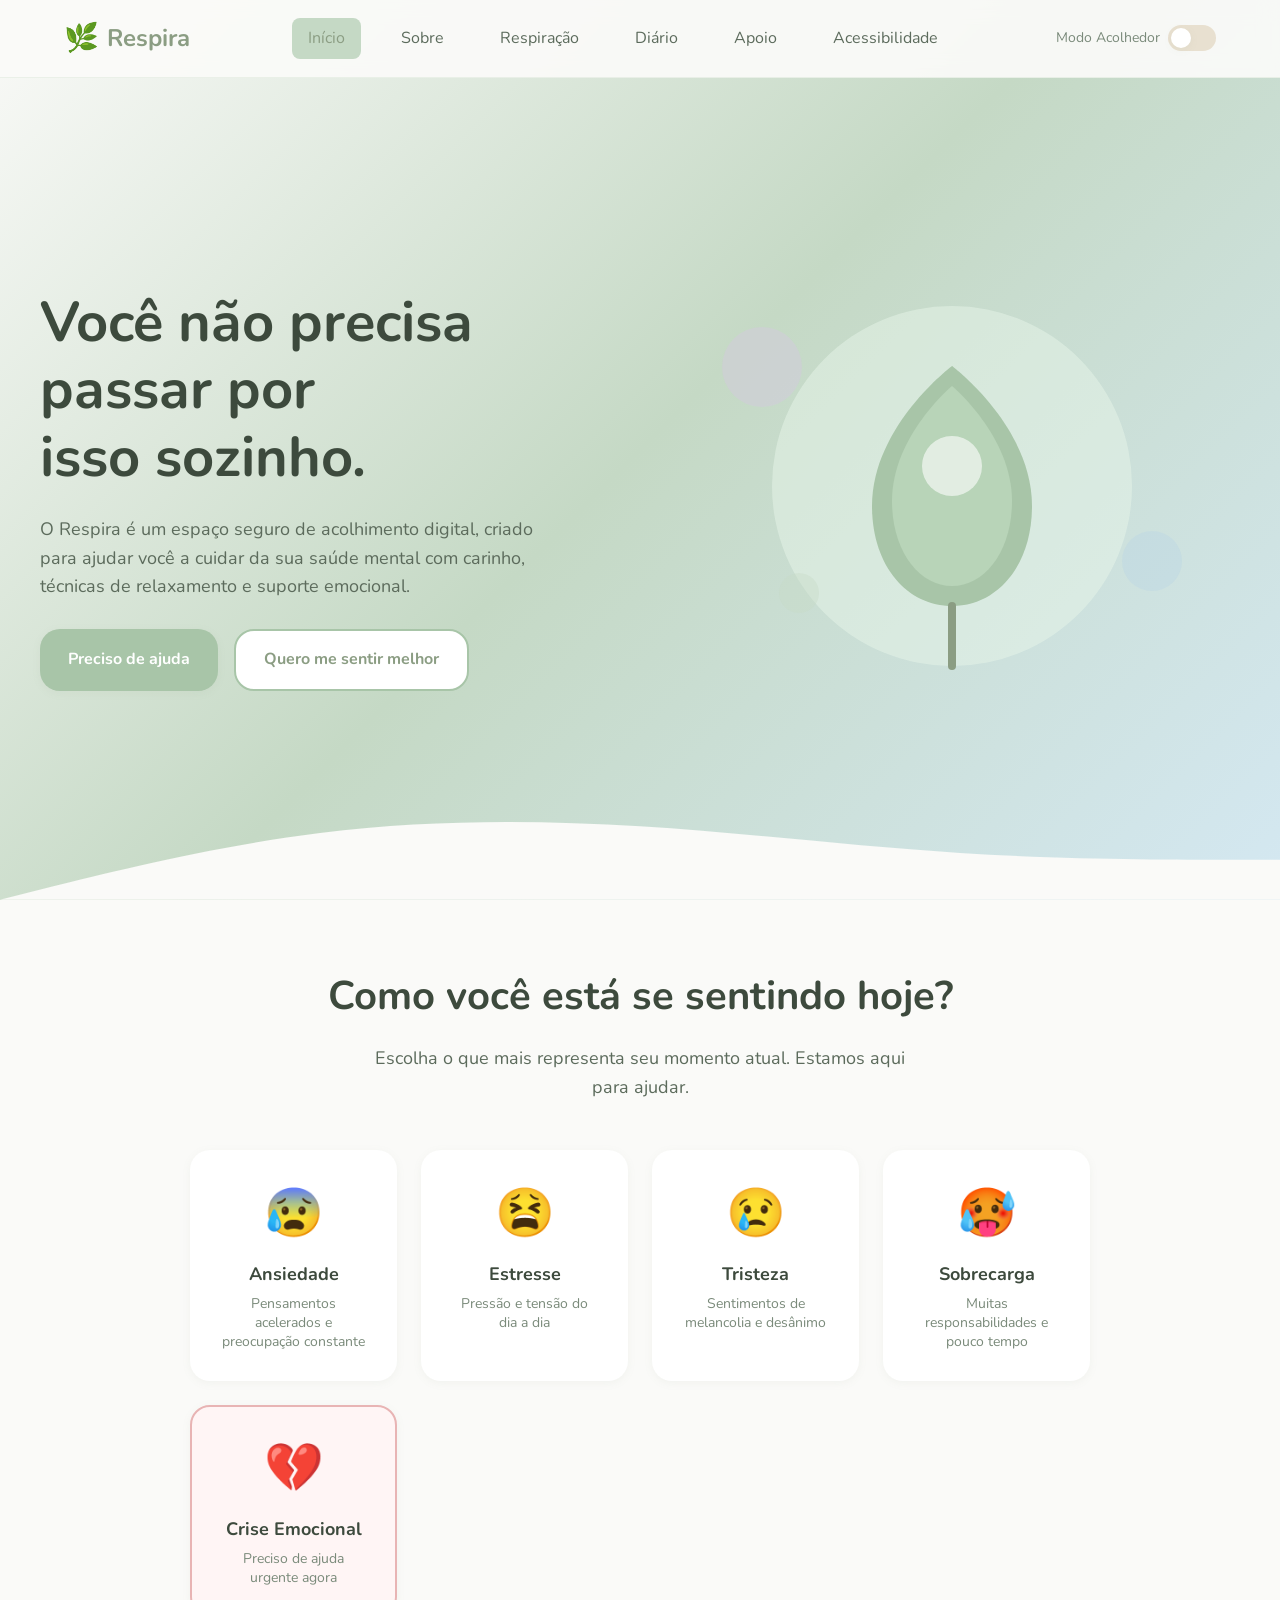
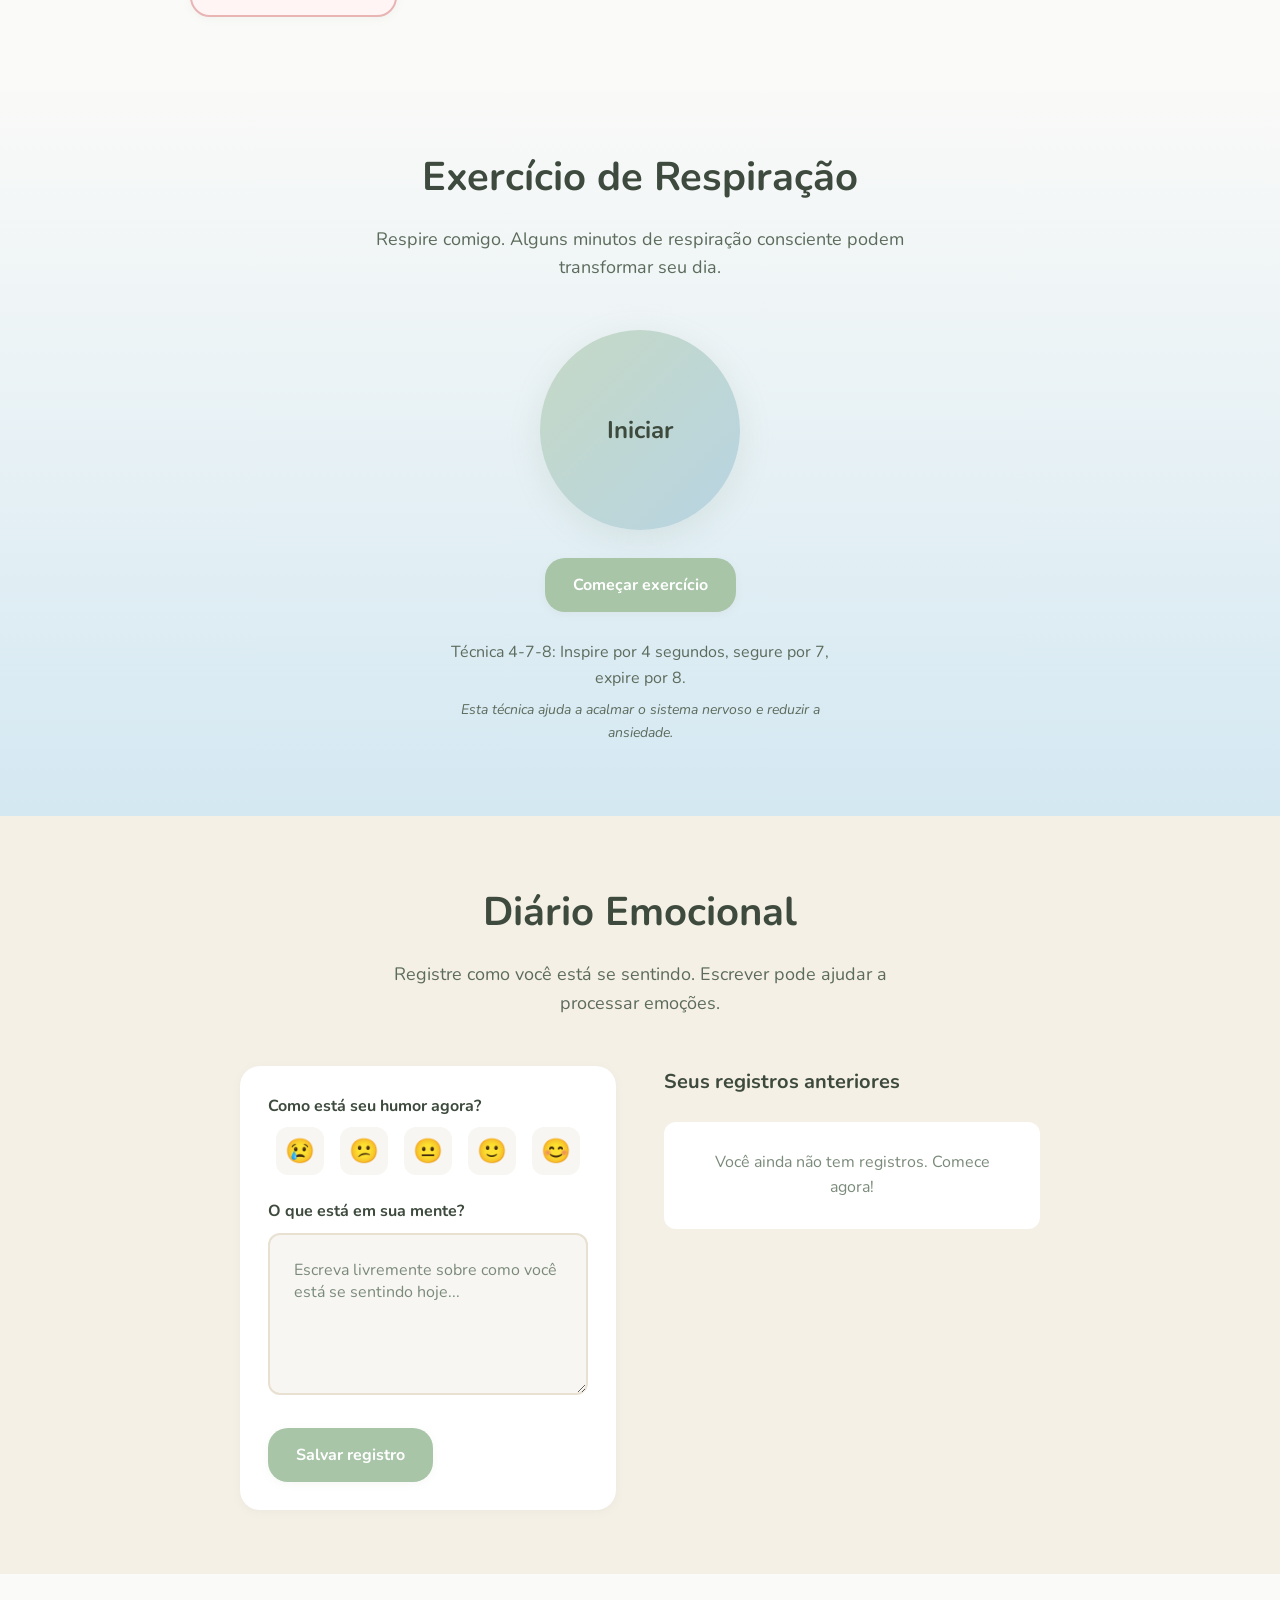
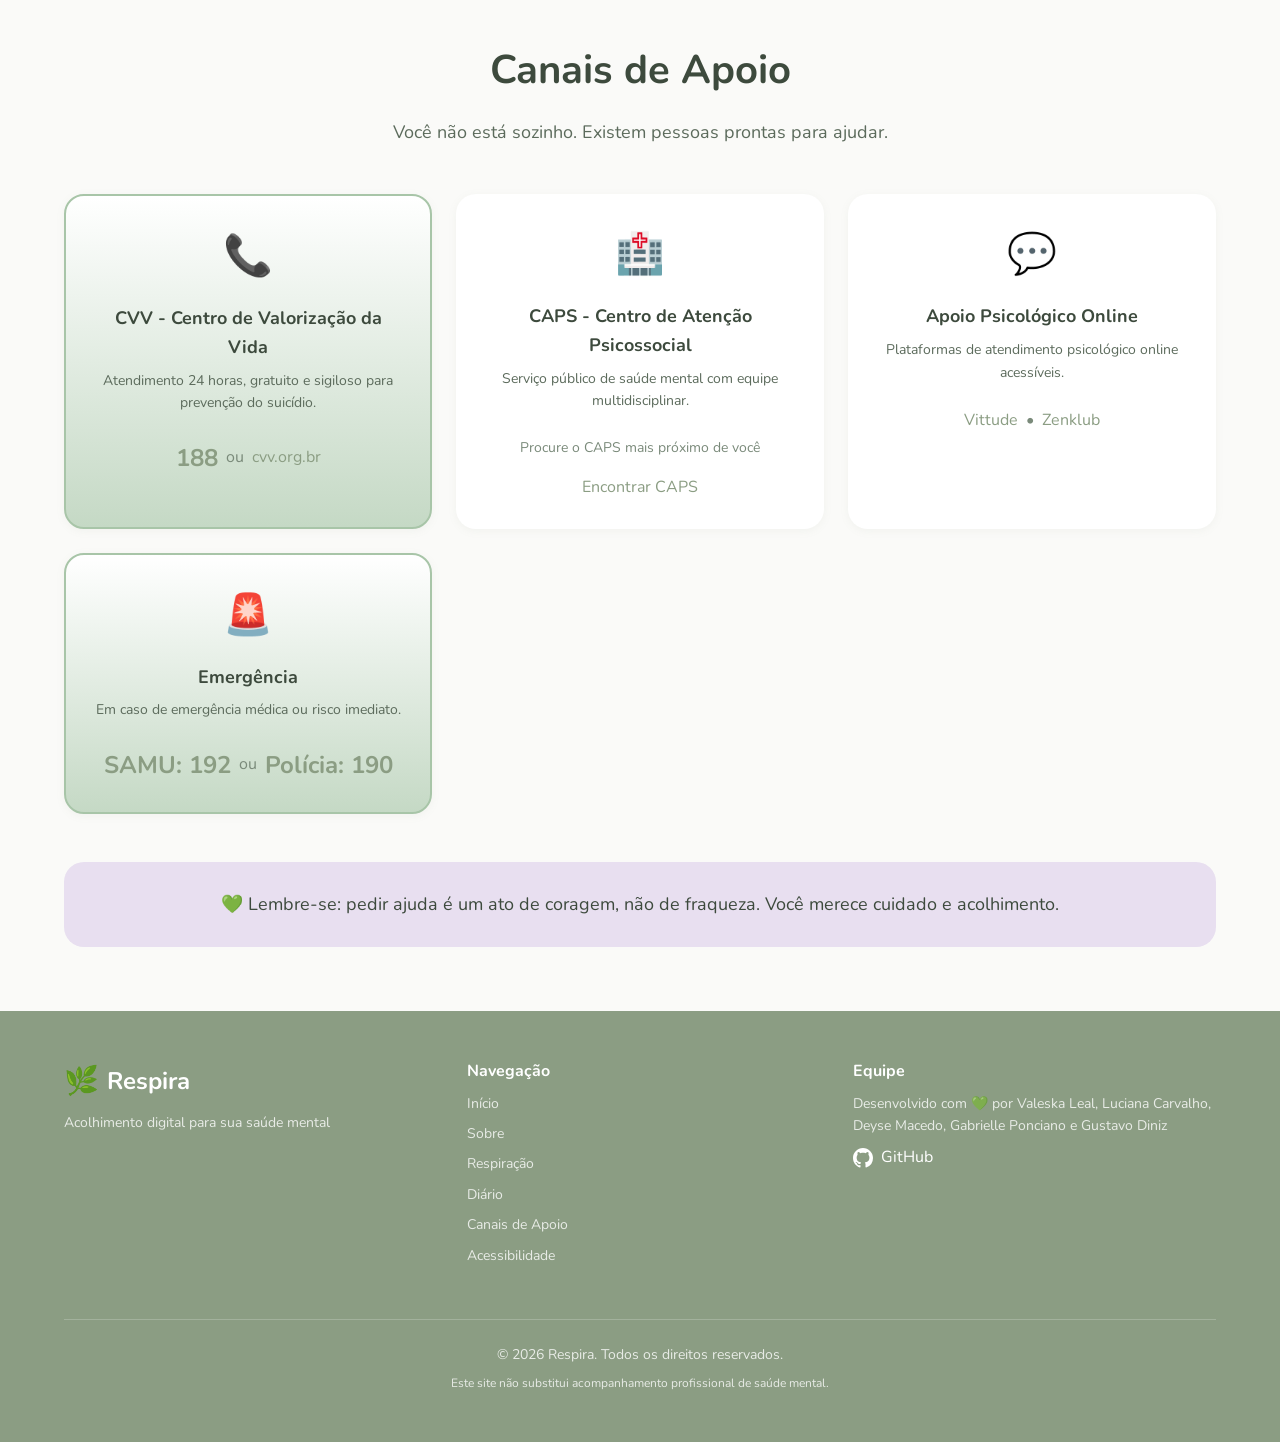
<file: index.html>
<!doctype html>
<html lang="pt-BR">
  <head>
    <meta charset="UTF-8" />
    <meta name="viewport" content="width=device-width, initial-scale=1.0" />
    <title>Respira - Acolhimento Digital e Saúde Mental</title>
    <meta
      name="description"
      content="Você não precisa passar por isso sozinho. O Respira oferece acolhimento emocional, exercícios de respiração e apoio para sua saúde mental."
    />
    <link rel="stylesheet" href="CSS/style.css" />
    <script src="JS/global-accessibility.js"></script>
  </head>
  <body>
    <!-- Skip link para acessibilidade -->
    <a href="#main-content" class="skip-link"
      >Pular para o conteúdo principal</a
    >

    <!-- Header com toggle do Modo Acolhedor -->
    <header class="header">
      <div class="container header-content">
        <a href="#" class="logo">
          <span class="logo-icon">🌿</span>
          Respira
        </a>
        <nav class="nav">
          <a href="index.html" class="nav-link active">Início</a>
          <a href="HTML/sobre.html" class="nav-link">Sobre</a>
          <a href="HTML/respiracao.html" class="nav-link">Respiração</a>
          <a href="HTML/diario.html" class="nav-link">Diário</a>
          <a href="HTML/apoio.html" class="nav-link">Apoio</a>
          <a href="HTML/acessibilidade.html" class="nav-link"
            >Acessibilidade</a
          >
        </nav>
        <!-- RN04: Toggle para Modo Acolhedor -->
        <div class="modo-acolhedor-toggle">
          <label class="toggle-label" for="modoAcolhedor">
            <span class="toggle-text">Modo Acolhedor</span>
            <div class="toggle-switch">
              <input type="checkbox" id="modoAcolhedor" class="toggle-input" />
              <span class="toggle-slider"></span>
            </div>
          </label>
        </div>
        <button class="mobile-menu-btn" aria-label="Menu">
          <span></span>
          <span></span>
          <span></span>
        </button>
      </div>
    </header>

    <!-- Mobile Menu -->
    <div class="mobile-menu">
      <a href="index.html" class="mobile-nav-link">Início</a>
      <a href="HTML/sobre.html" class="mobile-nav-link">Sobre</a>
      <a href="HTML/respiracao.html" class="mobile-nav-link">Respiração</a>
      <a href="HTML/diario.html" class="mobile-nav-link">Diário</a>
      <a href="HTML/apoio.html" class="mobile-nav-link">Apoio</a>
      <a href="HTML/acessibilidade.html" class="mobile-nav-link"
        >Acessibilidade</a
      >
    </div>

    <main id="main-content">
      <!-- 1. HERO SECTION -->
      <section class="hero">
        <div class="container hero-content">
          <div class="hero-text">
            <h1 class="hero-title">
              Você não precisa passar por isso sozinho.
            </h1>
            <p class="hero-subtitle">
              O Respira é um espaço seguro de acolhimento digital, criado para
              ajudar você a cuidar da sua saúde mental com carinho, técnicas de
              relaxamento e suporte emocional.
            </p>
            <div class="hero-buttons">
              <a href="#apoio" class="btn btn-primary">Preciso de ajuda</a>
              <a href="#como-voce-esta" class="btn btn-secondary"
                >Quero me sentir melhor</a
              >
            </div>
          </div>
          <div class="hero-illustration">
            <div class="floating-shapes">
              <div class="shape shape-1"></div>
              <div class="shape shape-2"></div>
              <div class="shape shape-3"></div>
            </div>
            <div class="hero-image">
              <svg
                viewBox="0 0 400 400"
                fill="none"
                xmlns="http://www.w3.org/2000/svg"
              >
                <circle
                  cx="200"
                  cy="200"
                  r="180"
                  fill="#E8F5E9"
                  opacity="0.5"
                />
                <path
                  d="M200 80C200 80 120 140 120 220C120 280 155 320 200 320C245 320 280 280 280 220C280 140 200 80 200 80Z"
                  fill="#A8C5A8"
                />
                <path
                  d="M200 100C200 100 140 150 140 215C140 265 167 300 200 300C233 300 260 265 260 215C260 150 200 100 200 100Z"
                  fill="#B8D4B8"
                />
                <circle cx="200" cy="180" r="30" fill="#fff" opacity="0.6" />
                <path
                  d="M200 320V380"
                  stroke="#8B9D83"
                  stroke-width="8"
                  stroke-linecap="round"
                />
              </svg>
            </div>
          </div>
        </div>
        <div class="hero-wave">
          <svg
            viewBox="0 0 1440 120"
            fill="none"
            xmlns="http://www.w3.org/2000/svg"
            preserveAspectRatio="none"
          >
            <path
              d="M0 120L60 105C120 90 240 60 360 45C480 30 600 30 720 37.5C840 45 960 60 1080 67.5C1200 75 1320 75 1380 75L1440 75V120H1380C1320 120 1200 120 1080 120C960 120 840 120 720 120C600 120 480 120 360 120C240 120 120 120 60 120H0Z"
              fill="#FAFAF8"
            />
          </svg>
        </div>
      </section>

      <!-- 2. SEÇÃO "COMO VOCÊ ESTÁ HOJE?" -->
      <section id="como-voce-esta" class="section emotions-section">
        <div class="container">
          <div class="section-header">
            <h2 class="section-title">Como você está se sentindo hoje?</h2>
            <p class="section-subtitle">
              Escolha o que mais representa seu momento atual. Estamos aqui para
              ajudar.
            </p>
          </div>

          <div class="emotions-grid">
            <!-- Card Ansiedade -->
            <button class="emotion-card" data-emotion="ansiedade">
              <div class="emotion-icon">😰</div>
              <h3 class="emotion-title">Ansiedade</h3>
              <p class="emotion-desc">
                Pensamentos acelerados e preocupação constante
              </p>
            </button>

            <!-- Card Estresse -->
            <button class="emotion-card" data-emotion="estresse">
              <div class="emotion-icon">😫</div>
              <h3 class="emotion-title">Estresse</h3>
              <p class="emotion-desc">Pressão e tensão do dia a dia</p>
            </button>

            <!-- Card Tristeza -->
            <button class="emotion-card" data-emotion="tristeza">
              <div class="emotion-icon">😢</div>
              <h3 class="emotion-title">Tristeza</h3>
              <p class="emotion-desc">Sentimentos de melancolia e desânimo</p>
            </button>

            <!-- Card Sobrecarga -->
            <button class="emotion-card" data-emotion="sobrecarga">
              <div class="emotion-icon">🥵</div>
              <h3 class="emotion-title">Sobrecarga</h3>
              <p class="emotion-desc">Muitas responsabilidades e pouco tempo</p>
            </button>

            <!-- Card Crise Emocional (RN01) -->
            <button
              class="emotion-card emotion-card-crisis"
              data-emotion="crise"
            >
              <div class="emotion-icon">💔</div>
              <h3 class="emotion-title">Crise Emocional</h3>
              <p class="emotion-desc">Preciso de ajuda urgente agora</p>
            </button>
          </div>

          <!-- Conteúdo Dinâmico baseado na emoção selecionada -->
          <div
            id="conteudo-emocional"
            class="emotional-content"
            style="display: none"
          >
            <!-- Conteúdo será inserido dinamicamente via JavaScript -->
          </div>
        </div>
      </section>

      <!-- Alerta de Apoio (RN03) - Exibido após 3 emoções negativas -->
      <div id="alerta-apoio" class="support-alert" style="display: none">
        <div class="support-alert-content">
          <button class="support-alert-close" aria-label="Fechar">
            &times;
          </button>
          <div class="support-alert-icon">💚</div>
          <h3>Estamos aqui por você</h3>
          <p>
            Notamos que você tem passado por momentos difíceis. Que tal
            conversar com um profissional? Buscar apoio é um ato de coragem e
            autocuidado.
          </p>
          <a href="#apoio" class="btn btn-primary">Ver opções de apoio</a>
        </div>
      </div>

      <!-- 4. EXERCÍCIO RESPIRATÓRIO -->
      <section id="respiracao" class="section breathing-section">
        <div class="container">
          <div class="section-header">
            <h2 class="section-title">Exercício de Respiração</h2>
            <p class="section-subtitle">
              Respire comigo. Alguns minutos de respiração consciente podem
              transformar seu dia.
            </p>
          </div>

          <div class="breathing-container">
            <div class="breathing-circle" id="breathingCircle">
              <span class="breathing-text" id="breathingText">Iniciar</span>
            </div>

            <div class="breathing-controls">
              <button class="btn btn-primary" id="startBreathing">
                Começar exercício
              </button>
              <button
                class="btn btn-secondary"
                id="stopBreathing"
                style="display: none"
              >
                Pausar
              </button>
            </div>

            <div class="breathing-info">
              <p>
                Técnica 4-7-8: Inspire por 4 segundos, segure por 7, expire por
                8.
              </p>
              <p class="breathing-tip">
                Esta técnica ajuda a acalmar o sistema nervoso e reduzir a
                ansiedade.
              </p>
            </div>
          </div>
        </div>
      </section>

      <!-- 5. DIÁRIO EMOCIONAL -->
      <section id="diario" class="section diary-section">
        <div class="container">
          <div class="section-header">
            <h2 class="section-title">Diário Emocional</h2>
            <p class="section-subtitle">
              Registre como você está se sentindo. Escrever pode ajudar a
              processar emoções.
            </p>
          </div>

          <div class="diary-container">
            <form class="diary-form" id="diaryForm">
              <div class="diary-mood">
                <label class="diary-label">Como está seu humor agora?</label>
                <div class="mood-options">
                  <button type="button" class="mood-btn" data-mood="muito-mal">
                    😢
                  </button>
                  <button type="button" class="mood-btn" data-mood="mal">
                    😕
                  </button>
                  <button type="button" class="mood-btn" data-mood="neutro">
                    😐
                  </button>
                  <button type="button" class="mood-btn" data-mood="bem">
                    🙂
                  </button>
                  <button type="button" class="mood-btn" data-mood="muito-bem">
                    😊
                  </button>
                </div>
              </div>

              <div class="diary-entry">
                <label class="diary-label" for="diaryText"
                  >O que está em sua mente?</label
                >
                <textarea
                  id="diaryText"
                  class="diary-textarea"
                  placeholder="Escreva livremente sobre como você está se sentindo hoje..."
                  rows="5"
                ></textarea>
              </div>

              <button type="submit" class="btn btn-primary diary-submit">
                Salvar registro
              </button>
            </form>

            <div class="diary-history">
              <h3 class="diary-history-title">Seus registros anteriores</h3>
              <div id="diaryEntries" class="diary-entries">
                <!-- Entradas serão carregadas via JavaScript do LocalStorage -->
                <p class="diary-empty">
                  Você ainda não tem registros. Comece agora!
                </p>
              </div>
            </div>
          </div>
        </div>
      </section>

      <!-- 6. SEÇÃO DE APOIO -->
      <section id="apoio" class="section support-section">
        <div class="container">
          <div class="section-header">
            <h2 class="section-title">Canais de Apoio</h2>
            <p class="section-subtitle">
              Você não está sozinho. Existem pessoas prontas para ajudar.
            </p>
          </div>

          <div class="support-grid">
            <!-- CVV -->
            <div class="support-card support-card-emergency">
              <div class="support-icon">📞</div>
              <h3 class="support-title">CVV - Centro de Valorização da Vida</h3>
              <p class="support-desc">
                Atendimento 24 horas, gratuito e sigiloso para prevenção do
                suicídio.
              </p>
              <div class="support-contact">
                <a href="tel:188" class="support-phone">188</a>
                <span class="support-divider">ou</span>
                <a
                  href="https://www.cvv.org.br"
                  target="_blank"
                  class="support-link"
                  >cvv.org.br</a
                >
              </div>
            </div>

            <!-- CAPS -->
            <div class="support-card">
              <div class="support-icon">🏥</div>
              <h3 class="support-title">
                CAPS - Centro de Atenção Psicossocial
              </h3>
              <p class="support-desc">
                Serviço público de saúde mental com equipe multidisciplinar.
              </p>
              <div class="support-contact">
                <p class="support-info">Procure o CAPS mais próximo de você</p>
                <a
                  href="https://www.gov.br/saude/pt-br/composicao/saps/caps"
                  target="_blank"
                  class="support-link"
                  >Encontrar CAPS</a
                >
              </div>
            </div>

            <!-- Apoio Psicológico Online -->
            <div class="support-card">
              <div class="support-icon">💬</div>
              <h3 class="support-title">Apoio Psicológico Online</h3>
              <p class="support-desc">
                Plataformas de atendimento psicológico online acessíveis.
              </p>
              <div class="support-contact">
                <a
                  href="https://www.vittude.com"
                  target="_blank"
                  class="support-link"
                  >Vittude</a
                >
                <span class="support-divider">•</span>
                <a
                  href="https://www.zenklub.com.br"
                  target="_blank"
                  class="support-link"
                  >Zenklub</a
                >
              </div>
            </div>

            <!-- Emergência -->
            <div class="support-card support-card-emergency">
              <div class="support-icon">🚨</div>
              <h3 class="support-title">Emergência</h3>
              <p class="support-desc">
                Em caso de emergência médica ou risco imediato.
              </p>
              <div class="support-contact">
                <a href="tel:192" class="support-phone">SAMU: 192</a>
                <span class="support-divider">ou</span>
                <a href="tel:190" class="support-phone">Polícia: 190</a>
              </div>
            </div>
          </div>

          <!-- Mensagem de Acolhimento -->
          <div class="support-message">
            <p>
              💚 Lembre-se: pedir ajuda é um ato de coragem, não de fraqueza.
              Você merece cuidado e acolhimento.
            </p>
          </div>
        </div>
      </section>
    </main>

    <!-- 7. RODAPÉ -->
    <footer class="footer">
      <div class="container footer-content">
        <div class="footer-brand">
          <span class="logo">
            <span class="logo-icon">🌿</span>
            Respira
          </span>
          <p class="footer-tagline">
            Acolhimento digital para sua saúde mental
          </p>
        </div>

        <div class="footer-info">
          <div class="footer-section">
            <h4>Navegação</h4>
            <nav class="footer-nav">
              <a href="index.html">Início</a>
              <a href="HTML/sobre.html">Sobre</a>
              <a href="HTML/respiracao.html">Respiração</a>
              <a href="HTML/diario.html">Diário</a>
              <a href="HTML/apoio.html">Canais de Apoio</a>
              <a href="HTML/acessibilidade.html">Acessibilidade</a>
            </nav>
          </div>

          <div class="footer-section">
            <h4>Equipe</h4>
            <p>
              Desenvolvido com 💚 por Valeska Leal, Luciana Carvalho, Deyse
              Macedo, Gabrielle Ponciano e Gustavo Diniz
            </p>
            <a
              href="https://github.com/lealvaleska/RESPIRA_WEB"
              target="_blank"
              class="footer-github"
            >
              <svg
                width="20"
                height="20"
                viewBox="0 0 24 24"
                fill="currentColor"
              >
                <path
                  d="M12 0C5.37 0 0 5.37 0 12c0 5.31 3.435 9.795 8.205 11.385.6.105.825-.255.825-.57 0-.285-.015-1.23-.015-2.235-3.015.555-3.795-.735-4.035-1.41-.135-.345-.72-1.41-1.23-1.695-.42-.225-1.02-.78-.015-.795.945-.015 1.62.87 1.845 1.23 1.08 1.815 2.805 1.305 3.495.99.105-.78.42-1.305.765-1.605-2.67-.3-5.46-1.335-5.46-5.925 0-1.305.465-2.385 1.23-3.225-.12-.3-.54-1.53.12-3.18 0 0 1.005-.315 3.3 1.23.96-.27 1.98-.405 3-.405s2.04.135 3 .405c2.295-1.56 3.3-1.23 3.3-1.23.66 1.65.24 2.88.12 3.18.765.84 1.23 1.905 1.23 3.225 0 4.605-2.805 5.625-5.475 5.925.435.375.81 1.095.81 2.22 0 1.605-.015 2.895-.015 3.3 0 .315.225.69.825.57A12.02 12.02 0 0024 12c0-6.63-5.37-12-12-12z"
                />
              </svg>
              GitHub
            </a>
          </div>
        </div>

        <div class="footer-bottom">
          <p>&copy; 2026 Respira. Todos os direitos reservados.</p>
          <p class="footer-disclaimer">
            Este site não substitui acompanhamento profissional de saúde mental.
          </p>
        </div>
      </div>
    </footer>

    <script src="JS/app.js"></script>
  </body>
</html>
</file>
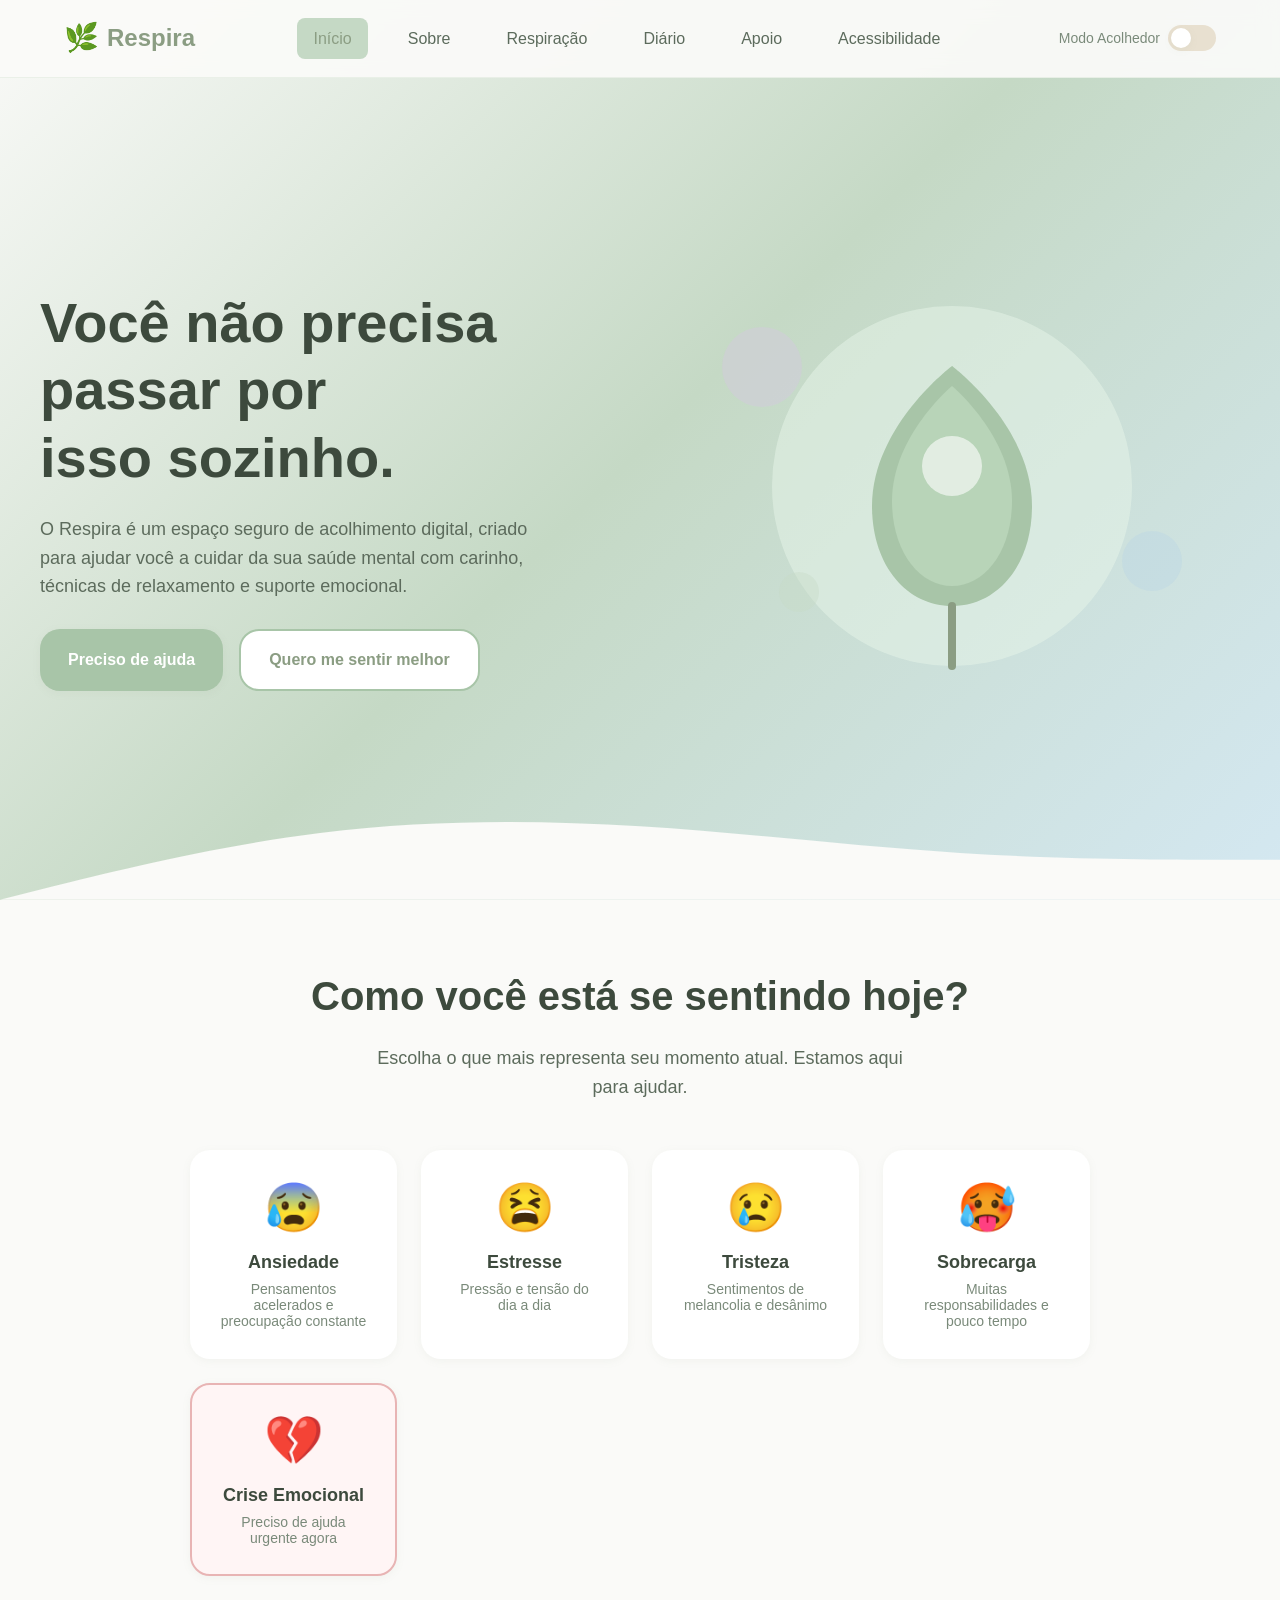
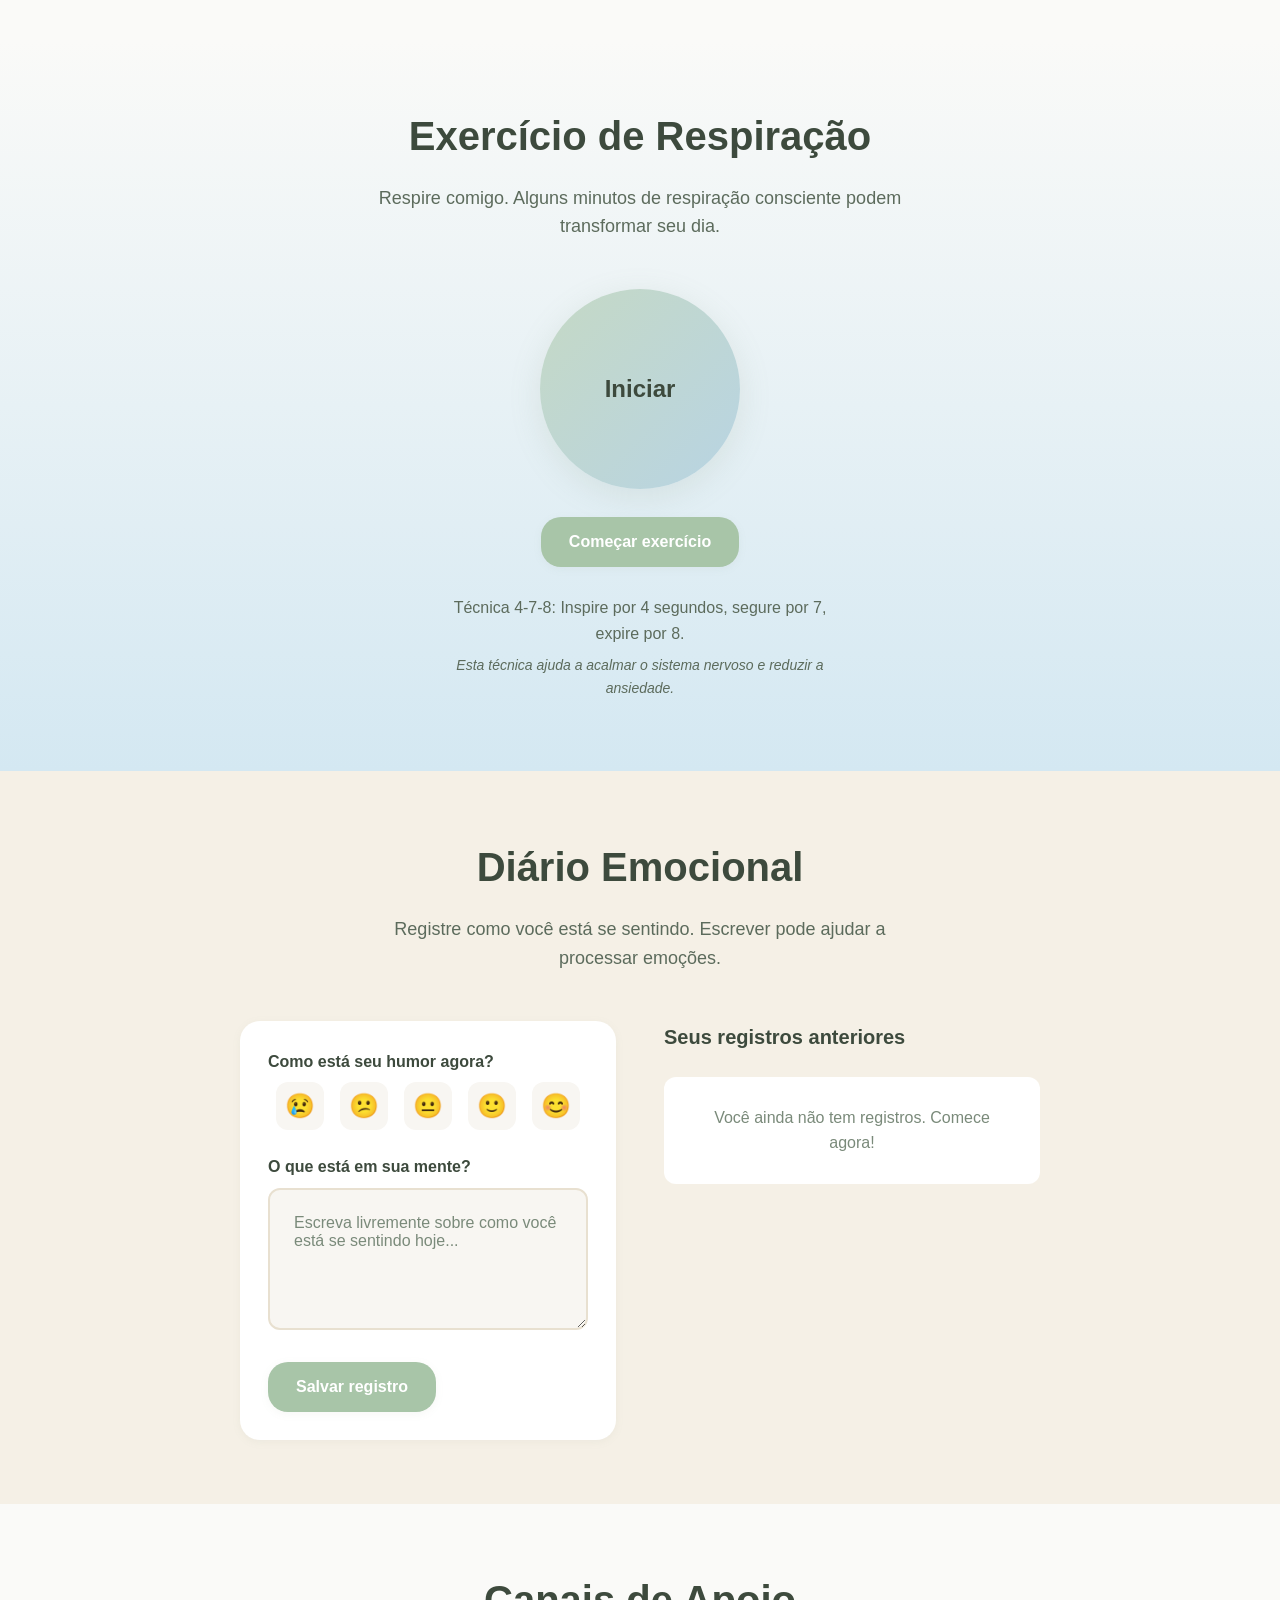
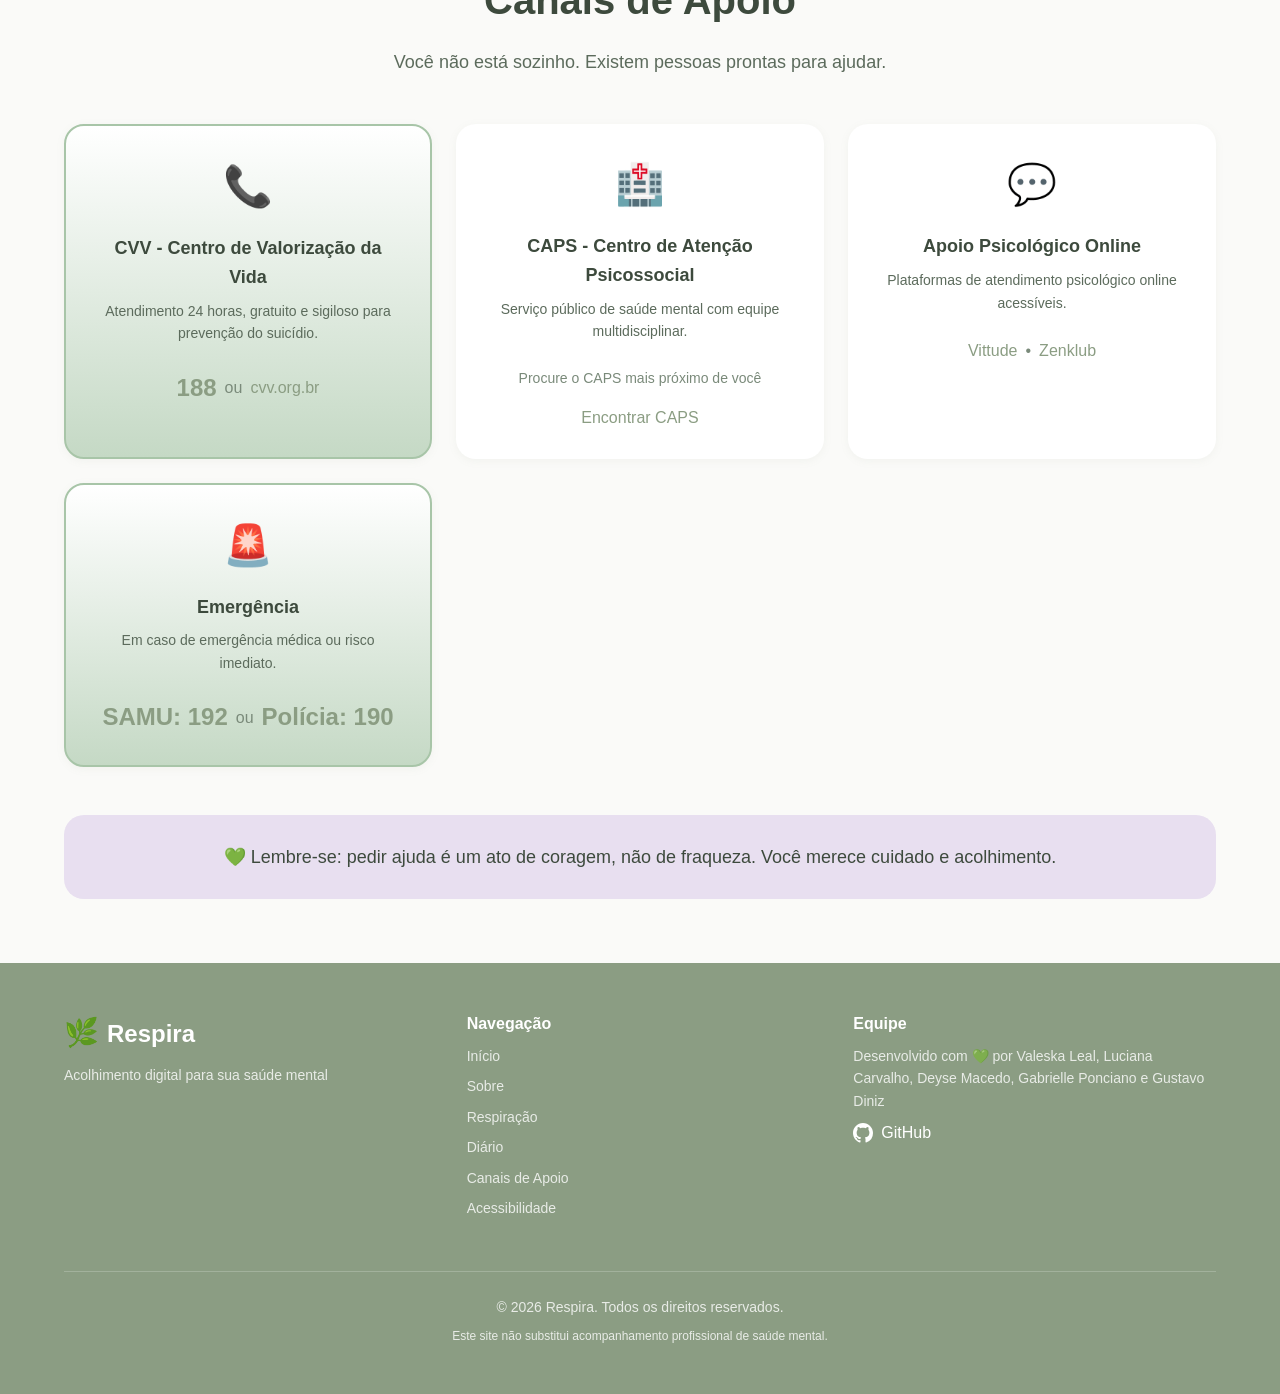
<file: RESPIRA_WEB/HTML/index.html>
<!doctype html>
<html lang="pt-BR">
  <head>
    <meta charset="UTF-8" />
    <meta name="viewport" content="width=device-width, initial-scale=1.0" />
    <title>Respira - Acolhimento Digital e Saúde Mental</title>
    <meta
      name="description"
      content="Você não precisa passar por isso sozinho. O Respira oferece acolhimento emocional, exercícios de respiração e apoio para sua saúde mental."
    />
    <link rel="stylesheet" href="../CSS/style.css" />
    <script src="../JS/global-accessibility.js"></script>
  </head>
  <body>
    <!-- Skip link para acessibilidade -->
    <a href="#main-content" class="skip-link"
      >Pular para o conteúdo principal</a
    >

    <!-- Header com toggle do Modo Acolhedor -->
    <header class="header">
      <div class="container header-content">
        <a href="#" class="logo">
          <span class="logo-icon">🌿</span>
          Respira
        </a>
        <nav class="nav">
          <a href="index.html" class="nav-link active">Início</a>
          <a href="sobre.html" class="nav-link">Sobre</a>
          <a href="respiracao.html" class="nav-link">Respiração</a>
          <a href="diario.html" class="nav-link">Diário</a>
          <a href="apoio.html" class="nav-link">Apoio</a>
          <a href="acessibilidade.html" class="nav-link">Acessibilidade</a>
        </nav>
        <!-- RN04: Toggle para Modo Acolhedor -->
        <div class="modo-acolhedor-toggle">
          <label class="toggle-label" for="modoAcolhedor">
            <span class="toggle-text">Modo Acolhedor</span>
            <div class="toggle-switch">
              <input type="checkbox" id="modoAcolhedor" class="toggle-input" />
              <span class="toggle-slider"></span>
            </div>
          </label>
        </div>
        <button class="mobile-menu-btn" aria-label="Menu">
          <span></span>
          <span></span>
          <span></span>
        </button>
      </div>
    </header>

    <!-- Mobile Menu -->
    <div class="mobile-menu">
      <a href="index.html" class="mobile-nav-link">Início</a>
      <a href="sobre.html" class="mobile-nav-link">Sobre</a>
      <a href="respiracao.html" class="mobile-nav-link">Respiração</a>
      <a href="diario.html" class="mobile-nav-link">Diário</a>
      <a href="apoio.html" class="mobile-nav-link">Apoio</a>
      <a href="acessibilidade.html" class="mobile-nav-link">Acessibilidade</a>
    </div>

    <main id="main-content">
      <!-- 1. HERO SECTION -->
      <section class="hero">
        <div class="container hero-content">
          <div class="hero-text">
            <h1 class="hero-title">
              Você não precisa passar por isso sozinho.
            </h1>
            <p class="hero-subtitle">
              O Respira é um espaço seguro de acolhimento digital, criado para
              ajudar você a cuidar da sua saúde mental com carinho, técnicas de
              relaxamento e suporte emocional.
            </p>
            <div class="hero-buttons">
              <a href="#apoio" class="btn btn-primary">Preciso de ajuda</a>
              <a href="#como-voce-esta" class="btn btn-secondary"
                >Quero me sentir melhor</a
              >
            </div>
          </div>
          <div class="hero-illustration">
            <div class="floating-shapes">
              <div class="shape shape-1"></div>
              <div class="shape shape-2"></div>
              <div class="shape shape-3"></div>
            </div>
            <div class="hero-image">
              <svg
                viewBox="0 0 400 400"
                fill="none"
                xmlns="http://www.w3.org/2000/svg"
              >
                <circle
                  cx="200"
                  cy="200"
                  r="180"
                  fill="#E8F5E9"
                  opacity="0.5"
                />
                <path
                  d="M200 80C200 80 120 140 120 220C120 280 155 320 200 320C245 320 280 280 280 220C280 140 200 80 200 80Z"
                  fill="#A8C5A8"
                />
                <path
                  d="M200 100C200 100 140 150 140 215C140 265 167 300 200 300C233 300 260 265 260 215C260 150 200 100 200 100Z"
                  fill="#B8D4B8"
                />
                <circle cx="200" cy="180" r="30" fill="#fff" opacity="0.6" />
                <path
                  d="M200 320V380"
                  stroke="#8B9D83"
                  stroke-width="8"
                  stroke-linecap="round"
                />
              </svg>
            </div>
          </div>
        </div>
        <div class="hero-wave">
          <svg
            viewBox="0 0 1440 120"
            fill="none"
            xmlns="http://www.w3.org/2000/svg"
            preserveAspectRatio="none"
          >
            <path
              d="M0 120L60 105C120 90 240 60 360 45C480 30 600 30 720 37.5C840 45 960 60 1080 67.5C1200 75 1320 75 1380 75L1440 75V120H1380C1320 120 1200 120 1080 120C960 120 840 120 720 120C600 120 480 120 360 120C240 120 120 120 60 120H0Z"
              fill="#FAFAF8"
            />
          </svg>
        </div>
      </section>

      <!-- 2. SEÇÃO "COMO VOCÊ ESTÁ HOJE?" -->
      <section id="como-voce-esta" class="section emotions-section">
        <div class="container">
          <div class="section-header">
            <h2 class="section-title">Como você está se sentindo hoje?</h2>
            <p class="section-subtitle">
              Escolha o que mais representa seu momento atual. Estamos aqui para
              ajudar.
            </p>
          </div>

          <div class="emotions-grid">
            <!-- Card Ansiedade -->
            <button class="emotion-card" data-emotion="ansiedade">
              <div class="emotion-icon">😰</div>
              <h3 class="emotion-title">Ansiedade</h3>
              <p class="emotion-desc">
                Pensamentos acelerados e preocupação constante
              </p>
            </button>

            <!-- Card Estresse -->
            <button class="emotion-card" data-emotion="estresse">
              <div class="emotion-icon">😫</div>
              <h3 class="emotion-title">Estresse</h3>
              <p class="emotion-desc">Pressão e tensão do dia a dia</p>
            </button>

            <!-- Card Tristeza -->
            <button class="emotion-card" data-emotion="tristeza">
              <div class="emotion-icon">😢</div>
              <h3 class="emotion-title">Tristeza</h3>
              <p class="emotion-desc">Sentimentos de melancolia e desânimo</p>
            </button>

            <!-- Card Sobrecarga -->
            <button class="emotion-card" data-emotion="sobrecarga">
              <div class="emotion-icon">🥵</div>
              <h3 class="emotion-title">Sobrecarga</h3>
              <p class="emotion-desc">Muitas responsabilidades e pouco tempo</p>
            </button>

            <!-- Card Crise Emocional (RN01) -->
            <button
              class="emotion-card emotion-card-crisis"
              data-emotion="crise"
            >
              <div class="emotion-icon">💔</div>
              <h3 class="emotion-title">Crise Emocional</h3>
              <p class="emotion-desc">Preciso de ajuda urgente agora</p>
            </button>
          </div>

          <!-- Conteúdo Dinâmico baseado na emoção selecionada -->
          <div
            id="conteudo-emocional"
            class="emotional-content"
            style="display: none"
          >
            <!-- Conteúdo será inserido dinamicamente via JavaScript -->
          </div>
        </div>
      </section>

      <!-- Alerta de Apoio (RN03) - Exibido após 3 emoções negativas -->
      <div id="alerta-apoio" class="support-alert" style="display: none">
        <div class="support-alert-content">
          <button class="support-alert-close" aria-label="Fechar">
            &times;
          </button>
          <div class="support-alert-icon">💚</div>
          <h3>Estamos aqui por você</h3>
          <p>
            Notamos que você tem passado por momentos difíceis. Que tal
            conversar com um profissional? Buscar apoio é um ato de coragem e
            autocuidado.
          </p>
          <a href="#apoio" class="btn btn-primary">Ver opções de apoio</a>
        </div>
      </div>

      <!-- 4. EXERCÍCIO RESPIRATÓRIO -->
      <section id="respiracao" class="section breathing-section">
        <div class="container">
          <div class="section-header">
            <h2 class="section-title">Exercício de Respiração</h2>
            <p class="section-subtitle">
              Respire comigo. Alguns minutos de respiração consciente podem
              transformar seu dia.
            </p>
          </div>

          <div class="breathing-container">
            <div class="breathing-circle" id="breathingCircle">
              <span class="breathing-text" id="breathingText">Iniciar</span>
            </div>

            <div class="breathing-controls">
              <button class="btn btn-primary" id="startBreathing">
                Começar exercício
              </button>
              <button
                class="btn btn-secondary"
                id="stopBreathing"
                style="display: none"
              >
                Pausar
              </button>
            </div>

            <div class="breathing-info">
              <p>
                Técnica 4-7-8: Inspire por 4 segundos, segure por 7, expire por
                8.
              </p>
              <p class="breathing-tip">
                Esta técnica ajuda a acalmar o sistema nervoso e reduzir a
                ansiedade.
              </p>
            </div>
          </div>
        </div>
      </section>

      <!-- 5. DIÁRIO EMOCIONAL -->
      <section id="diario" class="section diary-section">
        <div class="container">
          <div class="section-header">
            <h2 class="section-title">Diário Emocional</h2>
            <p class="section-subtitle">
              Registre como você está se sentindo. Escrever pode ajudar a
              processar emoções.
            </p>
          </div>

          <div class="diary-container">
            <form class="diary-form" id="diaryForm">
              <div class="diary-mood">
                <label class="diary-label">Como está seu humor agora?</label>
                <div class="mood-options">
                  <button type="button" class="mood-btn" data-mood="muito-mal">
                    😢
                  </button>
                  <button type="button" class="mood-btn" data-mood="mal">
                    😕
                  </button>
                  <button type="button" class="mood-btn" data-mood="neutro">
                    😐
                  </button>
                  <button type="button" class="mood-btn" data-mood="bem">
                    🙂
                  </button>
                  <button type="button" class="mood-btn" data-mood="muito-bem">
                    😊
                  </button>
                </div>
              </div>

              <div class="diary-entry">
                <label class="diary-label" for="diaryText"
                  >O que está em sua mente?</label
                >
                <textarea
                  id="diaryText"
                  class="diary-textarea"
                  placeholder="Escreva livremente sobre como você está se sentindo hoje..."
                  rows="5"
                ></textarea>
              </div>

              <button type="submit" class="btn btn-primary diary-submit">
                Salvar registro
              </button>
            </form>

            <div class="diary-history">
              <h3 class="diary-history-title">Seus registros anteriores</h3>
              <div id="diaryEntries" class="diary-entries">
                <!-- Entradas serão carregadas via JavaScript do LocalStorage -->
                <p class="diary-empty">
                  Você ainda não tem registros. Comece agora!
                </p>
              </div>
            </div>
          </div>
        </div>
      </section>

      <!-- 6. SEÇÃO DE APOIO -->
      <section id="apoio" class="section support-section">
        <div class="container">
          <div class="section-header">
            <h2 class="section-title">Canais de Apoio</h2>
            <p class="section-subtitle">
              Você não está sozinho. Existem pessoas prontas para ajudar.
            </p>
          </div>

          <div class="support-grid">
            <!-- CVV -->
            <div class="support-card support-card-emergency">
              <div class="support-icon">📞</div>
              <h3 class="support-title">CVV - Centro de Valorização da Vida</h3>
              <p class="support-desc">
                Atendimento 24 horas, gratuito e sigiloso para prevenção do
                suicídio.
              </p>
              <div class="support-contact">
                <a href="tel:188" class="support-phone">188</a>
                <span class="support-divider">ou</span>
                <a
                  href="https://www.cvv.org.br"
                  target="_blank"
                  class="support-link"
                  >cvv.org.br</a
                >
              </div>
            </div>

            <!-- CAPS -->
            <div class="support-card">
              <div class="support-icon">🏥</div>
              <h3 class="support-title">
                CAPS - Centro de Atenção Psicossocial
              </h3>
              <p class="support-desc">
                Serviço público de saúde mental com equipe multidisciplinar.
              </p>
              <div class="support-contact">
                <p class="support-info">Procure o CAPS mais próximo de você</p>
                <a
                  href="https://www.gov.br/saude/pt-br/composicao/saps/caps"
                  target="_blank"
                  class="support-link"
                  >Encontrar CAPS</a
                >
              </div>
            </div>

            <!-- Apoio Psicológico Online -->
            <div class="support-card">
              <div class="support-icon">💬</div>
              <h3 class="support-title">Apoio Psicológico Online</h3>
              <p class="support-desc">
                Plataformas de atendimento psicológico online acessíveis.
              </p>
              <div class="support-contact">
                <a
                  href="https://www.vittude.com"
                  target="_blank"
                  class="support-link"
                  >Vittude</a
                >
                <span class="support-divider">•</span>
                <a
                  href="https://www.zenklub.com.br"
                  target="_blank"
                  class="support-link"
                  >Zenklub</a
                >
              </div>
            </div>

            <!-- Emergência -->
            <div class="support-card support-card-emergency">
              <div class="support-icon">🚨</div>
              <h3 class="support-title">Emergência</h3>
              <p class="support-desc">
                Em caso de emergência médica ou risco imediato.
              </p>
              <div class="support-contact">
                <a href="tel:192" class="support-phone">SAMU: 192</a>
                <span class="support-divider">ou</span>
                <a href="tel:190" class="support-phone">Polícia: 190</a>
              </div>
            </div>
          </div>

          <!-- Mensagem de Acolhimento -->
          <div class="support-message">
            <p>
              💚 Lembre-se: pedir ajuda é um ato de coragem, não de fraqueza.
              Você merece cuidado e acolhimento.
            </p>
          </div>
        </div>
      </section>
    </main>

    <!-- 7. RODAPÉ -->
    <footer class="footer">
      <div class="container footer-content">
        <div class="footer-brand">
          <span class="logo">
            <span class="logo-icon">🌿</span>
            Respira
          </span>
          <p class="footer-tagline">
            Acolhimento digital para sua saúde mental
          </p>
        </div>

        <div class="footer-info">
          <div class="footer-section">
            <h4>Navegação</h4>
            <nav class="footer-nav">
              <a href="index.html">Início</a>
              <a href="sobre.html">Sobre</a>
              <a href="respiracao.html">Respiração</a>
              <a href="diario.html">Diário</a>
              <a href="apoio.html">Canais de Apoio</a>
              <a href="acessibilidade.html">Acessibilidade</a>
            </nav>
          </div>

          <div class="footer-section">
            <h4>Equipe</h4>
            <p>
              Desenvolvido com 💚 por Valeska Leal, Luciana Carvalho, Deyse Macedo, Gabrielle Ponciano e
              Gustavo Diniz
            </p>
            <a href="https://github.com/lealvaleska/RESPIRA_WEB" target="_blank" class="footer-github">
              <svg
                width="20"
                height="20"
                viewBox="0 0 24 24"
                fill="currentColor"
              >
                <path
                  d="M12 0C5.37 0 0 5.37 0 12c0 5.31 3.435 9.795 8.205 11.385.6.105.825-.255.825-.57 0-.285-.015-1.23-.015-2.235-3.015.555-3.795-.735-4.035-1.41-.135-.345-.72-1.41-1.23-1.695-.42-.225-1.02-.78-.015-.795.945-.015 1.62.87 1.845 1.23 1.08 1.815 2.805 1.305 3.495.99.105-.78.42-1.305.765-1.605-2.67-.3-5.46-1.335-5.46-5.925 0-1.305.465-2.385 1.23-3.225-.12-.3-.54-1.53.12-3.18 0 0 1.005-.315 3.3 1.23.96-.27 1.98-.405 3-.405s2.04.135 3 .405c2.295-1.56 3.3-1.23 3.3-1.23.66 1.65.24 2.88.12 3.18.765.84 1.23 1.905 1.23 3.225 0 4.605-2.805 5.625-5.475 5.925.435.375.81 1.095.81 2.22 0 1.605-.015 2.895-.015 3.3 0 .315.225.69.825.57A12.02 12.02 0 0024 12c0-6.63-5.37-12-12-12z"
                />
              </svg>
              GitHub
            </a>
          </div>
        </div>

        <div class="footer-bottom">
          <p>&copy; 2026 Respira. Todos os direitos reservados.</p>
          <p class="footer-disclaimer">
            Este site não substitui acompanhamento profissional de saúde mental.
          </p>
        </div>
      </div>
    </footer>

    <script src="../JS/app.js"></script>
  </body>
</html>
</file>
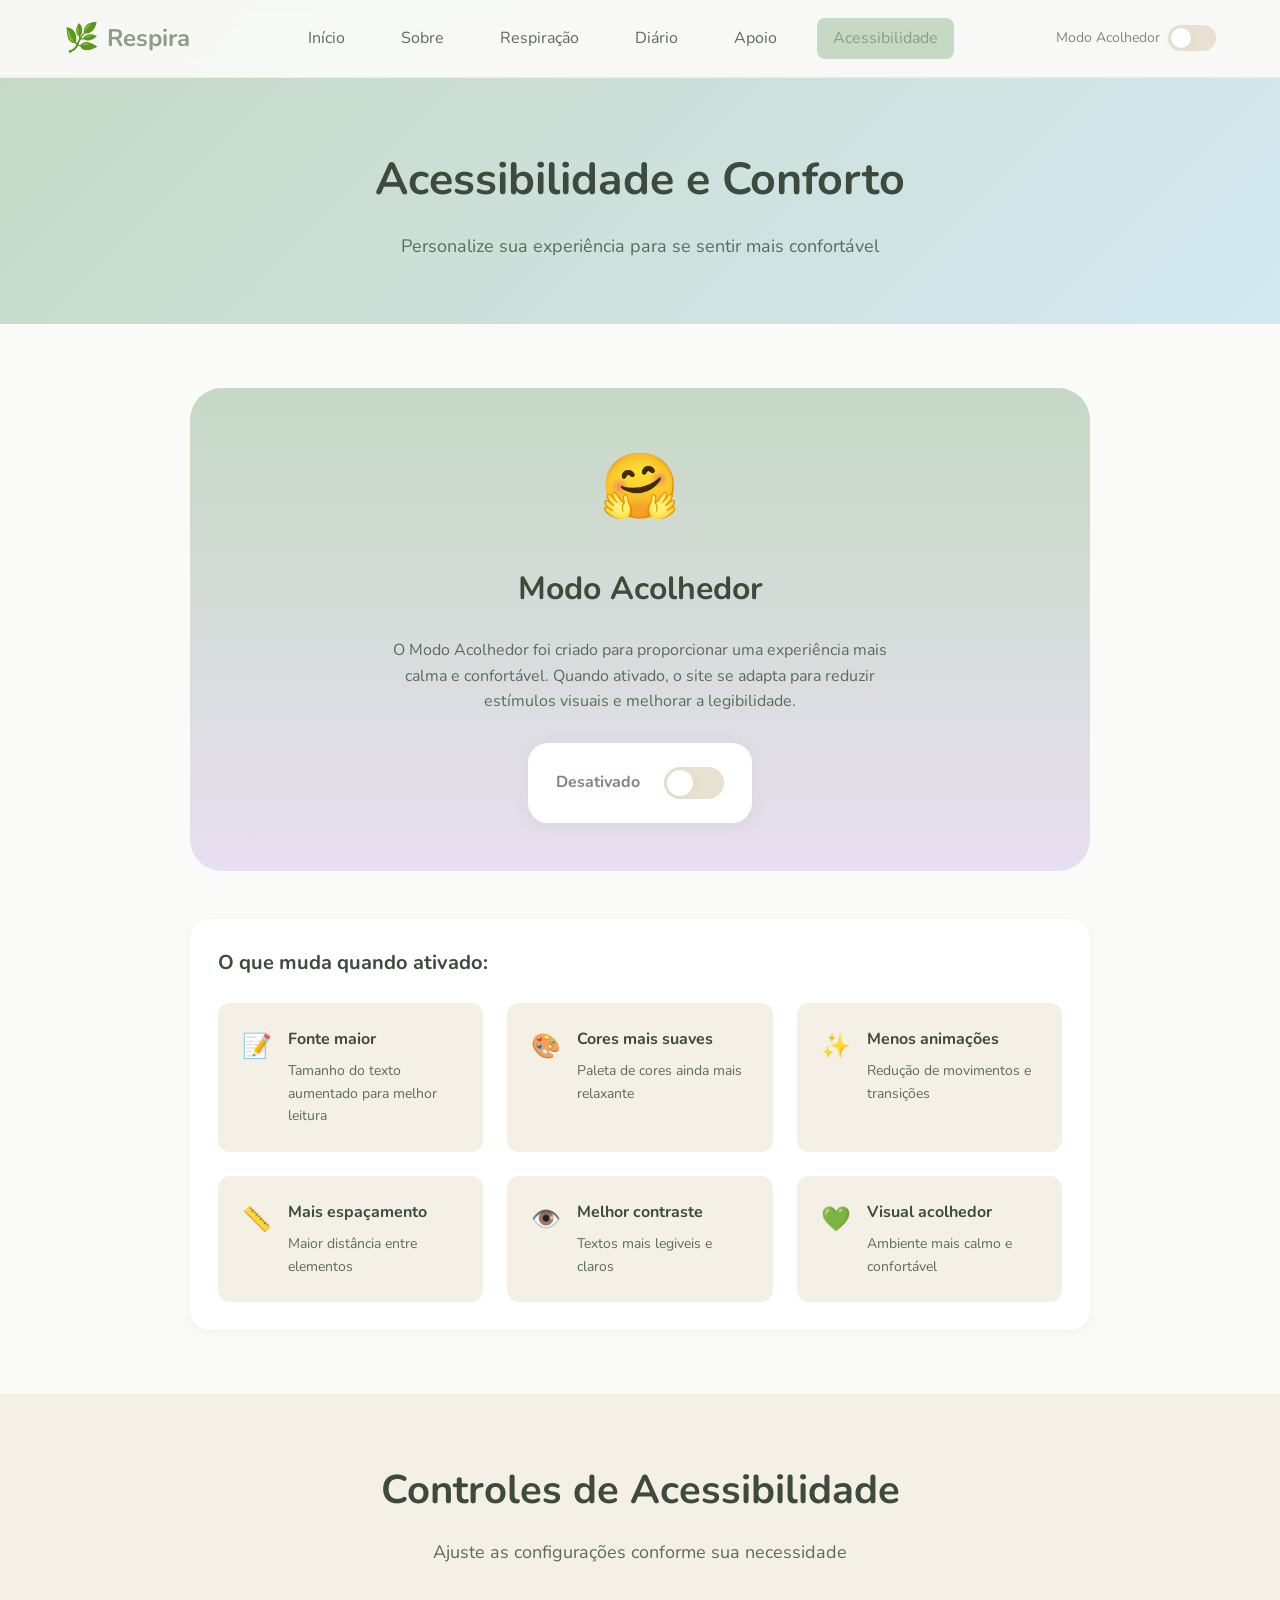
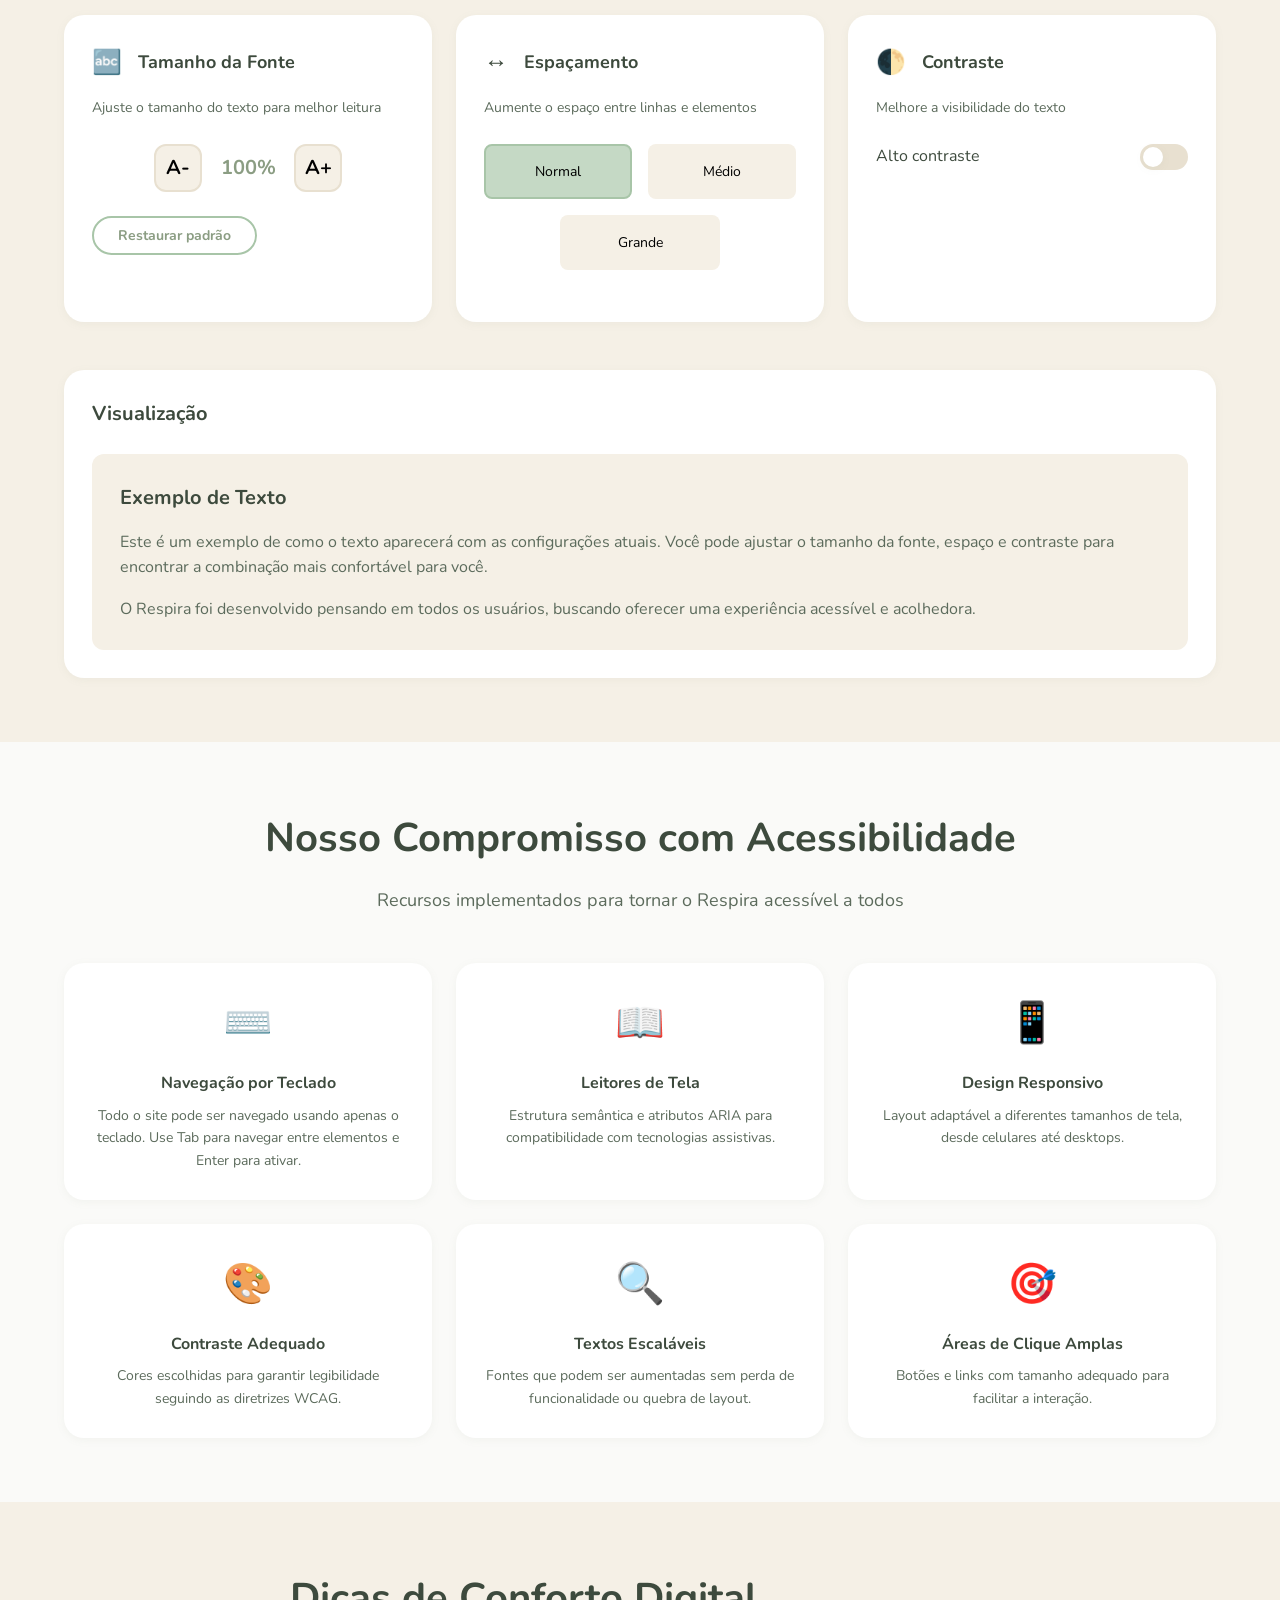
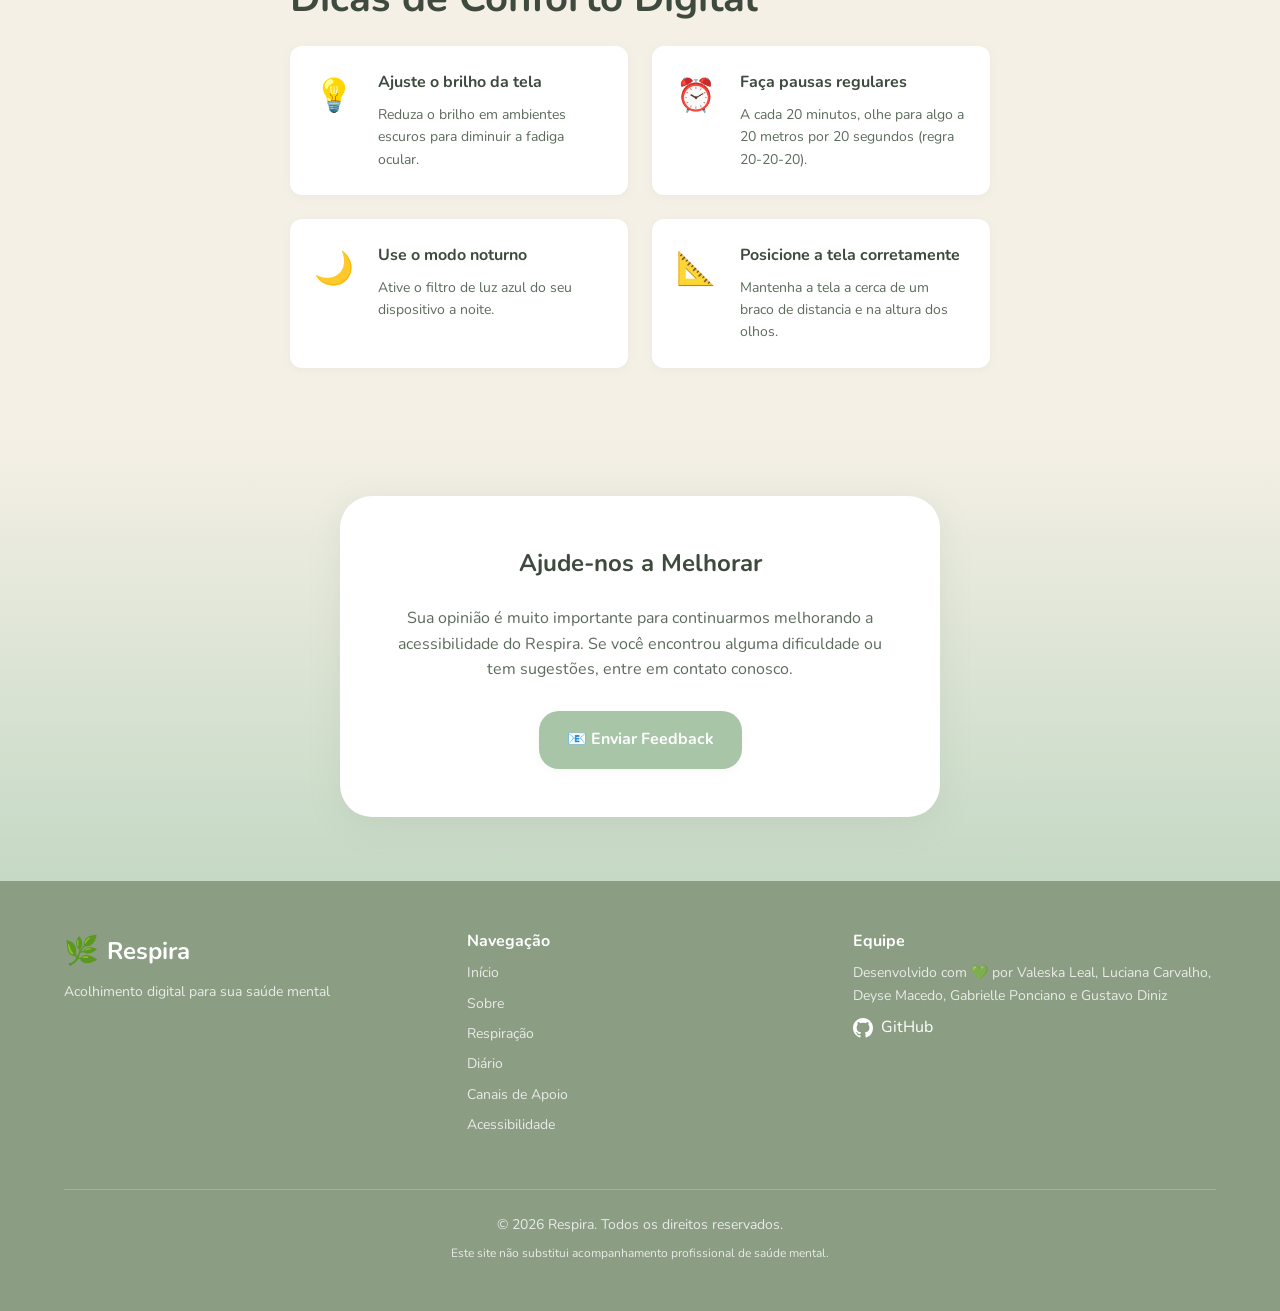
<file: HTML/acessibilidade.html>
<!doctype html>
<html lang="pt-BR">
  <head>
    <meta charset="UTF-8" />
    <meta name="viewport" content="width=device-width, initial-scale=1.0" />
    <title>Acessibilidade e Conforto - Respira</title>
    <meta
      name="description"
      content="Personalize sua experiência no Respira. Modo acolhedor, ajuste de fonte, contraste e redução de animações."
    />
    <link rel="stylesheet" href="../CSS/style.css" />
    <script src="../JS/global-accessibility.js"></script>
  </head>
  <body>
    <!-- Skip link para acessibilidade -->
    <a href="#main-content" class="skip-link"
      >Pular para o conteúdo principal</a
    >

    <!-- Header -->
    <header class="header">
      <div class="container header-content">
        <a href="../index.html" class="logo">
          <span class="logo-icon">🌿</span>
          Respira
        </a>
        <nav class="nav">
          <a href="../index.html" class="nav-link">Início</a>
          <a href="sobre.html" class="nav-link">Sobre</a>
          <a href="respiracao.html" class="nav-link">Respiração</a>
          <a href="diario.html" class="nav-link">Diário</a>
          <a href="apoio.html" class="nav-link">Apoio</a>
          <a href="acessibilidade.html" class="nav-link active"
            >Acessibilidade</a
          >
        </nav>
        <div class="modo-acolhedor-toggle">
          <label class="toggle-label" for="modoAcolhedor">
            <span class="toggle-text">Modo Acolhedor</span>
            <div class="toggle-switch">
              <input type="checkbox" id="modoAcolhedor" class="toggle-input" />
              <span class="toggle-slider"></span>
            </div>
          </label>
        </div>
        <button class="mobile-menu-btn" aria-label="Menu">
          <span></span>
          <span></span>
          <span></span>
        </button>
      </div>
    </header>

    <!-- Mobile Menu -->
    <div class="mobile-menu">
      <a href="../index.html" class="mobile-nav-link">Início</a>
      <a href="sobre.html" class="mobile-nav-link">Sobre</a>
      <a href="respiracao.html" class="mobile-nav-link">Respiração</a>
      <a href="diario.html" class="mobile-nav-link">Diário</a>
      <a href="apoio.html" class="mobile-nav-link">Apoio</a>
      <a href="acessibilidade.html" class="mobile-nav-link">Acessibilidade</a>
    </div>

    <main id="main-content">
      <!-- Hero Section -->
      <section class="page-hero">
        <div class="container">
          <h1 class="page-title">Acessibilidade e Conforto</h1>
          <p class="page-subtitle">
            Personalize sua experiência para se sentir mais confortável
          </p>
        </div>
      </section>

      <!-- Modo Acolhedor Principal -->
      <section class="section comfort-main-section">
        <div class="container">
          <div class="comfort-main">
            <div class="comfort-hero">
              <div class="comfort-icon-large">🤗</div>
              <h2>Modo Acolhedor</h2>
              <p>
                O Modo Acolhedor foi criado para proporcionar uma experiência
                mais calma e confortável. Quando ativado, o site se adapta para
                reduzir estímulos visuais e melhorar a legibilidade.
              </p>

              <div class="comfort-toggle-large">
                <label class="comfort-toggle-label" for="modoAcolhedorMain">
                  <span class="toggle-status" id="toggleStatus"
                    >Desativado</span
                  >
                  <div class="toggle-switch-large">
                    <input
                      type="checkbox"
                      id="modoAcolhedorMain"
                      class="toggle-input"
                    />
                    <span class="toggle-slider-large"></span>
                  </div>
                </label>
              </div>
            </div>

            <div class="comfort-features">
              <h3>O que muda quando ativado:</h3>
              <div class="features-grid">
                <div class="feature-item">
                  <span class="feature-icon">📝</span>
                  <div class="feature-text">
                    <h4>Fonte maior</h4>
                    <p>Tamanho do texto aumentado para melhor leitura</p>
                  </div>
                </div>
                <div class="feature-item">
                  <span class="feature-icon">🎨</span>
                  <div class="feature-text">
                    <h4>Cores mais suaves</h4>
                    <p>Paleta de cores ainda mais relaxante</p>
                  </div>
                </div>
                <div class="feature-item">
                  <span class="feature-icon">✨</span>
                  <div class="feature-text">
                    <h4>Menos animações</h4>
                    <p>Redução de movimentos e transições</p>
                  </div>
                </div>
                <div class="feature-item">
                  <span class="feature-icon">📏</span>
                  <div class="feature-text">
                    <h4>Mais espaçamento</h4>
                    <p>Maior distância entre elementos</p>
                  </div>
                </div>
                <div class="feature-item">
                  <span class="feature-icon">👁️</span>
                  <div class="feature-text">
                    <h4>Melhor contraste</h4>
                    <p>Textos mais legiveis e claros</p>
                  </div>
                </div>
                <div class="feature-item">
                  <span class="feature-icon">💚</span>
                  <div class="feature-text">
                    <h4>Visual acolhedor</h4>
                    <p>Ambiente mais calmo e confortável</p>
                  </div>
                </div>
              </div>
            </div>
          </div>
        </div>
      </section>

      <!-- Controles de Acessibilidade -->
      <section class="section accessibility-controls-section">
        <div class="container">
          <div class="section-header">
            <h2 class="section-title">Controles de Acessibilidade</h2>
            <p class="section-subtitle">
              Ajuste as configurações conforme sua necessidade
            </p>
          </div>

          <div class="controls-grid">
            <!-- Tamanho da Fonte -->
            <div class="control-card">
              <div class="control-header">
                <span class="control-icon">🔤</span>
                <h3>Tamanho da Fonte</h3>
              </div>
              <p>Ajuste o tamanho do texto para melhor leitura</p>
              <div class="font-size-controls">
                <button
                  class="font-btn"
                  id="fontDecrease"
                  aria-label="Diminuir fonte"
                >
                  A-
                </button>
                <span class="font-current" id="fontCurrent">100%</span>
                <button
                  class="font-btn"
                  id="fontIncrease"
                  aria-label="Aumentar fonte"
                >
                  A+
                </button>
              </div>
              <button class="btn btn-secondary btn-small" id="fontReset">
                Restaurar padrão
              </button>
            </div>

            <!-- Espaçamento -->
            <div class="control-card">
              <div class="control-header">
                <span class="control-icon">↔️</span>
                <h3>Espaçamento</h3>
              </div>
              <p>Aumente o espaço entre linhas e elementos</p>
              <div class="spacing-options">
                <button class="spacing-btn active" data-spacing="normal">
                  Normal
                </button>
                <button class="spacing-btn" data-spacing="medium">Médio</button>
                <button class="spacing-btn" data-spacing="large">Grande</button>
              </div>
            </div>

            <!-- Alto Contraste -->
            <div class="control-card">
              <div class="control-header">
                <span class="control-icon">🌓</span>
                <h3>Contraste</h3>
              </div>
              <p>Melhore a visibilidade do texto</p>
              <label class="control-toggle">
                <span>Alto contraste</span>
                <div class="toggle-switch">
                  <input
                    type="checkbox"
                    id="highContrast"
                    class="toggle-input"
                  />
                  <span class="toggle-slider"></span>
                </div>
              </label>
            </div>
          </div>

          <!-- Preview -->
          <div class="preview-section">
            <h3>Visualização</h3>
            <div class="preview-box" id="previewBox">
              <h4>Exemplo de Texto</h4>
              <p>
                Este é um exemplo de como o texto aparecerá com as configurações
                atuais. Você pode ajustar o tamanho da fonte, espaço e contraste
                para encontrar a combinação mais confortável para você.
              </p>
              <p>
                O Respira foi desenvolvido pensando em todos os usuários,
                buscando oferecer uma experiência acessível e acolhedora.
              </p>
            </div>
          </div>
        </div>
      </section>

      <!-- Recursos de Acessibilidade -->
      <section class="section resources-section">
        <div class="container">
          <div class="section-header">
            <h2 class="section-title">Nosso Compromisso com Acessibilidade</h2>
            <p class="section-subtitle">
              Recursos implementados para tornar o Respira acessível a todos
            </p>
          </div>

          <div class="resources-grid">
            <div class="resource-card">
              <span class="resource-icon">⌨️</span>
              <h3>Navegação por Teclado</h3>
              <p>
                Todo o site pode ser navegado usando apenas o teclado. Use Tab
                para navegar entre elementos e Enter para ativar.
              </p>
            </div>
            <div class="resource-card">
              <span class="resource-icon">📖</span>
              <h3>Leitores de Tela</h3>
              <p>
                Estrutura semântica e atributos ARIA para compatibilidade com
                tecnologias assistivas.
              </p>
            </div>
            <div class="resource-card">
              <span class="resource-icon">📱</span>
              <h3>Design Responsivo</h3>
              <p>
                Layout adaptável a diferentes tamanhos de tela, desde celulares
                até desktops.
              </p>
            </div>
            <div class="resource-card">
              <span class="resource-icon">🎨</span>
              <h3>Contraste Adequado</h3>
              <p>
                Cores escolhidas para garantir legibilidade seguindo as
                diretrizes WCAG.
              </p>
            </div>
            <div class="resource-card">
              <span class="resource-icon">🔍</span>
              <h3>Textos Escaláveis</h3>
              <p>
                Fontes que podem ser aumentadas sem perda de funcionalidade ou
                quebra de layout.
              </p>
            </div>
            <div class="resource-card">
              <span class="resource-icon">🎯</span>
              <h3>Áreas de Clique Amplas</h3>
              <p>
                Botões e links com tamanho adequado para facilitar a interação.
              </p>
            </div>
          </div>
        </div>
      </section>

      <!-- Dicas de Conforto -->
      <section class="section comfort-tips-section">
        <div class="container">
          <div class="comfort-tips-content">
            <h2 class="section-title">Dicas de Conforto Digital</h2>
            <div class="comfort-tips-grid">
              <div class="comfort-tip">
                <span class="tip-icon">💡</span>
                <div>
                  <h4>Ajuste o brilho da tela</h4>
                  <p>
                    Reduza o brilho em ambientes escuros para diminuir a fadiga
                    ocular.
                  </p>
                </div>
              </div>
              <div class="comfort-tip">
                <span class="tip-icon">⏰</span>
                <div>
                  <h4>Faça pausas regulares</h4>
                  <p>
                    A cada 20 minutos, olhe para algo a 20 metros por 20
                    segundos (regra 20-20-20).
                  </p>
                </div>
              </div>
              <div class="comfort-tip">
                <span class="tip-icon">🌙</span>
                <div>
                  <h4>Use o modo noturno</h4>
                  <p>Ative o filtro de luz azul do seu dispositivo a noite.</p>
                </div>
              </div>
              <div class="comfort-tip">
                <span class="tip-icon">📐</span>
                <div>
                  <h4>Posicione a tela corretamente</h4>
                  <p>
                    Mantenha a tela a cerca de um braco de distancia e na altura
                    dos olhos.
                  </p>
                </div>
              </div>
            </div>
          </div>
        </div>
      </section>

      <!-- Feedback -->
      <section class="section feedback-section">
        <div class="container">
          <div class="feedback-content">
            <h2>Ajude-nos a Melhorar</h2>
            <p>
              Sua opinião é muito importante para continuarmos melhorando a
              acessibilidade do Respira. Se você encontrou alguma dificuldade ou
              tem sugestões, entre em contato conosco.
            </p>
            <div class="feedback-actions">
              <a
                href="mailto:acessibilidade@respira.com"
                class="btn btn-primary"
              >
                📧 Enviar Feedback
              </a>
            </div>
          </div>
        </div>
      </section>
    </main>

    <!-- Footer -->
    <footer class="footer">
      <div class="container footer-content">
        <div class="footer-brand">
          <span class="logo">
            <span class="logo-icon">🌿</span>
            Respira
          </span>
          <p class="footer-tagline">
            Acolhimento digital para sua saúde mental
          </p>
        </div>

        <div class="footer-info">
          <div class="footer-section">
            <h4>Navegação</h4>
            <nav class="footer-nav">
              <a href="../index.html">Início</a>
              <a href="sobre.html">Sobre</a>
              <a href="respiracao.html">Respiração</a>
              <a href="diario.html">Diário</a>
              <a href="apoio.html">Canais de Apoio</a>
              <a href="acessibilidade.html">Acessibilidade</a>
            </nav>
          </div>

          <div class="footer-section">
            <h4>Equipe</h4>
            <p>
              Desenvolvido com 💚 por Valeska Leal, Luciana Carvalho, Deyse
              Macedo, Gabrielle Ponciano e Gustavo Diniz
            </p>
            <a
              href="https://github.com/lealvaleska/RESPIRA_WEB"
              target="_blank"
              class="footer-github"
            >
              <svg
                width="20"
                height="20"
                viewBox="0 0 24 24"
                fill="currentColor"
              >
                <path
                  d="M12 0C5.37 0 0 5.37 0 12c0 5.31 3.435 9.795 8.205 11.385.6.105.825-.255.825-.57 0-.285-.015-1.23-.015-2.235-3.015.555-3.795-.735-4.035-1.41-.135-.345-.72-1.41-1.23-1.695-.42-.225-1.02-.78-.015-.795.945-.015 1.62.87 1.845 1.23 1.08 1.815 2.805 1.305 3.495.99.105-.78.42-1.305.765-1.605-2.67-.3-5.46-1.335-5.46-5.925 0-1.305.465-2.385 1.23-3.225-.12-.3-.54-1.53.12-3.18 0 0 1.005-.315 3.3 1.23.96-.27 1.98-.405 3-.405s2.04.135 3 .405c2.295-1.56 3.3-1.23 3.3-1.23.66 1.65.24 2.88.12 3.18.765.84 1.23 1.905 1.23 3.225 0 4.605-2.805 5.625-5.475 5.925.435.375.81 1.095.81 2.22 0 1.605-.015 2.895-.015 3.3 0 .315.225.69.825.57A12.02 12.02 0 0024 12c0-6.63-5.37-12-12-12z"
                />
              </svg>
              GitHub
            </a>
          </div>
        </div>

        <div class="footer-bottom">
          <p>&copy; 2026 Respira. Todos os direitos reservados.</p>
          <p class="footer-disclaimer">
            Este site não substitui acompanhamento profissional de saúde mental.
          </p>
        </div>
      </div>
    </footer>

    <script src="../JS/app.js"></script>
    <script src="../JS/accessibility.js"></script>
  </body>
</html>
</file>
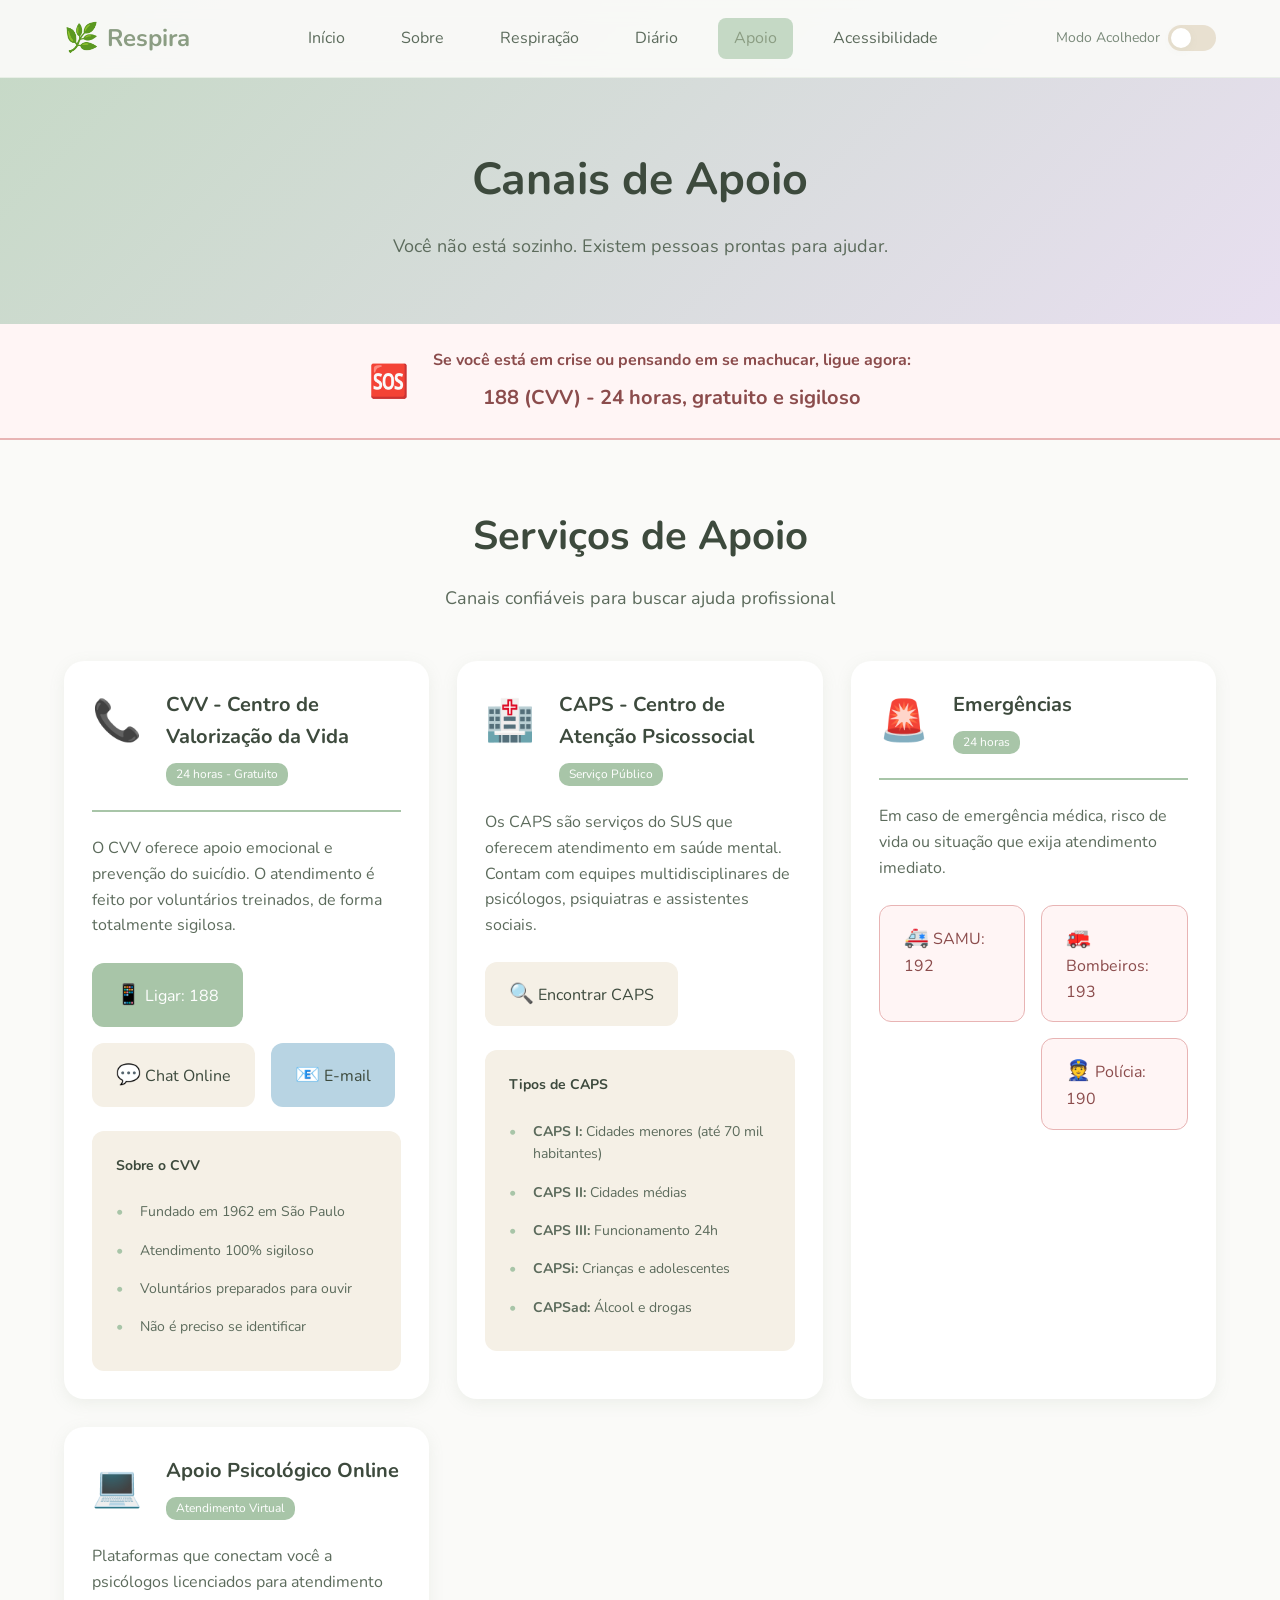
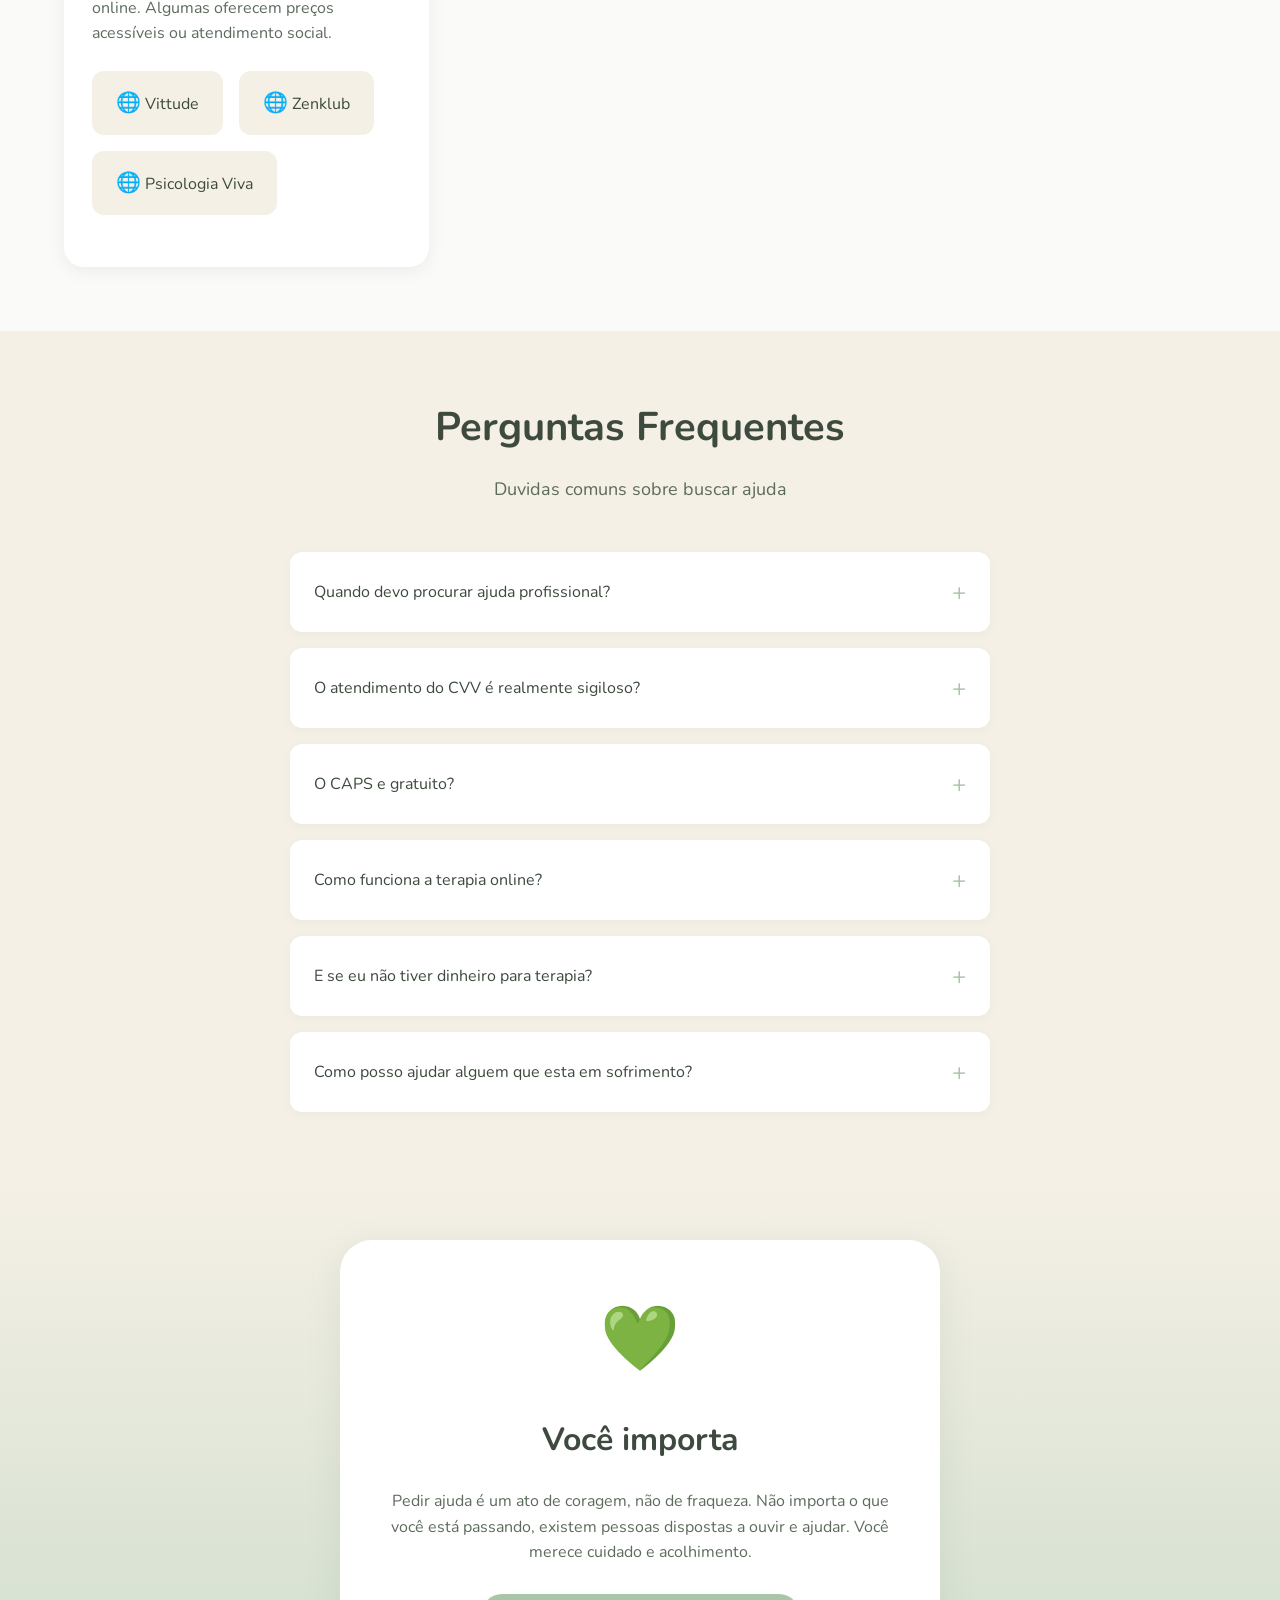
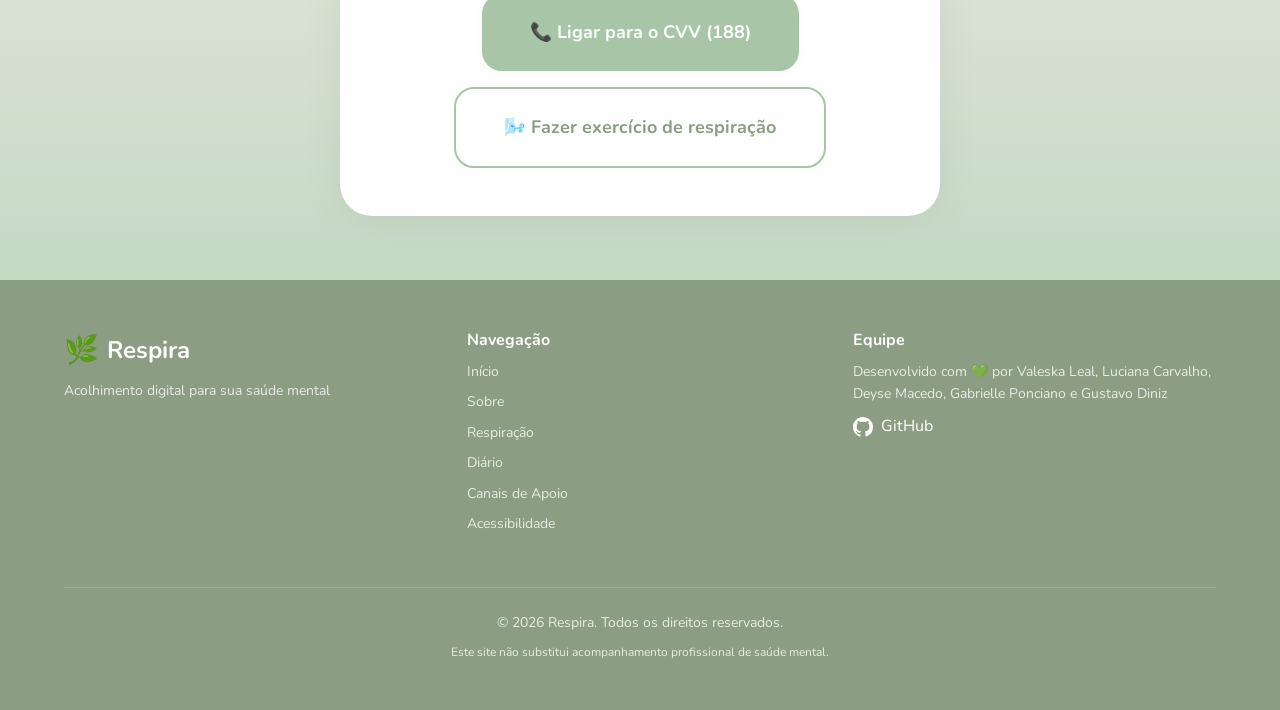
<file: HTML/apoio.html>
<!doctype html>
<html lang="pt-BR">
  <head>
    <meta charset="UTF-8" />
    <meta name="viewport" content="width=device-width, initial-scale=1.0" />
    <title>Canais de Apoio - Respira</title>
    <meta
      name="description"
      content="Encontre canais de apoio emocional e psicológico. CVV, CAPS, emergências e serviços de saúde mental."
    />
    <link rel="stylesheet" href="../CSS/style.css" />
    <script src="../JS/global-accessibility.js"></script>
  </head>
  <body>
    <!-- Skip link para acessibilidade -->
    <a href="#main-content" class="skip-link"
      >Pular para o conteúdo principal</a
    >

    <!-- Header -->
    <header class="header">
      <div class="container header-content">
        <a href="../index.html" class="logo">
          <span class="logo-icon">🌿</span>
          Respira
        </a>
        <nav class="nav">
          <a href="../index.html" class="nav-link">Início</a>
          <a href="sobre.html" class="nav-link">Sobre</a>
          <a href="respiracao.html" class="nav-link">Respiração</a>
          <a href="diario.html" class="nav-link">Diário</a>
          <a href="apoio.html" class="nav-link active">Apoio</a>
          <a href="acessibilidade.html" class="nav-link">Acessibilidade</a>
        </nav>
        <div class="modo-acolhedor-toggle">
          <label class="toggle-label" for="modoAcolhedor">
            <span class="toggle-text">Modo Acolhedor</span>
            <div class="toggle-switch">
              <input type="checkbox" id="modoAcolhedor" class="toggle-input" />
              <span class="toggle-slider"></span>
            </div>
          </label>
        </div>
        <button class="mobile-menu-btn" aria-label="Menu">
          <span></span>
          <span></span>
          <span></span>
        </button>
      </div>
    </header>

    <!-- Mobile Menu -->
    <div class="mobile-menu">
      <a href="../index.html" class="mobile-nav-link">Início</a>
      <a href="sobre.html" class="mobile-nav-link">Sobre</a>
      <a href="respiracao.html" class="mobile-nav-link">Respiração</a>
      <a href="diario.html" class="mobile-nav-link">Diário</a>
      <a href="apoio.html" class="mobile-nav-link">Apoio</a>
      <a href="acessibilidade.html" class="mobile-nav-link">Acessibilidade</a>
    </div>

    <main id="main-content">
      <!-- Hero Section -->
      <section class="page-hero page-hero-support">
        <div class="container">
          <h1 class="page-title">Canais de Apoio</h1>
          <p class="page-subtitle">
            Você não está sozinho. Existem pessoas prontas para ajudar.
          </p>
        </div>
      </section>

      <!-- Mensagem de Emergência -->
      <section class="emergency-banner">
        <div class="container">
          <div class="emergency-content">
            <span class="emergency-icon">🆘</span>
            <div class="emergency-text">
              <strong
                >Se você está em crise ou pensando em se machucar, ligue
                agora:</strong
              >
              <a href="tel:188" class="emergency-phone"
                >188 (CVV) - 24 horas, gratuito e sigiloso</a
              >
            </div>
          </div>
        </div>
      </section>

      <!-- Canais Principais -->
      <section class="section support-main-section">
        <div class="container">
          <div class="section-header">
            <h2 class="section-title">Serviços de Apoio</h2>
            <p class="section-subtitle">
              Canais confiáveis para buscar ajuda profissional
            </p>
          </div>

          <div class="support-main-grid">
            <!-- CVV -->
            <div class="support-card-large">
              <div class="support-card-header emergency-header">
                <span class="support-large-icon">📞</span>
                <div>
                  <h3>CVV - Centro de Valorização da Vida</h3>
                  <span class="support-badge">24 horas - Gratuito</span>
                </div>
              </div>
              <p class="support-description">
                O CVV oferece apoio emocional e prevenção do suicídio. O
                atendimento é feito por voluntários treinados, de forma
                totalmente sigilosa.
              </p>
              <div class="support-contacts">
                <a href="tel:188" class="contact-button contact-phone">
                  <span class="contact-icon">📱</span>
                  <span>Ligar: 188</span>
                </a>
                <a
                  href="https://www.cvv.org.br"
                  target="_blank"
                  class="contact-button contact-web"
                >
                  <span class="contact-icon">💬</span>
                  <span>Chat Online</span>
                </a>
                <a
                  href="mailto:cvv@cvv.org.br"
                  class="contact-button contact-email"
                >
                  <span class="contact-icon">📧</span>
                  <span>E-mail</span>
                </a>
              </div>
              <div class="support-info-box">
                <h4>Sobre o CVV</h4>
                <ul>
                  <li>Fundado em 1962 em São Paulo</li>
                  <li>Atendimento 100% sigiloso</li>
                  <li>Voluntários preparados para ouvir</li>
                  <li>Não é preciso se identificar</li>
                </ul>
              </div>
            </div>

            <!-- CAPS -->
            <div class="support-card-large">
              <div class="support-card-header">
                <span class="support-large-icon">🏥</span>
                <div>
                  <h3>CAPS - Centro de Atenção Psicossocial</h3>
                  <span class="support-badge">Serviço Público</span>
                </div>
              </div>
              <p class="support-description">
                Os CAPS são serviços do SUS que oferecem atendimento em saúde
                mental. Contam com equipes multidisciplinares de psicólogos,
                psiquiatras e assistentes sociais.
              </p>
              <div class="support-contacts">
                <a
                  href="https://www.gov.br/saude/pt-br/composicao/saps/caps"
                  target="_blank"
                  class="contact-button contact-web"
                >
                  <span class="contact-icon">🔍</span>
                  <span>Encontrar CAPS</span>
                </a>
              </div>
              <div class="support-info-box">
                <h4>Tipos de CAPS</h4>
                <ul>
                  <li>
                    <strong>CAPS I:</strong> Cidades menores (até 70 mil
                    habitantes)
                  </li>
                  <li><strong>CAPS II:</strong> Cidades médias</li>
                  <li><strong>CAPS III:</strong> Funcionamento 24h</li>
                  <li><strong>CAPSi:</strong> Crianças e adolescentes</li>
                  <li><strong>CAPSad:</strong> Álcool e drogas</li>
                </ul>
              </div>
            </div>

            <!-- Emergências -->
            <div class="support-card-large">
              <div class="support-card-header emergency-header">
                <span class="support-large-icon">🚨</span>
                <div>
                  <h3>Emergências</h3>
                  <span class="support-badge">24 horas</span>
                </div>
              </div>
              <p class="support-description">
                Em caso de emergência médica, risco de vida ou situação que
                exija atendimento imediato.
              </p>
              <div class="support-contacts emergency-contacts-grid">
                <a href="tel:192" class="contact-button contact-emergency">
                  <span class="contact-icon">🚑</span>
                  <span>SAMU: 192</span>
                </a>
                <a href="tel:193" class="contact-button contact-emergency">
                  <span class="contact-icon">🚒</span>
                  <span>Bombeiros: 193</span>
                </a>
                <a
                  href="tel:190"
                  class="contact-button contact-emergency contact-police"
                >
                  <span class="contact-icon">👮</span>
                  <span>Polícia: 190</span>
                </a>
              </div>
            </div>

            <!-- Apoio Psicológico Online -->
            <div class="support-card-large">
              <div class="support-card-header">
                <span class="support-large-icon">💻</span>
                <div>
                  <h3>Apoio Psicológico Online</h3>
                  <span class="support-badge">Atendimento Virtual</span>
                </div>
              </div>
              <p class="support-description">
                Plataformas que conectam você a psicólogos licenciados para
                atendimento online. Algumas oferecem preços acessíveis ou
                atendimento social.
              </p>
              <div class="support-contacts">
                <a
                  href="https://www.vittude.com"
                  target="_blank"
                  class="contact-button contact-web"
                >
                  <span class="contact-icon">🌐</span>
                  <span>Vittude</span>
                </a>
                <a
                  href="https://www.zenklub.com.br"
                  target="_blank"
                  class="contact-button contact-web"
                >
                  <span class="contact-icon">🌐</span>
                  <span>Zenklub</span>
                </a>
                <a
                  href="https://www.psicologiaviva.com.br"
                  target="_blank"
                  class="contact-button contact-web"
                >
                  <span class="contact-icon">🌐</span>
                  <span>Psicologia Viva</span>
                </a>
              </div>
            </div>
          </div>
        </div>
      </section>

      <!-- FAQ Section -->
      <section class="section faq-section">
        <div class="container">
          <div class="section-header">
            <h2 class="section-title">Perguntas Frequentes</h2>
            <p class="section-subtitle">Duvidas comuns sobre buscar ajuda</p>
          </div>

          <div class="faq-list">
            <div class="faq-item">
              <button class="faq-question" aria-expanded="false">
                <span>Quando devo procurar ajuda profissional?</span>
                <span class="faq-icon">+</span>
              </button>
              <div class="faq-answer">
                <p>Você deve considerar buscar ajuda quando:</p>
                <ul>
                  <li>
                    Sentimentos negativos persistem por mais de duas semanas
                  </li>
                  <li>
                    Está tendo dificuldade para realizar atividades do dia a dia
                  </li>
                  <li>Seus relacionamentos estão sendo afetados</li>
                  <li>Está tendo pensamentos de se machucar</li>
                  <li>Sente que precisa de alguém para conversar</li>
                </ul>
                <p>
                  Lembre-se: buscar ajuda é um ato de coragem e autocuidado.
                </p>
              </div>
            </div>

            <div class="faq-item">
              <button class="faq-question" aria-expanded="false">
                <span>O atendimento do CVV é realmente sigiloso?</span>
                <span class="faq-icon">+</span>
              </button>
              <div class="faq-answer">
                <p>
                  Sim, o sigilo é absoluto. Os voluntários do CVV são treinados
                  para manter total confidencialidade. Você não precisa se
                  identificar, e nenhuma informação é registrada ou
                  compartilhada.
                </p>
              </div>
            </div>

            <div class="faq-item">
              <button class="faq-question" aria-expanded="false">
                <span>O CAPS e gratuito?</span>
                <span class="faq-icon">+</span>
              </button>
              <div class="faq-answer">
                <p>
                  Sim! O CAPS é um serviço do Sistema Único de Saúde (SUS),
                  portanto é 100% gratuito para todos os cidadãos brasileiros. O
                  atendimento inclui consultas, medicamentos e acompanhamento
                  contínuo.
                </p>
              </div>
            </div>

            <div class="faq-item">
              <button class="faq-question" aria-expanded="false">
                <span>Como funciona a terapia online?</span>
                <span class="faq-icon">+</span>
              </button>
              <div class="faq-answer">
                <p>
                  A terapia online funciona como a presencial, mas por
                  videochamada. Você escolhe um psicólogo licenciado na
                  plataforma, agenda um horário e realiza as sessões de onde
                  estiver. É regulamentada pelo Conselho Federal de Psicologia.
                </p>
              </div>
            </div>

            <div class="faq-item">
              <button class="faq-question" aria-expanded="false">
                <span>E se eu não tiver dinheiro para terapia?</span>
                <span class="faq-icon">+</span>
              </button>
              <div class="faq-answer">
                <p>Existem diversas opções gratuitas ou de baixo custo:</p>
                <ul>
                  <li><strong>CAPS:</strong> Totalmente gratuito pelo SUS</li>
                  <li>
                    <strong>Clínicas-escola:</strong> Universidades oferecem
                    atendimento social
                  </li>
                  <li>
                    <strong>ONGs:</strong> Várias organizações oferecem apoio
                    gratuito
                  </li>
                  <li>
                    <strong>Plataformas online:</strong> Algumas têm programas
                    de valor social
                  </li>
                </ul>
              </div>
            </div>

            <div class="faq-item">
              <button class="faq-question" aria-expanded="false">
                <span>Como posso ajudar alguem que esta em sofrimento?</span>
                <span class="faq-icon">+</span>
              </button>
              <div class="faq-answer">
                <p>Algumas dicas para ajudar alguem:</p>
                <ul>
                  <li>Ouça sem julgamento</li>
                  <li>Demonstre que você se importa</li>
                  <li>Evite frases como "vai passar" ou "tem gente pior"</li>
                  <li>Encoraje a buscar ajuda profissional</li>
                  <li>Ofereça acompanhar a pessoa até o atendimento</li>
                  <li>Cuide também de você mesmo</li>
                </ul>
              </div>
            </div>
          </div>
        </div>
      </section>

      <!-- Mensagem Final -->
      <section class="section final-message-section">
        <div class="container">
          <div class="final-message">
            <div class="message-icon">💚</div>
            <h2>Você importa</h2>
            <p>
              Pedir ajuda é um ato de coragem, não de fraqueza. Não importa o
              que você está passando, existem pessoas dispostas a ouvir e
              ajudar. Você merece cuidado e acolhimento.
            </p>
            <div class="message-buttons">
              <a href="tel:188" class="btn btn-primary btn-large">
                📞 Ligar para o CVV (188)
              </a>
              <a href="respiracao.html" class="btn btn-secondary btn-large">
                🌬️ Fazer exercício de respiração
              </a>
            </div>
          </div>
        </div>
      </section>
    </main>

    <!-- Footer -->
    <footer class="footer">
      <div class="container footer-content">
        <div class="footer-brand">
          <span class="logo">
            <span class="logo-icon">🌿</span>
            Respira
          </span>
          <p class="footer-tagline">
            Acolhimento digital para sua saúde mental
          </p>
        </div>
        <div class="footer-info">
          <div class="footer-section">
            <h4>Navegação</h4>
            <nav class="footer-nav">
              <a href="../index.html">Início</a>
              <a href="sobre.html">Sobre</a>
              <a href="respiracao.html">Respiração</a>
              <a href="diario.html">Diário</a>
              <a href="apoio.html">Canais de Apoio</a>
              <a href="acessibilidade.html">Acessibilidade</a>
            </nav>
          </div>

          <div class="footer-section">
            <h4>Equipe</h4>
            <p>
              Desenvolvido com 💚 por Valeska Leal, Luciana Carvalho, Deyse
              Macedo, Gabrielle Ponciano e Gustavo Diniz
            </p>
            <a
              href="https://github.com/lealvaleska/RESPIRA_WEB"
              target="_blank"
              class="footer-github"
            >
              <svg
                width="20"
                height="20"
                viewBox="0 0 24 24"
                fill="currentColor"
              >
                <path
                  d="M12 0C5.37 0 0 5.37 0 12c0 5.31 3.435 9.795 8.205 11.385.6.105.825-.255.825-.57 0-.285-.015-1.23-.015-2.235-3.015.555-3.795-.735-4.035-1.41-.135-.345-.72-1.41-1.23-1.695-.42-.225-1.02-.78-.015-.795.945-.015 1.62.87 1.845 1.23 1.08 1.815 2.805 1.305 3.495.99.105-.78.42-1.305.765-1.605-2.67-.3-5.46-1.335-5.46-5.925 0-1.305.465-2.385 1.23-3.225-.12-.3-.54-1.53.12-3.18 0 0 1.005-.315 3.3 1.23.96-.27 1.98-.405 3-.405s2.04.135 3 .405c2.295-1.56 3.3-1.23 3.3-1.23.66 1.65.24 2.88.12 3.18.765.84 1.23 1.905 1.23 3.225 0 4.605-2.805 5.625-5.475 5.925.435.375.81 1.095.81 2.22 0 1.605-.015 2.895-.015 3.3 0 .315.225.69.825.57A12.02 12.02 0 0024 12c0-6.63-5.37-12-12-12z"
                />
              </svg>
              GitHub
            </a>
          </div>
        </div>

        <div class="footer-bottom">
          <p>&copy; 2026 Respira. Todos os direitos reservados.</p>
          <p class="footer-disclaimer">
            Este site não substitui acompanhamento profissional de saúde mental.
          </p>
        </div>
      </div>
    </footer>

    <script src="../JS/app.js"></script>
    <script src="../JS/faq.js"></script>
  </body>
</html>
</file>
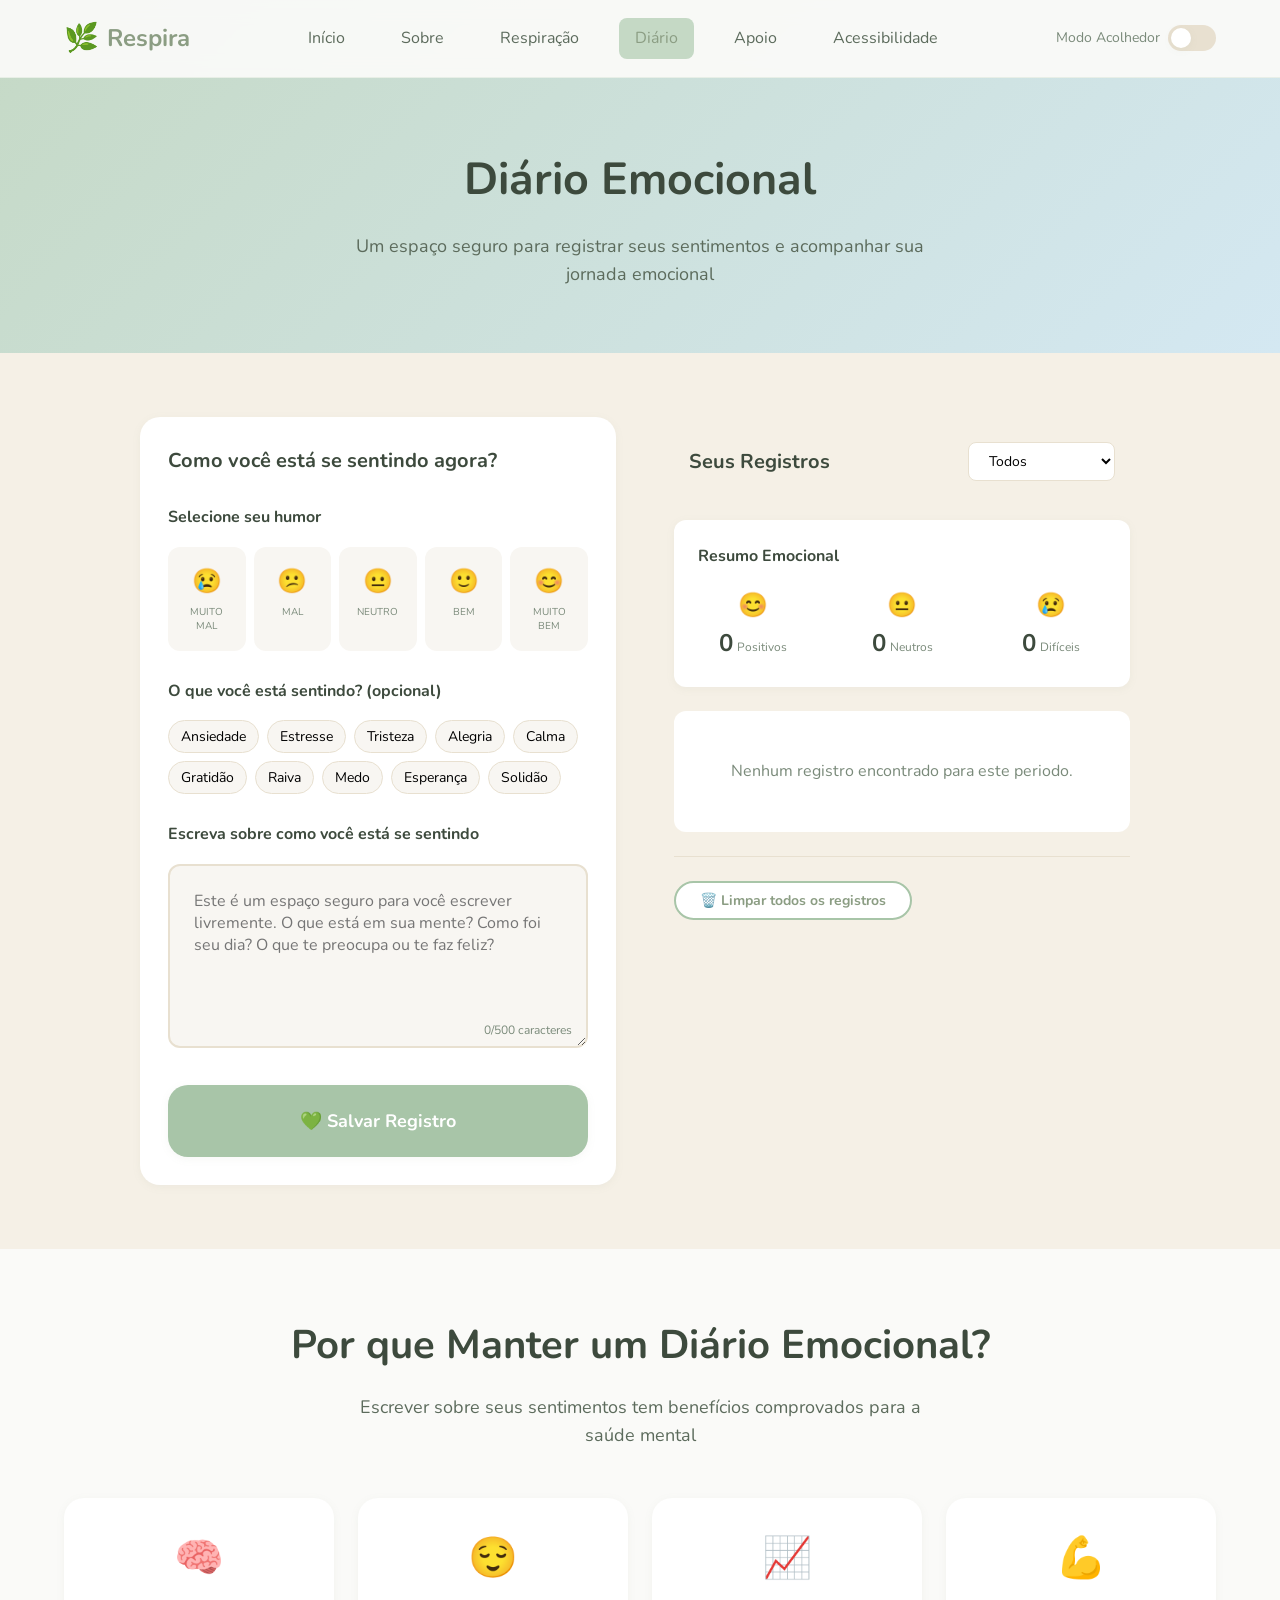
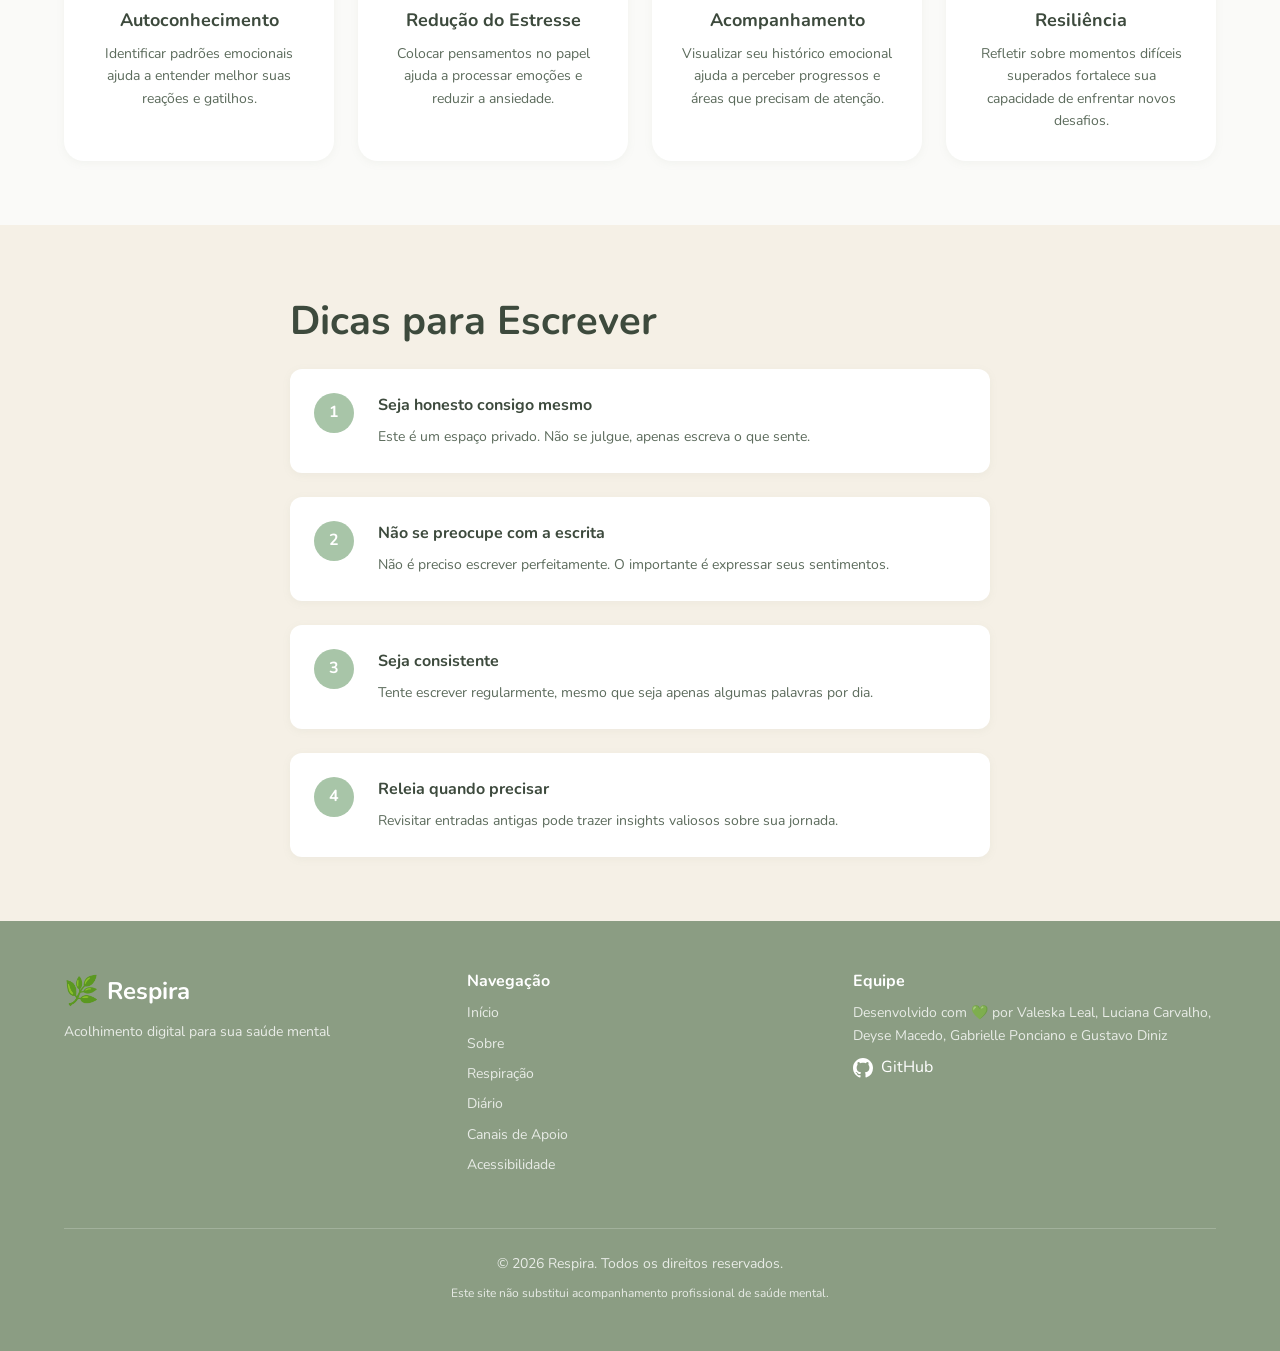
<file: HTML/diario.html>
<!doctype html>
<html lang="pt-BR">
  <head>
    <meta charset="UTF-8" />
    <meta name="viewport" content="width=device-width, initial-scale=1.0" />
    <title>Diário Emocional - Respira</title>
    <meta
      name="description"
      content="Registre suas emoções e pensamentos no diário emocional. Acompanhe seu histórico e cuide da sua saúde mental."
    />
    <link rel="stylesheet" href="../CSS/style.css" />
    <script src="../JS/global-accessibility.js"></script>
  </head>
  <body>
    <!-- Skip link para acessibilidade -->
    <a href="#main-content" class="skip-link"
      >Pular para o conteúdo principal</a
    >

    <!-- Header -->
    <header class="header">
      <div class="container header-content">
        <a href="../index.html" class="logo">
          <span class="logo-icon">🌿</span>
          Respira
        </a>
        <nav class="nav">
          <a href="../index.html" class="nav-link">Início</a>
          <a href="sobre.html" class="nav-link">Sobre</a>
          <a href="respiracao.html" class="nav-link">Respiração</a>
          <a href="diario.html" class="nav-link active">Diário</a>
          <a href="apoio.html" class="nav-link">Apoio</a>
          <a href="acessibilidade.html" class="nav-link">Acessibilidade</a>
        </nav>
        <div class="modo-acolhedor-toggle">
          <label class="toggle-label" for="modoAcolhedor">
            <span class="toggle-text">Modo Acolhedor</span>
            <div class="toggle-switch">
              <input type="checkbox" id="modoAcolhedor" class="toggle-input" />
              <span class="toggle-slider"></span>
            </div>
          </label>
        </div>
        <button class="mobile-menu-btn" aria-label="Menu">
          <span></span>
          <span></span>
          <span></span>
        </button>
      </div>
    </header>

    <!-- Mobile Menu -->
    <div class="mobile-menu">
      <a href="../index.html" class="mobile-nav-link">Início</a>
      <a href="sobre.html" class="mobile-nav-link">Sobre</a>
      <a href="respiracao.html" class="mobile-nav-link">Respiração</a>
      <a href="diario.html" class="mobile-nav-link">Diário</a>
      <a href="apoio.html" class="mobile-nav-link">Apoio</a>
      <a href="acessibilidade.html" class="mobile-nav-link">Acessibilidade</a>
    </div>

    <main id="main-content">
      <!-- Hero Section -->
      <section class="page-hero">
        <div class="container">
          <h1 class="page-title">Diário Emocional</h1>
          <p class="page-subtitle">
            Um espaço seguro para registrar seus sentimentos e acompanhar sua
            jornada emocional
          </p>
        </div>
      </section>

      <!-- Diário Principal -->
      <section class="section diary-main-section">
        <div class="container">
          <div class="diary-main">
            <!-- Formulário de Nova Entrada -->
            <div class="diary-form-container">
              <h2>Como você está se sentindo agora?</h2>
              <form class="diary-form-full" id="diaryFormFull">
                <!-- Seleção de Humor -->
                <div class="mood-selection">
                  <label class="form-label">Selecione seu humor</label>
                  <div class="mood-grid">
                    <button
                      type="button"
                      class="mood-option"
                      data-mood="muito-mal"
                      data-emoji="😢"
                    >
                      <span class="mood-emoji">😢</span>
                      <span class="mood-label">Muito mal</span>
                    </button>
                    <button
                      type="button"
                      class="mood-option"
                      data-mood="mal"
                      data-emoji="😕"
                    >
                      <span class="mood-emoji">😕</span>
                      <span class="mood-label">Mal</span>
                    </button>
                    <button
                      type="button"
                      class="mood-option"
                      data-mood="neutro"
                      data-emoji="😐"
                    >
                      <span class="mood-emoji">😐</span>
                      <span class="mood-label">Neutro</span>
                    </button>
                    <button
                      type="button"
                      class="mood-option"
                      data-mood="bem"
                      data-emoji="🙂"
                    >
                      <span class="mood-emoji">🙂</span>
                      <span class="mood-label">Bem</span>
                    </button>
                    <button
                      type="button"
                      class="mood-option"
                      data-mood="muito-bem"
                      data-emoji="😊"
                    >
                      <span class="mood-emoji">😊</span>
                      <span class="mood-label">Muito bem</span>
                    </button>
                  </div>
                </div>

                <!-- Tags de Emoções -->
                <div class="emotion-tags">
                  <label class="form-label"
                    >O que você está sentindo? (opcional)</label
                  >
                  <div class="tags-container">
                    <button
                      type="button"
                      class="emotion-tag"
                      data-tag="ansiedade"
                    >
                      Ansiedade
                    </button>
                    <button
                      type="button"
                      class="emotion-tag"
                      data-tag="estresse"
                    >
                      Estresse
                    </button>
                    <button
                      type="button"
                      class="emotion-tag"
                      data-tag="tristeza"
                    >
                      Tristeza
                    </button>
                    <button
                      type="button"
                      class="emotion-tag"
                      data-tag="alegria"
                    >
                      Alegria
                    </button>
                    <button type="button" class="emotion-tag" data-tag="calma">
                      Calma
                    </button>
                    <button
                      type="button"
                      class="emotion-tag"
                      data-tag="gratidao"
                    >
                      Gratidão
                    </button>
                    <button type="button" class="emotion-tag" data-tag="raiva">
                      Raiva
                    </button>
                    <button type="button" class="emotion-tag" data-tag="medo">
                      Medo
                    </button>
                    <button
                      type="button"
                      class="emotion-tag"
                      data-tag="esperanca"
                    >
                      Esperança
                    </button>
                    <button
                      type="button"
                      class="emotion-tag"
                      data-tag="solidao"
                    >
                      Solidão
                    </button>
                  </div>
                </div>

                <!-- Campo de Texto -->
                <div class="diary-text-field">
                  <label class="form-label" for="diaryTextFull"
                    >Escreva sobre como você está se sentindo</label
                  >
                  <textarea
                    id="diaryTextFull"
                    class="diary-textarea-full"
                    placeholder="Este é um espaço seguro para você escrever livremente. O que está em sua mente? Como foi seu dia? O que te preocupa ou te faz feliz?"
                    rows="6"
                  ></textarea>
                  <span class="char-count"
                    ><span id="charCount">0</span>/500 caracteres</span
                  >
                </div>

                <!-- Botão de Salvar -->
                <button type="submit" class="btn btn-primary btn-large">
                  💚 Salvar Registro
                </button>
              </form>
            </div>

            <!-- Histórico -->
            <div class="diary-history-container">
              <div class="history-header">
                <h2>Seus Registros</h2>
                <div class="history-filters">
                  <select id="filterPeriod" class="filter-select">
                    <option value="all">Todos</option>
                    <option value="today">Hoje</option>
                    <option value="week">Última semana</option>
                    <option value="month">Último mês</option>
                  </select>
                </div>
              </div>

              <!-- Resumo Emocional -->
              <div class="emotional-summary" id="emotionalSummary">
                <h3>Resumo Emocional</h3>
                <div class="summary-stats">
                  <div class="summary-stat">
                    <span class="summary-emoji">😊</span>
                    <span class="summary-count" id="positiveCount">0</span>
                    <span class="summary-label">Positivos</span>
                  </div>
                  <div class="summary-stat">
                    <span class="summary-emoji">😐</span>
                    <span class="summary-count" id="neutralCount">0</span>
                    <span class="summary-label">Neutros</span>
                  </div>
                  <div class="summary-stat">
                    <span class="summary-emoji">😢</span>
                    <span class="summary-count" id="negativeCount">0</span>
                    <span class="summary-label">Difíceis</span>
                  </div>
                </div>
              </div>

              <!-- Lista de Entradas -->
              <div class="diary-entries-list" id="diaryEntriesList">
                <p class="diary-empty-full">
                  Você ainda não tem registros. Comece agora a registrar como
                  você está se sentindo!
                </p>
              </div>

              <!-- Botão de Limpar -->
              <div class="history-actions">
                <button
                  class="btn btn-secondary btn-small"
                  id="clearAllEntries"
                >
                  🗑️ Limpar todos os registros
                </button>
              </div>
            </div>
          </div>
        </div>
      </section>

      <!-- Benefícios do Diário -->
      <section class="section benefits-section">
        <div class="container">
          <div class="section-header">
            <h2 class="section-title">Por que Manter um Diário Emocional?</h2>
            <p class="section-subtitle">
              Escrever sobre seus sentimentos tem benefícios comprovados para a
              saúde mental
            </p>
          </div>

          <div class="benefits-grid">
            <div class="benefit-card">
              <span class="benefit-icon">🧠</span>
              <h3>Autoconhecimento</h3>
              <p>
                Identificar padrões emocionais ajuda a entender melhor suas
                reações e gatilhos.
              </p>
            </div>
            <div class="benefit-card">
              <span class="benefit-icon">😌</span>
              <h3>Redução do Estresse</h3>
              <p>
                Colocar pensamentos no papel ajuda a processar emoções e reduzir
                a ansiedade.
              </p>
            </div>
            <div class="benefit-card">
              <span class="benefit-icon">📈</span>
              <h3>Acompanhamento</h3>
              <p>
                Visualizar seu histórico emocional ajuda a perceber progressos e
                áreas que precisam de atenção.
              </p>
            </div>
            <div class="benefit-card">
              <span class="benefit-icon">💪</span>
              <h3>Resiliência</h3>
              <p>
                Refletir sobre momentos difíceis superados fortalece sua
                capacidade de enfrentar novos desafios.
              </p>
            </div>
          </div>
        </div>
      </section>

      <!-- Dicas para Escrever -->
      <section class="section writing-tips-section">
        <div class="container">
          <div class="writing-tips-content">
            <h2 class="section-title">Dicas para Escrever</h2>
            <div class="tips-list">
              <div class="tip-item">
                <span class="tip-number">1</span>
                <div class="tip-content">
                  <h4>Seja honesto consigo mesmo</h4>
                  <p>
                    Este é um espaço privado. Não se julgue, apenas escreva o
                    que sente.
                  </p>
                </div>
              </div>
              <div class="tip-item">
                <span class="tip-number">2</span>
                <div class="tip-content">
                  <h4>Não se preocupe com a escrita</h4>
                  <p>
                    Não é preciso escrever perfeitamente. O importante é
                    expressar seus sentimentos.
                  </p>
                </div>
              </div>
              <div class="tip-item">
                <span class="tip-number">3</span>
                <div class="tip-content">
                  <h4>Seja consistente</h4>
                  <p>
                    Tente escrever regularmente, mesmo que seja apenas algumas
                    palavras por dia.
                  </p>
                </div>
              </div>
              <div class="tip-item">
                <span class="tip-number">4</span>
                <div class="tip-content">
                  <h4>Releia quando precisar</h4>
                  <p>
                    Revisitar entradas antigas pode trazer insights valiosos
                    sobre sua jornada.
                  </p>
                </div>
              </div>
            </div>
          </div>
        </div>
      </section>
    </main>

    <!-- Footer -->
    <footer class="footer">
      <div class="container footer-content">
        <div class="footer-brand">
          <span class="logo">
            <span class="logo-icon">🌿</span>
            Respira
          </span>
          <p class="footer-tagline">
            Acolhimento digital para sua saúde mental
          </p>
        </div>

        <div class="footer-info">
          <div class="footer-section">
            <h4>Navegação</h4>
            <nav class="footer-nav">
              <a href="../index.html">Início</a>
              <a href="sobre.html">Sobre</a>
              <a href="respiracao.html">Respiração</a>
              <a href="diario.html">Diário</a>
              <a href="apoio.html">Canais de Apoio</a>
              <a href="acessibilidade.html">Acessibilidade</a>
            </nav>
          </div>

          <div class="footer-section">
            <h4>Equipe</h4>
            <p>
              Desenvolvido com 💚 por Valeska Leal, Luciana Carvalho, Deyse
              Macedo, Gabrielle Ponciano e Gustavo Diniz
            </p>
            <a
              href="https://github.com/lealvaleska/RESPIRA_WEB"
              target="_blank"
              class="footer-github"
            >
              <svg
                width="20"
                height="20"
                viewBox="0 0 24 24"
                fill="currentColor"
              >
                <path
                  d="M12 0C5.37 0 0 5.37 0 12c0 5.31 3.435 9.795 8.205 11.385.6.105.825-.255.825-.57 0-.285-.015-1.23-.015-2.235-3.015.555-3.795-.735-4.035-1.41-.135-.345-.72-1.41-1.23-1.695-.42-.225-1.02-.78-.015-.795.945-.015 1.62.87 1.845 1.23 1.08 1.815 2.805 1.305 3.495.99.105-.78.42-1.305.765-1.605-2.67-.3-5.46-1.335-5.46-5.925 0-1.305.465-2.385 1.23-3.225-.12-.3-.54-1.53.12-3.18 0 0 1.005-.315 3.3 1.23.96-.27 1.98-.405 3-.405s2.04.135 3 .405c2.295-1.56 3.3-1.23 3.3-1.23.66 1.65.24 2.88.12 3.18.765.84 1.23 1.905 1.23 3.225 0 4.605-2.805 5.625-5.475 5.925.435.375.81 1.095.81 2.22 0 1.605-.015 2.895-.015 3.3 0 .315.225.69.825.57A12.02 12.02 0 0024 12c0-6.63-5.37-12-12-12z"
                />
              </svg>
              GitHub
            </a>
          </div>
        </div>

        <div class="footer-bottom">
          <p>&copy; 2026 Respira. Todos os direitos reservados.</p>
          <p class="footer-disclaimer">
            Este site não substitui acompanhamento profissional de saúde mental.
          </p>
        </div>
      </div>
    </footer>

    <script src="../JS/app.js"></script>
    <script src="../JS/diary.js"></script>
  </body>
</html>
</file>
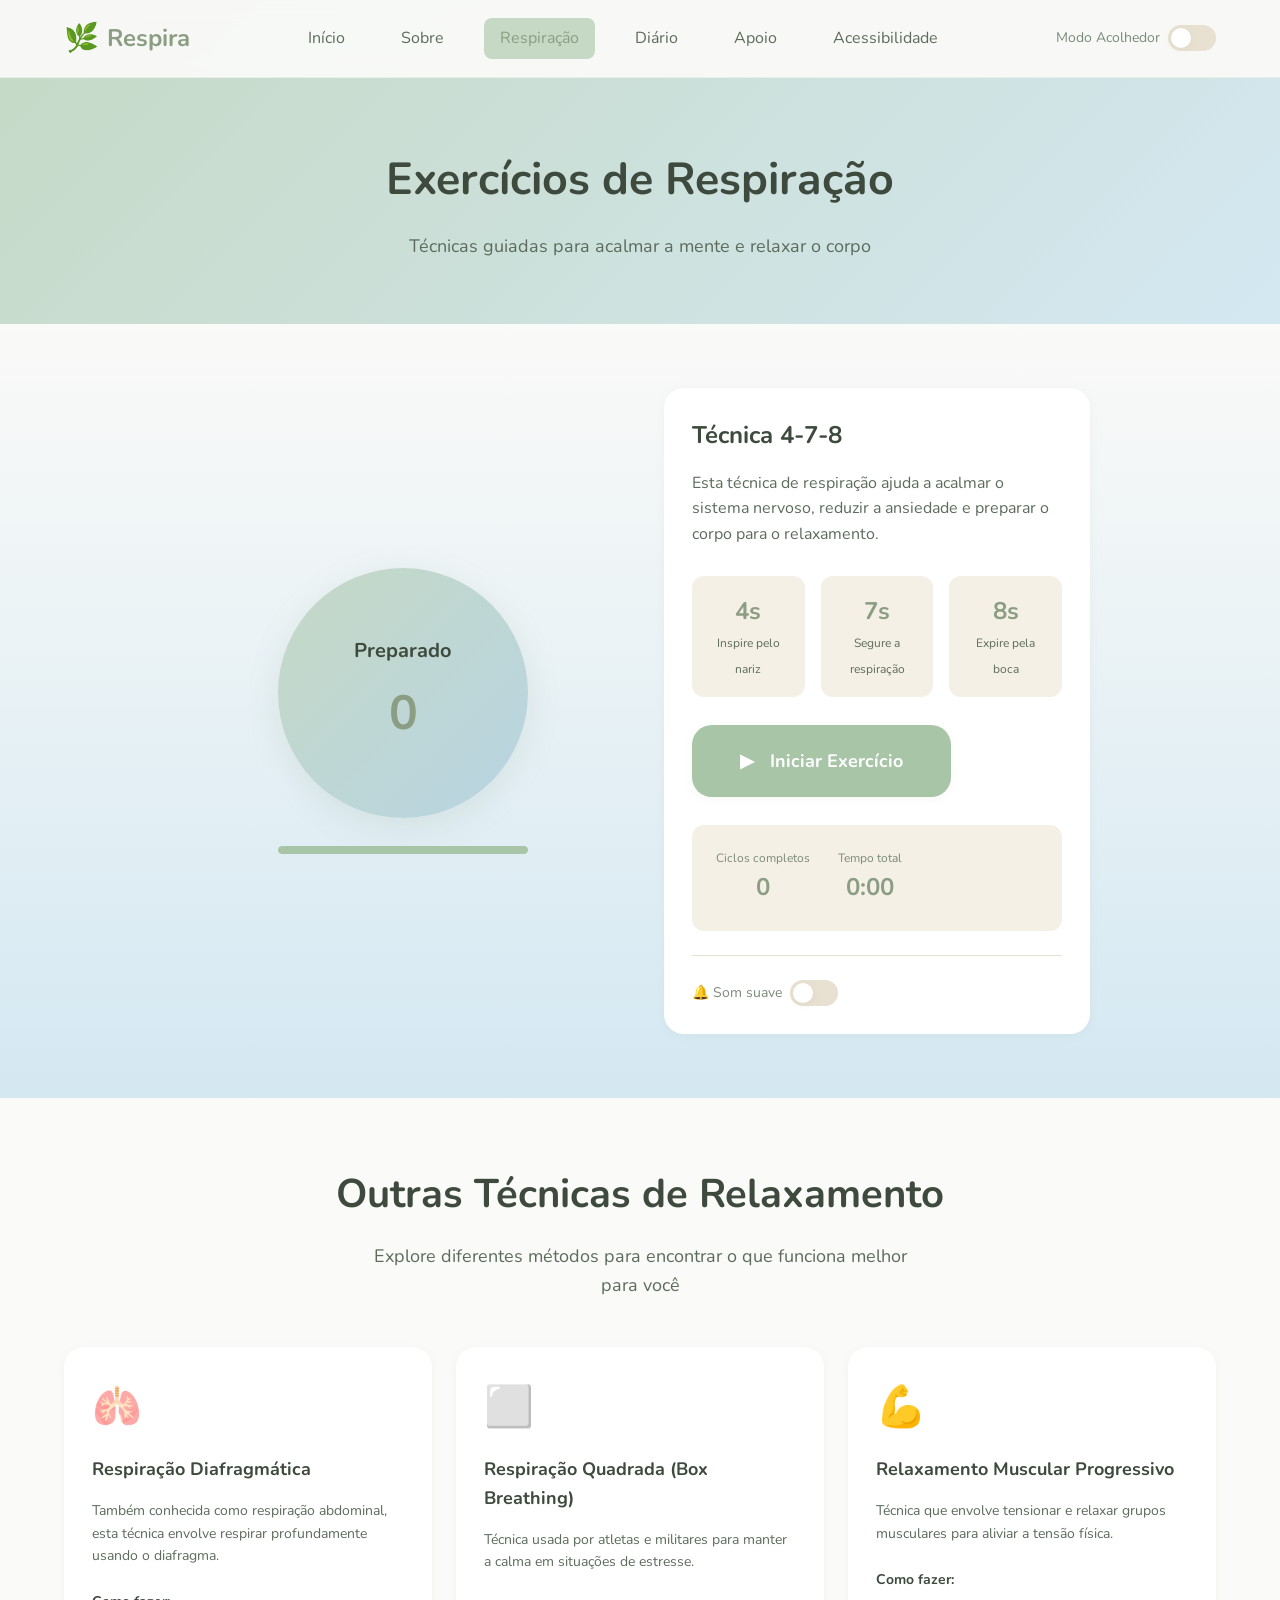
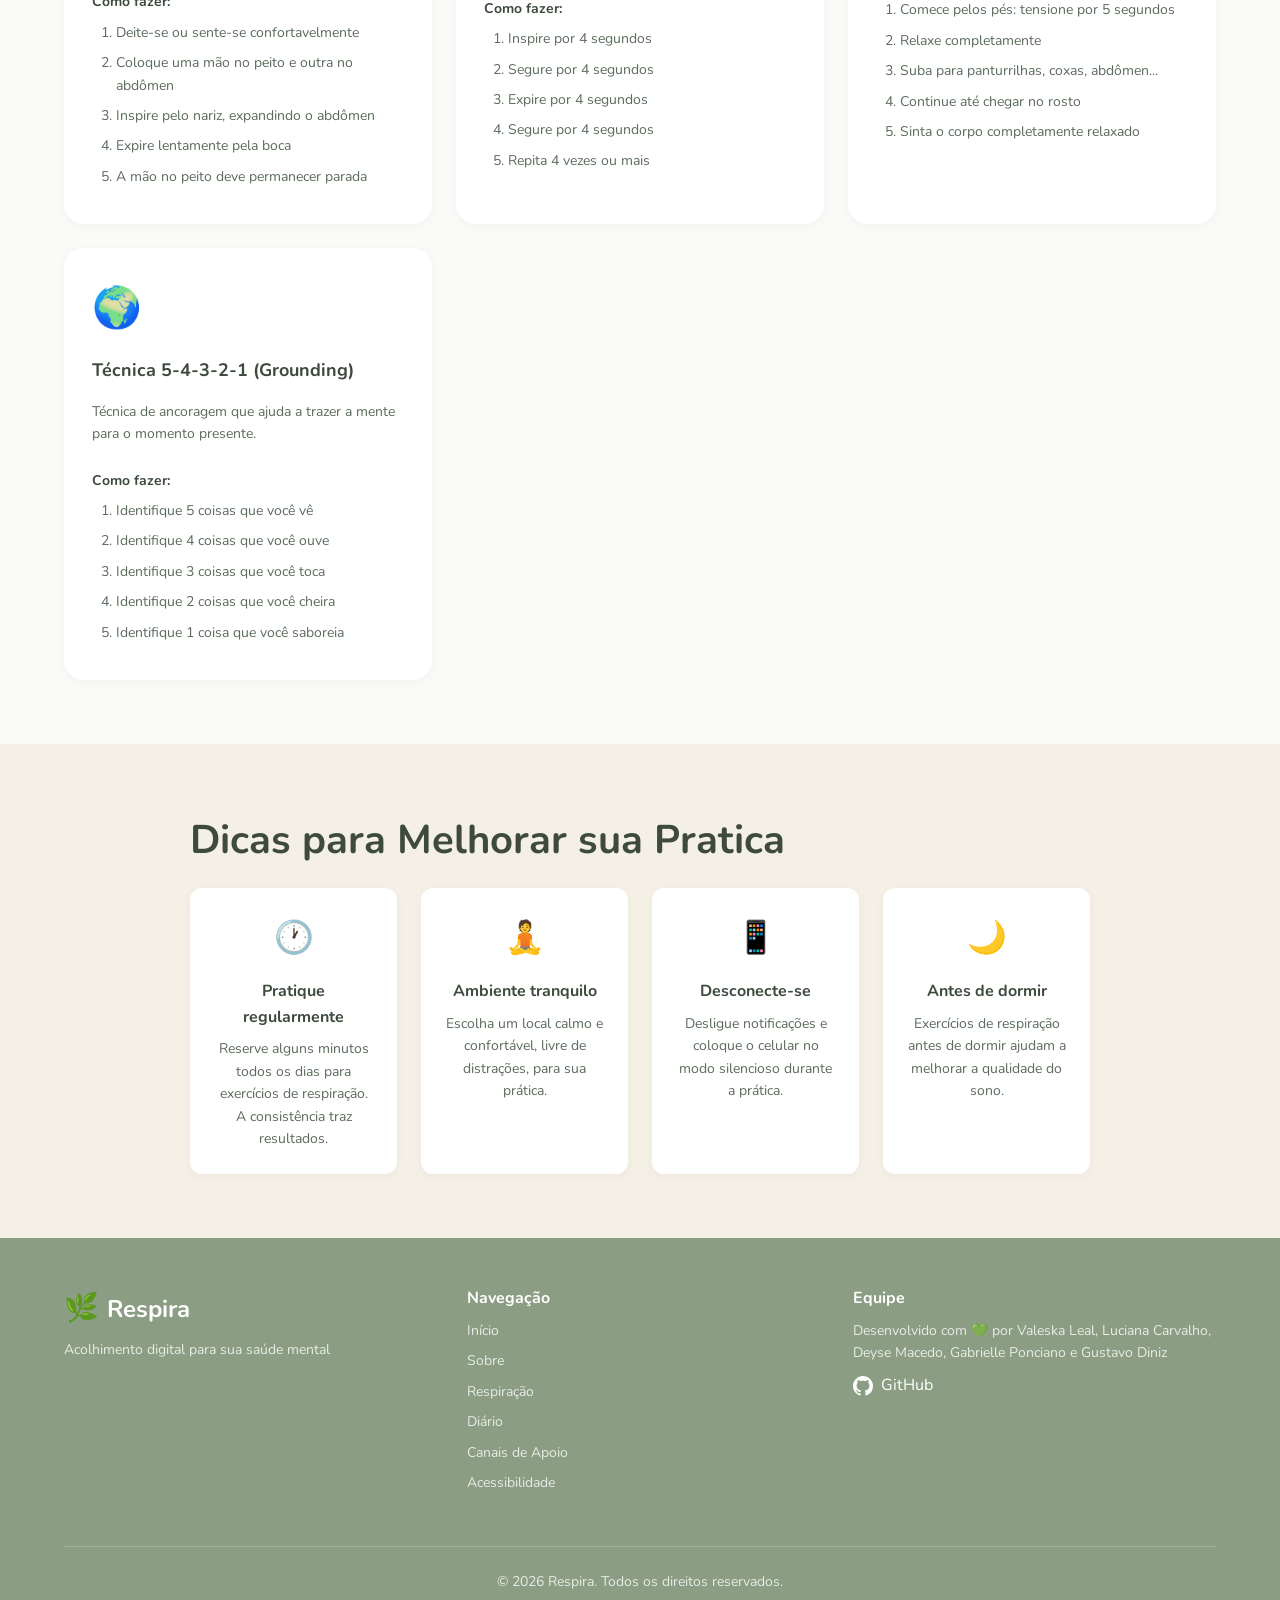
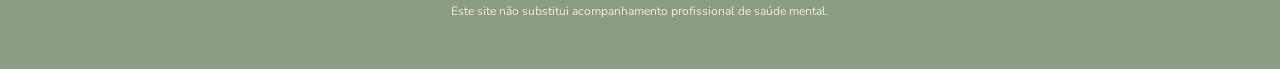
<file: HTML/respiracao.html>
<!doctype html>
<html lang="pt-BR">
  <head>
    <meta charset="UTF-8" />
    <meta name="viewport" content="width=device-width, initial-scale=1.0" />
    <title>Exercícios de Respiração - Respira</title>
    <meta
      name="description"
      content="Exercícios guiados de respiração para reduzir ansiedade e estresse. Técnicas de relaxamento com animações e temporizador."
    />
    <link rel="stylesheet" href="../CSS/style.css" />
    <script src="../JS/global-accessibility.js"></script>
  </head>
  <body>
    <!-- Skip link para acessibilidade -->
    <a href="#main-content" class="skip-link"
      >Pular para o conteúdo principal</a
    >

    <!-- Header -->
    <header class="header">
      <div class="container header-content">
        <a href="../index.html" class="logo">
          <span class="logo-icon">🌿</span>
          Respira
        </a>
        <nav class="nav">
          <a href="../index.html" class="nav-link">Início</a>
          <a href="sobre.html" class="nav-link">Sobre</a>
          <a href="respiracao.html" class="nav-link active">Respiração</a>
          <a href="diario.html" class="nav-link">Diário</a>
          <a href="apoio.html" class="nav-link">Apoio</a>
          <a href="acessibilidade.html" class="nav-link">Acessibilidade</a>
        </nav>
        <div class="modo-acolhedor-toggle">
          <label class="toggle-label" for="modoAcolhedor">
            <span class="toggle-text">Modo Acolhedor</span>
            <div class="toggle-switch">
              <input type="checkbox" id="modoAcolhedor" class="toggle-input" />
              <span class="toggle-slider"></span>
            </div>
          </label>
        </div>
        <button class="mobile-menu-btn" aria-label="Menu">
          <span></span>
          <span></span>
          <span></span>
        </button>
      </div>
    </header>

    <!-- Mobile Menu -->
    <div class="mobile-menu">
      <a href="../index.html" class="mobile-nav-link">Início</a>
      <a href="sobre.html" class="mobile-nav-link">Sobre</a>
      <a href="respiracao.html" class="mobile-nav-link">Respiração</a>
      <a href="diario.html" class="mobile-nav-link">Diário</a>
      <a href="apoio.html" class="mobile-nav-link">Apoio</a>
      <a href="acessibilidade.html" class="mobile-nav-link">Acessibilidade</a>
    </div>

    <main id="main-content">
      <!-- Hero Section -->
      <section class="page-hero">
        <div class="container">
          <h1 class="page-title">Exercícios de Respiração</h1>
          <p class="page-subtitle">
            Técnicas guiadas para acalmar a mente e relaxar o corpo
          </p>
        </div>
      </section>

      <!-- Exercício Principal -->
      <section class="section breathing-main-section">
        <div class="container">
          <div class="breathing-main">
            <div class="breathing-display">
              <div class="breathing-circle-large" id="breathingCircleLarge">
                <div class="breathing-inner">
                  <span class="breathing-phase" id="breathingPhase"
                    >Preparado</span
                  >
                  <span class="breathing-counter" id="breathingCounter">0</span>
                </div>
              </div>
              <div class="breathing-progress">
                <div class="progress-bar" id="progressBar"></div>
              </div>
            </div>

            <div class="breathing-controls-panel">
              <h2>Técnica 4-7-8</h2>
              <p class="breathing-description">
                Esta técnica de respiração ajuda a acalmar o sistema nervoso,
                reduzir a ansiedade e preparar o corpo para o relaxamento.
              </p>

              <div class="technique-steps">
                <div class="technique-step">
                  <span class="step-number">4s</span>
                  <span class="step-label">Inspire pelo nariz</span>
                </div>
                <div class="technique-step">
                  <span class="step-number">7s</span>
                  <span class="step-label">Segure a respiração</span>
                </div>
                <div class="technique-step">
                  <span class="step-number">8s</span>
                  <span class="step-label">Expire pela boca</span>
                </div>
              </div>

              <div class="breathing-buttons">
                <button
                  class="btn btn-primary btn-large"
                  id="startBreathingMain"
                >
                  <span class="btn-icon">▶</span>
                  Iniciar Exercício
                </button>
                <button
                  class="btn btn-secondary btn-large"
                  id="stopBreathingMain"
                  style="display: none"
                >
                  <span class="btn-icon">⏸</span>
                  Pausar
                </button>
                <button
                  class="btn btn-secondary"
                  id="resetBreathingMain"
                  style="display: none"
                >
                  <span class="btn-icon">↺</span>
                  Reiniciar
                </button>
              </div>

              <div class="breathing-stats">
                <div class="stat-item">
                  <span class="stat-label">Ciclos completos</span>
                  <span class="stat-value" id="cycleCount">0</span>
                </div>
                <div class="stat-item">
                  <span class="stat-label">Tempo total</span>
                  <span class="stat-value" id="totalTime">0:00</span>
                </div>
              </div>

              <!-- Som opcional -->
              <div class="sound-toggle">
                <label class="toggle-label" for="soundToggle">
                  <span class="toggle-text">🔔 Som suave</span>
                  <div class="toggle-switch">
                    <input
                      type="checkbox"
                      id="soundToggle"
                      class="toggle-input"
                    />
                    <span class="toggle-slider"></span>
                  </div>
                </label>
              </div>
            </div>
          </div>
        </div>
      </section>

      <!-- Outras Técnicas -->
      <section class="section techniques-section">
        <div class="container">
          <div class="section-header">
            <h2 class="section-title">Outras Técnicas de Relaxamento</h2>
            <p class="section-subtitle">
              Explore diferentes métodos para encontrar o que funciona melhor
              para você
            </p>
          </div>

          <div class="techniques-grid">
            <!-- Respiração Diafragmática -->
            <div class="technique-card">
              <div class="technique-icon">🫁</div>
              <h3>Respiração Diafragmática</h3>
              <p>
                Também conhecida como respiração abdominal, esta técnica envolve
                respirar profundamente usando o diafragma.
              </p>
              <div class="technique-instructions">
                <h4>Como fazer:</h4>
                <ol>
                  <li>Deite-se ou sente-se confortavelmente</li>
                  <li>Coloque uma mão no peito e outra no abdômen</li>
                  <li>Inspire pelo nariz, expandindo o abdômen</li>
                  <li>Expire lentamente pela boca</li>
                  <li>A mão no peito deve permanecer parada</li>
                </ol>
              </div>
            </div>

            <!-- Respiração Quadrada -->
            <div class="technique-card">
              <div class="technique-icon">⬜</div>
              <h3>Respiração Quadrada (Box Breathing)</h3>
              <p>
                Técnica usada por atletas e militares para manter a calma em
                situações de estresse.
              </p>
              <div class="technique-instructions">
                <h4>Como fazer:</h4>
                <ol>
                  <li>Inspire por 4 segundos</li>
                  <li>Segure por 4 segundos</li>
                  <li>Expire por 4 segundos</li>
                  <li>Segure por 4 segundos</li>
                  <li>Repita 4 vezes ou mais</li>
                </ol>
              </div>
            </div>

            <!-- Relaxamento Muscular -->
            <div class="technique-card">
              <div class="technique-icon">💪</div>
              <h3>Relaxamento Muscular Progressivo</h3>
              <p>
                Técnica que envolve tensionar e relaxar grupos musculares para
                aliviar a tensão física.
              </p>
              <div class="technique-instructions">
                <h4>Como fazer:</h4>
                <ol>
                  <li>Comece pelos pés: tensione por 5 segundos</li>
                  <li>Relaxe completamente</li>
                  <li>Suba para panturrilhas, coxas, abdômen...</li>
                  <li>Continue até chegar no rosto</li>
                  <li>Sinta o corpo completamente relaxado</li>
                </ol>
              </div>
            </div>

            <!-- Grounding -->
            <div class="technique-card">
              <div class="technique-icon">🌍</div>
              <h3>Técnica 5-4-3-2-1 (Grounding)</h3>
              <p>
                Técnica de ancoragem que ajuda a trazer a mente para o momento
                presente.
              </p>
              <div class="technique-instructions">
                <h4>Como fazer:</h4>
                <ol>
                  <li>Identifique 5 coisas que você vê</li>
                  <li>Identifique 4 coisas que você ouve</li>
                  <li>Identifique 3 coisas que você toca</li>
                  <li>Identifique 2 coisas que você cheira</li>
                  <li>Identifique 1 coisa que você saboreia</li>
                </ol>
              </div>
            </div>
          </div>
        </div>
      </section>

      <!-- Dicas Section -->
      <section class="section tips-section">
        <div class="container">
          <div class="tips-content">
            <h2 class="section-title">Dicas para Melhorar sua Pratica</h2>
            <div class="tips-grid">
              <div class="tip-card">
                <span class="tip-icon">🕐</span>
                <h4>Pratique regularmente</h4>
                <p>
                  Reserve alguns minutos todos os dias para exercícios de
                  respiração. A consistência traz resultados.
                </p>
              </div>
              <div class="tip-card">
                <span class="tip-icon">🧘</span>
                <h4>Ambiente tranquilo</h4>
                <p>
                  Escolha um local calmo e confortável, livre de distrações,
                  para sua prática.
                </p>
              </div>
              <div class="tip-card">
                <span class="tip-icon">📱</span>
                <h4>Desconecte-se</h4>
                <p>
                  Desligue notificações e coloque o celular no modo silencioso
                  durante a prática.
                </p>
              </div>
              <div class="tip-card">
                <span class="tip-icon">🌙</span>
                <h4>Antes de dormir</h4>
                <p>
                  Exercícios de respiração antes de dormir ajudam a melhorar a
                  qualidade do sono.
                </p>
              </div>
            </div>
          </div>
        </div>
      </section>
    </main>

    <!-- Footer -->
    <footer class="footer">
      <div class="container footer-content">
        <div class="footer-brand">
          <span class="logo">
            <span class="logo-icon">🌿</span>
            Respira
          </span>
          <p class="footer-tagline">
            Acolhimento digital para sua saúde mental
          </p>
        </div>

        <div class="footer-info">
          <div class="footer-section">
            <h4>Navegação</h4>
            <nav class="footer-nav">
              <a href="../index.html">Início</a>
              <a href="sobre.html">Sobre</a>
              <a href="respiracao.html">Respiração</a>
              <a href="diario.html">Diário</a>
              <a href="apoio.html">Canais de Apoio</a>
              <a href="acessibilidade.html">Acessibilidade</a>
            </nav>
          </div>

          <div class="footer-section">
            <h4>Equipe</h4>
            <p>
              Desenvolvido com 💚 por Valeska Leal, Luciana Carvalho, Deyse
              Macedo, Gabrielle Ponciano e Gustavo Diniz
            </p>
            <a
              href="https://github.com/lealvaleska/RESPIRA_WEB"
              target="_blank"
              class="footer-github"
            >
              <svg
                width="20"
                height="20"
                viewBox="0 0 24 24"
                fill="currentColor"
              >
                <path
                  d="M12 0C5.37 0 0 5.37 0 12c0 5.31 3.435 9.795 8.205 11.385.6.105.825-.255.825-.57 0-.285-.015-1.23-.015-2.235-3.015.555-3.795-.735-4.035-1.41-.135-.345-.72-1.41-1.23-1.695-.42-.225-1.02-.78-.015-.795.945-.015 1.62.87 1.845 1.23 1.08 1.815 2.805 1.305 3.495.99.105-.78.42-1.305.765-1.605-2.67-.3-5.46-1.335-5.46-5.925 0-1.305.465-2.385 1.23-3.225-.12-.3-.54-1.53.12-3.18 0 0 1.005-.315 3.3 1.23.96-.27 1.98-.405 3-.405s2.04.135 3 .405c2.295-1.56 3.3-1.23 3.3-1.23.66 1.65.24 2.88.12 3.18.765.84 1.23 1.905 1.23 3.225 0 4.605-2.805 5.625-5.475 5.925.435.375.81 1.095.81 2.22 0 1.605-.015 2.895-.015 3.3 0 .315.225.69.825.57A12.02 12.02 0 0024 12c0-6.63-5.37-12-12-12z"
                />
              </svg>
              GitHub
            </a>
          </div>
        </div>

        <div class="footer-bottom">
          <p>&copy; 2026 Respira. Todos os direitos reservados.</p>
          <p class="footer-disclaimer">
            Este site não substitui acompanhamento profissional de saúde mental.
          </p>
        </div>
      </div>
    </footer>

    <script src="../JS/app.js"></script>
    <script src="../JS/breathing.js"></script>
  </body>
</html>
</file>
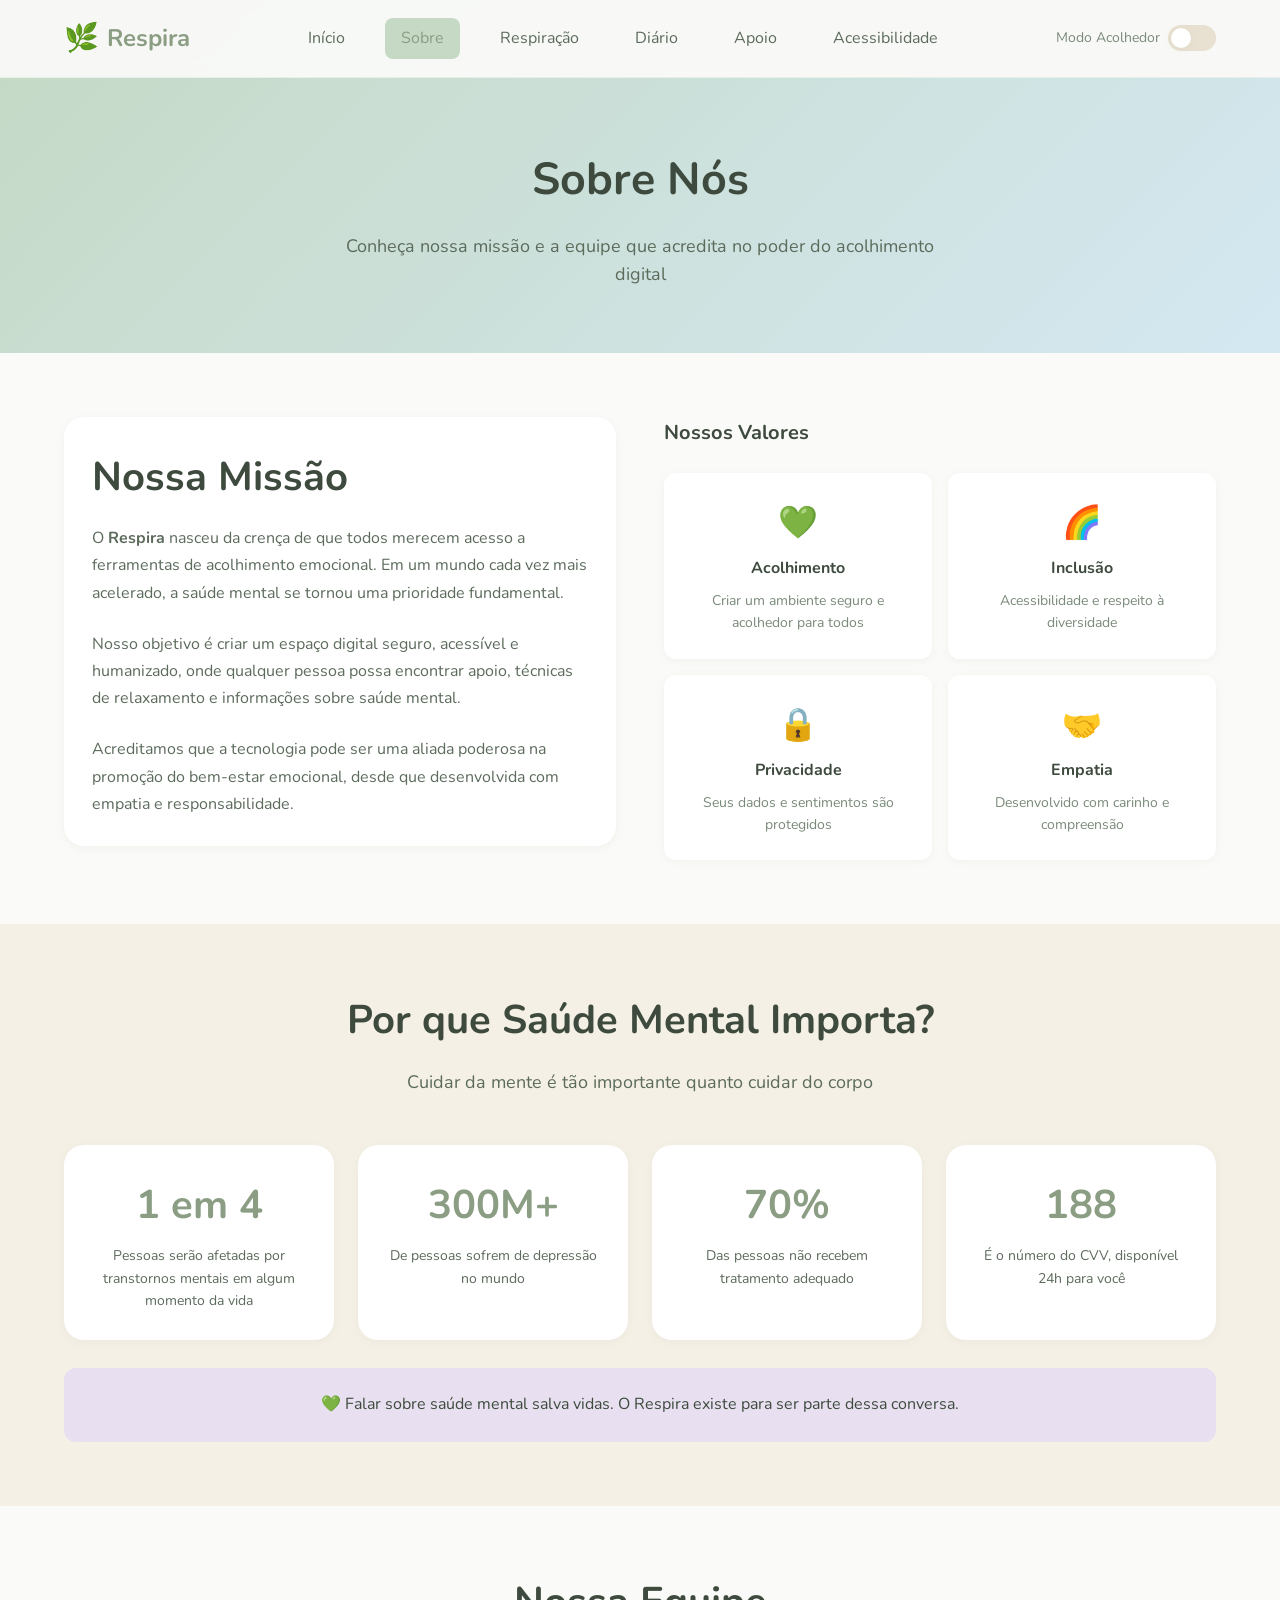
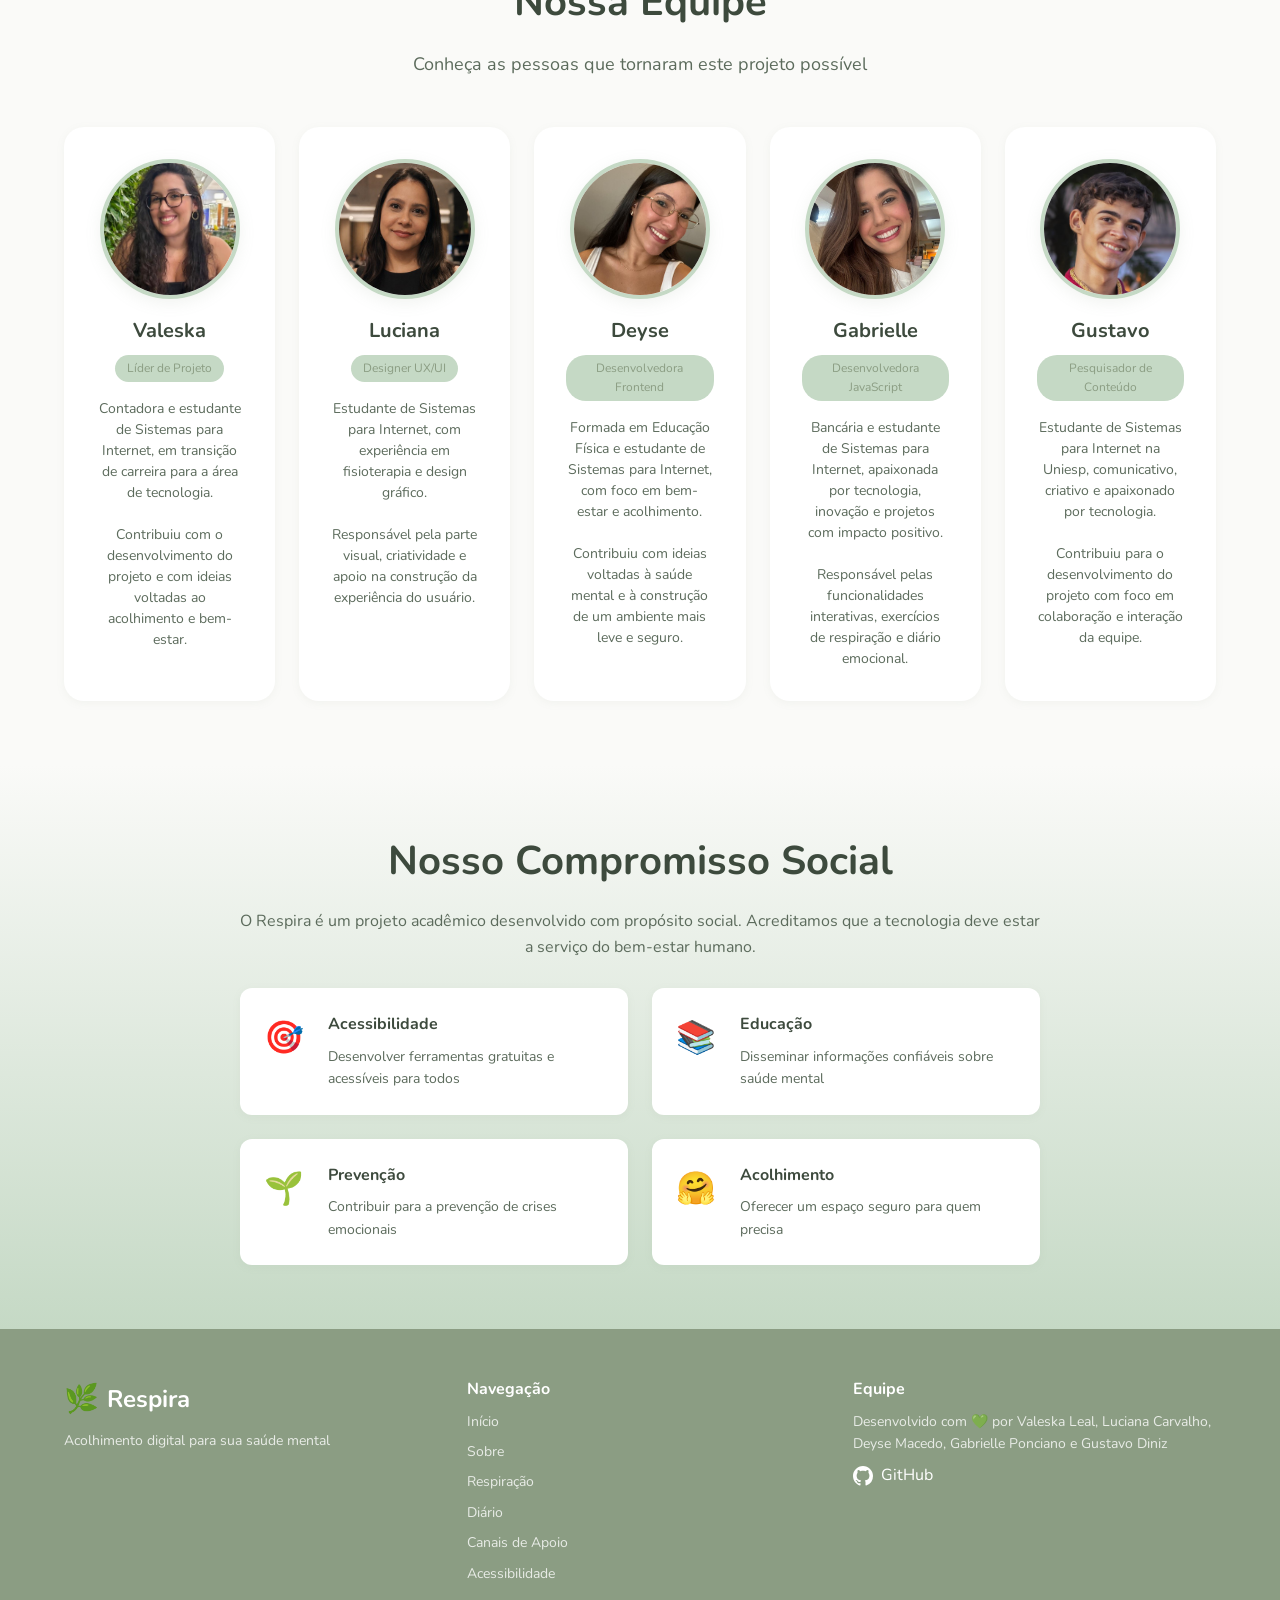
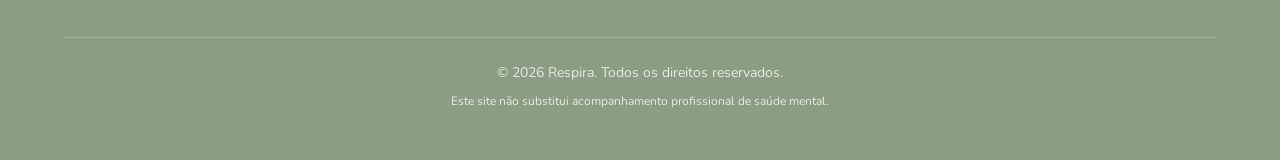
<file: HTML/sobre.html>
<!doctype html>
<html lang="pt-BR">
  <head>
    <meta charset="UTF-8" />
    <meta name="viewport" content="width=device-width, initial-scale=1.0" />
    <title>Sobre - Respira</title>
    <meta
      name="description"
      content="Conheça a equipe por trás do Respira e o propósito do nosso projeto de acolhimento digital e saúde mental."
    />
    <link rel="stylesheet" href="../CSS/style.css" />
    <script src="../JS/global-accessibility.js"></script>
  </head>
  <body>
    <!-- Skip link para acessibilidade -->
    <a href="#main-content" class="skip-link"
      >Pular para o conteúdo principal</a
    >

    <!-- Header -->
    <header class="header">
      <div class="container header-content">
        <a href="../index.html" class="logo">
          <span class="logo-icon">🌿</span>
          Respira
        </a>
        <nav class="nav">
          <a href="../index.html" class="nav-link">Início</a>
          <a href="sobre.html" class="nav-link active">Sobre</a>
          <a href="respiracao.html" class="nav-link">Respiração</a>
          <a href="diario.html" class="nav-link">Diário</a>
          <a href="apoio.html" class="nav-link">Apoio</a>
          <a href="acessibilidade.html" class="nav-link">Acessibilidade</a>
        </nav>
        <div class="modo-acolhedor-toggle">
          <label class="toggle-label" for="modoAcolhedor">
            <span class="toggle-text">Modo Acolhedor</span>
            <div class="toggle-switch">
              <input type="checkbox" id="modoAcolhedor" class="toggle-input" />
              <span class="toggle-slider"></span>
            </div>
          </label>
        </div>
        <button class="mobile-menu-btn" aria-label="Menu">
          <span></span>
          <span></span>
          <span></span>
        </button>
      </div>
    </header>

    <!-- Mobile Menu -->
    <div class="mobile-menu">
      <a href="../index.html" class="mobile-nav-link">Início</a>
      <a href="sobre.html" class="mobile-nav-link">Sobre</a>
      <a href="respiracao.html" class="mobile-nav-link">Respiração</a>
      <a href="diario.html" class="mobile-nav-link">Diário</a>
      <a href="apoio.html" class="mobile-nav-link">Apoio</a>
      <a href="acessibilidade.html" class="mobile-nav-link">Acessibilidade</a>
    </div>

    <main id="main-content">
      <!-- Hero Section -->
      <section class="page-hero">
        <div class="container">
          <h1 class="page-title">Sobre Nós</h1>
          <p class="page-subtitle">
            Conheça nossa missão e a equipe que acredita no poder do acolhimento
            digital
          </p>
        </div>
      </section>

      <!-- Missão Section -->
      <section class="section mission-section">
        <div class="container">
          <div class="mission-content">
            <div class="mission-text">
              <h2 class="section-title">Nossa Missão</h2>
              <p>
                O <strong>Respira</strong> nasceu da crença de que todos merecem
                acesso a ferramentas de acolhimento emocional. Em um mundo cada
                vez mais acelerado, a saúde mental se tornou uma prioridade
                fundamental.
              </p>
              <p>
                Nosso objetivo é criar um espaço digital seguro, acessível e
                humanizado, onde qualquer pessoa possa encontrar apoio, técnicas
                de relaxamento e informações sobre saúde mental.
              </p>
              <p>
                Acreditamos que a tecnologia pode ser uma aliada poderosa na
                promoção do bem-estar emocional, desde que desenvolvida com
                empatia e responsabilidade.
              </p>
            </div>
            <div class="mission-values">
              <h3>Nossos Valores</h3>
              <div class="values-grid">
                <div class="value-card">
                  <span class="value-icon">💚</span>
                  <h4>Acolhimento</h4>
                  <p>Criar um ambiente seguro e acolhedor para todos</p>
                </div>
                <div class="value-card">
                  <span class="value-icon">🌈</span>
                  <h4>Inclusão</h4>
                  <p>Acessibilidade e respeito à diversidade</p>
                </div>
                <div class="value-card">
                  <span class="value-icon">🔒</span>
                  <h4>Privacidade</h4>
                  <p>Seus dados e sentimentos são protegidos</p>
                </div>
                <div class="value-card">
                  <span class="value-icon">🤝</span>
                  <h4>Empatia</h4>
                  <p>Desenvolvido com carinho e compreensão</p>
                </div>
              </div>
            </div>
          </div>
        </div>
      </section>

      <!-- Importância da Saúde Mental -->
      <section class="section importance-section">
        <div class="container">
          <div class="section-header">
            <h2 class="section-title">Por que Saúde Mental Importa?</h2>
            <p class="section-subtitle">
              Cuidar da mente é tão importante quanto cuidar do corpo
            </p>
          </div>
          <div class="importance-grid">
            <div class="importance-card">
              <div class="importance-number">1 em 4</div>
              <p>
                Pessoas serão afetadas por transtornos mentais em algum momento
                da vida
              </p>
            </div>
            <div class="importance-card">
              <div class="importance-number">300M+</div>
              <p>De pessoas sofrem de depressão no mundo</p>
            </div>
            <div class="importance-card">
              <div class="importance-number">70%</div>
              <p>Das pessoas não recebem tratamento adequado</p>
            </div>
            <div class="importance-card">
              <div class="importance-number">188</div>
              <p>É o número do CVV, disponível 24h para você</p>
            </div>
          </div>
          <div class="importance-message">
            <p>
              💚 Falar sobre saúde mental salva vidas. O Respira existe para ser
              parte dessa conversa.
            </p>
          </div>
        </div>
      </section>

      <!-- Equipe Section -->
      <section class="section team-section">
        <div class="container">
          <div class="section-header">
            <h2 class="section-title">Nossa Equipe</h2>
            <p class="section-subtitle">
              Conheça as pessoas que tornaram este projeto possível
            </p>
          </div>

          <div class="team-grid">
            <!-- Valeska -->
            <div class="team-card">
              <img src="../IMG/Valeska.jpeg" alt="Valeska" class="team-photo" />
              <h3 class="team-name">Valeska</h3>
              <span class="team-role">Líder de Projeto</span>
              <p class="team-bio">
                Contadora e estudante de Sistemas para Internet, em transição de
                carreira para a área de tecnologia.

                <br /><br />

                Contribuiu com o desenvolvimento do projeto e com ideias
                voltadas ao acolhimento e bem-estar.
              </p>
            </div>

            <!-- Luciana -->
            <div class="team-card">
              <img src="../IMG/Luciana.jpg" alt="Luciana" class="team-photo" />
              <h3 class="team-name">Luciana</h3>
              <span class="team-role">Designer UX/UI</span>
              <p class="team-bio">
                Estudante de Sistemas para Internet, com experiência em
                fisioterapia e design gráfico.

                <br /><br />

                Responsável pela parte visual, criatividade e apoio na
                construção da experiência do usuário.
              </p>
            </div>

            <!-- Deyse -->
            <div class="team-card">
              <img src="../IMG/Deyse.jpeg" alt="Deyse" class="team-photo" />
              <h3 class="team-name">Deyse</h3>
              <span class="team-role">Desenvolvedora Frontend</span>
              <p class="team-bio">
                Formada em Educação Física e estudante de Sistemas para
                Internet, com foco em bem-estar e acolhimento.

                <br /><br />

                Contribuiu com ideias voltadas à saúde mental e à construção de
                um ambiente mais leve e seguro.
              </p>
            </div>

            <!-- Gabrielle -->
            <div class="team-card">
              <img
                src="../IMG/Gabrielle.jpeg"
                alt="Gabrielle"
                class="team-photo"
              />
              <h3 class="team-name">Gabrielle</h3>
              <span class="team-role">Desenvolvedora JavaScript</span>
              <p class="team-bio">
                Bancária e estudante de Sistemas para Internet, apaixonada por
                tecnologia, inovação e projetos com impacto positivo.

                <br /><br />

                Responsável pelas funcionalidades interativas, exercícios de
                respiração e diário emocional.
              </p>
            </div>

            <!-- Gustavo -->
            <div class="team-card">
              <img src="../IMG/Gustavo.png" alt="Gustavo" class="team-photo" />
              <h3 class="team-name">Gustavo</h3>
              <span class="team-role">Pesquisador de Conteúdo</span>
              <p class="team-bio">
                Estudante de Sistemas para Internet na Uniesp, comunicativo,
                criativo e apaixonado por tecnologia.

                <br /><br />

                Contribuiu para o desenvolvimento do projeto com foco em
                colaboração e interação da equipe.
              </p>
            </div>
          </div>
        </div>
      </section>

      <!-- Objetivo Social -->
      <section class="section social-section">
        <div class="container">
          <div class="social-content">
            <h2 class="section-title">Nosso Compromisso Social</h2>
            <p>
              O Respira é um projeto acadêmico desenvolvido com propósito
              social. Acreditamos que a tecnologia deve estar a serviço do
              bem-estar humano.
            </p>
            <div class="social-goals">
              <div class="social-goal">
                <span class="social-icon">🎯</span>
                <div>
                  <h4>Acessibilidade</h4>
                  <p>
                    Desenvolver ferramentas gratuitas e acessíveis para todos
                  </p>
                </div>
              </div>
              <div class="social-goal">
                <span class="social-icon">📚</span>
                <div>
                  <h4>Educação</h4>
                  <p>Disseminar informações confiáveis sobre saúde mental</p>
                </div>
              </div>
              <div class="social-goal">
                <span class="social-icon">🌱</span>
                <div>
                  <h4>Prevenção</h4>
                  <p>Contribuir para a prevenção de crises emocionais</p>
                </div>
              </div>
              <div class="social-goal">
                <span class="social-icon">🤗</span>
                <div>
                  <h4>Acolhimento</h4>
                  <p>Oferecer um espaço seguro para quem precisa</p>
                </div>
              </div>
            </div>
          </div>
        </div>
      </section>
    </main>

    <!-- Footer -->
    <footer class="footer">
      <div class="container footer-content">
        <div class="footer-brand">
          <span class="logo">
            <span class="logo-icon">🌿</span>
            Respira
          </span>
          <p class="footer-tagline">
            Acolhimento digital para sua saúde mental
          </p>
        </div>

        <div class="footer-info">
          <div class="footer-section">
            <h4>Navegação</h4>
            <nav class="footer-nav">
              <a href="../index.html">Início</a>
              <a href="sobre.html">Sobre</a>
              <a href="respiracao.html">Respiração</a>
              <a href="diario.html">Diário</a>
              <a href="apoio.html">Canais de Apoio</a>
              <a href="acessibilidade.html">Acessibilidade</a>
            </nav>
          </div>

          <div class="footer-section">
            <h4>Equipe</h4>
            <p>
              Desenvolvido com 💚 por Valeska Leal, Luciana Carvalho, Deyse
              Macedo, Gabrielle Ponciano e Gustavo Diniz
            </p>
            <a
              href="https://github.com/lealvaleska/RESPIRA_WEB"
              target="_blank"
              class="footer-github"
            >
              <svg
                width="20"
                height="20"
                viewBox="0 0 24 24"
                fill="currentColor"
              >
                <path
                  d="M12 0C5.37 0 0 5.37 0 12c0 5.31 3.435 9.795 8.205 11.385.6.105.825-.255.825-.57 0-.285-.015-1.23-.015-2.235-3.015.555-3.795-.735-4.035-1.41-.135-.345-.72-1.41-1.23-1.695-.42-.225-1.02-.78-.015-.795.945-.015 1.62.87 1.845 1.23 1.08 1.815 2.805 1.305 3.495.99.105-.78.42-1.305.765-1.605-2.67-.3-5.46-1.335-5.46-5.925 0-1.305.465-2.385 1.23-3.225-.12-.3-.54-1.53.12-3.18 0 0 1.005-.315 3.3 1.23.96-.27 1.98-.405 3-.405s2.04.135 3 .405c2.295-1.56 3.3-1.23 3.3-1.23.66 1.65.24 2.88.12 3.18.765.84 1.23 1.905 1.23 3.225 0 4.605-2.805 5.625-5.475 5.925.435.375.81 1.095.81 2.22 0 1.605-.015 2.895-.015 3.3 0 .315.225.69.825.57A12.02 12.02 0 0024 12c0-6.63-5.37-12-12-12z"
                />
              </svg>
              GitHub
            </a>
          </div>
        </div>

        <div class="footer-bottom">
          <p>&copy; 2026 Respira. Todos os direitos reservados.</p>
          <p class="footer-disclaimer">
            Este site não substitui acompanhamento profissional de saúde mental.
          </p>
        </div>
      </div>
    </footer>

    <script src="../JS/app.js"></script>
  </body>
</html>
</file>
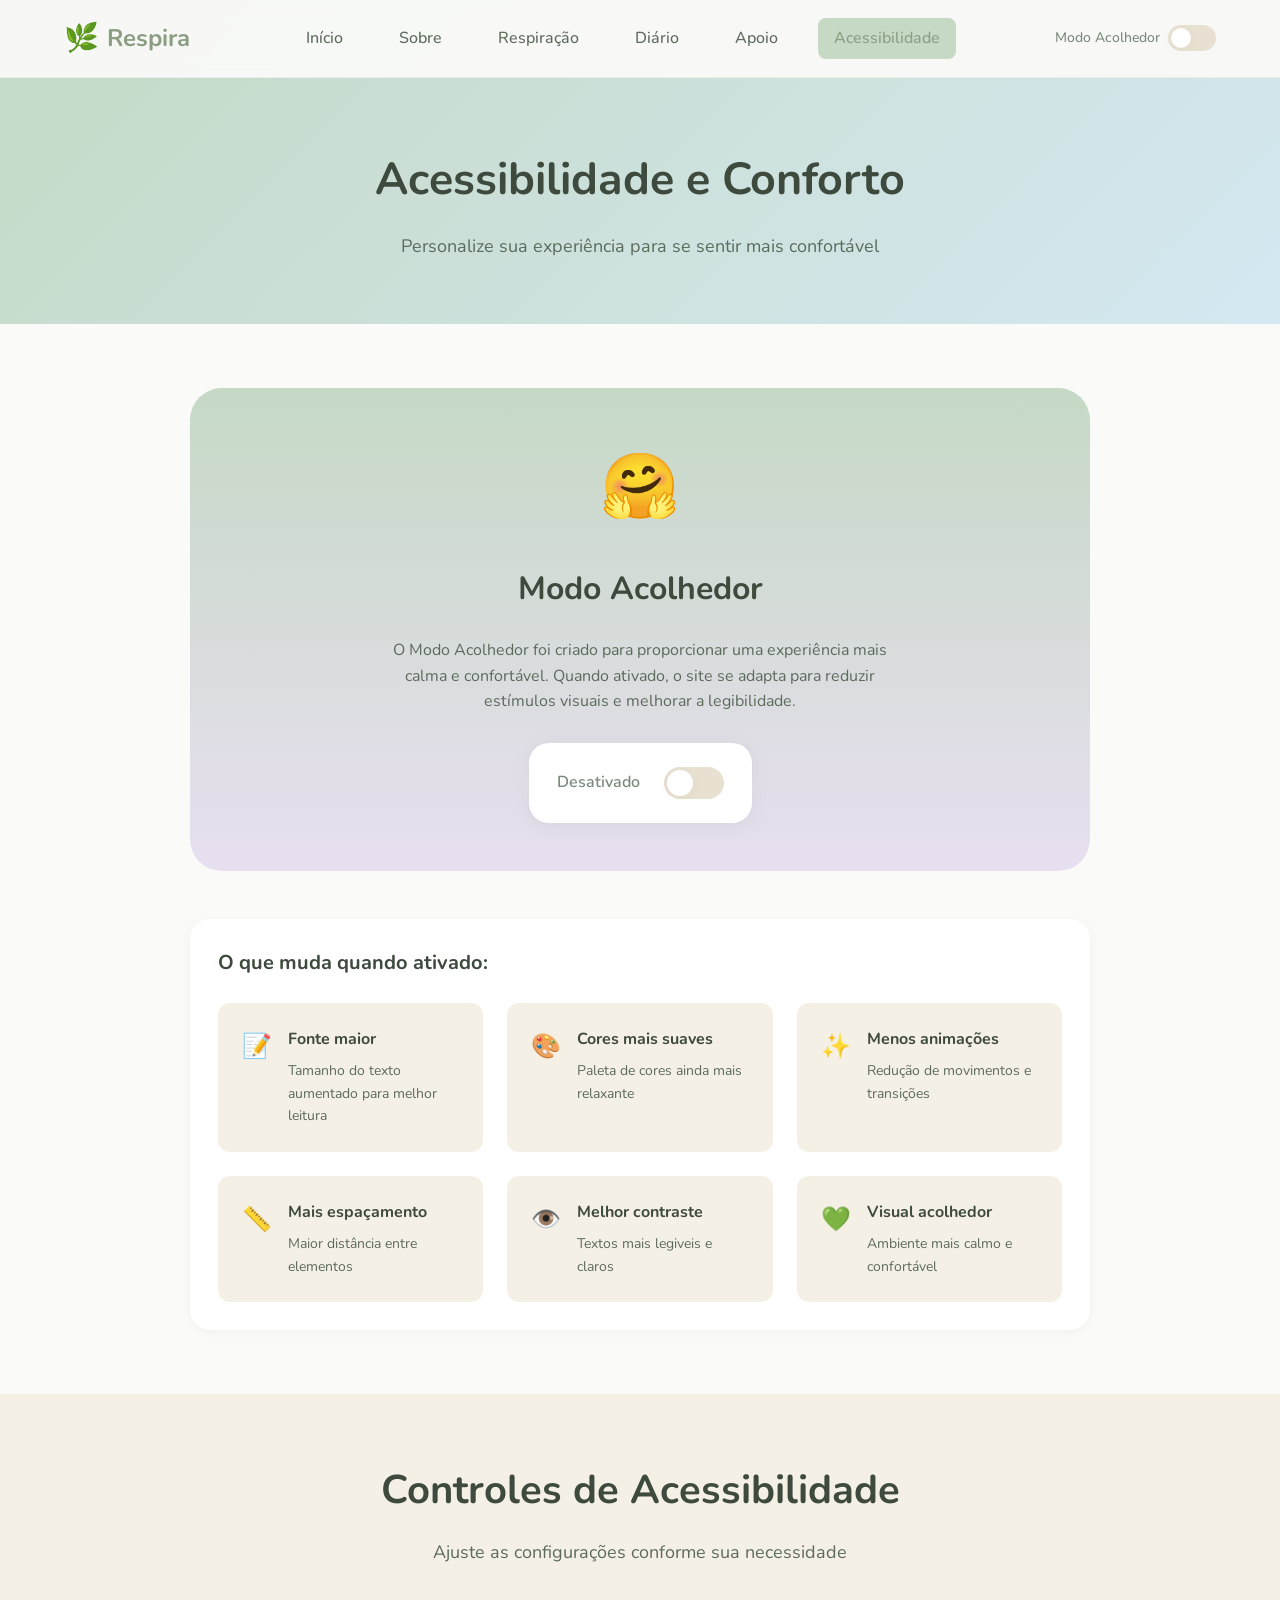
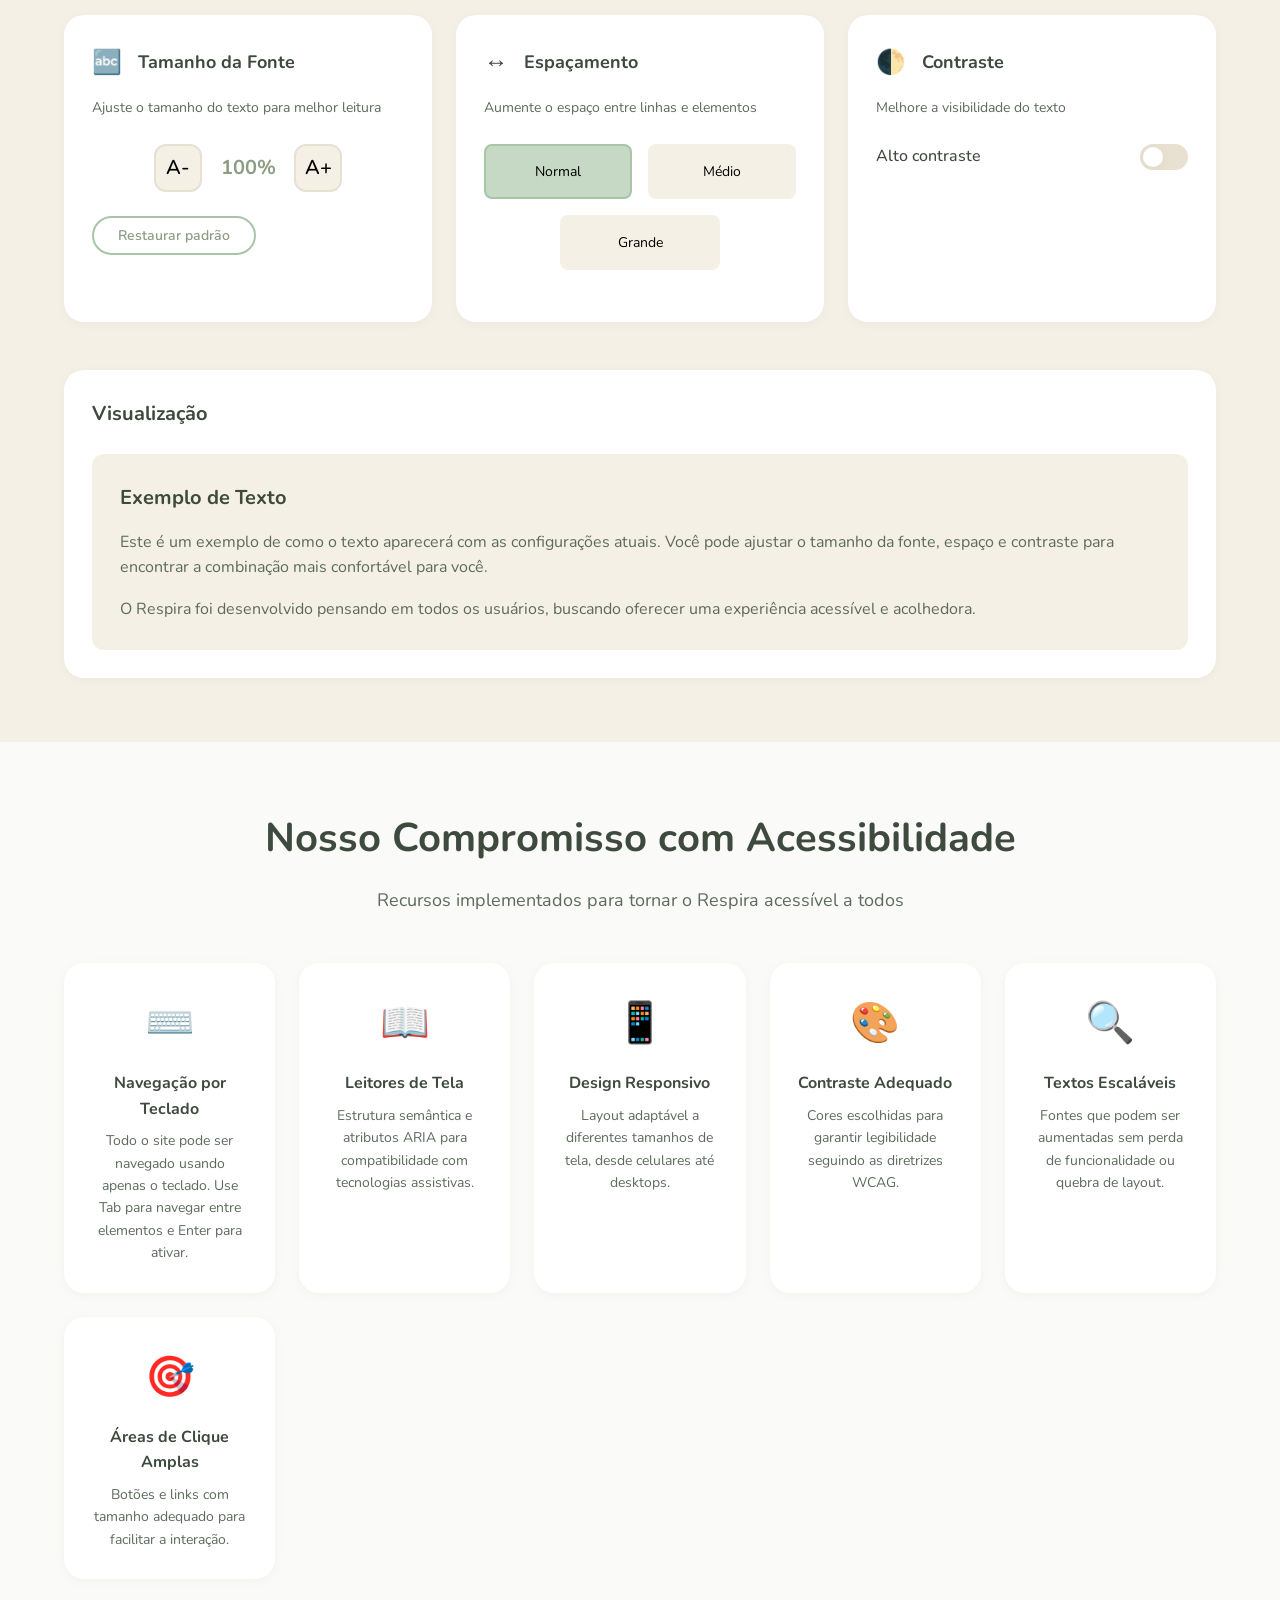
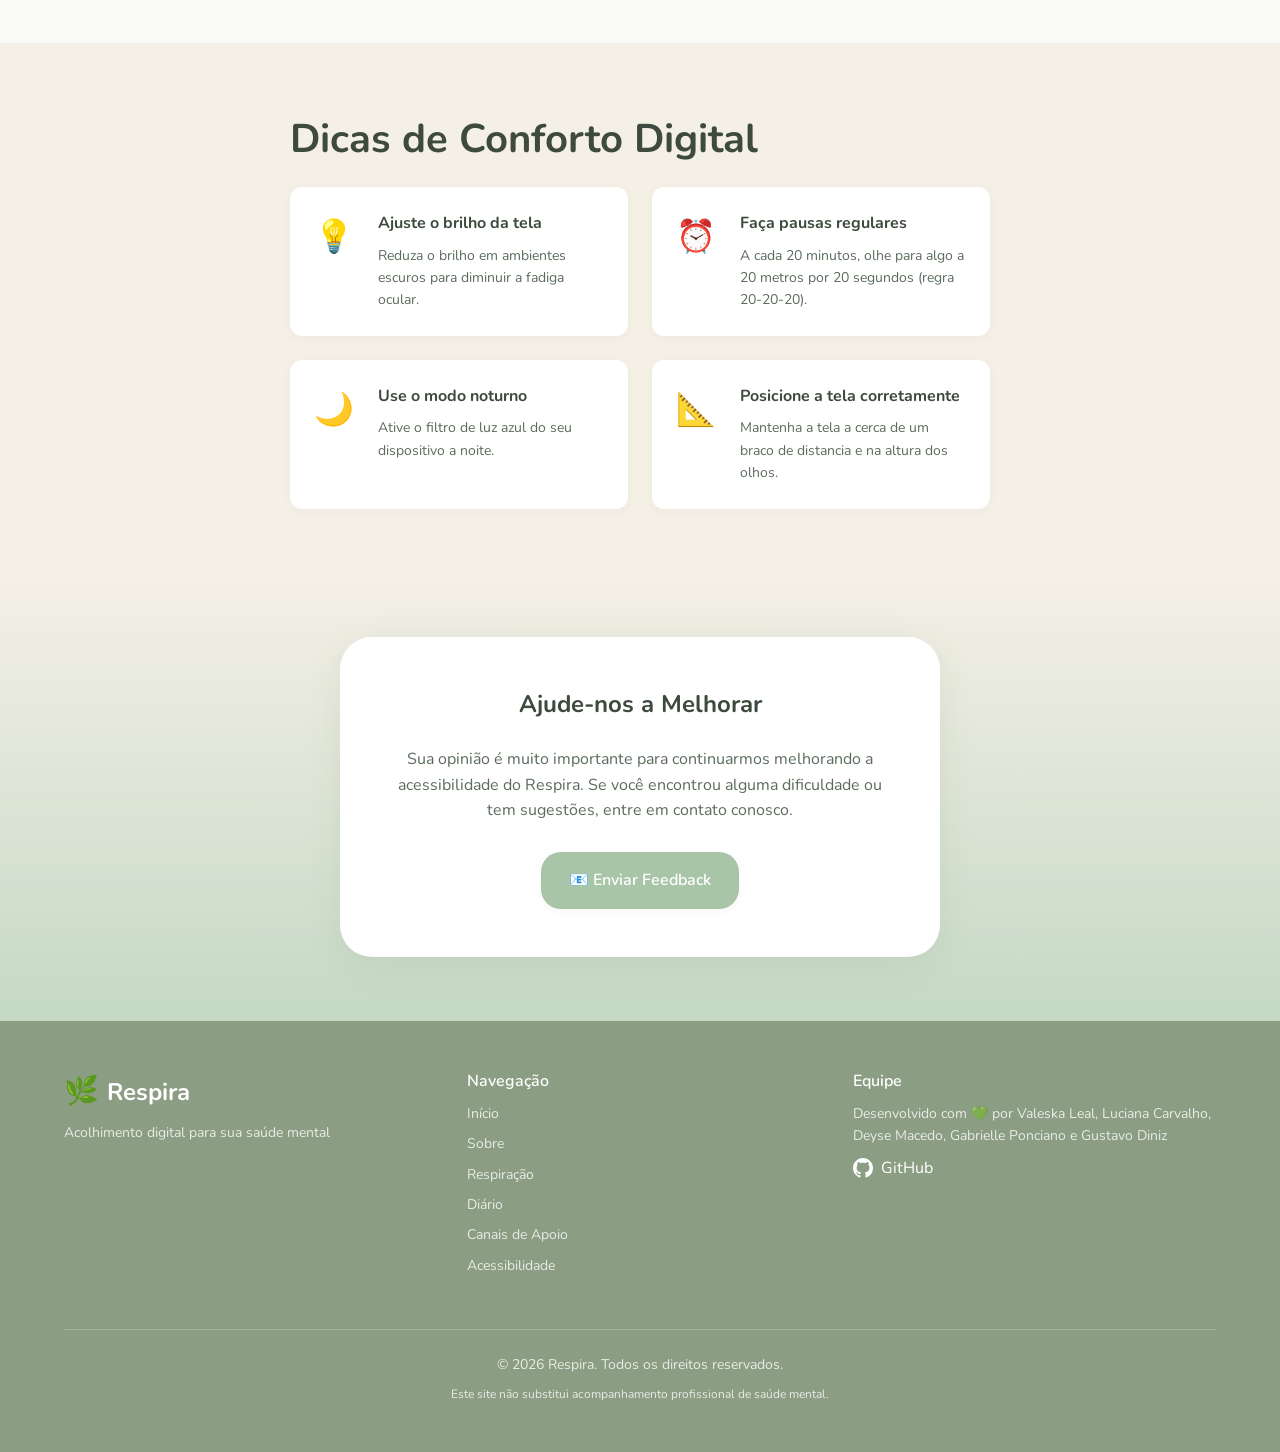
<file: RESPIRA_WEB/HTML/acessibilidade.html>
<!doctype html>
<html lang="pt-BR">
  <head>
    <meta charset="UTF-8" />
    <meta name="viewport" content="width=device-width, initial-scale=1.0" />
    <title>Acessibilidade e Conforto - Respira</title>
    <meta
      name="description"
      content="Personalize sua experiência no Respira. Modo acolhedor, ajuste de fonte, contraste e redução de animações."
    />
    <link rel="preconnect" href="https://fonts.googleapis.com" />
    <link rel="preconnect" href="https://fonts.gstatic.com" crossorigin />
    <link
      href="https://fonts.googleapis.com/css2?family=Nunito:wght@400;500;600;700&display=swap"
      rel="stylesheet"
    />
    <link rel="stylesheet" href="../CSS/style.css" />
    <script src="../JS/global-accessibility.js"></script>
  </head>
  <body>
    <!-- Skip link para acessibilidade -->
    <a href="#main-content" class="skip-link"
      >Pular para o conteúdo principal</a
    >

    <!-- Header -->
    <header class="header">
      <div class="container header-content">
        <a href="index.html" class="logo">
          <span class="logo-icon">🌿</span>
          Respira
        </a>
        <nav class="nav">
          <a href="index.html" class="nav-link">Início</a>
          <a href="sobre.html" class="nav-link">Sobre</a>
          <a href="respiracao.html" class="nav-link">Respiração</a>
          <a href="diario.html" class="nav-link">Diário</a>
          <a href="apoio.html" class="nav-link">Apoio</a>
          <a href="acessibilidade.html" class="nav-link active"
            >Acessibilidade</a
          >
        </nav>
        <div class="modo-acolhedor-toggle">
          <label class="toggle-label" for="modoAcolhedor">
            <span class="toggle-text">Modo Acolhedor</span>
            <div class="toggle-switch">
              <input type="checkbox" id="modoAcolhedor" class="toggle-input" />
              <span class="toggle-slider"></span>
            </div>
          </label>
        </div>
        <button class="mobile-menu-btn" aria-label="Menu">
          <span></span>
          <span></span>
          <span></span>
        </button>
      </div>
    </header>

    <!-- Mobile Menu -->
    <div class="mobile-menu">
      <a href="index.html" class="mobile-nav-link">Início</a>
      <a href="sobre.html" class="mobile-nav-link">Sobre</a>
      <a href="respiracao.html" class="mobile-nav-link">Respiração</a>
      <a href="diario.html" class="mobile-nav-link">Diário</a>
      <a href="apoio.html" class="mobile-nav-link">Apoio</a>
      <a href="acessibilidade.html" class="mobile-nav-link">Acessibilidade</a>
    </div>

    <main id="main-content">
      <!-- Hero Section -->
      <section class="page-hero">
        <div class="container">
          <h1 class="page-title">Acessibilidade e Conforto</h1>
          <p class="page-subtitle">
            Personalize sua experiência para se sentir mais confortável
          </p>
        </div>
      </section>

      <!-- Modo Acolhedor Principal -->
      <section class="section comfort-main-section">
        <div class="container">
          <div class="comfort-main">
            <div class="comfort-hero">
              <div class="comfort-icon-large">🤗</div>
              <h2>Modo Acolhedor</h2>
              <p>
                O Modo Acolhedor foi criado para proporcionar uma experiência
                mais calma e confortável. Quando ativado, o site se adapta para
                reduzir estímulos visuais e melhorar a legibilidade.
              </p>

              <div class="comfort-toggle-large">
                <label class="comfort-toggle-label" for="modoAcolhedorMain">
                  <span class="toggle-status" id="toggleStatus"
                    >Desativado</span
                  >
                  <div class="toggle-switch-large">
                    <input
                      type="checkbox"
                      id="modoAcolhedorMain"
                      class="toggle-input"
                    />
                    <span class="toggle-slider-large"></span>
                  </div>
                </label>
              </div>
            </div>

            <div class="comfort-features">
              <h3>O que muda quando ativado:</h3>
              <div class="features-grid">
                <div class="feature-item">
                  <span class="feature-icon">📝</span>
                  <div class="feature-text">
                    <h4>Fonte maior</h4>
                    <p>Tamanho do texto aumentado para melhor leitura</p>
                  </div>
                </div>
                <div class="feature-item">
                  <span class="feature-icon">🎨</span>
                  <div class="feature-text">
                    <h4>Cores mais suaves</h4>
                    <p>Paleta de cores ainda mais relaxante</p>
                  </div>
                </div>
                <div class="feature-item">
                  <span class="feature-icon">✨</span>
                  <div class="feature-text">
                    <h4>Menos animações</h4>
                    <p>Redução de movimentos e transições</p>
                  </div>
                </div>
                <div class="feature-item">
                  <span class="feature-icon">📏</span>
                  <div class="feature-text">
                    <h4>Mais espaçamento</h4>
                    <p>Maior distância entre elementos</p>
                  </div>
                </div>
                <div class="feature-item">
                  <span class="feature-icon">👁️</span>
                  <div class="feature-text">
                    <h4>Melhor contraste</h4>
                    <p>Textos mais legiveis e claros</p>
                  </div>
                </div>
                <div class="feature-item">
                  <span class="feature-icon">💚</span>
                  <div class="feature-text">
                    <h4>Visual acolhedor</h4>
                    <p>Ambiente mais calmo e confortável</p>
                  </div>
                </div>
              </div>
            </div>
          </div>
        </div>
      </section>

      <!-- Controles de Acessibilidade -->
      <section class="section accessibility-controls-section">
        <div class="container">
          <div class="section-header">
            <h2 class="section-title">Controles de Acessibilidade</h2>
            <p class="section-subtitle">
              Ajuste as configurações conforme sua necessidade
            </p>
          </div>

          <div class="controls-grid">
            <!-- Tamanho da Fonte -->
            <div class="control-card">
              <div class="control-header">
                <span class="control-icon">🔤</span>
                <h3>Tamanho da Fonte</h3>
              </div>
              <p>Ajuste o tamanho do texto para melhor leitura</p>
              <div class="font-size-controls">
                <button
                  class="font-btn"
                  id="fontDecrease"
                  aria-label="Diminuir fonte"
                >
                  A-
                </button>
                <span class="font-current" id="fontCurrent">100%</span>
                <button
                  class="font-btn"
                  id="fontIncrease"
                  aria-label="Aumentar fonte"
                >
                  A+
                </button>
              </div>
              <button class="btn btn-secondary btn-small" id="fontReset">
                Restaurar padrão
              </button>
            </div>

            <!-- Espaçamento -->
            <div class="control-card">
              <div class="control-header">
                <span class="control-icon">↔️</span>
                <h3>Espaçamento</h3>
              </div>
              <p>Aumente o espaço entre linhas e elementos</p>
              <div class="spacing-options">
                <button class="spacing-btn active" data-spacing="normal">
                  Normal
                </button>
                <button class="spacing-btn" data-spacing="medium">Médio</button>
                <button class="spacing-btn" data-spacing="large">Grande</button>
              </div>
            </div>

            <!-- Alto Contraste -->
            <div class="control-card">
              <div class="control-header">
                <span class="control-icon">🌓</span>
                <h3>Contraste</h3>
              </div>
              <p>Melhore a visibilidade do texto</p>
              <label class="control-toggle">
                <span>Alto contraste</span>
                <div class="toggle-switch">
                  <input
                    type="checkbox"
                    id="highContrast"
                    class="toggle-input"
                  />
                  <span class="toggle-slider"></span>
                </div>
              </label>
            </div>
          </div>

          <!-- Preview -->
          <div class="preview-section">
            <h3>Visualização</h3>
            <div class="preview-box" id="previewBox">
              <h4>Exemplo de Texto</h4>
              <p>
                Este é um exemplo de como o texto aparecerá com as configurações
                atuais. Você pode ajustar o tamanho da fonte, espaço e contraste
                para encontrar a combinação mais confortável para você.
              </p>
              <p>
                O Respira foi desenvolvido pensando em todos os usuários,
                buscando oferecer uma experiência acessível e acolhedora.
              </p>
            </div>
          </div>
        </div>
      </section>

      <!-- Recursos de Acessibilidade -->
      <section class="section resources-section">
        <div class="container">
          <div class="section-header">
            <h2 class="section-title">Nosso Compromisso com Acessibilidade</h2>
            <p class="section-subtitle">
              Recursos implementados para tornar o Respira acessível a todos
            </p>
          </div>

          <div class="resources-grid">
            <div class="resource-card">
              <span class="resource-icon">⌨️</span>
              <h3>Navegação por Teclado</h3>
              <p>
                Todo o site pode ser navegado usando apenas o teclado. Use Tab
                para navegar entre elementos e Enter para ativar.
              </p>
            </div>
            <div class="resource-card">
              <span class="resource-icon">📖</span>
              <h3>Leitores de Tela</h3>
              <p>
                Estrutura semântica e atributos ARIA para compatibilidade com
                tecnologias assistivas.
              </p>
            </div>
            <div class="resource-card">
              <span class="resource-icon">📱</span>
              <h3>Design Responsivo</h3>
              <p>
                Layout adaptável a diferentes tamanhos de tela, desde celulares
                até desktops.
              </p>
            </div>
            <div class="resource-card">
              <span class="resource-icon">🎨</span>
              <h3>Contraste Adequado</h3>
              <p>
                Cores escolhidas para garantir legibilidade seguindo as
                diretrizes WCAG.
              </p>
            </div>
            <div class="resource-card">
              <span class="resource-icon">🔍</span>
              <h3>Textos Escaláveis</h3>
              <p>
                Fontes que podem ser aumentadas sem perda de funcionalidade ou
                quebra de layout.
              </p>
            </div>
            <div class="resource-card">
              <span class="resource-icon">🎯</span>
              <h3>Áreas de Clique Amplas</h3>
              <p>
                Botões e links com tamanho adequado para facilitar a interação.
              </p>
            </div>
          </div>
        </div>
      </section>

      <!-- Dicas de Conforto -->
      <section class="section comfort-tips-section">
        <div class="container">
          <div class="comfort-tips-content">
            <h2 class="section-title">Dicas de Conforto Digital</h2>
            <div class="comfort-tips-grid">
              <div class="comfort-tip">
                <span class="tip-icon">💡</span>
                <div>
                  <h4>Ajuste o brilho da tela</h4>
                  <p>
                    Reduza o brilho em ambientes escuros para diminuir a fadiga
                    ocular.
                  </p>
                </div>
              </div>
              <div class="comfort-tip">
                <span class="tip-icon">⏰</span>
                <div>
                  <h4>Faça pausas regulares</h4>
                  <p>
                    A cada 20 minutos, olhe para algo a 20 metros por 20
                    segundos (regra 20-20-20).
                  </p>
                </div>
              </div>
              <div class="comfort-tip">
                <span class="tip-icon">🌙</span>
                <div>
                  <h4>Use o modo noturno</h4>
                  <p>Ative o filtro de luz azul do seu dispositivo a noite.</p>
                </div>
              </div>
              <div class="comfort-tip">
                <span class="tip-icon">📐</span>
                <div>
                  <h4>Posicione a tela corretamente</h4>
                  <p>
                    Mantenha a tela a cerca de um braco de distancia e na altura
                    dos olhos.
                  </p>
                </div>
              </div>
            </div>
          </div>
        </div>
      </section>

      <!-- Feedback -->
      <section class="section feedback-section">
        <div class="container">
          <div class="feedback-content">
            <h2>Ajude-nos a Melhorar</h2>
            <p>
              Sua opinião é muito importante para continuarmos melhorando a
              acessibilidade do Respira. Se você encontrou alguma dificuldade ou
              tem sugestões, entre em contato conosco.
            </p>
            <div class="feedback-actions">
              <a
                href="mailto:acessibilidade@respira.com"
                class="btn btn-primary"
              >
                📧 Enviar Feedback
              </a>
            </div>
          </div>
        </div>
      </section>
    </main>

    <!-- Footer -->
    <footer class="footer">
      <div class="container footer-content">
        <div class="footer-brand">
          <span class="logo">
            <span class="logo-icon">🌿</span>
            Respira
          </span>
          <p class="footer-tagline">
            Acolhimento digital para sua saúde mental
          </p>
        </div>

        <div class="footer-info">
          <div class="footer-section">
            <h4>Navegação</h4>
            <nav class="footer-nav">
              <a href="index.html">Início</a>
              <a href="sobre.html">Sobre</a>
              <a href="respiracao.html">Respiração</a>
              <a href="diario.html">Diário</a>
              <a href="apoio.html">Canais de Apoio</a>
              <a href="acessibilidade.html">Acessibilidade</a>
            </nav>
          </div>

          <div class="footer-section">
            <h4>Equipe</h4>
            <p>
              Desenvolvido com 💚 por Valeska Leal, Luciana Carvalho, Deyse Macedo, Gabrielle Ponciano e
              Gustavo Diniz
            </p>
            <a href="https://github.com/lealvaleska/RESPIRA_WEB" target="_blank" class="footer-github">
              <svg
                width="20"
                height="20"
                viewBox="0 0 24 24"
                fill="currentColor"
              >
                <path
                  d="M12 0C5.37 0 0 5.37 0 12c0 5.31 3.435 9.795 8.205 11.385.6.105.825-.255.825-.57 0-.285-.015-1.23-.015-2.235-3.015.555-3.795-.735-4.035-1.41-.135-.345-.72-1.41-1.23-1.695-.42-.225-1.02-.78-.015-.795.945-.015 1.62.87 1.845 1.23 1.08 1.815 2.805 1.305 3.495.99.105-.78.42-1.305.765-1.605-2.67-.3-5.46-1.335-5.46-5.925 0-1.305.465-2.385 1.23-3.225-.12-.3-.54-1.53.12-3.18 0 0 1.005-.315 3.3 1.23.96-.27 1.98-.405 3-.405s2.04.135 3 .405c2.295-1.56 3.3-1.23 3.3-1.23.66 1.65.24 2.88.12 3.18.765.84 1.23 1.905 1.23 3.225 0 4.605-2.805 5.625-5.475 5.925.435.375.81 1.095.81 2.22 0 1.605-.015 2.895-.015 3.3 0 .315.225.69.825.57A12.02 12.02 0 0024 12c0-6.63-5.37-12-12-12z"
                />
              </svg>
              GitHub
            </a>
          </div>
        </div>

        <div class="footer-bottom">
          <p>&copy; 2026 Respira. Todos os direitos reservados.</p>
          <p class="footer-disclaimer">
            Este site não substitui acompanhamento profissional de saúde mental.
          </p>
        </div>
      </div>
    </footer>

    <script src="../JS/app.js"></script>
    <script src="../JS/accessibility.js"></script>
  </body>
</html>
</file>
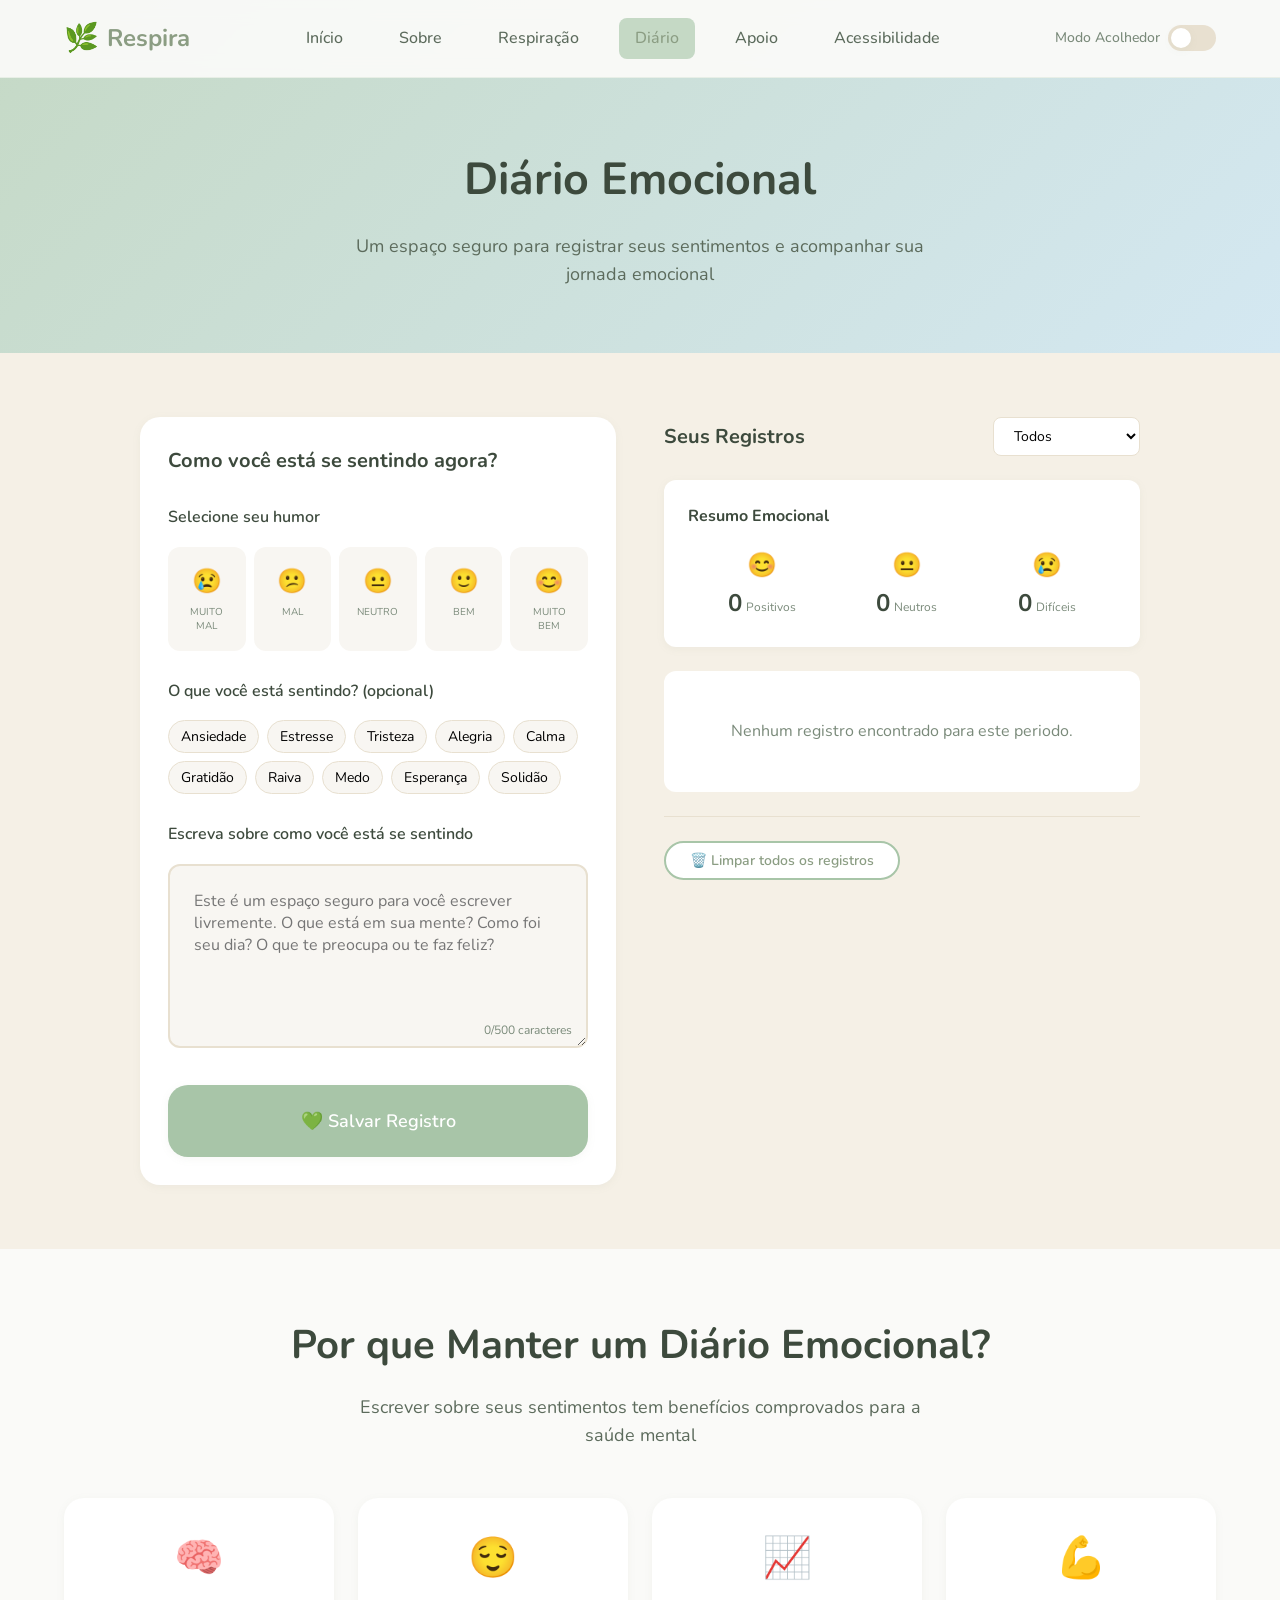
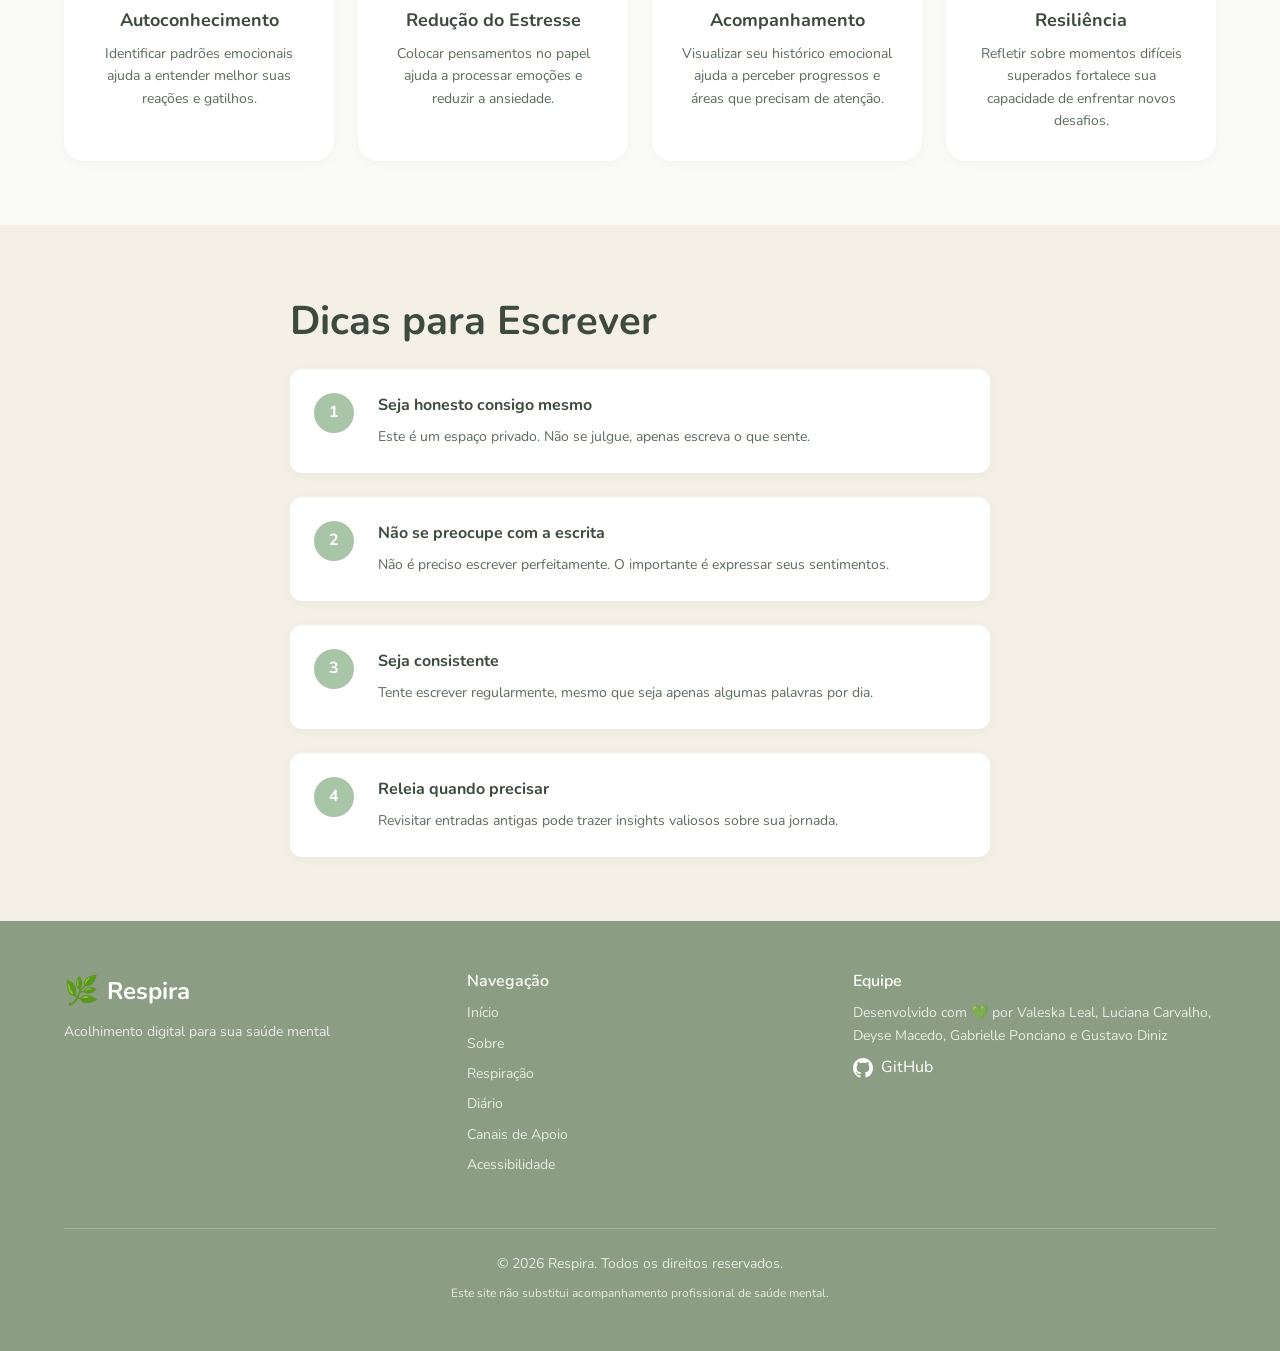
<file: RESPIRA_WEB/HTML/diario.html>
<!doctype html>
<html lang="pt-BR">
  <head>
    <meta charset="UTF-8" />
    <meta name="viewport" content="width=device-width, initial-scale=1.0" />
    <title>Diário Emocional - Respira</title>
    <meta
      name="description"
      content="Registre suas emoções e pensamentos no diário emocional. Acompanhe seu histórico e cuide da sua saúde mental."
    />
    <link rel="preconnect" href="https://fonts.googleapis.com" />
    <link rel="preconnect" href="https://fonts.gstatic.com" crossorigin />
    <link
      href="https://fonts.googleapis.com/css2?family=Nunito:wght@400;500;600;700&display=swap"
      rel="stylesheet"
    />
    <link rel="stylesheet" href="../CSS/style.css" />
    <script src="../JS/global-accessibility.js"></script>
  </head>
  <body>
    <!-- Skip link para acessibilidade -->
    <a href="#main-content" class="skip-link"
      >Pular para o conteúdo principal</a
    >

    <!-- Header -->
    <header class="header">
      <div class="container header-content">
        <a href="index.html" class="logo">
          <span class="logo-icon">🌿</span>
          Respira
        </a>
        <nav class="nav">
          <a href="index.html" class="nav-link">Início</a>
          <a href="sobre.html" class="nav-link">Sobre</a>
          <a href="respiracao.html" class="nav-link">Respiração</a>
          <a href="diario.html" class="nav-link active">Diário</a>
          <a href="apoio.html" class="nav-link">Apoio</a>
          <a href="acessibilidade.html" class="nav-link">Acessibilidade</a>
        </nav>
        <div class="modo-acolhedor-toggle">
          <label class="toggle-label" for="modoAcolhedor">
            <span class="toggle-text">Modo Acolhedor</span>
            <div class="toggle-switch">
              <input type="checkbox" id="modoAcolhedor" class="toggle-input" />
              <span class="toggle-slider"></span>
            </div>
          </label>
        </div>
        <button class="mobile-menu-btn" aria-label="Menu">
          <span></span>
          <span></span>
          <span></span>
        </button>
      </div>
    </header>

    <!-- Mobile Menu -->
    <div class="mobile-menu">
      <a href="index.html" class="mobile-nav-link">Início</a>
      <a href="sobre.html" class="mobile-nav-link">Sobre</a>
      <a href="respiracao.html" class="mobile-nav-link">Respiração</a>
      <a href="diario.html" class="mobile-nav-link">Diário</a>
      <a href="apoio.html" class="mobile-nav-link">Apoio</a>
      <a href="acessibilidade.html" class="mobile-nav-link">Acessibilidade</a>
    </div>

    <main id="main-content">
      <!-- Hero Section -->
      <section class="page-hero">
        <div class="container">
          <h1 class="page-title">Diário Emocional</h1>
          <p class="page-subtitle">
            Um espaço seguro para registrar seus sentimentos e acompanhar sua
            jornada emocional
          </p>
        </div>
      </section>

      <!-- Diário Principal -->
      <section class="section diary-main-section">
        <div class="container">
          <div class="diary-main">
            <!-- Formulário de Nova Entrada -->
            <div class="diary-form-container">
              <h2>Como você está se sentindo agora?</h2>
              <form class="diary-form-full" id="diaryFormFull">
                <!-- Seleção de Humor -->
                <div class="mood-selection">
                  <label class="form-label">Selecione seu humor</label>
                  <div class="mood-grid">
                    <button
                      type="button"
                      class="mood-option"
                      data-mood="muito-mal"
                      data-emoji="😢"
                    >
                      <span class="mood-emoji">😢</span>
                      <span class="mood-label">Muito mal</span>
                    </button>
                    <button
                      type="button"
                      class="mood-option"
                      data-mood="mal"
                      data-emoji="😕"
                    >
                      <span class="mood-emoji">😕</span>
                      <span class="mood-label">Mal</span>
                    </button>
                    <button
                      type="button"
                      class="mood-option"
                      data-mood="neutro"
                      data-emoji="😐"
                    >
                      <span class="mood-emoji">😐</span>
                      <span class="mood-label">Neutro</span>
                    </button>
                    <button
                      type="button"
                      class="mood-option"
                      data-mood="bem"
                      data-emoji="🙂"
                    >
                      <span class="mood-emoji">🙂</span>
                      <span class="mood-label">Bem</span>
                    </button>
                    <button
                      type="button"
                      class="mood-option"
                      data-mood="muito-bem"
                      data-emoji="😊"
                    >
                      <span class="mood-emoji">😊</span>
                      <span class="mood-label">Muito bem</span>
                    </button>
                  </div>
                </div>

                <!-- Tags de Emoções -->
                <div class="emotion-tags">
                  <label class="form-label"
                    >O que você está sentindo? (opcional)</label
                  >
                  <div class="tags-container">
                    <button
                      type="button"
                      class="emotion-tag"
                      data-tag="ansiedade"
                    >
                      Ansiedade
                    </button>
                    <button
                      type="button"
                      class="emotion-tag"
                      data-tag="estresse"
                    >
                      Estresse
                    </button>
                    <button
                      type="button"
                      class="emotion-tag"
                      data-tag="tristeza"
                    >
                      Tristeza
                    </button>
                    <button
                      type="button"
                      class="emotion-tag"
                      data-tag="alegria"
                    >
                      Alegria
                    </button>
                    <button type="button" class="emotion-tag" data-tag="calma">
                      Calma
                    </button>
                    <button
                      type="button"
                      class="emotion-tag"
                      data-tag="gratidao"
                    >
                      Gratidão
                    </button>
                    <button type="button" class="emotion-tag" data-tag="raiva">
                      Raiva
                    </button>
                    <button type="button" class="emotion-tag" data-tag="medo">
                      Medo
                    </button>
                    <button
                      type="button"
                      class="emotion-tag"
                      data-tag="esperanca"
                    >
                      Esperança
                    </button>
                    <button
                      type="button"
                      class="emotion-tag"
                      data-tag="solidao"
                    >
                      Solidão
                    </button>
                  </div>
                </div>

                <!-- Campo de Texto -->
                <div class="diary-text-field">
                  <label class="form-label" for="diaryTextFull"
                    >Escreva sobre como você está se sentindo</label
                  >
                  <textarea
                    id="diaryTextFull"
                    class="diary-textarea-full"
                    placeholder="Este é um espaço seguro para você escrever livremente. O que está em sua mente? Como foi seu dia? O que te preocupa ou te faz feliz?"
                    rows="6"
                  ></textarea>
                  <span class="char-count"
                    ><span id="charCount">0</span>/500 caracteres</span
                  >
                </div>

                <!-- Botão de Salvar -->
                <button type="submit" class="btn btn-primary btn-large">
                  💚 Salvar Registro
                </button>
              </form>
            </div>

            <!-- Histórico -->
            <div class="diary-history-container">
              <div class="history-header">
                <h2>Seus Registros</h2>
                <div class="history-filters">
                  <select id="filterPeriod" class="filter-select">
                    <option value="all">Todos</option>
                    <option value="today">Hoje</option>
                    <option value="week">Última semana</option>
                    <option value="month">Último mês</option>
                  </select>
                </div>
              </div>

              <!-- Resumo Emocional -->
              <div class="emotional-summary" id="emotionalSummary">
                <h3>Resumo Emocional</h3>
                <div class="summary-stats">
                  <div class="summary-stat">
                    <span class="summary-emoji">😊</span>
                    <span class="summary-count" id="positiveCount">0</span>
                    <span class="summary-label">Positivos</span>
                  </div>
                  <div class="summary-stat">
                    <span class="summary-emoji">😐</span>
                    <span class="summary-count" id="neutralCount">0</span>
                    <span class="summary-label">Neutros</span>
                  </div>
                  <div class="summary-stat">
                    <span class="summary-emoji">😢</span>
                    <span class="summary-count" id="negativeCount">0</span>
                    <span class="summary-label">Difíceis</span>
                  </div>
                </div>
              </div>

              <!-- Lista de Entradas -->
              <div class="diary-entries-list" id="diaryEntriesList">
                <p class="diary-empty-full">
                  Você ainda não tem registros. Comece agora a registrar como
                  você está se sentindo!
                </p>
              </div>

              <!-- Botão de Limpar -->
              <div class="history-actions">
                <button
                  class="btn btn-secondary btn-small"
                  id="clearAllEntries"
                >
                  🗑️ Limpar todos os registros
                </button>
              </div>
            </div>
          </div>
        </div>
      </section>

      <!-- Benefícios do Diário -->
      <section class="section benefits-section">
        <div class="container">
          <div class="section-header">
            <h2 class="section-title">Por que Manter um Diário Emocional?</h2>
            <p class="section-subtitle">
              Escrever sobre seus sentimentos tem benefícios comprovados para a
              saúde mental
            </p>
          </div>

          <div class="benefits-grid">
            <div class="benefit-card">
              <span class="benefit-icon">🧠</span>
              <h3>Autoconhecimento</h3>
              <p>
                Identificar padrões emocionais ajuda a entender melhor suas
                reações e gatilhos.
              </p>
            </div>
            <div class="benefit-card">
              <span class="benefit-icon">😌</span>
              <h3>Redução do Estresse</h3>
              <p>
                Colocar pensamentos no papel ajuda a processar emoções e reduzir
                a ansiedade.
              </p>
            </div>
            <div class="benefit-card">
              <span class="benefit-icon">📈</span>
              <h3>Acompanhamento</h3>
              <p>
                Visualizar seu histórico emocional ajuda a perceber progressos e
                áreas que precisam de atenção.
              </p>
            </div>
            <div class="benefit-card">
              <span class="benefit-icon">💪</span>
              <h3>Resiliência</h3>
              <p>
                Refletir sobre momentos difíceis superados fortalece sua
                capacidade de enfrentar novos desafios.
              </p>
            </div>
          </div>
        </div>
      </section>

      <!-- Dicas para Escrever -->
      <section class="section writing-tips-section">
        <div class="container">
          <div class="writing-tips-content">
            <h2 class="section-title">Dicas para Escrever</h2>
            <div class="tips-list">
              <div class="tip-item">
                <span class="tip-number">1</span>
                <div class="tip-content">
                  <h4>Seja honesto consigo mesmo</h4>
                  <p>
                    Este é um espaço privado. Não se julgue, apenas escreva o
                    que sente.
                  </p>
                </div>
              </div>
              <div class="tip-item">
                <span class="tip-number">2</span>
                <div class="tip-content">
                  <h4>Não se preocupe com a escrita</h4>
                  <p>
                    Não é preciso escrever perfeitamente. O importante é
                    expressar seus sentimentos.
                  </p>
                </div>
              </div>
              <div class="tip-item">
                <span class="tip-number">3</span>
                <div class="tip-content">
                  <h4>Seja consistente</h4>
                  <p>
                    Tente escrever regularmente, mesmo que seja apenas algumas
                    palavras por dia.
                  </p>
                </div>
              </div>
              <div class="tip-item">
                <span class="tip-number">4</span>
                <div class="tip-content">
                  <h4>Releia quando precisar</h4>
                  <p>
                    Revisitar entradas antigas pode trazer insights valiosos
                    sobre sua jornada.
                  </p>
                </div>
              </div>
            </div>
          </div>
        </div>
      </section>
    </main>

    <!-- Footer -->
    <footer class="footer">
      <div class="container footer-content">
        <div class="footer-brand">
          <span class="logo">
            <span class="logo-icon">🌿</span>
            Respira
          </span>
          <p class="footer-tagline">
            Acolhimento digital para sua saúde mental
          </p>
        </div>

        <div class="footer-info">
          <div class="footer-section">
            <h4>Navegação</h4>
            <nav class="footer-nav">
              <a href="index.html">Início</a>
              <a href="sobre.html">Sobre</a>
              <a href="respiracao.html">Respiração</a>
              <a href="diario.html">Diário</a>
              <a href="apoio.html">Canais de Apoio</a>
              <a href="acessibilidade.html">Acessibilidade</a>
            </nav>
          </div>

          <div class="footer-section">
            <h4>Equipe</h4>
            <p>
              Desenvolvido com 💚 por Valeska Leal, Luciana Carvalho, Deyse
              Macedo, Gabrielle Ponciano e Gustavo Diniz
            </p>
            <a href="https://github.com/lealvaleska/RESPIRA_WEB" target="_blank" class="footer-github">
              <svg
                width="20"
                height="20"
                viewBox="0 0 24 24"
                fill="currentColor"
              >
                <path
                  d="M12 0C5.37 0 0 5.37 0 12c0 5.31 3.435 9.795 8.205 11.385.6.105.825-.255.825-.57 0-.285-.015-1.23-.015-2.235-3.015.555-3.795-.735-4.035-1.41-.135-.345-.72-1.41-1.23-1.695-.42-.225-1.02-.78-.015-.795.945-.015 1.62.87 1.845 1.23 1.08 1.815 2.805 1.305 3.495.99.105-.78.42-1.305.765-1.605-2.67-.3-5.46-1.335-5.46-5.925 0-1.305.465-2.385 1.23-3.225-.12-.3-.54-1.53.12-3.18 0 0 1.005-.315 3.3 1.23.96-.27 1.98-.405 3-.405s2.04.135 3 .405c2.295-1.56 3.3-1.23 3.3-1.23.66 1.65.24 2.88.12 3.18.765.84 1.23 1.905 1.23 3.225 0 4.605-2.805 5.625-5.475 5.925.435.375.81 1.095.81 2.22 0 1.605-.015 2.895-.015 3.3 0 .315.225.69.825.57A12.02 12.02 0 0024 12c0-6.63-5.37-12-12-12z"
                />
              </svg>
              GitHub
            </a>
          </div>
        </div>

        <div class="footer-bottom">
          <p>&copy; 2026 Respira. Todos os direitos reservados.</p>
          <p class="footer-disclaimer">
            Este site não substitui acompanhamento profissional de saúde mental.
          </p>
        </div>
      </div>
    </footer>

    <script src="../JS/app.js"></script>
    <script src="../JS/diary.js"></script>
  </body>
</html>
</file>
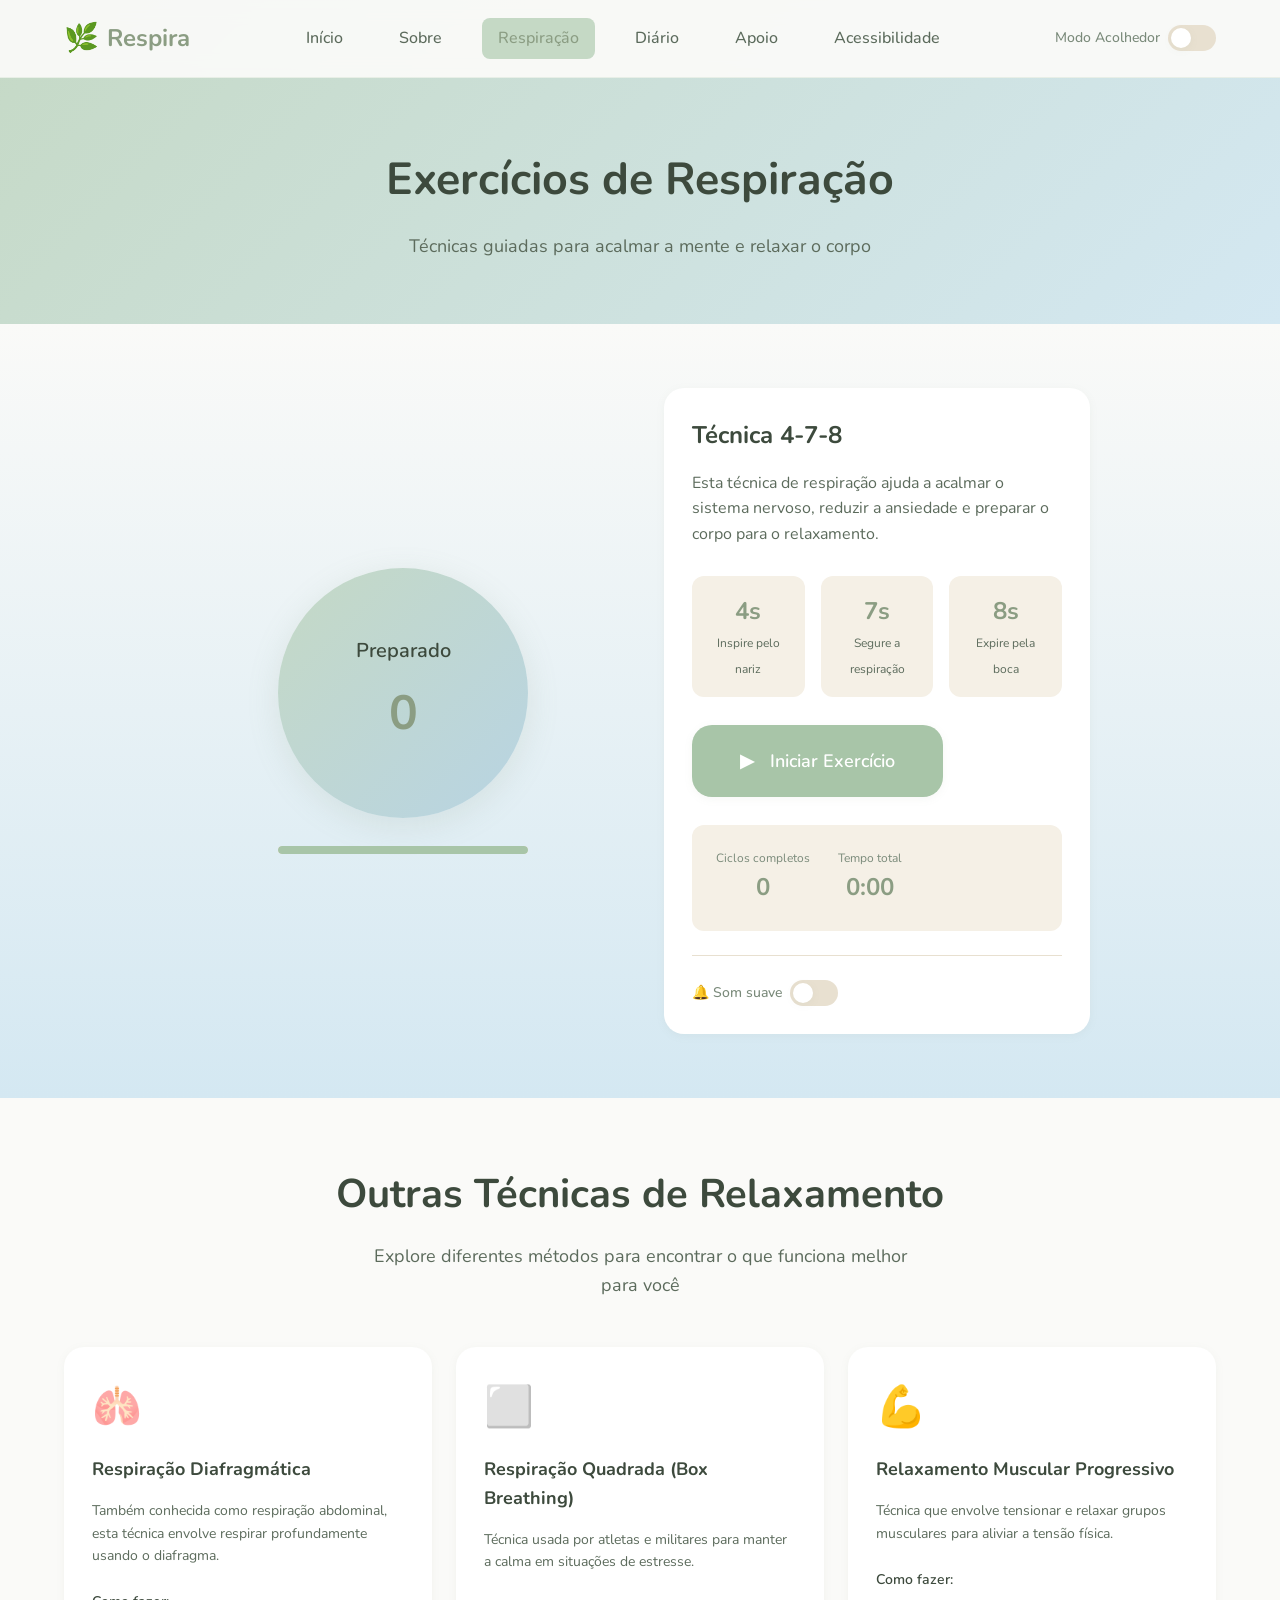
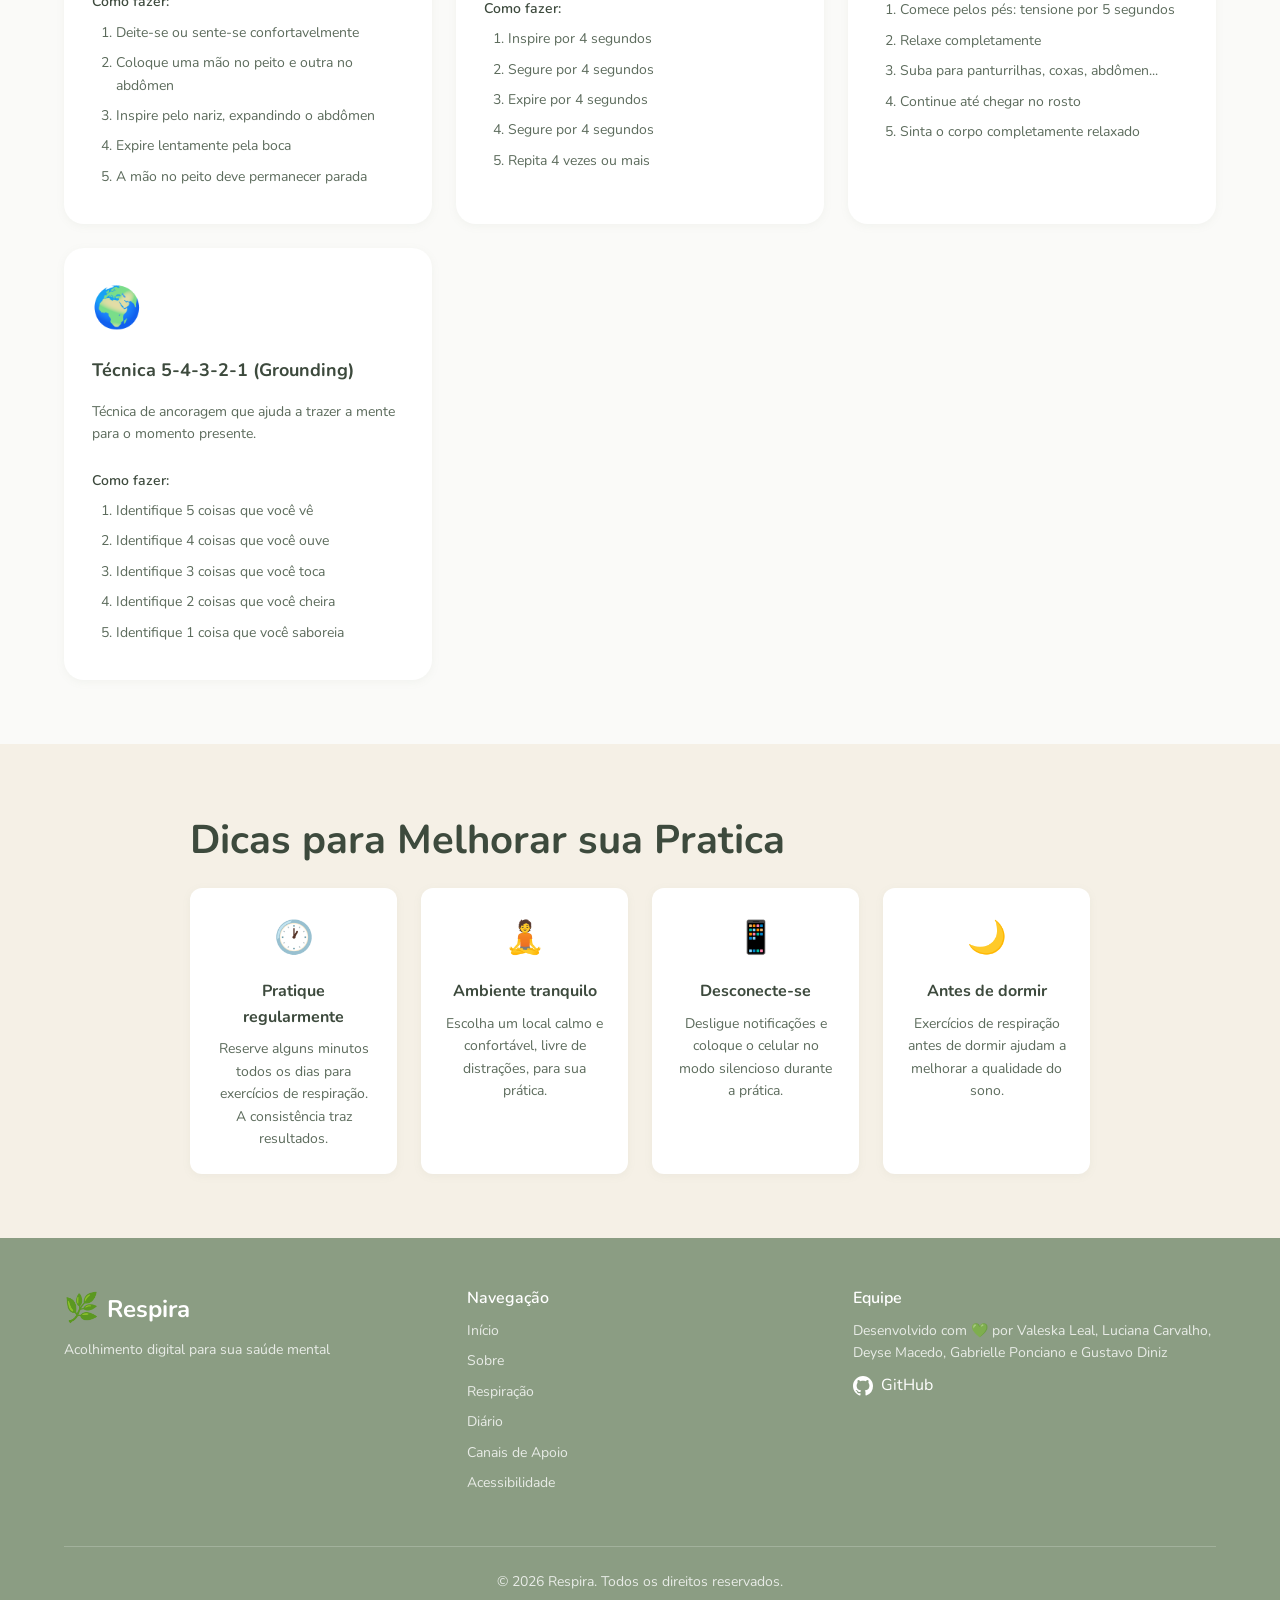
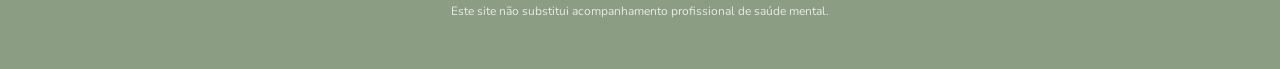
<file: RESPIRA_WEB/HTML/respiracao.html>
<!doctype html>
<html lang="pt-BR">
  <head>
    <meta charset="UTF-8" />
    <meta name="viewport" content="width=device-width, initial-scale=1.0" />
    <title>Exercícios de Respiração - Respira</title>
    <meta
      name="description"
      content="Exercícios guiados de respiração para reduzir ansiedade e estresse. Técnicas de relaxamento com animações e temporizador."
    />
    <link rel="preconnect" href="https://fonts.googleapis.com" />
    <link rel="preconnect" href="https://fonts.gstatic.com" crossorigin />
    <link
      href="https://fonts.googleapis.com/css2?family=Nunito:wght@400;500;600;700&display=swap"
      rel="stylesheet"
    />
    <link rel="stylesheet" href="../CSS/style.css" />
    <script src="../JS/global-accessibility.js"></script>
  </head>
  <body>
    <!-- Skip link para acessibilidade -->
    <a href="#main-content" class="skip-link"
      >Pular para o conteúdo principal</a
    >

    <!-- Header -->
    <header class="header">
      <div class="container header-content">
        <a href="index.html" class="logo">
          <span class="logo-icon">🌿</span>
          Respira
        </a>
        <nav class="nav">
          <a href="index.html" class="nav-link">Início</a>
          <a href="sobre.html" class="nav-link">Sobre</a>
          <a href="respiracao.html" class="nav-link active">Respiração</a>
          <a href="diario.html" class="nav-link">Diário</a>
          <a href="apoio.html" class="nav-link">Apoio</a>
          <a href="acessibilidade.html" class="nav-link">Acessibilidade</a>
        </nav>
        <div class="modo-acolhedor-toggle">
          <label class="toggle-label" for="modoAcolhedor">
            <span class="toggle-text">Modo Acolhedor</span>
            <div class="toggle-switch">
              <input type="checkbox" id="modoAcolhedor" class="toggle-input" />
              <span class="toggle-slider"></span>
            </div>
          </label>
        </div>
        <button class="mobile-menu-btn" aria-label="Menu">
          <span></span>
          <span></span>
          <span></span>
        </button>
      </div>
    </header>

    <!-- Mobile Menu -->
    <div class="mobile-menu">
      <a href="index.html" class="mobile-nav-link">Início</a>
      <a href="sobre.html" class="mobile-nav-link">Sobre</a>
      <a href="respiracao.html" class="mobile-nav-link">Respiração</a>
      <a href="diario.html" class="mobile-nav-link">Diário</a>
      <a href="apoio.html" class="mobile-nav-link">Apoio</a>
      <a href="acessibilidade.html" class="mobile-nav-link">Acessibilidade</a>
    </div>

    <main id="main-content">
      <!-- Hero Section -->
      <section class="page-hero">
        <div class="container">
          <h1 class="page-title">Exercícios de Respiração</h1>
          <p class="page-subtitle">
            Técnicas guiadas para acalmar a mente e relaxar o corpo
          </p>
        </div>
      </section>

      <!-- Exercício Principal -->
      <section class="section breathing-main-section">
        <div class="container">
          <div class="breathing-main">
            <div class="breathing-display">
              <div class="breathing-circle-large" id="breathingCircleLarge">
                <div class="breathing-inner">
                  <span class="breathing-phase" id="breathingPhase"
                    >Preparado</span
                  >
                  <span class="breathing-counter" id="breathingCounter">0</span>
                </div>
              </div>
              <div class="breathing-progress">
                <div class="progress-bar" id="progressBar"></div>
              </div>
            </div>

            <div class="breathing-controls-panel">
              <h2>Técnica 4-7-8</h2>
              <p class="breathing-description">
                Esta técnica de respiração ajuda a acalmar o sistema nervoso,
                reduzir a ansiedade e preparar o corpo para o relaxamento.
              </p>

              <div class="technique-steps">
                <div class="technique-step">
                  <span class="step-number">4s</span>
                  <span class="step-label">Inspire pelo nariz</span>
                </div>
                <div class="technique-step">
                  <span class="step-number">7s</span>
                  <span class="step-label">Segure a respiração</span>
                </div>
                <div class="technique-step">
                  <span class="step-number">8s</span>
                  <span class="step-label">Expire pela boca</span>
                </div>
              </div>

              <div class="breathing-buttons">
                <button
                  class="btn btn-primary btn-large"
                  id="startBreathingMain"
                >
                  <span class="btn-icon">▶</span>
                  Iniciar Exercício
                </button>
                <button
                  class="btn btn-secondary btn-large"
                  id="stopBreathingMain"
                  style="display: none"
                >
                  <span class="btn-icon">⏸</span>
                  Pausar
                </button>
                <button
                  class="btn btn-secondary"
                  id="resetBreathingMain"
                  style="display: none"
                >
                  <span class="btn-icon">↺</span>
                  Reiniciar
                </button>
              </div>

              <div class="breathing-stats">
                <div class="stat-item">
                  <span class="stat-label">Ciclos completos</span>
                  <span class="stat-value" id="cycleCount">0</span>
                </div>
                <div class="stat-item">
                  <span class="stat-label">Tempo total</span>
                  <span class="stat-value" id="totalTime">0:00</span>
                </div>
              </div>

              <!-- Som opcional -->
              <div class="sound-toggle">
                <label class="toggle-label" for="soundToggle">
                  <span class="toggle-text">🔔 Som suave</span>
                  <div class="toggle-switch">
                    <input
                      type="checkbox"
                      id="soundToggle"
                      class="toggle-input"
                    />
                    <span class="toggle-slider"></span>
                  </div>
                </label>
              </div>
            </div>
          </div>
        </div>
      </section>

      <!-- Outras Técnicas -->
      <section class="section techniques-section">
        <div class="container">
          <div class="section-header">
            <h2 class="section-title">Outras Técnicas de Relaxamento</h2>
            <p class="section-subtitle">
              Explore diferentes métodos para encontrar o que funciona melhor
              para você
            </p>
          </div>

          <div class="techniques-grid">
            <!-- Respiração Diafragmática -->
            <div class="technique-card">
              <div class="technique-icon">🫁</div>
              <h3>Respiração Diafragmática</h3>
              <p>
                Também conhecida como respiração abdominal, esta técnica envolve
                respirar profundamente usando o diafragma.
              </p>
              <div class="technique-instructions">
                <h4>Como fazer:</h4>
                <ol>
                  <li>Deite-se ou sente-se confortavelmente</li>
                  <li>Coloque uma mão no peito e outra no abdômen</li>
                  <li>Inspire pelo nariz, expandindo o abdômen</li>
                  <li>Expire lentamente pela boca</li>
                  <li>A mão no peito deve permanecer parada</li>
                </ol>
              </div>
            </div>

            <!-- Respiração Quadrada -->
            <div class="technique-card">
              <div class="technique-icon">⬜</div>
              <h3>Respiração Quadrada (Box Breathing)</h3>
              <p>
                Técnica usada por atletas e militares para manter a calma em
                situações de estresse.
              </p>
              <div class="technique-instructions">
                <h4>Como fazer:</h4>
                <ol>
                  <li>Inspire por 4 segundos</li>
                  <li>Segure por 4 segundos</li>
                  <li>Expire por 4 segundos</li>
                  <li>Segure por 4 segundos</li>
                  <li>Repita 4 vezes ou mais</li>
                </ol>
              </div>
            </div>

            <!-- Relaxamento Muscular -->
            <div class="technique-card">
              <div class="technique-icon">💪</div>
              <h3>Relaxamento Muscular Progressivo</h3>
              <p>
                Técnica que envolve tensionar e relaxar grupos musculares para
                aliviar a tensão física.
              </p>
              <div class="technique-instructions">
                <h4>Como fazer:</h4>
                <ol>
                  <li>Comece pelos pés: tensione por 5 segundos</li>
                  <li>Relaxe completamente</li>
                  <li>Suba para panturrilhas, coxas, abdômen...</li>
                  <li>Continue até chegar no rosto</li>
                  <li>Sinta o corpo completamente relaxado</li>
                </ol>
              </div>
            </div>

            <!-- Grounding -->
            <div class="technique-card">
              <div class="technique-icon">🌍</div>
              <h3>Técnica 5-4-3-2-1 (Grounding)</h3>
              <p>
                Técnica de ancoragem que ajuda a trazer a mente para o momento
                presente.
              </p>
              <div class="technique-instructions">
                <h4>Como fazer:</h4>
                <ol>
                  <li>Identifique 5 coisas que você vê</li>
                  <li>Identifique 4 coisas que você ouve</li>
                  <li>Identifique 3 coisas que você toca</li>
                  <li>Identifique 2 coisas que você cheira</li>
                  <li>Identifique 1 coisa que você saboreia</li>
                </ol>
              </div>
            </div>
          </div>
        </div>
      </section>

      <!-- Dicas Section -->
      <section class="section tips-section">
        <div class="container">
          <div class="tips-content">
            <h2 class="section-title">Dicas para Melhorar sua Pratica</h2>
            <div class="tips-grid">
              <div class="tip-card">
                <span class="tip-icon">🕐</span>
                <h4>Pratique regularmente</h4>
                <p>
                  Reserve alguns minutos todos os dias para exercícios de
                  respiração. A consistência traz resultados.
                </p>
              </div>
              <div class="tip-card">
                <span class="tip-icon">🧘</span>
                <h4>Ambiente tranquilo</h4>
                <p>
                  Escolha um local calmo e confortável, livre de distrações,
                  para sua prática.
                </p>
              </div>
              <div class="tip-card">
                <span class="tip-icon">📱</span>
                <h4>Desconecte-se</h4>
                <p>
                  Desligue notificações e coloque o celular no modo silencioso
                  durante a prática.
                </p>
              </div>
              <div class="tip-card">
                <span class="tip-icon">🌙</span>
                <h4>Antes de dormir</h4>
                <p>
                  Exercícios de respiração antes de dormir ajudam a melhorar a
                  qualidade do sono.
                </p>
              </div>
            </div>
          </div>
        </div>
      </section>
    </main>

    <!-- Footer -->
    <footer class="footer">
      <div class="container footer-content">
        <div class="footer-brand">
          <span class="logo">
            <span class="logo-icon">🌿</span>
            Respira
          </span>
          <p class="footer-tagline">
            Acolhimento digital para sua saúde mental
          </p>
        </div>

        <div class="footer-info">
          <div class="footer-section">
            <h4>Navegação</h4>
            <nav class="footer-nav">
              <a href="index.html">Início</a>
              <a href="sobre.html">Sobre</a>
              <a href="respiracao.html">Respiração</a>
              <a href="diario.html">Diário</a>
              <a href="apoio.html">Canais de Apoio</a>
              <a href="acessibilidade.html">Acessibilidade</a>
            </nav>
          </div>

          <div class="footer-section">
            <h4>Equipe</h4>
            <p>
              Desenvolvido com 💚 por Valeska Leal, Luciana Carvalho, Deyse Macedo, Gabrielle Ponciano e
              Gustavo Diniz
            </p>
            <a href="https://github.com/lealvaleska/RESPIRA_WEB" target="_blank" class="footer-github">
              <svg
                width="20"
                height="20"
                viewBox="0 0 24 24"
                fill="currentColor"
              >
                <path
                  d="M12 0C5.37 0 0 5.37 0 12c0 5.31 3.435 9.795 8.205 11.385.6.105.825-.255.825-.57 0-.285-.015-1.23-.015-2.235-3.015.555-3.795-.735-4.035-1.41-.135-.345-.72-1.41-1.23-1.695-.42-.225-1.02-.78-.015-.795.945-.015 1.62.87 1.845 1.23 1.08 1.815 2.805 1.305 3.495.99.105-.78.42-1.305.765-1.605-2.67-.3-5.46-1.335-5.46-5.925 0-1.305.465-2.385 1.23-3.225-.12-.3-.54-1.53.12-3.18 0 0 1.005-.315 3.3 1.23.96-.27 1.98-.405 3-.405s2.04.135 3 .405c2.295-1.56 3.3-1.23 3.3-1.23.66 1.65.24 2.88.12 3.18.765.84 1.23 1.905 1.23 3.225 0 4.605-2.805 5.625-5.475 5.925.435.375.81 1.095.81 2.22 0 1.605-.015 2.895-.015 3.3 0 .315.225.69.825.57A12.02 12.02 0 0024 12c0-6.63-5.37-12-12-12z"
                />
              </svg>
              GitHub
            </a>
          </div>
        </div>

        <div class="footer-bottom">
          <p>&copy; 2026 Respira. Todos os direitos reservados.</p>
          <p class="footer-disclaimer">
            Este site não substitui acompanhamento profissional de saúde mental.
          </p>
        </div>
      </div>
    </footer>

<script src="../JS/app.js"></script>
      <script src="../JS/breathing.js"></script>
    </body>
</html>
</file>
<file: CSS/style.css>
@import "./globals.css";

/* =====================================================
   RESPIRA - Estilos CSS
   Site de Acolhimento Digital e Saúde Mental
   
   Paleta de Cores:
   - Verde Sage: #A8C5A8, #8B9D83
   - Azul Claro: #B8D4E3, #A5C9E0
   - Bege: #F5F0E6, #E8E0D0
   - Branco Quente: #FAFAF8, #F8F6F2
   - Lilás Suave: #D4C5E0, #C9B8D9
   ===================================================== */

/* Reset e Base */
*,
*::before,
*::after {
  box-sizing: border-box;
  margin: 0;
  padding: 0;
}

:root {
  /* Cores Principais */
  --sage-green: #a8c5a8;
  --sage-green-dark: #8b9d83;
  --sage-green-light: #c5d9c5;

  --blue-light: #b8d4e3;
  --blue-lighter: #d4e8f2;

  --beige: #f5f0e6;
  --beige-dark: #e8e0d0;

  --white-warm: #fafaf8;
  --white-warmer: #f8f6f2;

  --lilac: #d4c5e0;
  --lilac-light: #e8dff0;

  /* Cores de Texto */
  --text-primary: #3d4a3d;
  --text-secondary: #5c6b5c;
  --text-muted: #7a8a7a;

  /* Cores de Estado */
  --crisis-bg: #fff5f5;
  --crisis-border: #e8b4b4;
  --crisis-text: #8b4c4c;

  --success: #7cb77c;
  --warning: #e0c87a;

  /* Sombras */
  --shadow-sm: 0 2px 8px rgba(139, 157, 131, 0.08);
  --shadow-md: 0 4px 16px rgba(139, 157, 131, 0.12);
  --shadow-lg: 0 8px 32px rgba(139, 157, 131, 0.16);

  /* Bordas */
  --radius-sm: 8px;
  --radius-md: 12px;
  --radius-lg: 20px;
  --radius-xl: 32px;

  /* Transições */
  --transition-fast: 0.2s ease;
  --transition-normal: 0.3s ease;
  --transition-slow: 0.5s ease;

  /* Espaçamentos */
  --space-xs: 0.5rem;
  --space-sm: 1rem;
  --space-md: 1.5rem;
  --space-lg: 1.75rem;
  --space-xl: 3rem;
  --space-2xl: 4rem;

  /* Fontes */
  --font-family: "Nunito", sans-serif;
  --font-size-base: 16px;
  --line-height-base: 1.6;
}

html {
  font-size: var(--font-size-base);
  scroll-behavior: smooth;
}

body {
  font-family: var(--font-family);
  font-size: 1rem;
  line-height: var(--line-height-base);
  color: var(--text-primary);
  background-color: var(--white-warm);
  overflow-x: hidden;
}

/* Container */
.container {
  width: 100%;
  max-width: 1200px;
  margin: 0 auto;
  padding: 0 var(--space-md);
}

/* =====================================================
   HEADER
   ===================================================== */
.header {
  position: fixed;
  top: 0;
  left: 0;
  right: 0;
  z-index: 100;
  background: rgba(250, 250, 248, 0.95);
  backdrop-filter: blur(10px);
  border-bottom: 1px solid rgba(168, 197, 168, 0.2);
  padding: var(--space-sm) 0;
}

.header-content {
  display: flex;
  align-items: center;
  justify-content: space-between;
  gap: var(--space-md);
}

.logo {
  display: flex;
  align-items: center;
  gap: var(--space-xs);
  font-size: 1.5rem;
  font-weight: 700;
  color: var(--sage-green-dark);
  text-decoration: none;
  transition: color var(--transition-fast);
}

.logo:hover {
  color: var(--sage-green);
}

.logo-icon {
  font-size: 1.75rem;
}

.nav {
  display: none;
  gap: var(--space-md);
}

@media (min-width: 768px) {
  .nav {
    display: flex;
  }
}

.nav-link {
  color: var(--text-secondary);
  text-decoration: none;
  font-weight: 500;
  padding: var(--space-xs) var(--space-sm);
  border-radius: var(--radius-sm);
  transition: all var(--transition-fast);
}

.nav-link:hover {
  color: var(--sage-green-dark);
  background: var(--sage-green-light);
}

/* Toggle Modo Acolhedor */
.modo-acolhedor-toggle {
  display: none;
}

@media (min-width: 768px) {
  .modo-acolhedor-toggle {
    display: block;
  }
}

.toggle-label {
  display: flex;
  align-items: center;
  gap: var(--space-xs);
  cursor: pointer;
}

.toggle-text {
  font-size: 0.875rem;
  color: var(--text-muted);
  font-weight: 500;
}

.toggle-switch {
  position: relative;
  width: 48px;
  height: 26px;
}

.toggle-input {
  opacity: 0;
  width: 0;
  height: 0;
}

.toggle-slider {
  position: absolute;
  cursor: pointer;
  top: 0;
  left: 0;
  right: 0;
  bottom: 0;
  background-color: var(--beige-dark);
  border-radius: 26px;
  transition: var(--transition-fast);
}

.toggle-slider::before {
  position: absolute;
  content: "";
  height: 20px;
  width: 20px;
  left: 3px;
  bottom: 3px;
  background-color: white;
  border-radius: 50%;
  transition: var(--transition-fast);
  box-shadow: var(--shadow-sm);
}

.toggle-input:checked + .toggle-slider {
  background-color: var(--sage-green);
}

.toggle-input:checked + .toggle-slider::before {
  transform: translateX(22px);
}

/* Mobile Menu Button */
.mobile-menu-btn {
  display: flex;
  flex-direction: column;
  gap: 4px;
  padding: var(--space-xs);
  background: none;
  border: none;
  cursor: pointer;
}

@media (min-width: 768px) {
  .mobile-menu-btn {
    display: none;
  }
}

.mobile-menu-btn span {
  display: block;
  width: 24px;
  height: 2px;
  background: var(--text-secondary);
  border-radius: 2px;
  transition: var(--transition-fast);
}

.mobile-menu-btn.active span:nth-child(1) {
  transform: rotate(45deg) translate(4px, 4px);
}

.mobile-menu-btn.active span:nth-child(2) {
  opacity: 0;
}

.mobile-menu-btn.active span:nth-child(3) {
  transform: rotate(-45deg) translate(4px, -4px);
}

/* Mobile Menu */
.mobile-menu {
  display: none;
  position: fixed;
  top: 60px;
  left: 0;
  right: 0;
  background: var(--white-warm);
  padding: var(--space-md);
  box-shadow: var(--shadow-md);
  z-index: 99;
}

.mobile-menu.active {
  display: flex;
  flex-direction: column;
  gap: var(--space-sm);
}

.mobile-nav-link {
  color: var(--text-secondary);
  text-decoration: none;
  font-weight: 500;
  padding: var(--space-sm);
  border-radius: var(--radius-sm);
  transition: all var(--transition-fast);
}

.mobile-nav-link:hover {
  color: var(--sage-green-dark);
  background: var(--sage-green-light);
}

/* =====================================================
   BUTTONS
   ===================================================== */
.btn {
  display: inline-flex;
  align-items: center;
  justify-content: center;
  gap: var(--space-xs);
  padding: var(--space-sm) var(--space-lg);
  font-family: inherit;
  font-size: 1rem;
  font-weight: 600;
  text-decoration: none;
  border: none;
  border-radius: var(--radius-lg);
  cursor: pointer;
  transition: all var(--transition-fast);
}

.btn-primary {
  background: var(--sage-green);
  color: white;
  box-shadow: var(--shadow-sm);
}

.btn-primary:hover {
  background: var(--sage-green-dark);
  transform: translateY(-2px);
  box-shadow: var(--shadow-md);
}

.btn-secondary {
  background: white;
  color: var(--sage-green-dark);
  border: 2px solid var(--sage-green);
}

.btn-secondary:hover {
  background: var(--sage-green-light);
}

/* =====================================================
   HERO SECTION
   ===================================================== */
.hero {
  position: relative;
  min-height: 100vh;
  display: flex;
  align-items: center;
  background: linear-gradient(
    135deg,
    var(--white-warm) 0%,
    var(--sage-green-light) 50%,
    var(--blue-lighter) 100%
  );
  padding-top: 80px;
  overflow: hidden;
}

.hero-content {
  display: grid;
  grid-template-columns: 1fr;
  gap: var(--space-xl);
  padding: var(--space-xl) 0;
}

@media (min-width: 768px) {
  .hero-content {
    grid-template-columns: 1fr 1fr;
    align-items: center;
  }
}

.hero-text {
  text-align: center;
}

@media (min-width: 768px) {
  .hero-text {
    text-align: left;
  }
}

.hero-title {
  font-size: clamp(2rem, 5vw, 3.5rem);
  font-weight: 700;
  color: var(--text-primary);
  line-height: 1.2;
  margin-bottom: var(--space-md);
  text-wrap: balance;
}

.hero-subtitle {
  font-size: 1.125rem;
  color: var(--text-secondary);
  margin-bottom: var(--space-lg);
  max-width: 500px;
  text-wrap: pretty;
}

@media (min-width: 768px) {
  .hero-subtitle {
    margin-left: 0;
    margin-right: auto;
  }
}

.hero-buttons {
  display: flex;
  flex-wrap: wrap;
  gap: var(--space-sm);
  justify-content: center;
}

@media (min-width: 768px) {
  .hero-buttons {
    justify-content: flex-start;
  }
}

.hero-illustration {
  position: relative;
  display: flex;
  justify-content: center;
  align-items: center;
}

.hero-image {
  width: 100%;
  max-width: 400px;
}

.hero-image svg {
  width: 100%;
  height: auto;
}

/* Floating Shapes */
.floating-shapes {
  position: absolute;
  width: 100%;
  height: 100%;
  pointer-events: none;
}

.shape {
  position: absolute;
  border-radius: 50%;
  opacity: 0.4;
  animation: float 6s ease-in-out infinite;
}

.shape-1 {
  width: 80px;
  height: 80px;
  background: var(--lilac);
  top: 10%;
  left: 10%;
  animation-delay: 0s;
}

.shape-2 {
  width: 60px;
  height: 60px;
  background: var(--blue-light);
  top: 60%;
  right: 10%;
  animation-delay: 2s;
}

.shape-3 {
  width: 40px;
  height: 40px;
  background: var(--sage-green-light);
  bottom: 20%;
  left: 20%;
  animation-delay: 4s;
}

@keyframes float {
  0%,
  100% {
    transform: translateY(0) rotate(0deg);
  }
  50% {
    transform: translateY(-20px) rotate(10deg);
  }
}

.hero-wave {
  position: absolute;
  bottom: 0;
  left: 0;
  right: 0;
  line-height: 0;
}

.hero-wave svg {
  width: 100%;
  height: auto;
}

/* =====================================================
   SECTIONS
   ===================================================== */
.section {
  padding: var(--space-2xl) 0;
}

.section-header {
  text-align: center;
  margin-bottom: var(--space-xl);
}

.section-title {
  font-size: clamp(1.75rem, 4vw, 2.5rem);
  font-weight: 700;
  color: var(--text-primary);
  margin-bottom: var(--space-sm);
  text-wrap: balance;
}

.section-subtitle {
  font-size: 1.125rem;
  color: var(--text-secondary);
  max-width: 600px;
  margin: 0 auto;
  text-wrap: pretty;
}

/* =====================================================
   EMOTIONS SECTION
   ===================================================== */
.emotions-section {
  background: var(--white-warm);
}

.emotions-grid {
  display: grid;
  grid-template-columns: repeat(auto-fit, minmax(200px, 1fr));
  gap: var(--space-md);
  max-width: 900px;
  margin: 0 auto;
}

.emotion-card {
  display: flex;
  flex-direction: column;
  align-items: center;
  text-align: center;
  padding: var(--space-lg);
  background: white;
  border: 2px solid transparent;
  border-radius: var(--radius-lg);
  box-shadow: var(--shadow-sm);
  cursor: pointer;
  transition: all var(--transition-normal);
  font-family: inherit;
}

.emotion-card:hover {
  transform: translateY(-4px);
  box-shadow: var(--shadow-md);
  border-color: var(--sage-green-light);
}

.emotion-card.active {
  border-color: var(--sage-green);
  background: var(--sage-green-light);
}

.emotion-card-crisis {
  border-color: var(--crisis-border);
  background: var(--crisis-bg);
}

.emotion-card-crisis:hover {
  border-color: var(--crisis-text);
}

.emotion-icon {
  font-size: 3rem;
  margin-bottom: var(--space-sm);
}

.emotion-title {
  font-size: 1.125rem;
  font-weight: 600;
  color: var(--text-primary);
  margin-bottom: var(--space-xs);
}

.emotion-desc {
  font-size: 0.875rem;
  color: var(--text-muted);
}

/* Conteúdo Emocional Dinâmico */
.emotional-content {
  margin-top: var(--space-xl);
  padding: var(--space-lg);
  background: white;
  border-radius: var(--radius-lg);
  box-shadow: var(--shadow-md);
  animation: fadeIn 0.5s ease;
}

@keyframes fadeIn {
  from {
    opacity: 0;
    transform: translateY(20px);
  }
  to {
    opacity: 1;
    transform: translateY(0);
  }
}

.emotional-content h3 {
  font-size: 1.5rem;
  color: var(--text-primary);
  margin-bottom: var(--space-md);
}

.emotional-content p {
  color: var(--text-secondary);
  margin-bottom: var(--space-sm);
}

.emotional-content ul {
  list-style: none;
  margin: var(--space-md) 0;
}

.emotional-content li {
  padding: var(--space-xs) 0;
  padding-left: var(--space-md);
  position: relative;
  color: var(--text-secondary);
}

.emotional-content li::before {
  content: "🌿";
  position: absolute;
  left: 0;
}

/* RN01: Estilo para conteúdo de crise */
.emotional-content.crisis-mode {
  background: var(--crisis-bg);
  border: 2px solid var(--crisis-border);
}

.emotional-content.crisis-mode h3 {
  color: var(--crisis-text);
}

.emergency-contacts {
  display: grid;
  gap: var(--space-md);
  margin-top: var(--space-md);
}

.emergency-contact {
  display: flex;
  align-items: center;
  gap: var(--space-md);
  padding: var(--space-md);
  background: white;
  border-radius: var(--radius-md);
  border: 1px solid var(--crisis-border);
}

.emergency-contact-icon {
  font-size: 2rem;
}

.emergency-contact-info h4 {
  font-size: 1.125rem;
  color: var(--text-primary);
  margin-bottom: var(--space-xs);
}

.emergency-contact-phone {
  font-size: 1.5rem;
  font-weight: 700;
  color: var(--crisis-text);
  text-decoration: none;
}

.emergency-contact-phone:hover {
  text-decoration: underline;
}

/* Alerta de Apoio (RN03) */
.support-alert {
  position: fixed;
  top: 0;
  left: 0;
  right: 0;
  bottom: 0;
  background: rgba(0, 0, 0, 0.5);
  display: flex;
  align-items: center;
  justify-content: center;
  z-index: 200;
  padding: var(--space-md);
}

.support-alert-content {
  position: relative;
  background: white;
  padding: var(--space-xl);
  border-radius: var(--radius-lg);
  max-width: 500px;
  text-align: center;
  animation: scaleIn 0.3s ease;
}

@keyframes scaleIn {
  from {
    opacity: 0;
    transform: scale(0.9);
  }
  to {
    opacity: 1;
    transform: scale(1);
  }
}

.support-alert-close {
  position: absolute;
  top: var(--space-sm);
  right: var(--space-sm);
  background: none;
  border: none;
  font-size: 1.5rem;
  color: var(--text-muted);
  cursor: pointer;
  transition: color var(--transition-fast);
}

.support-alert-close:hover {
  color: var(--text-primary);
}

.support-alert-icon {
  font-size: 3rem;
  margin-bottom: var(--space-md);
}

.support-alert-content h3 {
  font-size: 1.5rem;
  color: var(--text-primary);
  margin-bottom: var(--space-sm);
}

.support-alert-content p {
  color: var(--text-secondary);
  margin-bottom: var(--space-lg);
}

/* =====================================================
   BREATHING SECTION
   ===================================================== */
.breathing-section {
  background: linear-gradient(
    180deg,
    var(--white-warm) 0%,
    var(--blue-lighter) 100%
  );
}

.breathing-container {
  display: flex;
  flex-direction: column;
  align-items: center;
  gap: var(--space-lg);
}

.breathing-circle {
  width: 200px;
  height: 200px;
  border-radius: 50%;
  background: linear-gradient(
    135deg,
    var(--sage-green-light) 0%,
    var(--blue-light) 100%
  );
  display: flex;
  align-items: center;
  justify-content: center;
  box-shadow: var(--shadow-lg);
  transition: transform 4s ease-in-out;
}

.breathing-circle.inhale {
  animation: breatheIn 4s ease-in-out forwards;
}

.breathing-circle.hold {
  transform: scale(1.3);
}

.breathing-circle.exhale {
  animation: breatheOut 8s ease-in-out forwards;
}

@keyframes breatheIn {
  from {
    transform: scale(1);
  }
  to {
    transform: scale(1.3);
  }
}

@keyframes breatheOut {
  from {
    transform: scale(1.3);
  }
  to {
    transform: scale(1);
  }
}

.breathing-text {
  font-size: 1.5rem;
  font-weight: 600;
  color: var(--text-primary);
  text-align: center;
}

.breathing-controls {
  display: flex;
  gap: var(--space-sm);
}

.breathing-info {
  text-align: center;
  max-width: 400px;
}

.breathing-info p {
  color: var(--text-secondary);
  margin-bottom: var(--space-xs);
}

.breathing-tip {
  font-size: 0.875rem;
  color: var(--text-muted);
  font-style: italic;
}

/* =====================================================
   DIARY SECTION
   ===================================================== */
.diary-section {
  background: var(--beige);
}

.diary-container {
  display: grid;
  gap: var(--space-xl);
  max-width: 800px;
  margin: 0 auto;
}

@media (min-width: 768px) {
  .diary-container {
    grid-template-columns: 1fr 1fr;
  }
}

.diary-form {
  display: flex;
  flex-direction: column;
  gap: var(--space-md);
  padding: var(--space-lg);
  background: white;
  border-radius: var(--radius-lg);
  box-shadow: var(--shadow-sm);
}

.diary-label {
  display: block;
  font-weight: 600;
  color: var(--text-primary);
  margin-bottom: var(--space-xs);
}

.mood-options {
  display: flex;
  gap: var(--space-sm);
  justify-content: center;
}

.mood-btn {
  width: 48px;
  height: 48px;
  font-size: 1.5rem;
  background: var(--white-warmer);
  border: 2px solid transparent;
  border-radius: var(--radius-md);
  cursor: pointer;
  transition: all var(--transition-fast);
}

.mood-btn:hover {
  transform: scale(1.1);
  border-color: var(--sage-green-light);
}

.mood-btn.selected {
  border-color: var(--sage-green);
  background: var(--sage-green-light);
  transform: scale(1.1);
}

.diary-textarea {
  width: 100%;
  padding: var(--space-md);
  font-family: inherit;
  font-size: 1rem;
  color: var(--text-primary);
  background: var(--white-warmer);
  border: 2px solid var(--beige-dark);
  border-radius: var(--radius-md);
  resize: vertical;
  transition: border-color var(--transition-fast);
}

.diary-textarea:focus {
  outline: none;
  border-color: var(--sage-green);
}

.diary-textarea::placeholder {
  color: var(--text-muted);
}

.diary-submit {
  align-self: flex-start;
}

.diary-history {
  display: flex;
  flex-direction: column;
  gap: var(--space-md);
}

.diary-history-title {
  font-size: 1.25rem;
  font-weight: 600;
  color: var(--text-primary);
}

.diary-entries {
  display: flex;
  flex-direction: column;
  gap: var(--space-sm);
  max-height: 400px;
  overflow-y: auto;
}

.diary-entry-card {
  padding: var(--space-md);
  background: white;
  border-radius: var(--radius-md);
  box-shadow: var(--shadow-sm);
}

.diary-entry-header {
  display: flex;
  justify-content: space-between;
  align-items: center;
  margin-bottom: var(--space-xs);
}

.diary-entry-mood {
  font-size: 1.25rem;
}

.diary-entry-date {
  font-size: 0.75rem;
  color: var(--text-muted);
}

.diary-entry-text {
  font-size: 0.875rem;
  color: var(--text-secondary);
  line-height: 1.5;
}

.diary-empty {
  color: var(--text-muted);
  text-align: center;
  padding: var(--space-lg);
  background: white;
  border-radius: var(--radius-md);
}

/* =====================================================
   SUPPORT SECTION
   ===================================================== */
.support-section {
  background: var(--white-warm);
}

.support-grid {
  display: grid;
  grid-template-columns: repeat(auto-fit, minmax(280px, 1fr));
  gap: var(--space-md);
  margin-bottom: var(--space-xl);
}

.support-card {
  padding: var(--space-lg);
  background: white;
  border-radius: var(--radius-lg);
  box-shadow: var(--shadow-sm);
  text-align: center;
  transition: all var(--transition-normal);
}

.support-card:hover {
  transform: translateY(-4px);
  box-shadow: var(--shadow-md);
}

.support-card-emergency {
  border: 2px solid var(--sage-green);
  background: linear-gradient(180deg, white 0%, var(--sage-green-light) 100%);
}

.support-icon {
  font-size: 2.5rem;
  margin-bottom: var(--space-sm);
}

.support-title {
  font-size: 1.125rem;
  font-weight: 600;
  color: var(--text-primary);
  margin-bottom: var(--space-xs);
}

.support-desc {
  font-size: 0.875rem;
  color: var(--text-secondary);
  margin-bottom: var(--space-md);
}

.support-contact {
  display: flex;
  flex-wrap: wrap;
  align-items: center;
  justify-content: center;
  gap: var(--space-xs);
}

.support-phone {
  font-size: 1.5rem;
  font-weight: 700;
  color: var(--sage-green-dark);
  text-decoration: none;
}

.support-phone:hover {
  color: var(--sage-green);
  text-decoration: underline;
}

.support-divider {
  color: var(--text-muted);
}

.support-link {
  color: var(--sage-green-dark);
  text-decoration: none;
  font-weight: 500;
}

.support-link:hover {
  text-decoration: underline;
}

.support-info {
  font-size: 0.875rem;
  color: var(--text-muted);
  margin-bottom: var(--space-xs);
}

.support-message {
  text-align: center;
  padding: var(--space-lg);
  background: var(--lilac-light);
  border-radius: var(--radius-lg);
}

.support-message p {
  font-size: 1.125rem;
  color: var(--text-primary);
  font-weight: 500;
}

/* =====================================================
   FOOTER
   ===================================================== */
.footer {
  background: var(--sage-green-dark);
  color: white;
  padding: var(--space-xl) 0;
}

.footer-content {
  display: grid;
  gap: var(--space-lg);
}

@media (min-width: 768px) {
  .footer-content {
    grid-template-columns: 1fr 2fr;
  }
}

.footer-brand .logo {
  color: white;
  margin-bottom: var(--space-xs);
}

.footer-tagline {
  color: rgba(255, 255, 255, 0.8);
  font-size: 0.875rem;
}

.footer-info {
  display: grid;
  gap: var(--space-md);
}

@media (min-width: 768px) {
  .footer-info {
    grid-template-columns: 1fr 1fr;
  }
}

.footer-section h4 {
  font-size: 1rem;
  font-weight: 600;
  margin-bottom: var(--space-xs);
}

.footer-section p {
  font-size: 0.875rem;
  color: rgba(255, 255, 255, 0.8);
  line-height: 1.6;
}

.footer-github {
  display: inline-flex;
  align-items: center;
  gap: var(--space-xs);
  color: white;
  text-decoration: none;
  margin-top: var(--space-xs);
  transition: opacity var(--transition-fast);
}

.footer-github:hover {
  opacity: 0.8;
}

.footer-bottom {
  grid-column: 1 / -1;
  border-top: 1px solid rgba(255, 255, 255, 0.2);
  padding-top: var(--space-md);
  margin-top: var(--space-md);
  text-align: center;
}

.footer-bottom p {
  font-size: 0.875rem;
  color: rgba(255, 255, 255, 0.8);
}

.footer-disclaimer {
  font-size: 0.75rem !important;
  margin-top: var(--space-xs);
}

/* =====================================================
   UTILITIES & ANIMATIONS
   ===================================================== */
.sr-only {
  position: absolute;
  width: 1px;
  height: 1px;
  padding: 0;
  margin: -1px;
  overflow: hidden;
  clip: rect(0, 0, 0, 0);
  white-space: nowrap;
  border: 0;
}

/* Smooth scroll behavior */
@media (prefers-reduced-motion: reduce) {
  html {
    scroll-behavior: auto;
  }

  *,
  *::before,
  *::after {
    animation-duration: 0.01ms !important;
    animation-iteration-count: 1 !important;
    transition-duration: 0.01ms !important;
  }
}

/* =====================================================
   NOVAS PÁGINAS - ESTILOS ADICIONAIS
   ===================================================== */

/* Nav Link Active */
.nav-link.active {
  color: var(--sage-green-dark);
  background: var(--sage-green-light);
}

/* Footer Navigation */
.footer-nav {
  display: flex;
  flex-direction: column;
  gap: var(--space-xs);
}

.footer-nav a {
  color: rgba(255, 255, 255, 0.8);
  text-decoration: none;
  font-size: 0.875rem;
  transition: color var(--transition-fast);
}

.footer-nav a:hover {
  color: white;
}

/* Page Hero */
.page-hero {
  background: linear-gradient(
    135deg,
    var(--sage-green-light) 0%,
    var(--blue-lighter) 100%
  );
  padding: calc(80px + var(--space-2xl)) 0 var(--space-2xl);
  text-align: center;
}

.page-hero-support {
  background: linear-gradient(
    135deg,
    var(--sage-green-light) 0%,
    var(--lilac-light) 100%
  );
}

.page-title {
  font-size: clamp(2rem, 3.5vw, 2.8rem);
  font-weight: 700;
  color: var(--text-primary);
  margin-bottom: var(--space-sm);
}

.page-subtitle {
  font-size: 1.125rem;
  color: var(--text-secondary);
  max-width: 600px;
  margin: 0 auto;
}

/* =====================================================
   Sobre PAGE
   ===================================================== */

/* Mission Section */
.mission-section {
  background: var(--white-warm);
}

.mission-content {
  display: grid;
  gap: var(--space-xl);
}

@media (min-width: 768px) {
  .mission-content {
    grid-template-columns: 1fr 1fr;
    align-items: start;
  }
}

.mission-text {
  padding: var(--space-lg);
  background: white;
  border-radius: var(--radius-lg);
  box-shadow: var(--shadow-sm);
}

.mission-text p {
  color: var(--text-secondary);
  margin-bottom: var(--space-md);
  line-height: 1.7;
}

.mission-text p:last-child {
  margin-bottom: 0;
}

.mission-values h3 {
  font-size: 1.25rem;
  color: var(--text-primary);
  margin-bottom: var(--space-md);
}

.values-grid {
  display: grid;
  grid-template-columns: repeat(2, 1fr);
  gap: var(--space-sm);
}

.value-card {
  padding: var(--space-md);
  background: white;
  border-radius: var(--radius-md);
  text-align: center;
  box-shadow: var(--shadow-sm);
}

.value-icon {
  font-size: 2rem;
  display: block;
  margin-bottom: var(--space-xs);
}

.value-card h4 {
  font-size: 1rem;
  color: var(--text-primary);
  margin-bottom: var(--space-xs);
}

.value-card p {
  font-size: 0.875rem;
  color: var(--text-muted);
}

/* Importance Section */
.importance-section {
  background: var(--beige);
}

.importance-grid {
  display: grid;
  grid-template-columns: repeat(auto-fit, minmax(200px, 1fr));
  gap: var(--space-md);
  margin-bottom: var(--space-lg);
}

.importance-card {
  padding: var(--space-lg);
  background: white;
  border-radius: var(--radius-lg);
  text-align: center;
  box-shadow: var(--shadow-sm);
}

.importance-number {
  font-size: 2.5rem;
  font-weight: 700;
  color: var(--sage-green-dark);
  margin-bottom: var(--space-xs);
}

.importance-card p {
  font-size: 0.875rem;
  color: var(--text-secondary);
}

.importance-message {
  text-align: center;
  padding: var(--space-md);
  background: var(--lilac-light);
  border-radius: var(--radius-md);
}

.importance-message p {
  font-weight: 500;
  color: var(--text-primary);
}

/* Team Section */
.team-section {
  background: var(--white-warm);
}

.team-grid {
  display: grid;
  grid-template-columns: repeat(5, 1fr);
  gap: 1.5rem;
  align-items: stretch;
}

.team-card {
  padding: 2rem;
  min-height: 420px;
  background: white;
  border-radius: var(--radius-lg);
  text-align: center;
  box-shadow: var(--shadow-sm);
  transition: all var(--transition-normal);
}

.team-card:hover {
  transform: translateY(-4px);
  box-shadow: var(--shadow-md);
}

.team-avatar {
  margin-bottom: var(--space-md);
}

.avatar-placeholder {
  width: 80px;
  height: 80px;
  border-radius: 50%;
  display: flex;
  align-items: center;
  justify-content: center;
  margin: 0 auto;
  font-size: 2rem;
  font-weight: 700;
  color: white;
}
.team-photo {
  width: 140px;
  height: 140px;
  border-radius: 50%;
  object-fit: cover;
  margin: 0 auto 1rem;
  display: block;
  border: 4px solid var(--sage-green-light);
  box-shadow: var(--shadow-md);
}

.team-name {
  font-size: 1.25rem;
  font-weight: 600;
  color: var(--text-primary);
  margin-bottom: var(--space-xs);
}

.team-role {
  display: inline-block;
  font-size: 0.75rem;
  font-weight: 500;
  color: var(--sage-green-dark);
  background: var(--sage-green-light);
  padding: 4px 12px;
  border-radius: 20px;
  margin-bottom: var(--space-sm);
}

.team-bio {
  font-size: 0.875rem;
  color: var(--text-secondary);
  line-height: 1.5;
}

/* outras classes */

/* RESPONSIVIDADE */
@media (max-width: 1200px) {
  .team-grid {
    grid-template-columns: repeat(3, 1fr);
  }
}

@media (max-width: 768px) {
  .team-grid {
    grid-template-columns: repeat(1, 1fr);
  }
}

/* Social Section */
.social-section {
  background: linear-gradient(
    180deg,
    var(--white-warm) 0%,
    var(--sage-green-light) 100%
  );
}

.social-content {
  max-width: 800px;
  margin: 0 auto;
  text-align: center;
}

.social-content > p {
  color: var(--text-secondary);
  margin-bottom: var(--space-lg);
}

.social-goals {
  display: grid;
  gap: var(--space-md);
}

@media (min-width: 768px) {
  .social-goals {
    grid-template-columns: repeat(2, 1fr);
  }
}

.social-goal {
  display: flex;
  align-items: flex-start;
  gap: var(--space-md);
  padding: var(--space-md);
  background: white;
  border-radius: var(--radius-md);
  text-align: left;
  box-shadow: var(--shadow-sm);
}

.social-icon {
  font-size: 2rem;
  flex-shrink: 0;
}

.social-goal h4 {
  font-size: 1rem;
  color: var(--text-primary);
  margin-bottom: var(--space-xs);
}

.social-goal p {
  font-size: 0.875rem;
  color: var(--text-secondary);
}

/* =====================================================
   RESPIRAÇÃO PAGE
   ===================================================== */

.breathing-main-section {
  background: linear-gradient(
    180deg,
    var(--white-warm) 0%,
    var(--blue-lighter) 100%
  );
}

.breathing-main {
  display: grid;
  gap: var(--space-xl);
  max-width: 900px;
  margin: 0 auto;
}

@media (min-width: 768px) {
  .breathing-main {
    grid-template-columns: 1fr 1fr;
    align-items: center;
  }
}

.breathing-display {
  display: flex;
  flex-direction: column;
  align-items: center;
  gap: var(--space-lg);
}

.breathing-circle-large {
  width: 250px;
  height: 250px;
  border-radius: 50%;
  background: linear-gradient(
    135deg,
    var(--sage-green-light) 0%,
    var(--blue-light) 100%
  );
  display: flex;
  align-items: center;
  justify-content: center;
  box-shadow: var(--shadow-lg);
  transition: transform 4s ease-in-out;
}

.breathing-circle-large.inhale {
  animation: breatheInLarge 4s ease-in-out forwards;
}

.breathing-circle-large.hold {
  transform: scale(1.2);
}

.breathing-circle-large.exhale {
  animation: breatheOutLarge 8s ease-in-out forwards;
}

@keyframes breatheInLarge {
  from {
    transform: scale(1);
  }
  to {
    transform: scale(1.2);
  }
}

@keyframes breatheOutLarge {
  from {
    transform: scale(1.2);
  }
  to {
    transform: scale(1);
  }
}

.breathing-inner {
  text-align: center;
}

.breathing-phase {
  display: block;
  font-size: 1.25rem;
  font-weight: 600;
  color: var(--text-primary);
  margin-bottom: var(--space-xs);
}

.breathing-counter {
  display: block;
  font-size: 3rem;
  font-weight: 700;
  color: var(--sage-green-dark);
}

.breathing-progress {
  width: 100%;
  max-width: 250px;
  height: 8px;
  background: var(--beige-dark);
  border-radius: 4px;
  overflow: hidden;
}

.progress-bar {
  height: 100%;
  background: var(--sage-green);
  border-radius: 4px;
  transition: width 1s linear;
}

.breathing-controls-panel {
  padding: var(--space-lg);
  background: white;
  border-radius: var(--radius-lg);
  box-shadow: var(--shadow-sm);
}

.breathing-controls-panel h2 {
  font-size: 1.5rem;
  color: var(--text-primary);
  margin-bottom: var(--space-sm);
}

.breathing-description {
  color: var(--text-secondary);
  margin-bottom: var(--space-lg);
}

.technique-steps {
  display: flex;
  justify-content: space-between;
  gap: var(--space-sm);
  margin-bottom: var(--space-lg);
}

.technique-step {
  text-align: center;
  flex: 1;
  padding: var(--space-sm);
  background: var(--beige);
  border-radius: var(--radius-md);
}

.step-number {
  display: block;
  font-size: 1.5rem;
  font-weight: 700;
  color: var(--sage-green-dark);
}

.step-label {
  font-size: 0.75rem;
  color: var(--text-secondary);
}

.breathing-buttons {
  display: flex;
  flex-wrap: wrap;
  gap: var(--space-sm);
  margin-bottom: var(--space-lg);
}

.btn-large {
  padding: var(--space-md) var(--space-xl);
  font-size: 1.125rem;
}

.btn-icon {
  margin-right: var(--space-xs);
}

.breathing-stats {
  display: flex;
  gap: var(--space-lg);
  padding: var(--space-md);
  background: var(--beige);
  border-radius: var(--radius-md);
  margin-bottom: var(--space-md);
}

.stat-item {
  display: flex;
  flex-direction: column;
  align-items: center;
}

.stat-label {
  font-size: 0.75rem;
  color: var(--text-muted);
}

.stat-value {
  font-size: 1.5rem;
  font-weight: 700;
  color: var(--sage-green-dark);
}

.sound-toggle {
  padding-top: var(--space-md);
  border-top: 1px solid var(--beige-dark);
}

/* Techniques Section */
.techniques-section {
  background: var(--white-warm);
}

.techniques-grid {
  display: grid;
  grid-template-columns: repeat(auto-fit, minmax(280px, 1fr));
  gap: var(--space-md);
}

.technique-card {
  padding: var(--space-lg);
  background: white;
  border-radius: var(--radius-lg);
  box-shadow: var(--shadow-sm);
}

.technique-card .technique-icon {
  font-size: 2.5rem;
  margin-bottom: var(--space-sm);
}

.technique-card h3 {
  font-size: 1.125rem;
  color: var(--text-primary);
  margin-bottom: var(--space-sm);
}

.technique-card > p {
  color: var(--text-secondary);
  font-size: 0.875rem;
  margin-bottom: var(--space-md);
}

.technique-instructions h4 {
  font-size: 0.875rem;
  font-weight: 600;
  color: var(--text-primary);
  margin-bottom: var(--space-xs);
}

.technique-instructions ol {
  padding-left: var(--space-md);
  color: var(--text-secondary);
  font-size: 0.875rem;
}

.technique-instructions li {
  margin-bottom: var(--space-xs);
}

/* Tips Section */
.tips-section {
  background: var(--beige);
}

.tips-content {
  max-width: 900px;
  margin: 0 auto;
}

.tips-grid {
  display: grid;
  grid-template-columns: repeat(auto-fit, minmax(200px, 1fr));
  gap: var(--space-md);
}

.tip-card {
  padding: var(--space-md);
  background: white;
  border-radius: var(--radius-md);
  text-align: center;
  box-shadow: var(--shadow-sm);
}

.tip-icon {
  font-size: 2rem;
  display: block;
  margin-bottom: var(--space-sm);
}

.tip-card h4 {
  font-size: 1rem;
  color: var(--text-primary);
  margin-bottom: var(--space-xs);
}

.tip-card p {
  font-size: 0.875rem;
  color: var(--text-secondary);
}

/* =====================================================
   DIÁRIO PAGE
   ===================================================== */

.diary-main-section {
  background: var(--beige);
}

.diary-main {
  display: grid;
  gap: var(--space-xl);
  max-width: 1000px;
  margin: 0 auto;
}

@media (min-width: 768px) {
  .diary-main {
    grid-template-columns: 1fr 1fr;
  }
}

.diary-form-container {
  padding: var(--space-lg);
  background: white;
  border-radius: var(--radius-lg);
  box-shadow: var(--shadow-sm);
}

.diary-form-container h2 {
  font-size: 1.25rem;
  color: var(--text-primary);
  margin-bottom: var(--space-lg);
}

.diary-form-full {
  display: flex;
  flex-direction: column;
  gap: var(--space-lg);
}

.form-label {
  display: block;
  font-weight: 600;
  color: var(--text-primary);
  margin-bottom: var(--space-sm);
}

.mood-grid {
  display: grid;
  grid-template-columns: repeat(5, 1fr);
  gap: var(--space-xs);
}

.mood-option {
  display: flex;
  flex-direction: column;
  align-items: center;
  padding: var(--space-sm);
  background: var(--white-warmer);
  border: 2px solid transparent;
  border-radius: var(--radius-md);
  cursor: pointer;
  transition: all var(--transition-fast);
  font-family: inherit;
}

.mood-option:hover {
  border-color: var(--sage-green-light);
}

.mood-option.selected {
  border-color: var(--sage-green);
  background: var(--sage-green-light);
}

.mood-emoji {
  font-size: 1.5rem;
  margin-bottom: var(--space-xs);
}

.mood-label {
  font-size: 0.625rem;
  color: var(--text-muted);
  text-transform: uppercase;
}

.tags-container {
  display: flex;
  flex-wrap: wrap;
  gap: var(--space-xs);
}

.emotion-tag {
  padding: 6px 12px;
  font-size: 0.875rem;
  font-family: inherit;
  background: var(--white-warmer);
  border: 1px solid var(--beige-dark);
  border-radius: 20px;
  cursor: pointer;
  transition: all var(--transition-fast);
}

.emotion-tag:hover {
  border-color: var(--sage-green);
}

.emotion-tag.selected {
  background: var(--sage-green-light);
  border-color: var(--sage-green);
  color: var(--sage-green-dark);
}

.diary-text-field {
  position: relative;
}

.diary-textarea-full {
  width: 100%;
  padding: var(--space-md);
  font-family: inherit;
  font-size: 1rem;
  color: var(--text-primary);
  background: var(--white-warmer);
  border: 2px solid var(--beige-dark);
  border-radius: var(--radius-md);
  resize: vertical;
  min-height: 150px;
  transition: border-color var(--transition-fast);
}

.diary-textarea-full:focus {
  outline: none;
  border-color: var(--sage-green);
}

.char-count {
  position: absolute;
  bottom: var(--space-sm);
  right: var(--space-sm);
  font-size: 0.75rem;
  color: var(--text-muted);
}

/* Diary History */
.diary-history-container {
  display: flex;
  padding: 10px;
  border-radius: 15px;
  flex-direction: column;
  gap: var(--space-md);
}

.history-header {
  display: flex;
  padding: 15px;
  justify-content: space-between;
  align-items: center;
  flex-wrap: wrap;
  gap: var(--space-sm);
}

.history-header h2 {
  font-size: 1.25rem;
  color: var(--text-primary);
}

.filter-select {
  padding: var(--space-xs) var(--space-sm);
  font-family: inherit;
  font-size: 0.875rem;
  border: 1px solid var(--beige-dark);
  border-radius: var(--radius-sm);
  background: white;
  cursor: pointer;
}

.emotional-summary {
  padding: var(--space-md);
  background: white;
  border-radius: var(--radius-md);
  box-shadow: var(--shadow-sm);
}

.emotional-summary h3 {
  font-size: 1rem;
  color: var(--text-primary);
  margin-bottom: var(--space-sm);
}

.summary-stats {
  display: flex;
  justify-content: space-between;
  gap: var(--space-md);
  flex-wrap: wrap;
}

.summary-stat {
  text-align: center;
  min-width: 110px;
}

.summary-emoji {
  font-size: 1.5rem;
  display: block;
}

.summary-count {
  font-size: 1.5rem;
  font-weight: 700;
  color: var(--text-primary);
}

.summary-label {
  font-size: 0.75rem;
  color: var(--text-muted);
}

.diary-entries-list {
  display: flex;
  flex-direction: column;
  gap: var(--space-sm);
  max-height: 500px;
  overflow-y: auto;
}

.diary-entry-full {
  position: relative;
  padding: var(--space-md);
  background: white;
  border-radius: var(--radius-md);
  box-shadow: var(--shadow-sm);
}

.entry-header {
  display: flex;
  justify-content: space-between;
  align-items: center;
  margin-bottom: var(--space-sm);
}

.entry-mood {
  display: flex;
  align-items: center;
  gap: var(--space-xs);
}

.entry-emoji {
  font-size: 1.5rem;
}

.entry-mood-label {
  font-weight: 500;
  color: var(--text-primary);
}

.entry-date {
  font-size: 0.75rem;
  color: var(--text-muted);
}

.entry-tags {
  display: flex;
  flex-wrap: wrap;
  gap: 4px;
  margin-bottom: var(--space-sm);
}

.entry-tag {
  font-size: 0.625rem;
  padding: 2px 8px;
  background: var(--beige);
  border-radius: 10px;
  color: var(--text-secondary);
}

.entry-text {
  font-size: 0.875rem;
  color: var(--text-secondary);
  line-height: 1.5;
}

.entry-delete {
  position: absolute;
  top: var(--space-sm);
  right: var(--space-sm);
  background: none;
  border: none;
  cursor: pointer;
  opacity: 0.5;
  transition: opacity var(--transition-fast);
}

.entry-delete:hover {
  opacity: 1;
}

.diary-empty-full {
  padding: var(--space-xl);
  text-align: center;
  color: var(--text-muted);
  background: white;
  border-radius: var(--radius-md);
}

.history-actions {
  padding-top: var(--space-md);
  border-top: 1px solid var(--beige-dark);
}

.btn-small {
  padding: var(--space-xs) var(--space-md);
  font-size: 0.875rem;
}

/* Benefits Section */
.benefits-section {
  background: var(--white-warm);
}

.benefits-grid {
  display: grid;
  grid-template-columns: repeat(auto-fit, minmax(220px, 1fr));
  gap: var(--space-md);
}

.benefit-card {
  padding: var(--space-lg);
  background: white;
  border-radius: var(--radius-lg);
  text-align: center;
  box-shadow: var(--shadow-sm);
}

.benefit-icon {
  font-size: 2.5rem;
  display: block;
  margin-bottom: var(--space-sm);
}

.benefit-card h3 {
  font-size: 1.125rem;
  color: var(--text-primary);
  margin-bottom: var(--space-xs);
}

.benefit-card p {
  font-size: 0.875rem;
  color: var(--text-secondary);
}

/* Writing Tips Section */
.writing-tips-section {
  background: var(--beige);
}

.writing-tips-content {
  max-width: 700px;
  margin: 0 auto;
}

.tips-list {
  display: flex;
  flex-direction: column;
  gap: var(--space-md);
}

.tip-item {
  display: flex;
  gap: var(--space-md);
  padding: var(--space-md);
  background: white;
  border-radius: var(--radius-md);
  box-shadow: var(--shadow-sm);
}

.tip-number {
  width: 40px;
  height: 40px;
  display: flex;
  align-items: center;
  justify-content: center;
  background: var(--sage-green);
  color: white;
  font-weight: 700;
  border-radius: 50%;
  flex-shrink: 0;
}

.tip-content h4 {
  font-size: 1rem;
  color: var(--text-primary);
  margin-bottom: var(--space-xs);
}

.tip-content p {
  font-size: 0.875rem;
  color: var(--text-secondary);
}

/* Feedback Toast */
.feedback-toast {
  position: fixed;
  bottom: var(--space-lg);
  left: 50%;
  transform: translateX(-50%) translateY(100px);
  padding: var(--space-md) var(--space-lg);
  background: var(--sage-green-dark);
  color: white;
  border-radius: var(--radius-lg);
  box-shadow: var(--shadow-lg);
  z-index: 1000;
  opacity: 0;
  transition: all var(--transition-normal);
}

.feedback-toast.show {
  transform: translateX(-50%) translateY(0);
  opacity: 1;
}

/* =====================================================
   APOIO PAGE
   ===================================================== */

/* Emergency Banner */
.emergency-banner {
  background: var(--crisis-bg);
  border-bottom: 2px solid var(--crisis-border);
  padding: var(--space-md) 0;
}

.emergency-content {
  display: flex;
  align-items: center;
  gap: var(--space-md);
  flex-wrap: wrap;
  justify-content: center;
  text-align: center;
}

.emergency-icon {
  font-size: 2rem;
}

.emergency-text {
  display: flex;
  flex-direction: column;
  gap: var(--space-xs);
}

.emergency-text strong {
  color: var(--crisis-text);
}

.emergency-phone {
  font-size: 1.25rem;
  font-weight: 700;
  color: var(--crisis-text);
  text-decoration: none;
}

.emergency-phone:hover {
  text-decoration: underline;
}

/* Support Main Section */
.support-main-section {
  background: var(--white-warm);
}

.support-main-grid {
  display: grid;
  grid-template-columns: repeat(auto-fit, minmax(300px, 1fr));
  gap: var(--space-lg);
}

.support-card-large {
  padding: var(--space-lg);
  background: white;
  border-radius: var(--radius-lg);
  box-shadow: var(--shadow-md);
}

.support-card-header {
  display: flex;
  align-items: flex-start;
  gap: var(--space-md);
  margin-bottom: var(--space-md);
}

.support-card-header.emergency-header {
  padding-bottom: var(--space-md);
  border-bottom: 2px solid var(--sage-green);
}

.support-large-icon {
  font-size: 2.5rem;
  flex-shrink: 0;
}

.support-card-header h3 {
  font-size: 1.25rem;
  color: var(--text-primary);
  margin-bottom: var(--space-xs);
}

.support-badge {
  display: inline-block;
  font-size: 0.75rem;
  font-weight: 500;
  color: white;
  background: var(--sage-green);
  padding: 2px 10px;
  border-radius: 10px;
}

.support-description {
  color: var(--text-secondary);
  margin-bottom: var(--space-md);
}

.support-contacts {
  display: flex;
  flex-wrap: wrap;
  gap: var(--space-sm);
  margin-bottom: var(--space-md);
}

.emergency-contacts-grid {
  display: grid;
  grid-template-columns: repeat(auto-fit, minmax(220px, 1fr));
  gap: var(--space-sm);
  width: 100%;
}

.emergency-contacts-grid .contact-button {
  min-width: 0;
  width: 100%;
  max-width: 100%;
}

@media (min-width: 720px) {
  .emergency-contacts-grid {
    grid-template-columns: 1fr 1fr;
  }
  .emergency-contacts-grid .contact-emergency.contact-police {
    grid-column: 2;
  }
}

.contact-button {
  align-items: center;
  gap: var(--space-xs);
  padding: var(--space-sm) var(--space-md);
  border-radius: var(--radius-md);
  text-decoration: none;
  font-weight: 500;
  transition: all var(--transition-fast);
}

.contact-phone {
  background: var(--sage-green);
  color: white;
}

.contact-phone:hover {
  background: var(--sage-green-dark);
}

.contact-web {
  background: var(--beige);
  color: var(--text-primary);
}

.contact-web:hover {
  background: var(--beige-dark);
}

.contact-email {
  background: var(--blue-light);
  color: var(--text-primary);
}

.contact-email:hover {
  background: var(--blue-lighter);
}

.contact-emergency {
  background: var(--crisis-bg);
  color: var(--crisis-text);
  border: 1px solid var(--crisis-border);
  justify-content: center;
}

.contact-emergency:hover {
  background: var(--crisis-border);
  color: white;
}

.contact-icon {
  font-size: 1.25rem;
}

.support-info-box {
  padding: var(--space-md);
  background: var(--beige);
  border-radius: var(--radius-md);
}

.support-info-box h4 {
  font-size: 0.875rem;
  font-weight: 600;
  color: var(--text-primary);
  margin-bottom: var(--space-sm);
}

.support-info-box ul {
  list-style: none;
}

.support-info-box li {
  font-size: 0.875rem;
  color: var(--text-secondary);
  padding: var(--space-xs) 0;
  padding-left: var(--space-md);
  position: relative;
}

.support-info-box li::before {
  content: "•";
  position: absolute;
  left: 0;
  color: var(--sage-green);
}

/* FAQ Section */
.faq-section {
  background: var(--beige);
}

.faq-list {
  max-width: 700px;
  margin: 0 auto;
  display: flex;
  flex-direction: column;
  gap: var(--space-sm);
}

.faq-item {
  background: white;
  border-radius: var(--radius-md);
  overflow: hidden;
  box-shadow: var(--shadow-sm);
}

.faq-question {
  width: 100%;
  display: flex;
  justify-content: space-between;
  align-items: center;
  padding: var(--space-md);
  font-family: inherit;
  font-size: 1rem;
  font-weight: 500;
  color: var(--text-primary);
  background: none;
  border: none;
  cursor: pointer;
  text-align: left;
  transition: background var(--transition-fast);
}

.faq-question:hover {
  background: var(--beige);
}

.faq-icon {
  font-size: 1.5rem;
  color: var(--sage-green);
  transition: transform var(--transition-fast);
}

.faq-item.open .faq-icon {
  transform: rotate(45deg);
}

.faq-answer {
  max-height: 0;
  overflow: hidden;
  transition: max-height var(--transition-normal);
}

.faq-item.open .faq-answer {
  max-height: 500px;
}

.faq-answer p,
.faq-answer ul {
  padding: 0 var(--space-md) var(--space-md);
  color: var(--text-secondary);
  font-size: 0.875rem;
  line-height: 1.6;
}

.faq-answer ul {
  padding-left: var(--space-xl);
}

.faq-answer li {
  margin-bottom: var(--space-xs);
}

/* Final Message Section */
.final-message-section {
  background: linear-gradient(
    180deg,
    var(--beige) 0%,
    var(--sage-green-light) 100%
  );
}

.final-message {
  max-width: 600px;
  margin: 0 auto;
  text-align: center;
  padding: var(--space-xl);
  background: white;
  border-radius: var(--radius-xl);
  box-shadow: var(--shadow-lg);
}

.message-icon {
  font-size: 4rem;
  display: block;
  margin-bottom: var(--space-md);
}

.final-message h2 {
  font-size: 2rem;
  color: var(--text-primary);
  margin-bottom: var(--space-md);
}

.final-message p {
  color: var(--text-secondary);
  margin-bottom: var(--space-lg);
}

.message-buttons {
  display: flex;
  flex-wrap: wrap;
  justify-content: center;
  gap: var(--space-sm);
}

/* =====================================================
   ACESSIBILIDADE PAGE
   ===================================================== */

.comfort-main-section {
  background: var(--white-warm);
}

.comfort-main {
  max-width: 900px;
  margin: 0 auto;
}

.comfort-hero {
  text-align: center;
  padding: var(--space-xl);
  background: linear-gradient(
    180deg,
    var(--sage-green-light) 0%,
    var(--lilac-light) 100%
  );
  border-radius: var(--radius-xl);
  margin-bottom: var(--space-xl);
}

.comfort-icon-large {
  font-size: 4rem;
  display: block;
  margin-bottom: var(--space-md);
}

.comfort-hero h2 {
  font-size: 2rem;
  color: var(--text-primary);
  margin-bottom: var(--space-md);
}

.comfort-hero p {
  color: var(--text-secondary);
  max-width: 500px;
  margin: 0 auto var(--space-lg);
}

.comfort-toggle-large {
  display: inline-block;
}

.comfort-toggle-label {
  display: flex;
  align-items: center;
  gap: var(--space-md);
  padding: var(--space-md) var(--space-lg);
  background: white;
  border-radius: var(--radius-lg);
  box-shadow: var(--shadow-md);
  cursor: pointer;
}

.toggle-status {
  font-weight: 600;
  color: var(--text-muted);
}

.toggle-switch-large {
  position: relative;
  width: 60px;
  height: 32px;
}

.toggle-slider-large {
  position: absolute;
  cursor: pointer;
  top: 0;
  left: 0;
  right: 0;
  bottom: 0;
  background-color: var(--beige-dark);
  border-radius: 32px;
  transition: var(--transition-fast);
}

.toggle-slider-large::before {
  position: absolute;
  content: "";
  height: 26px;
  width: 26px;
  left: 3px;
  bottom: 3px;
  background-color: white;
  border-radius: 50%;
  transition: var(--transition-fast);
  box-shadow: var(--shadow-sm);
}

.toggle-input:checked + .toggle-slider-large {
  background-color: var(--sage-green);
}

.toggle-input:checked + .toggle-slider-large::before {
  transform: translateX(28px);
}

.comfort-features {
  padding: var(--space-lg);
  background: white;
  border-radius: var(--radius-lg);
  box-shadow: var(--shadow-sm);
}

.comfort-features h3 {
  font-size: 1.25rem;
  color: var(--text-primary);
  margin-bottom: var(--space-md);
}

.features-grid {
  display: grid;
  grid-template-columns: repeat(auto-fit, minmax(200px, 1fr));
  gap: var(--space-md);
}

.feature-item {
  display: flex;
  gap: var(--space-sm);
  padding: var(--space-md);
  background: var(--beige);
  border-radius: var(--radius-md);
}

.feature-icon {
  font-size: 1.5rem;
  flex-shrink: 0;
}

.feature-text h4 {
  font-size: 1rem;
  color: var(--text-primary);
  margin-bottom: var(--space-xs);
}

.feature-text p {
  font-size: 0.875rem;
  color: var(--text-secondary);
}

/* Accessibility Controls Section */
.accessibility-controls-section {
  background: var(--beige);
}

.controls-grid {
  display: grid;
  grid-template-columns: repeat(auto-fit, minmax(250px, 1fr));
  gap: var(--space-md);
  margin-bottom: var(--space-xl);
}

.control-card {
  padding: var(--space-lg);
  background: white;
  border-radius: var(--radius-lg);
  box-shadow: var(--shadow-sm);
}

.control-header {
  display: flex;
  align-items: center;
  gap: var(--space-sm);
  margin-bottom: var(--space-sm);
}

.control-icon {
  font-size: 1.5rem;
}

.control-card h3 {
  font-size: 1.125rem;
  color: var(--text-primary);
}

.control-card > p {
  color: var(--text-secondary);
  font-size: 0.875rem;
  margin-bottom: var(--space-md);
}

.font-size-controls {
  display: flex;
  align-items: center;
  justify-content: center;
  gap: var(--space-sm);
  margin-bottom: var(--space-md);
}

.font-btn {
  width: 48px;
  height: 48px;
  display: flex;
  align-items: center;
  justify-content: center;
  font-size: 1.25rem;
  font-weight: 600;
  font-family: inherit;
  background: var(--beige);
  border: 2px solid var(--beige-dark);
  border-radius: var(--radius-md);
  cursor: pointer;
  transition: all var(--transition-fast);
}

.font-btn:hover {
  border-color: var(--sage-green);
  background: var(--sage-green-light);
}

.font-current {
  font-size: 1.25rem;
  font-weight: 700;
  color: var(--sage-green-dark);
  min-width: 60px;
  text-align: center;
}

.spacing-options {
  display: flex;
  gap: var(--space-xs);
  margin-bottom: var(--space-md);
}

.spacing-btn {
  flex: 1;
  padding: var(--space-sm);
  font-family: inherit;
  font-size: 0.875rem;
  background: var(--beige);
  border: 2px solid transparent;
  border-radius: var(--radius-sm);
  cursor: pointer;
  transition: all var(--transition-fast);
}

.spacing-btn:hover {
  border-color: var(--sage-green-light);
}

.spacing-btn.active {
  background: var(--sage-green-light);
  border-color: var(--sage-green);
}

.control-toggle {
  display: flex;
  justify-content: space-between;
  align-items: center;
  cursor: pointer;
}

.control-toggle span {
  font-weight: 500;
  color: var(--text-primary);
}

/* Preview Section */
.preview-section {
  padding: var(--space-lg);
  background: white;
  border-radius: var(--radius-lg);
  box-shadow: var(--shadow-sm);
}

.preview-section h3 {
  font-size: 1.25rem;
  color: var(--text-primary);
  margin-bottom: var(--space-md);
}

.preview-box {
  padding: var(--space-lg);
  background: var(--beige);
  border-radius: var(--radius-md);
  transition: all var(--transition-normal);
}

.preview-box h4 {
  font-size: 1.25rem;
  color: var(--text-primary);
  margin-bottom: var(--space-sm);
}

.preview-box p {
  color: var(--text-secondary);
  margin-bottom: var(--space-sm);
  line-height: 1.6;
}

.preview-box p:last-child {
  margin-bottom: 0;
}

/* Spacing classes */
.spacing-medium {
  line-height: 1.8;
}

.spacing-medium p,
.spacing-medium li {
  margin-bottom: 1em;
}

.spacing-large {
  line-height: 2;
}

.spacing-large p,
.spacing-large li {
  margin-bottom: 1.5em;
}

/* High contrast mode */
.high-contrast {
  --text-primary: #000;
  --text-secondary: #333;
  --text-muted: #555;
}

.high-contrast .preview-box {
  background: #f0f0f0;
  border: 2px solid #000;
}

/* Reduce motion */
.reduce-motion * {
  animation-duration: 0.01ms !important;
  transition-duration: 0.01ms !important;
}

/* Resources Section */
.resources-section {
  background: var(--white-warm);
}

.resources-grid {
  display: grid;
  grid-template-columns: repeat(auto-fit, minmax(260px, 1fr));
  gap: var(--space-md);
}

@media (min-width: 1200px) {
  .resources-grid {
    grid-template-columns: repeat(3, minmax(280px, 1fr));
  }
}

@media (max-width: 900px) {
  .resources-grid {
    grid-template-columns: repeat(auto-fit, minmax(220px, 1fr));
  }
}

@media (max-width: 720px) {
  .resources-grid {
    grid-template-columns: 1fr;
  }
}

.resource-card {
  padding: var(--space-lg);
  background: white;
  border-radius: var(--radius-lg);
  text-align: center;
  box-shadow: var(--shadow-sm);
}

.resource-icon {
  font-size: 2.5rem;
  display: block;
  margin-bottom: var(--space-sm);
}

.resource-card h3 {
  font-size: 1rem;
  color: var(--text-primary);
  margin-bottom: var(--space-xs);
}

.resource-card p {
  font-size: 0.875rem;
  color: var(--text-secondary);
}

/* Comfort Tips Section */
.comfort-tips-section {
  background: var(--beige);
}

.comfort-tips-content {
  max-width: 700px;
  margin: 0 auto;
}

.comfort-tips-grid {
  display: grid;
  grid-template-columns: 1fr;
  gap: var(--space-md);
}

@media (min-width: 900px) {
  .comfort-tips-grid {
    grid-template-columns: repeat(2, minmax(260px, 1fr));
  }
}

.comfort-tip {
  display: flex;
  gap: var(--space-md);
  padding: var(--space-md);
  background: white;
  border-radius: var(--radius-md);
  box-shadow: var(--shadow-sm);
  min-height: 140px;
  align-items: flex-start;
}

.comfort-tip .tip-icon {
  font-size: 2rem;
  flex-shrink: 0;
}

.comfort-tip h4 {
  font-size: 1rem;
  color: var(--text-primary);
  margin-bottom: var(--space-xs);
}

.comfort-tip p {
  font-size: 0.875rem;
  color: var(--text-secondary);
}

/* Feedback Section */
.feedback-section {
  background: linear-gradient(
    180deg,
    var(--beige) 0%,
    var(--sage-green-light) 100%
  );
}

.feedback-content {
  max-width: 600px;
  margin: 0 auto;
  text-align: center;
  padding: var(--space-xl);
  background: white;
  border-radius: var(--radius-xl);
  box-shadow: var(--shadow-lg);
}

.feedback-content h2 {
  font-size: 1.5rem;
  color: var(--text-primary);
  margin-bottom: var(--space-md);
}

.feedback-content p {
  color: var(--text-secondary);
  margin-bottom: var(--space-lg);
}

.feedback-actions {
  display: flex;
  justify-content: center;
}

/* =====================================================
   RESPONSIVE IMPROVEMENTS
   ===================================================== */
@media (max-width: 1200px) {
  .container {
    padding-left: var(--space-sm);
    padding-right: var(--space-sm);
  }

  .section {
    padding: var(--space-lg) 0;
  }

  .hero {
    padding-top: 100px;
  }

  .hero-buttons,
  .message-buttons,
  .feedback-actions,
  .support-contacts,
  .history-actions {
    flex-wrap: wrap;
    justify-content: center;
  }

  .support-contacts,
  .message-buttons,
  .feedback-actions {
    gap: var(--space-sm);
  }

  .summary-stats {
    flex-wrap: wrap;
    justify-content: center;
  }

  .hero-image {
    max-width: 100%;
  }
}

@media (max-width: 900px) {
  .hero {
    min-height: auto;
    padding-top: 120px;
    padding-bottom: var(--space-2xl);
  }

  .hero-content {
    gap: var(--space-lg);
  }

  .section-header,
  .history-header,
  .footer-content,
  .footer-info {
    display: flex;
    flex-direction: column;
    gap: var(--space-sm);
    align-items: flex-start;
  }

  .mood-grid {
    grid-template-columns: repeat(auto-fit, minmax(100px, 1fr));
  }

  .team-grid,
  .support-main-grid,
  .benefits-grid,
  .resources-grid,
  .comfort-tips-grid,
  .preview-grid,
  .summary-stats {
    grid-template-columns: repeat(auto-fit, minmax(240px, 1fr));
  }

  .filter-select,
  .history-actions button,
  .btn {
    width: 100%;
  }

  .diary-entries-list {
    padding: var(--space-md);
  }

  .diary-history-container,
  .diary-form-container,
  .feedback-content,
  .resource-card,
  .support-card-large,
  .comfort-tip,
  .team-card {
    width: 100%;
  }
}
  @media (max-width: 1024px) {
  .header-content {
    flex-wrap: wrap;
    gap: var(--space-sm);
  }
.nav {
    display: none;
  }

  .mobile-menu-btn {
    display: flex;
  }

  .modo-acolhedor-toggle {
    margin-left: auto;
  }


  .logo {
    margin-bottom: var(--space-sm);
  }

  .nav-link,
  .mobile-nav-link {
    width: 100%;
    padding-left: 0;
    padding-right: 0;
  }

  .section-title {
    font-size: 1.75rem;
  }

  .section-subtitle {
    font-size: 1rem;
  }

  .hero-title {
    font-size: clamp(2rem, 8vw, 2.75rem);
  }

  .hero-subtitle {
    font-size: 1rem;
    max-width: 100%;
  }

  .btn {
    width: 100%;
  }

  .footer-bottom {
    text-align: left;
  }
}

/* =====================================================
   MODO ACOLHEDOR - MODO NOTURNO TERAPÊUTICO
   Paleta: azul escuro, lilás profundo, estrelas sutis
   Experiência: calma, conforto, segurança, acolhimento
   ===================================================== */

/* Variáveis do Modo Acolhedor - Paleta Noturna */
html.modo-acolhedor,
body.modo-acolhedor {
  /* Cores principais - Paleta Noturna Suave */
  --acolhedor-bg-primary: #1a1a2e;
  --acolhedor-bg-secondary: #16213e;
  --acolhedor-bg-card: #1f2a48;
  --acolhedor-bg-card-hover: #283655;
  --acolhedor-bg-surface: #243352;

  /* Cores de destaque */
  --acolhedor-accent: #7c8db5;
  --acolhedor-accent-light: #a8b5d4;
  --acolhedor-accent-soft: rgba(124, 141, 181, 0.2);
  --acolhedor-lilac: #9d8cbe;
  --acolhedor-lilac-soft: rgba(157, 140, 190, 0.15);

  /* Texto */
  --acolhedor-text-primary: #e8e8f0;
  --acolhedor-text-secondary: #b8b8cc;
  --acolhedor-text-muted: #8888a8;

  /* Bordas e sombras */
  --acolhedor-border: rgba(124, 141, 181, 0.2);
  --acolhedor-shadow: 0 4px 20px rgba(0, 0, 0, 0.3);
  --acolhedor-glow: 0 0 20px rgba(124, 141, 181, 0.15);

  /* Estrelas */
  --star-color: rgba(255, 255, 255, 0.8);

  /* Override das variáveis principais */
  --white-warm: var(--acolhedor-bg-primary);
  --white-warmer: var(--acolhedor-bg-secondary);
  --beige: var(--acolhedor-bg-surface);
  --beige-dark: var(--acolhedor-border);
  --sage-green: var(--acolhedor-accent);
  --sage-green-light: var(--acolhedor-accent-soft);
  --sage-green-dark: var(--acolhedor-accent-light);
  --blue-light: var(--acolhedor-lilac-soft);
  --blue-lighter: var(--acolhedor-bg-surface);
  --lilac-light: var(--acolhedor-lilac-soft);
  --text-primary: var(--acolhedor-text-primary);
  --text-secondary: var(--acolhedor-text-secondary);
  --text-muted: var(--acolhedor-text-muted);

  /* Tipografia melhorada */
  --font-size-base: 18px;
  --line-height-base: 1.85;
  --space-xs: 0.75rem;
  --space-sm: 1.25rem;
  --space-md: 1.75rem;
  --space-lg: 2.5rem;

  /* Sombras suaves */
  --shadow-sm: var(--acolhedor-glow);
  --shadow-md: var(--acolhedor-shadow);
  --shadow-lg: 0 8px 32px rgba(0, 0, 0, 0.4);
}

/* Background principal do modo acolhedor */
body.modo-acolhedor {
  background: linear-gradient(
    180deg,
    var(--acolhedor-bg-primary) 0%,
    var(--acolhedor-bg-secondary) 50%,
    #0f0f23 100%
  ) !important;
  background-attachment: fixed !important;
  color: var(--acolhedor-text-primary);
  min-height: 100vh;
}

/* Container de estrelas */
.stars-background {
  position: fixed;
  top: 0;
  left: 0;
  width: 100%;
  height: 100%;
  pointer-events: none;
  z-index: 0;
  overflow: hidden;
}

.star {
  position: absolute;
  background: var(--star-color);
  border-radius: 50%;
  animation: twinkle 3s ease-in-out infinite;
}

@keyframes twinkle {
  0%,
  100% {
    opacity: 0.3;
    transform: scale(1);
  }
  50% {
    opacity: 1;
    transform: scale(1.2);
  }
}

/* Reduzir animações das estrelas se preferir movimento reduzido */
body.modo-acolhedor.reduce-motion .star {
  animation: none;
  opacity: 0.5;
}

/* Header no modo acolhedor */
body.modo-acolhedor .header {
  background: rgba(26, 26, 46, 0.95);
  backdrop-filter: blur(10px);
  border-bottom: 1px solid var(--acolhedor-border);
  box-shadow: var(--acolhedor-glow);
}

body.modo-acolhedor .logo {
  color: var(--acolhedor-text-primary);
}

body.modo-acolhedor .nav-link {
  color: var(--acolhedor-text-secondary);
}

body.modo-acolhedor .nav-link:hover,
body.modo-acolhedor .nav-link.active {
  color: var(--acolhedor-accent-light);
  background: var(--acolhedor-accent-soft);
}

/* Hero no modo acolhedor */
body.modo-acolhedor .hero {
  background: linear-gradient(
    180deg,
    rgba(26, 26, 46, 0.9) 0%,
    rgba(22, 33, 62, 0.95) 100%
  );
  position: relative;
}

body.modo-acolhedor .hero::before {
  content: "";
  position: absolute;
  top: 0;
  left: 0;
  right: 0;
  bottom: 0;
  background: radial-gradient(
    ellipse at center top,
    rgba(157, 140, 190, 0.1) 0%,
    transparent 60%
  );
  pointer-events: none;
}

body.modo-acolhedor .hero-title {
  color: var(--acolhedor-text-primary);
  text-shadow: 0 2px 10px rgba(0, 0, 0, 0.3);
}

body.modo-acolhedor .hero-subtitle {
  color: var(--acolhedor-text-secondary);
}

/* Seções no modo acolhedor */
body.modo-acolhedor section {
  background: transparent !important;
  position: relative;
  z-index: 1;
}

body.modo-acolhedor .section-title {
  color: var(--acolhedor-text-primary);
}

body.modo-acolhedor .section-description {
  color: var(--acolhedor-text-secondary);
}

body.modo-acolhedor .mission-section .mission-text {
  background: var(--acolhedor-bg-card);
  border: 1px solid var(--acolhedor-border);
  box-shadow: var(--acolhedor-glow);
}

body.modo-acolhedor .mission-section .mission-text p,
body.modo-acolhedor .mission-section .mission-text strong {
  color: var(--acolhedor-text-primary);
}

/* Cards no modo acolhedor */
body.modo-acolhedor .emotion-card,
body.modo-acolhedor .support-card,
body.modo-acolhedor .team-card,
body.modo-acolhedor .technique-card,
body.modo-acolhedor .tip-card,
body.modo-acolhedor .benefit-card,
body.modo-acolhedor .resource-card,
body.modo-acolhedor .control-card,
body.modo-acolhedor .value-card,
body.modo-acolhedor .importance-card,
body.modo-acolhedor .social-goal,
body.modo-acolhedor .feature-item,
body.modo-acolhedor .comfort-tip,
body.modo-acolhedor .tip-item,
body.modo-acolhedor .faq-item {
  background: var(--acolhedor-bg-card);
  border: 1px solid var(--acolhedor-border);
  box-shadow: var(--acolhedor-glow);
  transition: all 0.3s ease;
}

body.modo-acolhedor .emotion-card:hover,
body.modo-acolhedor .support-card:hover,
body.modo-acolhedor .team-card:hover,
body.modo-acolhedor .technique-card:hover,
body.modo-acolhedor .benefit-card:hover,
body.modo-acolhedor .resource-card:hover {
  background: var(--acolhedor-bg-card-hover);
  transform: translateY(-2px);
  box-shadow: var(--acolhedor-shadow);
}

body.modo-acolhedor .emotion-card h3,
body.modo-acolhedor .support-card h3,
body.modo-acolhedor .team-card h3,
body.modo-acolhedor .card-title {
  color: var(--acolhedor-text-primary);
}

body.modo-acolhedor .emotion-card p,
body.modo-acolhedor .emotion-card .emotion-title,
body.modo-acolhedor .emotion-card .emotion-desc,
body.modo-acolhedor .support-card p,
body.modo-acolhedor .team-card p,
body.modo-acolhedor .card-description {
  color: var(--acolhedor-text-primary);
}

/* Botões no modo acolhedor */
body.modo-acolhedor .btn-primary {
  background: linear-gradient(
    135deg,
    var(--acolhedor-accent) 0%,
    var(--acolhedor-lilac) 100%
  );
  color: white;
  border: none;
  box-shadow: 0 4px 15px rgba(124, 141, 181, 0.3);
  padding: 14px 28px;
  font-size: 1.05rem;
}

body.modo-acolhedor .btn-primary:hover {
  background: linear-gradient(
    135deg,
    var(--acolhedor-accent-light) 0%,
    var(--acolhedor-lilac) 100%
  );
  box-shadow: 0 6px 20px rgba(124, 141, 181, 0.4);
  transform: translateY(-1px);
}

body.modo-acolhedor .btn-secondary {
  background: var(--acolhedor-bg-card);
  color: var(--acolhedor-text-primary);
  border: 1px solid var(--acolhedor-border);
  padding: 14px 28px;
  font-size: 1.05rem;
}

body.modo-acolhedor .btn-secondary:hover {
  background: var(--acolhedor-bg-card-hover);
  border-color: var(--acolhedor-accent);
}

/* Formulários no modo acolhedor */
body.modo-acolhedor input,
body.modo-acolhedor textarea,
body.modo-acolhedor select {
  background: var(--acolhedor-bg-surface);
  border: 1px solid var(--acolhedor-border);
  color: var(--acolhedor-text-primary);
}

body.modo-acolhedor input:focus,
body.modo-acolhedor textarea:focus,
body.modo-acolhedor select:focus {
  border-color: var(--acolhedor-accent);
  box-shadow: 0 0 0 3px var(--acolhedor-accent-soft);
  outline: none;
}

body.modo-acolhedor input::placeholder,
body.modo-acolhedor textarea::placeholder {
  color: var(--acolhedor-text-muted);
}

/* Diário no modo acolhedor */
body.modo-acolhedor .diary-form-container,
body.modo-acolhedor .diary-history-container,
body.modo-acolhedor .diary-form {
  background: var(--acolhedor-bg-card);
  border: 1px solid var(--acolhedor-border);
}

body.modo-acolhedor .diary-history-container {
  box-shadow: var(--acolhedor-glow);
  padding: var(--space-lg);
}

body.modo-acolhedor .history-header {
  background: var(--acolhedor-bg-surface);
  border: 1px solid var(--acolhedor-border);
  border-radius: var(--radius-md);
  padding: var(--space-md);
}

body.modo-acolhedor .history-header h2 {
  color: var(--acolhedor-text-primary);
}

body.modo-acolhedor .history-filters {
  display: flex;
  align-items: center;
  gap: var(--space-sm);
}

body.modo-acolhedor .filter-select {
  background: var(--acolhedor-bg-card);
  color: var(--acolhedor-text-primary);
  border-color: var(--acolhedor-border);
}

body.modo-acolhedor .emotional-summary {
  background: var(--acolhedor-bg-card);
  border: 1px solid var(--acolhedor-border);
}

body.modo-acolhedor .emotional-summary h3,
body.modo-acolhedor .emotional-summary .summary-stat,
body.modo-acolhedor .emotional-summary p,
body.modo-acolhedor .emotional-summary .summary-count,
body.modo-acolhedor .emotional-summary .summary-label {
  color: var(--acolhedor-text-primary);
}

body.modo-acolhedor .diary-entries-list {
  padding: var(--space-md);
  background: var(--acolhedor-bg-surface);
  border: 1px solid var(--acolhedor-border);
  border-radius: var(--radius-md);
}

body.modo-acolhedor .diary-empty-full {
  background: var(--acolhedor-bg-card);
  color: var(--acolhedor-text-secondary);
}

body.modo-acolhedor .diary-entry-full,
body.modo-acolhedor .diary-entry-card {
  background: var(--acolhedor-bg-card);
  border: 1px solid var(--acolhedor-border);
}

body.modo-acolhedor .entry-delete {
  color: var(--acolhedor-text-secondary);
}

body.modo-acolhedor .history-actions {
  border-top: 1px solid var(--acolhedor-border);
  padding-top: var(--space-md);
}

body.modo-acolhedor .mood-option,
body.modo-acolhedor .mood-btn {
  background: var(--acolhedor-bg-surface);
  border: 2px solid var(--acolhedor-border);
  color: var(--acolhedor-text-primary);
}

body.modo-acolhedor .mood-option:hover,
body.modo-acolhedor .mood-btn:hover {
  border-color: var(--acolhedor-accent);
}

body.modo-acolhedor .mood-option.selected,
body.modo-acolhedor .mood-btn.selected {
  background: var(--acolhedor-accent-soft);
  border-color: var(--acolhedor-accent);
}

body.modo-acolhedor .emotion-tag {
  background: var(--acolhedor-bg-surface);
  border-color: var(--acolhedor-border);
  color: var(--acolhedor-text-secondary);
}

body.modo-acolhedor .emotion-tag.selected {
  background: var(--acolhedor-accent-soft);
  border-color: var(--acolhedor-accent);
  color: var(--acolhedor-accent-light);
}

/* Exercício de respiração no modo acolhedor */
body.modo-acolhedor .breathing-circle,
body.modo-acolhedor .breathing-circle-large {
  background: linear-gradient(
    135deg,
    var(--acolhedor-accent-soft) 0%,
    var(--acolhedor-lilac-soft) 100%
  );
  border: 2px solid var(--acolhedor-accent);
  box-shadow: var(--acolhedor-glow);
}

body.modo-acolhedor .breathing-controls-panel {
  background: var(--acolhedor-bg-card);
  border: 1px solid var(--acolhedor-border);
}

body.modo-acolhedor .technique-step {
  background: var(--acolhedor-bg-surface);
}

/* Apoio no modo acolhedor */
body.modo-acolhedor .support-card-large {
  background: var(--acolhedor-bg-card);
  border: 1px solid var(--acolhedor-border);
}

body.modo-acolhedor .contact-phone {
  background: var(--acolhedor-accent);
}

body.modo-acolhedor .contact-phone:hover {
  background: var(--acolhedor-accent-light);
}

body.modo-acolhedor .contact-web,
body.modo-acolhedor .contact-email {
  background: var(--acolhedor-bg-surface);
  color: var(--acolhedor-text-primary);
}

body.modo-acolhedor .support-info-box {
  background: var(--acolhedor-bg-surface);
}

/* FAQ no modo acolhedor */
body.modo-acolhedor .faq-question {
  color: var(--acolhedor-text-primary);
}

body.modo-acolhedor .faq-question:hover {
  background: var(--acolhedor-bg-card-hover);
}

body.modo-acolhedor .faq-answer p,
body.modo-acolhedor .faq-answer ul {
  color: var(--acolhedor-text-secondary);
}

body.modo-acolhedor .final-message-section {
  background: linear-gradient(
    180deg,
    rgba(26, 26, 46, 0.95) 0%,
    rgba(22, 33, 62, 0.95) 100%
  );
}

body.modo-acolhedor .final-message {
  background: var(--acolhedor-bg-card);
  border: 1px solid var(--acolhedor-border);
  box-shadow: var(--acolhedor-glow);
}

body.modo-acolhedor .final-message h2,
body.modo-acolhedor .final-message p,
body.modo-acolhedor .message-icon {
  color: var(--acolhedor-text-primary);
}

body.modo-acolhedor .final-message p {
  color: var(--acolhedor-text-secondary);
}

body.modo-acolhedor .message-buttons .btn-secondary {
  background: var(--acolhedor-bg-surface);
  color: var(--acolhedor-text-primary);
  border: 1px solid var(--acolhedor-border);
}

/* Conteúdo emocional no modo acolhedor */
body.modo-acolhedor #conteudo-emocional {
  background: var(--acolhedor-bg-card);
  border: 1px solid var(--acolhedor-border);
}

body.modo-acolhedor #conteudo-emocional h3,
body.modo-acolhedor #conteudo-emocional h4 {
  color: var(--acolhedor-text-primary);
}

body.modo-acolhedor #conteudo-emocional p,
body.modo-acolhedor #conteudo-emocional li {
  color: var(--acolhedor-text-secondary);
}

body.modo-acolhedor .emergency-contact {
  background: var(--acolhedor-bg-surface);
  border: 1px solid var(--acolhedor-border);
}

/* Page hero no modo acolhedor */
body.modo-acolhedor .page-hero {
  background: linear-gradient(
    135deg,
    rgba(31, 42, 72, 0.9) 0%,
    rgba(36, 51, 82, 0.9) 100%
  );
}

body.modo-acolhedor .page-title {
  color: var(--acolhedor-text-primary);
}

body.modo-acolhedor .page-subtitle {
  color: var(--acolhedor-text-secondary);
}

/* Comfort hero no modo acolhedor */
body.modo-acolhedor .comfort-hero {
  background: linear-gradient(
    180deg,
    var(--acolhedor-bg-card) 0%,
    var(--acolhedor-lilac-soft) 100%
  );
  border: 1px solid var(--acolhedor-border);
}

body.modo-acolhedor .comfort-features {
  background: var(--acolhedor-bg-card);
  border: 1px solid var(--acolhedor-border);
}

/* Feedback card de acessibilidade no modo acolhedor */
body.modo-acolhedor .feedback-section {
  background: linear-gradient(
    180deg,
    rgba(26, 26, 46, 0.95) 0%,
    rgba(22, 33, 62, 0.95) 100%
  );
}

body.modo-acolhedor .feedback-content {
  background: var(--acolhedor-bg-card);
  border: 1px solid var(--acolhedor-border);
  box-shadow: var(--acolhedor-glow);
}

body.modo-acolhedor .feedback-content h2 {
  color: var(--acolhedor-text-primary);
}

body.modo-acolhedor .feedback-actions .btn-primary {
  border: 1px solid var(--acolhedor-border);
}

/* Preview box no modo acolhedor */
body.modo-acolhedor .preview-section {
  background: var(--acolhedor-bg-card);
  border: 1px solid var(--acolhedor-border);
}

body.modo-acolhedor .preview-box {
  background: var(--acolhedor-bg-surface);
}

body.modo-acolhedor .comfort-hero p,
body.modo-acolhedor .comfort-features h3,
body.modo-acolhedor .comfort-features p,
body.modo-acolhedor .control-card > p,
body.modo-acolhedor .resource-card p,
body.modo-acolhedor .comfort-tip h4,
body.modo-acolhedor .comfort-tip p,
body.modo-acolhedor .feedback-content p,
body.modo-acolhedor .preview-box p {
  color: var(--acolhedor-text-secondary);
}

/* Mobile menu no modo acolhedor */
body.modo-acolhedor .mobile-menu {
  background: rgba(26, 26, 46, 0.98);
}

body.modo-acolhedor .mobile-nav-link {
  color: var(--acolhedor-text-secondary);
}

body.modo-acolhedor .mobile-nav-link:hover {
  color: var(--acolhedor-accent-light);
  background: var(--acolhedor-accent-soft);
}

/* Footer no modo acolhedor */
body.modo-acolhedor .footer {
  background: var(--acolhedor-bg-primary);
  border-top: 1px solid var(--acolhedor-border);
}

body.modo-acolhedor .footer h4 {
  color: var(--acolhedor-accent-light);
}

body.modo-acolhedor .footer p,
body.modo-acolhedor .footer a {
  color: var(--acolhedor-text-secondary);
}

body.modo-acolhedor .footer-nav a:hover {
  color: var(--acolhedor-text-primary);
}

/* Floating shapes desabilitadas */
body.modo-acolhedor .floating-shapes {
  display: none;
}

/* Alerta de apoio no modo acolhedor */
body.modo-acolhedor #alerta-apoio {
  background: rgba(26, 26, 46, 0.95);
}

body.modo-acolhedor .support-alert-content {
  background: var(--acolhedor-bg-card);
  border: 1px solid var(--acolhedor-border);
}

/* Toggle do modo acolhedor */
body.modo-acolhedor .comfort-toggle-label {
  background: var(--acolhedor-bg-card);
  border: 1px solid var(--acolhedor-border);
}

body.modo-acolhedor .toggle-slider-large {
  background-color: var(--acolhedor-accent);
}

/* Animações suaves no modo acolhedor */
body.modo-acolhedor * {
  transition-duration: 0.3s !important;
}

body.modo-acolhedor.reduce-motion * {
  animation-duration: 0.01ms !important;
  transition-duration: 0.01ms !important;
}

/* =====================================================
   ACESSIBILIDADE GLOBAL - FONT SCALING
   ===================================================== */

html {
  font-size: calc(var(--user-font-scale, 1) * 16px);
}

/* =====================================================
   ESPAÇAMENTO GLOBAL
   ===================================================== */

body.spacing-medium {
  --space-xs: 0.75rem;
  --space-sm: 1.25rem;
  --space-md: 1.75rem;
  --space-lg: 2.5rem;
  line-height: 1.8;
}

body.spacing-medium p,
body.spacing-medium li {
  margin-bottom: 1em;
}

body.spacing-large {
  --space-xs: 1rem;
  --space-sm: 1.5rem;
  --space-md: 2rem;
  --space-lg: 3rem;
  line-height: 2;
}

.spacing-options {
  display: flex;
  justify-content: center;
  align-items: center;
  flex-wrap: wrap;
  gap: var(--space-sm);
  margin-bottom: var(--space-md);
}

.spacing-btn {
  flex: 1 1 110px;
  min-width: 100px;
  max-width: 160px;
  text-align: center;
}

body.spacing-large p,
body.spacing-large li {
  margin-bottom: 1.5em;
}

/* =====================================================
   ALTO CONTRASTE
   ===================================================== */

body.high-contrast {
  --text-primary: #000000;
  --text-secondary: #1a1a1a;
  --text-muted: #333333;
  --white-warm: #ffffff;
  --beige: #f5f5f5;
}

body.high-contrast .btn-primary {
  background: #000000;
  color: #ffffff;
  border: 2px solid #000000;
}

body.high-contrast .btn-secondary {
  background: #ffffff;
  color: #000000;
  border: 2px solid #000000;
}

body.high-contrast a {
  text-decoration: underline;
}

body.high-contrast .emotion-card,
body.high-contrast .support-card,
body.high-contrast .team-card {
  border: 2px solid #000000;
}

body.high-contrast input,
body.high-contrast textarea,
body.high-contrast select {
  border: 2px solid #000000;
}

/* Alto contraste no modo acolhedor */
body.modo-acolhedor.high-contrast {
  --acolhedor-text-primary: #ffffff;
  --acolhedor-text-secondary: #e0e0e0;
  --acolhedor-border: rgba(255, 255, 255, 0.5);
}

body.modo-acolhedor.high-contrast .btn-primary {
  background: #ffffff;
  color: #1a1a2e;
}

body.modo-acolhedor.high-contrast a {
  text-decoration: underline;
}

/* =====================================================
   REDUÇÃO DE MOVIMENTO
   ===================================================== */

body.reduce-motion *,
body.reduce-motion *::before,
body.reduce-motion *::after {
  animation-duration: 0.01ms !important;
  animation-iteration-count: 1 !important;
  transition-duration: 0.01ms !important;
  scroll-behavior: auto !important;
}

body.reduce-motion .breathing-circle,
body.reduce-motion .breathing-circle-large {
  animation: none !important;
}

body.reduce-motion .floating-shapes {
  display: none;
}

/* =====================================================
   NAVEGAÇÃO POR TECLADO
   ===================================================== */

body.using-keyboard *:focus {
  outline: 3px solid var(--sage-green, #7c8db5) !important;
  outline-offset: 3px !important;
}

body.modo-acolhedor.using-keyboard *:focus {
  outline-color: var(--acolhedor-accent-light) !important;
}

/* Skip link */
.skip-link {
  position: absolute;
  top: -100%;
  left: 50%;
  transform: translateX(-50%);
  background: var(--sage-green-dark);
  color: white;
  padding: 12px 24px;
  border-radius: 0 0 8px 8px;
  z-index: 10000;
  transition: top 0.3s;
}

.skip-link:focus {
  top: 0;
}

/* Focus visible para todos os elementos interativos */
a:focus-visible,
button:focus-visible,
input:focus-visible,
select:focus-visible,
textarea:focus-visible,
[tabindex]:focus-visible {
  outline: 3px solid var(--sage-green);
  outline-offset: 2px;
}

body.modo-acolhedor a:focus-visible,
body.modo-acolhedor button:focus-visible,
body.modo-acolhedor input:focus-visible,
body.modo-acolhedor select:focus-visible,
body.modo-acolhedor textarea:focus-visible,
body.modo-acolhedor [tabindex]:focus-visible {
  outline-color: var(--acolhedor-accent-light);
}
</file>
<file: RESPIRA_WEB/CSS/style.css>
/* =====================================================
   RESPIRA - Estilos CSS
   Site de Acolhimento Digital e Saúde Mental
   
   Paleta de Cores:
   - Verde Sage: #A8C5A8, #8B9D83
   - Azul Claro: #B8D4E3, #A5C9E0
   - Bege: #F5F0E6, #E8E0D0
   - Branco Quente: #FAFAF8, #F8F6F2
   - Lilás Suave: #D4C5E0, #C9B8D9
   ===================================================== */

/* Reset e Base */
*,
*::before,
*::after {
  box-sizing: border-box;
  margin: 0;
  padding: 0;
}

:root {
  /* Cores Principais */
  --sage-green: #a8c5a8;
  --sage-green-dark: #8b9d83;
  --sage-green-light: #c5d9c5;

  --blue-light: #b8d4e3;
  --blue-lighter: #d4e8f2;

  --beige: #f5f0e6;
  --beige-dark: #e8e0d0;

  --white-warm: #fafaf8;
  --white-warmer: #f8f6f2;

  --lilac: #d4c5e0;
  --lilac-light: #e8dff0;

  /* Cores de Texto */
  --text-primary: #3d4a3d;
  --text-secondary: #5c6b5c;
  --text-muted: #7a8a7a;

  /* Cores de Estado */
  --crisis-bg: #fff5f5;
  --crisis-border: #e8b4b4;
  --crisis-text: #8b4c4c;

  --success: #7cb77c;
  --warning: #e0c87a;

  /* Sombras */
  --shadow-sm: 0 2px 8px rgba(139, 157, 131, 0.08);
  --shadow-md: 0 4px 16px rgba(139, 157, 131, 0.12);
  --shadow-lg: 0 8px 32px rgba(139, 157, 131, 0.16);

  /* Bordas */
  --radius-sm: 8px;
  --radius-md: 12px;
  --radius-lg: 20px;
  --radius-xl: 32px;

  /* Transições */
  --transition-fast: 0.2s ease;
  --transition-normal: 0.3s ease;
  --transition-slow: 0.5s ease;

  /* Espaçamentos */
  --space-xs: 0.5rem;
  --space-sm: 1rem;
  --space-md: 1.5rem;
  --space-lg: 1.75rem;
  --space-xl: 3rem;
  --space-2xl: 4rem;

  /* Fontes */
  --font-family: 'Nunito', sans-serif;
  --font-size-base: 16px;
  --line-height-base: 1.6;
}

html {
  font-size: var(--font-size-base);
  scroll-behavior: smooth;
}

body {
  font-family: var(--font-family);
  font-size: 1rem;
  line-height: var(--line-height-base);
  color: var(--text-primary);
  background-color: var(--white-warm);
  overflow-x: hidden;
}

/* Container */
.container {
  width: 100%;
  max-width: 1200px;
  margin: 0 auto;
  padding: 0 var(--space-md);
}

/* =====================================================
   HEADER
   ===================================================== */
.header {
  position: fixed;
  top: 0;
  left: 0;
  right: 0;
  z-index: 100;
  background: rgba(250, 250, 248, 0.95);
  backdrop-filter: blur(10px);
  border-bottom: 1px solid rgba(168, 197, 168, 0.2);
  padding: var(--space-sm) 0;
}

.header-content {
  display: flex;
  align-items: center;
  justify-content: space-between;
  gap: var(--space-md);
}

.logo {
  display: flex;
  align-items: center;
  gap: var(--space-xs);
  font-size: 1.5rem;
  font-weight: 700;
  color: var(--sage-green-dark);
  text-decoration: none;
  transition: color var(--transition-fast);
}

.logo:hover {
  color: var(--sage-green);
}

.logo-icon {
  font-size: 1.75rem;
}

.nav {
  display: none;
  gap: var(--space-md);
}

@media (min-width: 768px) {
  .nav {
    display: flex;
  }
}

.nav-link {
  color: var(--text-secondary);
  text-decoration: none;
  font-weight: 500;
  padding: var(--space-xs) var(--space-sm);
  border-radius: var(--radius-sm);
  transition: all var(--transition-fast);
}

.nav-link:hover {
  color: var(--sage-green-dark);
  background: var(--sage-green-light);
}

/* Toggle Modo Acolhedor */
.modo-acolhedor-toggle {
  display: none;
}

@media (min-width: 768px) {
  .modo-acolhedor-toggle {
    display: block;
  }
}

.toggle-label {
  display: flex;
  align-items: center;
  gap: var(--space-xs);
  cursor: pointer;
}

.toggle-text {
  font-size: 0.875rem;
  color: var(--text-muted);
  font-weight: 500;
}

.toggle-switch {
  position: relative;
  width: 48px;
  height: 26px;
}

.toggle-input {
  opacity: 0;
  width: 0;
  height: 0;
}

.toggle-slider {
  position: absolute;
  cursor: pointer;
  top: 0;
  left: 0;
  right: 0;
  bottom: 0;
  background-color: var(--beige-dark);
  border-radius: 26px;
  transition: var(--transition-fast);
}

.toggle-slider::before {
  position: absolute;
  content: "";
  height: 20px;
  width: 20px;
  left: 3px;
  bottom: 3px;
  background-color: white;
  border-radius: 50%;
  transition: var(--transition-fast);
  box-shadow: var(--shadow-sm);
}

.toggle-input:checked + .toggle-slider {
  background-color: var(--sage-green);
}

.toggle-input:checked + .toggle-slider::before {
  transform: translateX(22px);
}

/* Mobile Menu Button */
.mobile-menu-btn {
  display: flex;
  flex-direction: column;
  gap: 4px;
  padding: var(--space-xs);
  background: none;
  border: none;
  cursor: pointer;
}

@media (min-width: 768px) {
  .mobile-menu-btn {
    display: none;
  }
}

.mobile-menu-btn span {
  display: block;
  width: 24px;
  height: 2px;
  background: var(--text-secondary);
  border-radius: 2px;
  transition: var(--transition-fast);
}

.mobile-menu-btn.active span:nth-child(1) {
  transform: rotate(45deg) translate(4px, 4px);
}

.mobile-menu-btn.active span:nth-child(2) {
  opacity: 0;
}

.mobile-menu-btn.active span:nth-child(3) {
  transform: rotate(-45deg) translate(4px, -4px);
}

/* Mobile Menu */
.mobile-menu {
  display: none;
  position: fixed;
  top: 60px;
  left: 0;
  right: 0;
  background: var(--white-warm);
  padding: var(--space-md);
  box-shadow: var(--shadow-md);
  z-index: 99;
}

.mobile-menu.active {
  display: flex;
  flex-direction: column;
  gap: var(--space-sm);
}

.mobile-nav-link {
  color: var(--text-secondary);
  text-decoration: none;
  font-weight: 500;
  padding: var(--space-sm);
  border-radius: var(--radius-sm);
  transition: all var(--transition-fast);
}

.mobile-nav-link:hover {
  color: var(--sage-green-dark);
  background: var(--sage-green-light);
}

/* =====================================================
   BUTTONS
   ===================================================== */
.btn {
  display: inline-flex;
  align-items: center;
  justify-content: center;
  gap: var(--space-xs);
  padding: var(--space-sm) var(--space-lg);
  font-family: inherit;
  font-size: 1rem;
  font-weight: 600;
  text-decoration: none;
  border: none;
  border-radius: var(--radius-lg);
  cursor: pointer;
  transition: all var(--transition-fast);
}

.btn-primary {
  background: var(--sage-green);
  color: white;
  box-shadow: var(--shadow-sm);
}

.btn-primary:hover {
  background: var(--sage-green-dark);
  transform: translateY(-2px);
  box-shadow: var(--shadow-md);
}

.btn-secondary {
  background: white;
  color: var(--sage-green-dark);
  border: 2px solid var(--sage-green);
}

.btn-secondary:hover {
  background: var(--sage-green-light);
}

/* =====================================================
   HERO SECTION
   ===================================================== */
.hero {
  position: relative;
  min-height: 100vh;
  display: flex;
  align-items: center;
  background: linear-gradient(
    135deg,
    var(--white-warm) 0%,
    var(--sage-green-light) 50%,
    var(--blue-lighter) 100%
  );
  padding-top: 80px;
  overflow: hidden;
}

.hero-content {
  display: grid;
  grid-template-columns: 1fr;
  gap: var(--space-xl);
  padding: var(--space-xl) 0;
}

@media (min-width: 768px) {
  .hero-content {
    grid-template-columns: 1fr 1fr;
    align-items: center;
  }
}

.hero-text {
  text-align: center;
}

@media (min-width: 768px) {
  .hero-text {
    text-align: left;
  }
}

.hero-title {
  font-size: clamp(2rem, 5vw, 3.5rem);
  font-weight: 700;
  color: var(--text-primary);
  line-height: 1.2;
  margin-bottom: var(--space-md);
  text-wrap: balance;
}

.hero-subtitle {
  font-size: 1.125rem;
  color: var(--text-secondary);
  margin-bottom: var(--space-lg);
  max-width: 500px;
  text-wrap: pretty;
}

@media (min-width: 768px) {
  .hero-subtitle {
    margin-left: 0;
    margin-right: auto;
  }
}

.hero-buttons {
  display: flex;
  flex-wrap: wrap;
  gap: var(--space-sm);
  justify-content: center;
}

@media (min-width: 768px) {
  .hero-buttons {
    justify-content: flex-start;
  }
}

.hero-illustration {
  position: relative;
  display: flex;
  justify-content: center;
  align-items: center;
}

.hero-image {
  width: 100%;
  max-width: 400px;
}

.hero-image svg {
  width: 100%;
  height: auto;
}

/* Floating Shapes */
.floating-shapes {
  position: absolute;
  width: 100%;
  height: 100%;
  pointer-events: none;
}

.shape {
  position: absolute;
  border-radius: 50%;
  opacity: 0.4;
  animation: float 6s ease-in-out infinite;
}

.shape-1 {
  width: 80px;
  height: 80px;
  background: var(--lilac);
  top: 10%;
  left: 10%;
  animation-delay: 0s;
}

.shape-2 {
  width: 60px;
  height: 60px;
  background: var(--blue-light);
  top: 60%;
  right: 10%;
  animation-delay: 2s;
}

.shape-3 {
  width: 40px;
  height: 40px;
  background: var(--sage-green-light);
  bottom: 20%;
  left: 20%;
  animation-delay: 4s;
}

@keyframes float {
  0%,
  100% {
    transform: translateY(0) rotate(0deg);
  }
  50% {
    transform: translateY(-20px) rotate(10deg);
  }
}

.hero-wave {
  position: absolute;
  bottom: 0;
  left: 0;
  right: 0;
  line-height: 0;
}

.hero-wave svg {
  width: 100%;
  height: auto;
}

/* =====================================================
   SECTIONS
   ===================================================== */
.section {
  padding: var(--space-2xl) 0;
}

.section-header {
  text-align: center;
  margin-bottom: var(--space-xl);
}

.section-title {
  font-size: clamp(1.75rem, 4vw, 2.5rem);
  font-weight: 700;
  color: var(--text-primary);
  margin-bottom: var(--space-sm);
  text-wrap: balance;
}

.section-subtitle {
  font-size: 1.125rem;
  color: var(--text-secondary);
  max-width: 600px;
  margin: 0 auto;
  text-wrap: pretty;
}

/* =====================================================
   EMOTIONS SECTION
   ===================================================== */
.emotions-section {
  background: var(--white-warm);
}

.emotions-grid {
  display: grid;
  grid-template-columns: repeat(auto-fit, minmax(200px, 1fr));
  gap: var(--space-md);
  max-width: 900px;
  margin: 0 auto;
}

.emotion-card {
  display: flex;
  flex-direction: column;
  align-items: center;
  text-align: center;
  padding: var(--space-lg);
  background: white;
  border: 2px solid transparent;
  border-radius: var(--radius-lg);
  box-shadow: var(--shadow-sm);
  cursor: pointer;
  transition: all var(--transition-normal);
  font-family: inherit;
}

.emotion-card:hover {
  transform: translateY(-4px);
  box-shadow: var(--shadow-md);
  border-color: var(--sage-green-light);
}

.emotion-card.active {
  border-color: var(--sage-green);
  background: var(--sage-green-light);
}

.emotion-card-crisis {
  border-color: var(--crisis-border);
  background: var(--crisis-bg);
}

.emotion-card-crisis:hover {
  border-color: var(--crisis-text);
}

.emotion-icon {
  font-size: 3rem;
  margin-bottom: var(--space-sm);
}

.emotion-title {
  font-size: 1.125rem;
  font-weight: 600;
  color: var(--text-primary);
  margin-bottom: var(--space-xs);
}

.emotion-desc {
  font-size: 0.875rem;
  color: var(--text-muted);
}

/* Conteúdo Emocional Dinâmico */
.emotional-content {
  margin-top: var(--space-xl);
  padding: var(--space-lg);
  background: white;
  border-radius: var(--radius-lg);
  box-shadow: var(--shadow-md);
  animation: fadeIn 0.5s ease;
}

@keyframes fadeIn {
  from {
    opacity: 0;
    transform: translateY(20px);
  }
  to {
    opacity: 1;
    transform: translateY(0);
  }
}

.emotional-content h3 {
  font-size: 1.5rem;
  color: var(--text-primary);
  margin-bottom: var(--space-md);
}

.emotional-content p {
  color: var(--text-secondary);
  margin-bottom: var(--space-sm);
}

.emotional-content ul {
  list-style: none;
  margin: var(--space-md) 0;
}

.emotional-content li {
  padding: var(--space-xs) 0;
  padding-left: var(--space-md);
  position: relative;
  color: var(--text-secondary);
}

.emotional-content li::before {
  content: "🌿";
  position: absolute;
  left: 0;
}

/* RN01: Estilo para conteúdo de crise */
.emotional-content.crisis-mode {
  background: var(--crisis-bg);
  border: 2px solid var(--crisis-border);
}

.emotional-content.crisis-mode h3 {
  color: var(--crisis-text);
}

.emergency-contacts {
  display: grid;
  gap: var(--space-md);
  margin-top: var(--space-md);
}

.emergency-contact {
  display: flex;
  align-items: center;
  gap: var(--space-md);
  padding: var(--space-md);
  background: white;
  border-radius: var(--radius-md);
  border: 1px solid var(--crisis-border);
}

.emergency-contact-icon {
  font-size: 2rem;
}

.emergency-contact-info h4 {
  font-size: 1.125rem;
  color: var(--text-primary);
  margin-bottom: var(--space-xs);
}

.emergency-contact-phone {
  font-size: 1.5rem;
  font-weight: 700;
  color: var(--crisis-text);
  text-decoration: none;
}

.emergency-contact-phone:hover {
  text-decoration: underline;
}

/* Alerta de Apoio (RN03) */
.support-alert {
  position: fixed;
  top: 0;
  left: 0;
  right: 0;
  bottom: 0;
  background: rgba(0, 0, 0, 0.5);
  display: flex;
  align-items: center;
  justify-content: center;
  z-index: 200;
  padding: var(--space-md);
}

.support-alert-content {
  position: relative;
  background: white;
  padding: var(--space-xl);
  border-radius: var(--radius-lg);
  max-width: 500px;
  text-align: center;
  animation: scaleIn 0.3s ease;
}

@keyframes scaleIn {
  from {
    opacity: 0;
    transform: scale(0.9);
  }
  to {
    opacity: 1;
    transform: scale(1);
  }
}

.support-alert-close {
  position: absolute;
  top: var(--space-sm);
  right: var(--space-sm);
  background: none;
  border: none;
  font-size: 1.5rem;
  color: var(--text-muted);
  cursor: pointer;
  transition: color var(--transition-fast);
}

.support-alert-close:hover {
  color: var(--text-primary);
}

.support-alert-icon {
  font-size: 3rem;
  margin-bottom: var(--space-md);
}

.support-alert-content h3 {
  font-size: 1.5rem;
  color: var(--text-primary);
  margin-bottom: var(--space-sm);
}

.support-alert-content p {
  color: var(--text-secondary);
  margin-bottom: var(--space-lg);
}

/* =====================================================
   BREATHING SECTION
   ===================================================== */
.breathing-section {
  background: linear-gradient(
    180deg,
    var(--white-warm) 0%,
    var(--blue-lighter) 100%
  );
}

.breathing-container {
  display: flex;
  flex-direction: column;
  align-items: center;
  gap: var(--space-lg);
}

.breathing-circle {
  width: 200px;
  height: 200px;
  border-radius: 50%;
  background: linear-gradient(
    135deg,
    var(--sage-green-light) 0%,
    var(--blue-light) 100%
  );
  display: flex;
  align-items: center;
  justify-content: center;
  box-shadow: var(--shadow-lg);
  transition: transform 4s ease-in-out;
}

.breathing-circle.inhale {
  animation: breatheIn 4s ease-in-out forwards;
}

.breathing-circle.hold {
  transform: scale(1.3);
}

.breathing-circle.exhale {
  animation: breatheOut 8s ease-in-out forwards;
}

@keyframes breatheIn {
  from {
    transform: scale(1);
  }
  to {
    transform: scale(1.3);
  }
}

@keyframes breatheOut {
  from {
    transform: scale(1.3);
  }
  to {
    transform: scale(1);
  }
}

.breathing-text {
  font-size: 1.5rem;
  font-weight: 600;
  color: var(--text-primary);
  text-align: center;
}

.breathing-controls {
  display: flex;
  gap: var(--space-sm);
}

.breathing-info {
  text-align: center;
  max-width: 400px;
}

.breathing-info p {
  color: var(--text-secondary);
  margin-bottom: var(--space-xs);
}

.breathing-tip {
  font-size: 0.875rem;
  color: var(--text-muted);
  font-style: italic;
}

/* =====================================================
   DIARY SECTION
   ===================================================== */
.diary-section {
  background: var(--beige);
}

.diary-container {
  display: grid;
  gap: var(--space-xl);
  max-width: 800px;
  margin: 0 auto;
}

@media (min-width: 768px) {
  .diary-container {
    grid-template-columns: 1fr 1fr;
  }
}

.diary-form {
  display: flex;
  flex-direction: column;
  gap: var(--space-md);
  padding: var(--space-lg);
  background: white;
  border-radius: var(--radius-lg);
  box-shadow: var(--shadow-sm);
}

.diary-label {
  display: block;
  font-weight: 600;
  color: var(--text-primary);
  margin-bottom: var(--space-xs);
}

.mood-options {
  display: flex;
  gap: var(--space-sm);
  justify-content: center;
}

.mood-btn {
  width: 48px;
  height: 48px;
  font-size: 1.5rem;
  background: var(--white-warmer);
  border: 2px solid transparent;
  border-radius: var(--radius-md);
  cursor: pointer;
  transition: all var(--transition-fast);
}

.mood-btn:hover {
  transform: scale(1.1);
  border-color: var(--sage-green-light);
}

.mood-btn.selected {
  border-color: var(--sage-green);
  background: var(--sage-green-light);
  transform: scale(1.1);
}

.diary-textarea {
  width: 100%;
  padding: var(--space-md);
  font-family: inherit;
  font-size: 1rem;
  color: var(--text-primary);
  background: var(--white-warmer);
  border: 2px solid var(--beige-dark);
  border-radius: var(--radius-md);
  resize: vertical;
  transition: border-color var(--transition-fast);
}

.diary-textarea:focus {
  outline: none;
  border-color: var(--sage-green);
}

.diary-textarea::placeholder {
  color: var(--text-muted);
}

.diary-submit {
  align-self: flex-start;
}

.diary-history {
  display: flex;
  flex-direction: column;
  gap: var(--space-md);
}

.diary-history-title {
  font-size: 1.25rem;
  font-weight: 600;
  color: var(--text-primary);
}

.diary-entries {
  display: flex;
  flex-direction: column;
  gap: var(--space-sm);
  max-height: 400px;
  overflow-y: auto;
}

.diary-entry-card {
  padding: var(--space-md);
  background: white;
  border-radius: var(--radius-md);
  box-shadow: var(--shadow-sm);
}

.diary-entry-header {
  display: flex;
  justify-content: space-between;
  align-items: center;
  margin-bottom: var(--space-xs);
}

.diary-entry-mood {
  font-size: 1.25rem;
}

.diary-entry-date {
  font-size: 0.75rem;
  color: var(--text-muted);
}

.diary-entry-text {
  font-size: 0.875rem;
  color: var(--text-secondary);
  line-height: 1.5;
}

.diary-empty {
  color: var(--text-muted);
  text-align: center;
  padding: var(--space-lg);
  background: white;
  border-radius: var(--radius-md);
}

/* =====================================================
   SUPPORT SECTION
   ===================================================== */
.support-section {
  background: var(--white-warm);
}

.support-grid {
  display: grid;
  grid-template-columns: repeat(auto-fit, minmax(280px, 1fr));
  gap: var(--space-md);
  margin-bottom: var(--space-xl);
}

.support-card {
  padding: var(--space-lg);
  background: white;
  border-radius: var(--radius-lg);
  box-shadow: var(--shadow-sm);
  text-align: center;
  transition: all var(--transition-normal);
}

.support-card:hover {
  transform: translateY(-4px);
  box-shadow: var(--shadow-md);
}

.support-card-emergency {
  border: 2px solid var(--sage-green);
  background: linear-gradient(180deg, white 0%, var(--sage-green-light) 100%);
}

.support-icon {
  font-size: 2.5rem;
  margin-bottom: var(--space-sm);
}

.support-title {
  font-size: 1.125rem;
  font-weight: 600;
  color: var(--text-primary);
  margin-bottom: var(--space-xs);
}

.support-desc {
  font-size: 0.875rem;
  color: var(--text-secondary);
  margin-bottom: var(--space-md);
}

.support-contact {
  display: flex;
  flex-wrap: wrap;
  align-items: center;
  justify-content: center;
  gap: var(--space-xs);
}

.support-phone {
  font-size: 1.5rem;
  font-weight: 700;
  color: var(--sage-green-dark);
  text-decoration: none;
}

.support-phone:hover {
  color: var(--sage-green);
  text-decoration: underline;
}

.support-divider {
  color: var(--text-muted);
}

.support-link {
  color: var(--sage-green-dark);
  text-decoration: none;
  font-weight: 500;
}

.support-link:hover {
  text-decoration: underline;
}

.support-info {
  font-size: 0.875rem;
  color: var(--text-muted);
  margin-bottom: var(--space-xs);
}

.support-message {
  text-align: center;
  padding: var(--space-lg);
  background: var(--lilac-light);
  border-radius: var(--radius-lg);
}

.support-message p {
  font-size: 1.125rem;
  color: var(--text-primary);
  font-weight: 500;
}

/* =====================================================
   FOOTER
   ===================================================== */
.footer {
  background: var(--sage-green-dark);
  color: white;
  padding: var(--space-xl) 0;
}

.footer-content {
  display: grid;
  gap: var(--space-lg);
}

@media (min-width: 768px) {
  .footer-content {
    grid-template-columns: 1fr 2fr;
  }
}

.footer-brand .logo {
  color: white;
  margin-bottom: var(--space-xs);
}

.footer-tagline {
  color: rgba(255, 255, 255, 0.8);
  font-size: 0.875rem;
}

.footer-info {
  display: grid;
  gap: var(--space-md);
}

@media (min-width: 768px) {
  .footer-info {
    grid-template-columns: 1fr 1fr;
  }
}

.footer-section h4 {
  font-size: 1rem;
  font-weight: 600;
  margin-bottom: var(--space-xs);
}

.footer-section p {
  font-size: 0.875rem;
  color: rgba(255, 255, 255, 0.8);
  line-height: 1.6;
}

.footer-github {
  display: inline-flex;
  align-items: center;
  gap: var(--space-xs);
  color: white;
  text-decoration: none;
  margin-top: var(--space-xs);
  transition: opacity var(--transition-fast);
}

.footer-github:hover {
  opacity: 0.8;
}

.footer-bottom {
  grid-column: 1 / -1;
  border-top: 1px solid rgba(255, 255, 255, 0.2);
  padding-top: var(--space-md);
  margin-top: var(--space-md);
  text-align: center;
}

.footer-bottom p {
  font-size: 0.875rem;
  color: rgba(255, 255, 255, 0.8);
}

.footer-disclaimer {
  font-size: 0.75rem !important;
  margin-top: var(--space-xs);
}

/* =====================================================
   UTILITIES & ANIMATIONS
   ===================================================== */
.sr-only {
  position: absolute;
  width: 1px;
  height: 1px;
  padding: 0;
  margin: -1px;
  overflow: hidden;
  clip: rect(0, 0, 0, 0);
  white-space: nowrap;
  border: 0;
}

/* Smooth scroll behavior */
@media (prefers-reduced-motion: reduce) {
  html {
    scroll-behavior: auto;
  }

  *,
  *::before,
  *::after {
    animation-duration: 0.01ms !important;
    animation-iteration-count: 1 !important;
    transition-duration: 0.01ms !important;
  }
}

/* =====================================================
   NOVAS PÁGINAS - ESTILOS ADICIONAIS
   ===================================================== */

/* Nav Link Active */
.nav-link.active {
  color: var(--sage-green-dark);
  background: var(--sage-green-light);
}

/* Footer Navigation */
.footer-nav {
  display: flex;
  flex-direction: column;
  gap: var(--space-xs);
}

.footer-nav a {
  color: rgba(255, 255, 255, 0.8);
  text-decoration: none;
  font-size: 0.875rem;
  transition: color var(--transition-fast);
}

.footer-nav a:hover {
  color: white;
}

/* Page Hero */
.page-hero {
  background: linear-gradient(
    135deg,
    var(--sage-green-light) 0%,
    var(--blue-lighter) 100%
  );
  padding: calc(80px + var(--space-2xl)) 0 var(--space-2xl);
  text-align: center;
}

.page-hero-support {
  background: linear-gradient(
    135deg,
    var(--sage-green-light) 0%,
    var(--lilac-light) 100%
  );
}

.page-title {
  font-size: clamp(2rem, 3.5vw, 2.8rem);
  font-weight: 700;
  color: var(--text-primary);
  margin-bottom: var(--space-sm);
}

.page-subtitle {
  font-size: 1.125rem;
  color: var(--text-secondary);
  max-width: 600px;
  margin: 0 auto;
}

/* =====================================================
   Sobre PAGE
   ===================================================== */

/* Mission Section */
.mission-section {
  background: var(--white-warm);
}

.mission-content {
  display: grid;
  gap: var(--space-xl);
}

@media (min-width: 768px) {
  .mission-content {
    grid-template-columns: 1fr 1fr;
    align-items: start;
  }
}

.mission-text {
  padding: var(--space-lg);
  background: white;
  border-radius: var(--radius-lg);
  box-shadow: var(--shadow-sm);
}

.mission-text p {
  color: var(--text-secondary);
  margin-bottom: var(--space-md);
  line-height: 1.7;
}

.mission-text p:last-child {
  margin-bottom: 0;
}

.mission-values h3 {
  font-size: 1.25rem;
  color: var(--text-primary);
  margin-bottom: var(--space-md);
}

.values-grid {
  display: grid;
  grid-template-columns: repeat(2, 1fr);
  gap: var(--space-sm);
}

.value-card {
  padding: var(--space-md);
  background: white;
  border-radius: var(--radius-md);
  text-align: center;
  box-shadow: var(--shadow-sm);
}

.value-icon {
  font-size: 2rem;
  display: block;
  margin-bottom: var(--space-xs);
}

.value-card h4 {
  font-size: 1rem;
  color: var(--text-primary);
  margin-bottom: var(--space-xs);
}

.value-card p {
  font-size: 0.875rem;
  color: var(--text-muted);
}

/* Importance Section */
.importance-section {
  background: var(--beige);
}

.importance-grid {
  display: grid;
  grid-template-columns: repeat(auto-fit, minmax(200px, 1fr));
  gap: var(--space-md);
  margin-bottom: var(--space-lg);
}

.importance-card {
  padding: var(--space-lg);
  background: white;
  border-radius: var(--radius-lg);
  text-align: center;
  box-shadow: var(--shadow-sm);
}

.importance-number {
  font-size: 2.5rem;
  font-weight: 700;
  color: var(--sage-green-dark);
  margin-bottom: var(--space-xs);
}

.importance-card p {
  font-size: 0.875rem;
  color: var(--text-secondary);
}

.importance-message {
  text-align: center;
  padding: var(--space-md);
  background: var(--lilac-light);
  border-radius: var(--radius-md);
}

.importance-message p {
  font-weight: 500;
  color: var(--text-primary);
}

/* Team Section */
.team-section {
  background: var(--white-warm);
}

.team-grid {
  display: grid;
  grid-template-columns: repeat(5, 1fr);
  gap: 1.5rem;
  align-items: stretch;
}

.team-card {
  padding: 2rem;
  min-height: 420px;
  background: white;
  border-radius: var(--radius-lg);
  text-align: center;
  box-shadow: var(--shadow-sm);
  transition: all var(--transition-normal);
}

.team-card:hover {
  transform: translateY(-4px);
  box-shadow: var(--shadow-md);
}

.team-avatar {
  margin-bottom: var(--space-md);
}

.avatar-placeholder {
  width: 80px;
  height: 80px;
  border-radius: 50%;
  display: flex;
  align-items: center;
  justify-content: center;
  margin: 0 auto;
  font-size: 2rem;
  font-weight: 700;
  color: white;
}
.team-photo {
  width: 140px;
  height: 140px;
  border-radius: 50%;
  object-fit: cover;
  margin: 0 auto 1rem;
  display: block;
  border: 4px solid var(--sage-green-light);
  box-shadow: var(--shadow-md);
}

.team-name {
  font-size: 1.25rem;
  font-weight: 600;
  color: var(--text-primary);
  margin-bottom: var(--space-xs);
}

.team-role {
  display: inline-block;
  font-size: 0.75rem;
  font-weight: 500;
  color: var(--sage-green-dark);
  background: var(--sage-green-light);
  padding: 4px 12px;
  border-radius: 20px;
  margin-bottom: var(--space-sm);
}

.team-bio {
  font-size: 0.875rem;
  color: var(--text-secondary);
  line-height: 1.5;
}

/* outras classes */

/* RESPONSIVIDADE */
@media (max-width: 1200px) {
  .team-grid {
    grid-template-columns: repeat(3, 1fr);
  }
}

@media (max-width: 768px) {
  .team-grid {
    grid-template-columns: repeat(1, 1fr);
  }
}

/* Social Section */
.social-section {
  background: linear-gradient(
    180deg,
    var(--white-warm) 0%,
    var(--sage-green-light) 100%
  );
}

.social-content {
  max-width: 800px;
  margin: 0 auto;
  text-align: center;
}

.social-content > p {
  color: var(--text-secondary);
  margin-bottom: var(--space-lg);
}

.social-goals {
  display: grid;
  gap: var(--space-md);
}

@media (min-width: 768px) {
  .social-goals {
    grid-template-columns: repeat(2, 1fr);
  }
}

.social-goal {
  display: flex;
  align-items: flex-start;
  gap: var(--space-md);
  padding: var(--space-md);
  background: white;
  border-radius: var(--radius-md);
  text-align: left;
  box-shadow: var(--shadow-sm);
}

.social-icon {
  font-size: 2rem;
  flex-shrink: 0;
}

.social-goal h4 {
  font-size: 1rem;
  color: var(--text-primary);
  margin-bottom: var(--space-xs);
}

.social-goal p {
  font-size: 0.875rem;
  color: var(--text-secondary);
}

/* =====================================================
   RESPIRAÇÃO PAGE
   ===================================================== */

.breathing-main-section {
  background: linear-gradient(
    180deg,
    var(--white-warm) 0%,
    var(--blue-lighter) 100%
  );
}

.breathing-main {
  display: grid;
  gap: var(--space-xl);
  max-width: 900px;
  margin: 0 auto;
}

@media (min-width: 768px) {
  .breathing-main {
    grid-template-columns: 1fr 1fr;
    align-items: center;
  }
}

.breathing-display {
  display: flex;
  flex-direction: column;
  align-items: center;
  gap: var(--space-lg);
}

.breathing-circle-large {
  width: 250px;
  height: 250px;
  border-radius: 50%;
  background: linear-gradient(
    135deg,
    var(--sage-green-light) 0%,
    var(--blue-light) 100%
  );
  display: flex;
  align-items: center;
  justify-content: center;
  box-shadow: var(--shadow-lg);
  transition: transform 4s ease-in-out;
}

.breathing-circle-large.inhale {
  animation: breatheInLarge 4s ease-in-out forwards;
}

.breathing-circle-large.hold {
  transform: scale(1.2);
}

.breathing-circle-large.exhale {
  animation: breatheOutLarge 8s ease-in-out forwards;
}

@keyframes breatheInLarge {
  from {
    transform: scale(1);
  }
  to {
    transform: scale(1.2);
  }
}

@keyframes breatheOutLarge {
  from {
    transform: scale(1.2);
  }
  to {
    transform: scale(1);
  }
}

.breathing-inner {
  text-align: center;
}

.breathing-phase {
  display: block;
  font-size: 1.25rem;
  font-weight: 600;
  color: var(--text-primary);
  margin-bottom: var(--space-xs);
}

.breathing-counter {
  display: block;
  font-size: 3rem;
  font-weight: 700;
  color: var(--sage-green-dark);
}

.breathing-progress {
  width: 100%;
  max-width: 250px;
  height: 8px;
  background: var(--beige-dark);
  border-radius: 4px;
  overflow: hidden;
}

.progress-bar {
  height: 100%;
  background: var(--sage-green);
  border-radius: 4px;
  transition: width 1s linear;
}

.breathing-controls-panel {
  padding: var(--space-lg);
  background: white;
  border-radius: var(--radius-lg);
  box-shadow: var(--shadow-sm);
}

.breathing-controls-panel h2 {
  font-size: 1.5rem;
  color: var(--text-primary);
  margin-bottom: var(--space-sm);
}

.breathing-description {
  color: var(--text-secondary);
  margin-bottom: var(--space-lg);
}

.technique-steps {
  display: flex;
  justify-content: space-between;
  gap: var(--space-sm);
  margin-bottom: var(--space-lg);
}

.technique-step {
  text-align: center;
  flex: 1;
  padding: var(--space-sm);
  background: var(--beige);
  border-radius: var(--radius-md);
}

.step-number {
  display: block;
  font-size: 1.5rem;
  font-weight: 700;
  color: var(--sage-green-dark);
}

.step-label {
  font-size: 0.75rem;
  color: var(--text-secondary);
}

.breathing-buttons {
  display: flex;
  flex-wrap: wrap;
  gap: var(--space-sm);
  margin-bottom: var(--space-lg);
}

.btn-large {
  padding: var(--space-md) var(--space-xl);
  font-size: 1.125rem;
}

.btn-icon {
  margin-right: var(--space-xs);
}

.breathing-stats {
  display: flex;
  gap: var(--space-lg);
  padding: var(--space-md);
  background: var(--beige);
  border-radius: var(--radius-md);
  margin-bottom: var(--space-md);
}

.stat-item {
  display: flex;
  flex-direction: column;
  align-items: center;
}

.stat-label {
  font-size: 0.75rem;
  color: var(--text-muted);
}

.stat-value {
  font-size: 1.5rem;
  font-weight: 700;
  color: var(--sage-green-dark);
}

.sound-toggle {
  padding-top: var(--space-md);
  border-top: 1px solid var(--beige-dark);
}

/* Techniques Section */
.techniques-section {
  background: var(--white-warm);
}

.techniques-grid {
  display: grid;
  grid-template-columns: repeat(auto-fit, minmax(280px, 1fr));
  gap: var(--space-md);
}

.technique-card {
  padding: var(--space-lg);
  background: white;
  border-radius: var(--radius-lg);
  box-shadow: var(--shadow-sm);
}

.technique-card .technique-icon {
  font-size: 2.5rem;
  margin-bottom: var(--space-sm);
}

.technique-card h3 {
  font-size: 1.125rem;
  color: var(--text-primary);
  margin-bottom: var(--space-sm);
}

.technique-card > p {
  color: var(--text-secondary);
  font-size: 0.875rem;
  margin-bottom: var(--space-md);
}

.technique-instructions h4 {
  font-size: 0.875rem;
  font-weight: 600;
  color: var(--text-primary);
  margin-bottom: var(--space-xs);
}

.technique-instructions ol {
  padding-left: var(--space-md);
  color: var(--text-secondary);
  font-size: 0.875rem;
}

.technique-instructions li {
  margin-bottom: var(--space-xs);
}

/* Tips Section */
.tips-section {
  background: var(--beige);
}

.tips-content {
  max-width: 900px;
  margin: 0 auto;
}

.tips-grid {
  display: grid;
  grid-template-columns: repeat(auto-fit, minmax(200px, 1fr));
  gap: var(--space-md);
}

.tip-card {
  padding: var(--space-md);
  background: white;
  border-radius: var(--radius-md);
  text-align: center;
  box-shadow: var(--shadow-sm);
}

.tip-icon {
  font-size: 2rem;
  display: block;
  margin-bottom: var(--space-sm);
}

.tip-card h4 {
  font-size: 1rem;
  color: var(--text-primary);
  margin-bottom: var(--space-xs);
}

.tip-card p {
  font-size: 0.875rem;
  color: var(--text-secondary);
}

/* =====================================================
   DIÁRIO PAGE
   ===================================================== */

.diary-main-section {
  background: var(--beige);
}

.diary-main {
  display: grid;
  gap: var(--space-xl);
  max-width: 1000px;
  margin: 0 auto;
}

@media (min-width: 768px) {
  .diary-main {
    grid-template-columns: 1fr 1fr;
  }
}

.diary-form-container {
  padding: var(--space-lg);
  background: white;
  border-radius: var(--radius-lg);
  box-shadow: var(--shadow-sm);
}

.diary-form-container h2 {
  font-size: 1.25rem;
  color: var(--text-primary);
  margin-bottom: var(--space-lg);
}

.diary-form-full {
  display: flex;
  flex-direction: column;
  gap: var(--space-lg);
}

.form-label {
  display: block;
  font-weight: 600;
  color: var(--text-primary);
  margin-bottom: var(--space-sm);
}

.mood-grid {
  display: grid;
  grid-template-columns: repeat(5, 1fr);
  gap: var(--space-xs);
}

.mood-option {
  display: flex;
  flex-direction: column;
  align-items: center;
  padding: var(--space-sm);
  background: var(--white-warmer);
  border: 2px solid transparent;
  border-radius: var(--radius-md);
  cursor: pointer;
  transition: all var(--transition-fast);
  font-family: inherit;
}

.mood-option:hover {
  border-color: var(--sage-green-light);
}

.mood-option.selected {
  border-color: var(--sage-green);
  background: var(--sage-green-light);
}

.mood-emoji {
  font-size: 1.5rem;
  margin-bottom: var(--space-xs);
}

.mood-label {
  font-size: 0.625rem;
  color: var(--text-muted);
  text-transform: uppercase;
}

.tags-container {
  display: flex;
  flex-wrap: wrap;
  gap: var(--space-xs);
}

.emotion-tag {
  padding: 6px 12px;
  font-size: 0.875rem;
  font-family: inherit;
  background: var(--white-warmer);
  border: 1px solid var(--beige-dark);
  border-radius: 20px;
  cursor: pointer;
  transition: all var(--transition-fast);
}

.emotion-tag:hover {
  border-color: var(--sage-green);
}

.emotion-tag.selected {
  background: var(--sage-green-light);
  border-color: var(--sage-green);
  color: var(--sage-green-dark);
}

.diary-text-field {
  position: relative;
}

.diary-textarea-full {
  width: 100%;
  padding: var(--space-md);
  font-family: inherit;
  font-size: 1rem;
  color: var(--text-primary);
  background: var(--white-warmer);
  border: 2px solid var(--beige-dark);
  border-radius: var(--radius-md);
  resize: vertical;
  min-height: 150px;
  transition: border-color var(--transition-fast);
}

.diary-textarea-full:focus {
  outline: none;
  border-color: var(--sage-green);
}

.char-count {
  position: absolute;
  bottom: var(--space-sm);
  right: var(--space-sm);
  font-size: 0.75rem;
  color: var(--text-muted);
}

/* Diary History */
.diary-history-container {
  display: flex;
  flex-direction: column;
  gap: var(--space-md);
}

.history-header {
  display: flex;
  justify-content: space-between;
  align-items: center;
  flex-wrap: wrap;
  gap: var(--space-sm);
}

.history-header h2 {
  font-size: 1.25rem;
  color: var(--text-primary);
}

.filter-select {
  padding: var(--space-xs) var(--space-sm);
  font-family: inherit;
  font-size: 0.875rem;
  border: 1px solid var(--beige-dark);
  border-radius: var(--radius-sm);
  background: white;
  cursor: pointer;
}

.emotional-summary {
  padding: var(--space-md);
  background: white;
  border-radius: var(--radius-md);
  box-shadow: var(--shadow-sm);
}

.emotional-summary h3 {
  font-size: 1rem;
  color: var(--text-primary);
  margin-bottom: var(--space-sm);
}

.summary-stats {
  display: flex;
  justify-content: space-around;
}

.summary-stat {
  text-align: center;
}

.summary-emoji {
  font-size: 1.5rem;
  display: block;
}

.summary-count {
  font-size: 1.5rem;
  font-weight: 700;
  color: var(--text-primary);
}

.summary-label {
  font-size: 0.75rem;
  color: var(--text-muted);
}

.diary-entries-list {
  display: flex;
  flex-direction: column;
  gap: var(--space-sm);
  max-height: 500px;
  overflow-y: auto;
}

.diary-entry-full {
  position: relative;
  padding: var(--space-md);
  background: white;
  border-radius: var(--radius-md);
  box-shadow: var(--shadow-sm);
}

.entry-header {
  display: flex;
  justify-content: space-between;
  align-items: center;
  margin-bottom: var(--space-sm);
}

.entry-mood {
  display: flex;
  align-items: center;
  gap: var(--space-xs);
}

.entry-emoji {
  font-size: 1.5rem;
}

.entry-mood-label {
  font-weight: 500;
  color: var(--text-primary);
}

.entry-date {
  font-size: 0.75rem;
  color: var(--text-muted);
}

.entry-tags {
  display: flex;
  flex-wrap: wrap;
  gap: 4px;
  margin-bottom: var(--space-sm);
}

.entry-tag {
  font-size: 0.625rem;
  padding: 2px 8px;
  background: var(--beige);
  border-radius: 10px;
  color: var(--text-secondary);
}

.entry-text {
  font-size: 0.875rem;
  color: var(--text-secondary);
  line-height: 1.5;
}

.entry-delete {
  position: absolute;
  top: var(--space-sm);
  right: var(--space-sm);
  background: none;
  border: none;
  cursor: pointer;
  opacity: 0.5;
  transition: opacity var(--transition-fast);
}

.entry-delete:hover {
  opacity: 1;
}

.diary-empty-full {
  padding: var(--space-xl);
  text-align: center;
  color: var(--text-muted);
  background: white;
  border-radius: var(--radius-md);
}

.history-actions {
  padding-top: var(--space-md);
  border-top: 1px solid var(--beige-dark);
}

.btn-small {
  padding: var(--space-xs) var(--space-md);
  font-size: 0.875rem;
}

/* Benefits Section */
.benefits-section {
  background: var(--white-warm);
}

.benefits-grid {
  display: grid;
  grid-template-columns: repeat(auto-fit, minmax(220px, 1fr));
  gap: var(--space-md);
}

.benefit-card {
  padding: var(--space-lg);
  background: white;
  border-radius: var(--radius-lg);
  text-align: center;
  box-shadow: var(--shadow-sm);
}

.benefit-icon {
  font-size: 2.5rem;
  display: block;
  margin-bottom: var(--space-sm);
}

.benefit-card h3 {
  font-size: 1.125rem;
  color: var(--text-primary);
  margin-bottom: var(--space-xs);
}

.benefit-card p {
  font-size: 0.875rem;
  color: var(--text-secondary);
}

/* Writing Tips Section */
.writing-tips-section {
  background: var(--beige);
}

.writing-tips-content {
  max-width: 700px;
  margin: 0 auto;
}

.tips-list {
  display: flex;
  flex-direction: column;
  gap: var(--space-md);
}

.tip-item {
  display: flex;
  gap: var(--space-md);
  padding: var(--space-md);
  background: white;
  border-radius: var(--radius-md);
  box-shadow: var(--shadow-sm);
}

.tip-number {
  width: 40px;
  height: 40px;
  display: flex;
  align-items: center;
  justify-content: center;
  background: var(--sage-green);
  color: white;
  font-weight: 700;
  border-radius: 50%;
  flex-shrink: 0;
}

.tip-content h4 {
  font-size: 1rem;
  color: var(--text-primary);
  margin-bottom: var(--space-xs);
}

.tip-content p {
  font-size: 0.875rem;
  color: var(--text-secondary);
}

/* Feedback Toast */
.feedback-toast {
  position: fixed;
  bottom: var(--space-lg);
  left: 50%;
  transform: translateX(-50%) translateY(100px);
  padding: var(--space-md) var(--space-lg);
  background: var(--sage-green-dark);
  color: white;
  border-radius: var(--radius-lg);
  box-shadow: var(--shadow-lg);
  z-index: 1000;
  opacity: 0;
  transition: all var(--transition-normal);
}

.feedback-toast.show {
  transform: translateX(-50%) translateY(0);
  opacity: 1;
}

/* =====================================================
   APOIO PAGE
   ===================================================== */

/* Emergency Banner */
.emergency-banner {
  background: var(--crisis-bg);
  border-bottom: 2px solid var(--crisis-border);
  padding: var(--space-md) 0;
}

.emergency-content {
  display: flex;
  align-items: center;
  gap: var(--space-md);
  flex-wrap: wrap;
  justify-content: center;
  text-align: center;
}

.emergency-icon {
  font-size: 2rem;
}

.emergency-text {
  display: flex;
  flex-direction: column;
  gap: var(--space-xs);
}

.emergency-text strong {
  color: var(--crisis-text);
}

.emergency-phone {
  font-size: 1.25rem;
  font-weight: 700;
  color: var(--crisis-text);
  text-decoration: none;
}

.emergency-phone:hover {
  text-decoration: underline;
}

/* Support Main Section */
.support-main-section {
  background: var(--white-warm);
}

.support-main-grid {
  display: grid;
  grid-template-columns: repeat(auto-fit, minmax(300px, 1fr));
  gap: var(--space-lg);
}

.support-card-large {
  padding: var(--space-lg);
  background: white;
  border-radius: var(--radius-lg);
  box-shadow: var(--shadow-md);
}

.support-card-header {
  display: flex;
  align-items: flex-start;
  gap: var(--space-md);
  margin-bottom: var(--space-md);
}

.support-card-header.emergency-header {
  padding-bottom: var(--space-md);
  border-bottom: 2px solid var(--sage-green);
}

.support-large-icon {
  font-size: 2.5rem;
  flex-shrink: 0;
}

.support-card-header h3 {
  font-size: 1.25rem;
  color: var(--text-primary);
  margin-bottom: var(--space-xs);
}

.support-badge {
  display: inline-block;
  font-size: 0.75rem;
  font-weight: 500;
  color: white;
  background: var(--sage-green);
  padding: 2px 10px;
  border-radius: 10px;
}

.support-description {
  color: var(--text-secondary);
  margin-bottom: var(--space-md);
}

.support-contacts {
  display: flex;
  flex-wrap: wrap;
  gap: var(--space-sm);
  margin-bottom: var(--space-md);
}

.emergency-contacts-grid {
  display: grid;
  grid-template-columns: repeat(auto-fit, minmax(220px, 1fr));
  gap: var(--space-sm);
  width: 100%;
}

.emergency-contacts-grid .contact-button {
  min-width: 0;
  width: 100%;
  max-width: 100%;
}

@media (min-width: 720px) {
  .emergency-contacts-grid {
    grid-template-columns: 1fr 1fr;
  }
  .emergency-contacts-grid .contact-emergency.contact-police {
    grid-column: 2;
  }
}

.contact-button {
  align-items: center;
  gap: var(--space-xs);
  padding: var(--space-sm) var(--space-md);
  border-radius: var(--radius-md);
  text-decoration: none;
  font-weight: 500;
  transition: all var(--transition-fast);
}

.contact-phone {
  background: var(--sage-green);
  color: white;
}

.contact-phone:hover {
  background: var(--sage-green-dark);
}

.contact-web {
  background: var(--beige);
  color: var(--text-primary);
}

.contact-web:hover {
  background: var(--beige-dark);
}

.contact-email {
  background: var(--blue-light);
  color: var(--text-primary);
}

.contact-email:hover {
  background: var(--blue-lighter);
}

.contact-emergency {
  background: var(--crisis-bg);
  color: var(--crisis-text);
  border: 1px solid var(--crisis-border);
  justify-content: center;
}

.contact-emergency:hover {
  background: var(--crisis-border);
  color: white;
}

.contact-icon {
  font-size: 1.25rem;
}

.support-info-box {
  padding: var(--space-md);
  background: var(--beige);
  border-radius: var(--radius-md);
}

.support-info-box h4 {
  font-size: 0.875rem;
  font-weight: 600;
  color: var(--text-primary);
  margin-bottom: var(--space-sm);
}

.support-info-box ul {
  list-style: none;
}

.support-info-box li {
  font-size: 0.875rem;
  color: var(--text-secondary);
  padding: var(--space-xs) 0;
  padding-left: var(--space-md);
  position: relative;
}

.support-info-box li::before {
  content: "•";
  position: absolute;
  left: 0;
  color: var(--sage-green);
}

/* FAQ Section */
.faq-section {
  background: var(--beige);
}

.faq-list {
  max-width: 700px;
  margin: 0 auto;
  display: flex;
  flex-direction: column;
  gap: var(--space-sm);
}

.faq-item {
  background: white;
  border-radius: var(--radius-md);
  overflow: hidden;
  box-shadow: var(--shadow-sm);
}

.faq-question {
  width: 100%;
  display: flex;
  justify-content: space-between;
  align-items: center;
  padding: var(--space-md);
  font-family: inherit;
  font-size: 1rem;
  font-weight: 500;
  color: var(--text-primary);
  background: none;
  border: none;
  cursor: pointer;
  text-align: left;
  transition: background var(--transition-fast);
}

.faq-question:hover {
  background: var(--beige);
}

.faq-icon {
  font-size: 1.5rem;
  color: var(--sage-green);
  transition: transform var(--transition-fast);
}

.faq-item.open .faq-icon {
  transform: rotate(45deg);
}

.faq-answer {
  max-height: 0;
  overflow: hidden;
  transition: max-height var(--transition-normal);
}

.faq-item.open .faq-answer {
  max-height: 500px;
}

.faq-answer p,
.faq-answer ul {
  padding: 0 var(--space-md) var(--space-md);
  color: var(--text-secondary);
  font-size: 0.875rem;
  line-height: 1.6;
}

.faq-answer ul {
  padding-left: var(--space-xl);
}

.faq-answer li {
  margin-bottom: var(--space-xs);
}

/* Final Message Section */
.final-message-section {
  background: linear-gradient(
    180deg,
    var(--beige) 0%,
    var(--sage-green-light) 100%
  );
}

.final-message {
  max-width: 600px;
  margin: 0 auto;
  text-align: center;
  padding: var(--space-xl);
  background: white;
  border-radius: var(--radius-xl);
  box-shadow: var(--shadow-lg);
}

.message-icon {
  font-size: 4rem;
  display: block;
  margin-bottom: var(--space-md);
}

.final-message h2 {
  font-size: 2rem;
  color: var(--text-primary);
  margin-bottom: var(--space-md);
}

.final-message p {
  color: var(--text-secondary);
  margin-bottom: var(--space-lg);
}

.message-buttons {
  display: flex;
  flex-wrap: wrap;
  justify-content: center;
  gap: var(--space-sm);
}

/* =====================================================
   ACESSIBILIDADE PAGE
   ===================================================== */

.comfort-main-section {
  background: var(--white-warm);
}

.comfort-main {
  max-width: 900px;
  margin: 0 auto;
}

.comfort-hero {
  text-align: center;
  padding: var(--space-xl);
  background: linear-gradient(
    180deg,
    var(--sage-green-light) 0%,
    var(--lilac-light) 100%
  );
  border-radius: var(--radius-xl);
  margin-bottom: var(--space-xl);
}

.comfort-icon-large {
  font-size: 4rem;
  display: block;
  margin-bottom: var(--space-md);
}

.comfort-hero h2 {
  font-size: 2rem;
  color: var(--text-primary);
  margin-bottom: var(--space-md);
}

.comfort-hero p {
  color: var(--text-secondary);
  max-width: 500px;
  margin: 0 auto var(--space-lg);
}

.comfort-toggle-large {
  display: inline-block;
}

.comfort-toggle-label {
  display: flex;
  align-items: center;
  gap: var(--space-md);
  padding: var(--space-md) var(--space-lg);
  background: white;
  border-radius: var(--radius-lg);
  box-shadow: var(--shadow-md);
  cursor: pointer;
}

.toggle-status {
  font-weight: 600;
  color: var(--text-muted);
}

.toggle-switch-large {
  position: relative;
  width: 60px;
  height: 32px;
}

.toggle-slider-large {
  position: absolute;
  cursor: pointer;
  top: 0;
  left: 0;
  right: 0;
  bottom: 0;
  background-color: var(--beige-dark);
  border-radius: 32px;
  transition: var(--transition-fast);
}

.toggle-slider-large::before {
  position: absolute;
  content: "";
  height: 26px;
  width: 26px;
  left: 3px;
  bottom: 3px;
  background-color: white;
  border-radius: 50%;
  transition: var(--transition-fast);
  box-shadow: var(--shadow-sm);
}

.toggle-input:checked + .toggle-slider-large {
  background-color: var(--sage-green);
}

.toggle-input:checked + .toggle-slider-large::before {
  transform: translateX(28px);
}

.comfort-features {
  padding: var(--space-lg);
  background: white;
  border-radius: var(--radius-lg);
  box-shadow: var(--shadow-sm);
}

.comfort-features h3 {
  font-size: 1.25rem;
  color: var(--text-primary);
  margin-bottom: var(--space-md);
}

.features-grid {
  display: grid;
  grid-template-columns: repeat(auto-fit, minmax(200px, 1fr));
  gap: var(--space-md);
}

.feature-item {
  display: flex;
  gap: var(--space-sm);
  padding: var(--space-md);
  background: var(--beige);
  border-radius: var(--radius-md);
}

.feature-icon {
  font-size: 1.5rem;
  flex-shrink: 0;
}

.feature-text h4 {
  font-size: 1rem;
  color: var(--text-primary);
  margin-bottom: var(--space-xs);
}

.feature-text p {
  font-size: 0.875rem;
  color: var(--text-secondary);
}

/* Accessibility Controls Section */
.accessibility-controls-section {
  background: var(--beige);
}

.controls-grid {
  display: grid;
  grid-template-columns: repeat(auto-fit, minmax(250px, 1fr));
  gap: var(--space-md);
  margin-bottom: var(--space-xl);
}

.control-card {
  padding: var(--space-lg);
  background: white;
  border-radius: var(--radius-lg);
  box-shadow: var(--shadow-sm);
}

.control-header {
  display: flex;
  align-items: center;
  gap: var(--space-sm);
  margin-bottom: var(--space-sm);
}

.control-icon {
  font-size: 1.5rem;
}

.control-card h3 {
  font-size: 1.125rem;
  color: var(--text-primary);
}

.control-card > p {
  color: var(--text-secondary);
  font-size: 0.875rem;
  margin-bottom: var(--space-md);
}

.font-size-controls {
  display: flex;
  align-items: center;
  justify-content: center;
  gap: var(--space-sm);
  margin-bottom: var(--space-md);
}

.font-btn {
  width: 48px;
  height: 48px;
  display: flex;
  align-items: center;
  justify-content: center;
  font-size: 1.25rem;
  font-weight: 600;
  font-family: inherit;
  background: var(--beige);
  border: 2px solid var(--beige-dark);
  border-radius: var(--radius-md);
  cursor: pointer;
  transition: all var(--transition-fast);
}

.font-btn:hover {
  border-color: var(--sage-green);
  background: var(--sage-green-light);
}

.font-current {
  font-size: 1.25rem;
  font-weight: 700;
  color: var(--sage-green-dark);
  min-width: 60px;
  text-align: center;
}

.spacing-options {
  display: flex;
  gap: var(--space-xs);
  margin-bottom: var(--space-md);
}

.spacing-btn {
  flex: 1;
  padding: var(--space-sm);
  font-family: inherit;
  font-size: 0.875rem;
  background: var(--beige);
  border: 2px solid transparent;
  border-radius: var(--radius-sm);
  cursor: pointer;
  transition: all var(--transition-fast);
}

.spacing-btn:hover {
  border-color: var(--sage-green-light);
}

.spacing-btn.active {
  background: var(--sage-green-light);
  border-color: var(--sage-green);
}

.control-toggle {
  display: flex;
  justify-content: space-between;
  align-items: center;
  cursor: pointer;
}

.control-toggle span {
  font-weight: 500;
  color: var(--text-primary);
}

/* Preview Section */
.preview-section {
  padding: var(--space-lg);
  background: white;
  border-radius: var(--radius-lg);
  box-shadow: var(--shadow-sm);
}

.preview-section h3 {
  font-size: 1.25rem;
  color: var(--text-primary);
  margin-bottom: var(--space-md);
}

.preview-box {
  padding: var(--space-lg);
  background: var(--beige);
  border-radius: var(--radius-md);
  transition: all var(--transition-normal);
}

.preview-box h4 {
  font-size: 1.25rem;
  color: var(--text-primary);
  margin-bottom: var(--space-sm);
}

.preview-box p {
  color: var(--text-secondary);
  margin-bottom: var(--space-sm);
  line-height: 1.6;
}

.preview-box p:last-child {
  margin-bottom: 0;
}

/* Spacing classes */
.spacing-medium {
  line-height: 1.8;
}

.spacing-medium p,
.spacing-medium li {
  margin-bottom: 1em;
}

.spacing-large {
  line-height: 2;
}

.spacing-large p,
.spacing-large li {
  margin-bottom: 1.5em;
}

/* High contrast mode */
.high-contrast {
  --text-primary: #000;
  --text-secondary: #333;
  --text-muted: #555;
}

.high-contrast .preview-box {
  background: #f0f0f0;
  border: 2px solid #000;
}

/* Reduce motion */
.reduce-motion * {
  animation-duration: 0.01ms !important;
  transition-duration: 0.01ms !important;
}

/* Resources Section */
.resources-section {
  background: var(--white-warm);
}

.resources-grid {
  display: grid;
  grid-template-columns: repeat(auto-fit, minmax(200px, 1fr));
  gap: var(--space-md);
}

.resource-card {
  padding: var(--space-lg);
  background: white;
  border-radius: var(--radius-lg);
  text-align: center;
  box-shadow: var(--shadow-sm);
}

.resource-icon {
  font-size: 2.5rem;
  display: block;
  margin-bottom: var(--space-sm);
}

.resource-card h3 {
  font-size: 1rem;
  color: var(--text-primary);
  margin-bottom: var(--space-xs);
}

.resource-card p {
  font-size: 0.875rem;
  color: var(--text-secondary);
}

/* Comfort Tips Section */
.comfort-tips-section {
  background: var(--beige);
}

.comfort-tips-content {
  max-width: 700px;
  margin: 0 auto;
}

.comfort-tips-grid {
  display: grid;
  grid-template-columns: 1fr;
  gap: var(--space-md);
}

@media (min-width: 900px) {
  .comfort-tips-grid {
    grid-template-columns: repeat(2, minmax(260px, 1fr));
  }
}

.comfort-tip {
  display: flex;
  gap: var(--space-md);
  padding: var(--space-md);
  background: white;
  border-radius: var(--radius-md);
  box-shadow: var(--shadow-sm);
  min-height: 140px;
  align-items: flex-start;
}

.comfort-tip .tip-icon {
  font-size: 2rem;
  flex-shrink: 0;
}

.comfort-tip h4 {
  font-size: 1rem;
  color: var(--text-primary);
  margin-bottom: var(--space-xs);
}

.comfort-tip p {
  font-size: 0.875rem;
  color: var(--text-secondary);
}

/* Feedback Section */
.feedback-section {
  background: linear-gradient(
    180deg,
    var(--beige) 0%,
    var(--sage-green-light) 100%
  );
}

.feedback-content {
  max-width: 600px;
  margin: 0 auto;
  text-align: center;
  padding: var(--space-xl);
  background: white;
  border-radius: var(--radius-xl);
  box-shadow: var(--shadow-lg);
}

.feedback-content h2 {
  font-size: 1.5rem;
  color: var(--text-primary);
  margin-bottom: var(--space-md);
}

.feedback-content p {
  color: var(--text-secondary);
  margin-bottom: var(--space-lg);
}

.feedback-actions {
  display: flex;
  justify-content: center;
}

/* =====================================================
   MODO ACOLHEDOR - MODO NOTURNO TERAPÊUTICO
   Paleta: azul escuro, lilás profundo, estrelas sutis
   Experiência: calma, conforto, segurança, acolhimento
   ===================================================== */

/* Variáveis do Modo Acolhedor - Paleta Noturna */
html.modo-acolhedor,
body.modo-acolhedor {
  /* Cores principais - Paleta Noturna Suave */
  --acolhedor-bg-primary: #1a1a2e;
  --acolhedor-bg-secondary: #16213e;
  --acolhedor-bg-card: #1f2a48;
  --acolhedor-bg-card-hover: #283655;
  --acolhedor-bg-surface: #243352;

  /* Cores de destaque */
  --acolhedor-accent: #7c8db5;
  --acolhedor-accent-light: #a8b5d4;
  --acolhedor-accent-soft: rgba(124, 141, 181, 0.2);
  --acolhedor-lilac: #9d8cbe;
  --acolhedor-lilac-soft: rgba(157, 140, 190, 0.15);

  /* Texto */
  --acolhedor-text-primary: #e8e8f0;
  --acolhedor-text-secondary: #b8b8cc;
  --acolhedor-text-muted: #8888a8;

  /* Bordas e sombras */
  --acolhedor-border: rgba(124, 141, 181, 0.2);
  --acolhedor-shadow: 0 4px 20px rgba(0, 0, 0, 0.3);
  --acolhedor-glow: 0 0 20px rgba(124, 141, 181, 0.15);

  /* Estrelas */
  --star-color: rgba(255, 255, 255, 0.8);

  /* Override das variáveis principais */
  --white-warm: var(--acolhedor-bg-primary);
  --white-warmer: var(--acolhedor-bg-secondary);
  --beige: var(--acolhedor-bg-surface);
  --beige-dark: var(--acolhedor-border);
  --sage-green: var(--acolhedor-accent);
  --sage-green-light: var(--acolhedor-accent-soft);
  --sage-green-dark: var(--acolhedor-accent-light);
  --blue-light: var(--acolhedor-lilac-soft);
  --blue-lighter: var(--acolhedor-bg-surface);
  --lilac-light: var(--acolhedor-lilac-soft);
  --text-primary: var(--acolhedor-text-primary);
  --text-secondary: var(--acolhedor-text-secondary);
  --text-muted: var(--acolhedor-text-muted);

  /* Tipografia melhorada */
  --font-size-base: 18px;
  --line-height-base: 1.85;
  --space-xs: 0.75rem;
  --space-sm: 1.25rem;
  --space-md: 1.75rem;
  --space-lg: 2.5rem;

  /* Sombras suaves */
  --shadow-sm: var(--acolhedor-glow);
  --shadow-md: var(--acolhedor-shadow);
  --shadow-lg: 0 8px 32px rgba(0, 0, 0, 0.4);
}

/* Background principal do modo acolhedor */
body.modo-acolhedor {
  background: linear-gradient(
    180deg,
    var(--acolhedor-bg-primary) 0%,
    var(--acolhedor-bg-secondary) 50%,
    #0f0f23 100%
  ) !important;
  background-attachment: fixed !important;
  color: var(--acolhedor-text-primary);
  min-height: 100vh;
}

/* Container de estrelas */
.stars-background {
  position: fixed;
  top: 0;
  left: 0;
  width: 100%;
  height: 100%;
  pointer-events: none;
  z-index: 0;
  overflow: hidden;
}

.star {
  position: absolute;
  background: var(--star-color);
  border-radius: 50%;
  animation: twinkle 3s ease-in-out infinite;
}

@keyframes twinkle {
  0%,
  100% {
    opacity: 0.3;
    transform: scale(1);
  }
  50% {
    opacity: 1;
    transform: scale(1.2);
  }
}

/* Reduzir animações das estrelas se preferir movimento reduzido */
body.modo-acolhedor.reduce-motion .star {
  animation: none;
  opacity: 0.5;
}

/* Header no modo acolhedor */
body.modo-acolhedor .header {
  background: rgba(26, 26, 46, 0.95);
  backdrop-filter: blur(10px);
  border-bottom: 1px solid var(--acolhedor-border);
  box-shadow: var(--acolhedor-glow);
}

body.modo-acolhedor .logo {
  color: var(--acolhedor-text-primary);
}

body.modo-acolhedor .nav-link {
  color: var(--acolhedor-text-secondary);
}

body.modo-acolhedor .nav-link:hover,
body.modo-acolhedor .nav-link.active {
  color: var(--acolhedor-accent-light);
  background: var(--acolhedor-accent-soft);
}

/* Hero no modo acolhedor */
body.modo-acolhedor .hero {
  background: linear-gradient(
    180deg,
    rgba(26, 26, 46, 0.9) 0%,
    rgba(22, 33, 62, 0.95) 100%
  );
  position: relative;
}

body.modo-acolhedor .hero::before {
  content: "";
  position: absolute;
  top: 0;
  left: 0;
  right: 0;
  bottom: 0;
  background: radial-gradient(
    ellipse at center top,
    rgba(157, 140, 190, 0.1) 0%,
    transparent 60%
  );
  pointer-events: none;
}

body.modo-acolhedor .hero-title {
  color: var(--acolhedor-text-primary);
  text-shadow: 0 2px 10px rgba(0, 0, 0, 0.3);
}

body.modo-acolhedor .hero-subtitle {
  color: var(--acolhedor-text-secondary);
}

/* Seções no modo acolhedor */
body.modo-acolhedor section {
  background: transparent !important;
  position: relative;
  z-index: 1;
}

body.modo-acolhedor .section-title {
  color: var(--acolhedor-text-primary);
}

body.modo-acolhedor .section-description {
  color: var(--acolhedor-text-secondary);
}

body.modo-acolhedor .mission-section .mission-text {
  background: var(--acolhedor-bg-card);
  border: 1px solid var(--acolhedor-border);
  box-shadow: var(--acolhedor-glow);
}

body.modo-acolhedor .mission-section .mission-text p,
body.modo-acolhedor .mission-section .mission-text strong {
  color: var(--acolhedor-text-primary);
}

/* Cards no modo acolhedor */
body.modo-acolhedor .emotion-card,
body.modo-acolhedor .support-card,
body.modo-acolhedor .team-card,
body.modo-acolhedor .technique-card,
body.modo-acolhedor .tip-card,
body.modo-acolhedor .benefit-card,
body.modo-acolhedor .resource-card,
body.modo-acolhedor .control-card,
body.modo-acolhedor .value-card,
body.modo-acolhedor .importance-card,
body.modo-acolhedor .social-goal,
body.modo-acolhedor .feature-item,
body.modo-acolhedor .comfort-tip,
body.modo-acolhedor .tip-item,
body.modo-acolhedor .faq-item {
  background: var(--acolhedor-bg-card);
  border: 1px solid var(--acolhedor-border);
  box-shadow: var(--acolhedor-glow);
  transition: all 0.3s ease;
}

body.modo-acolhedor .emotion-card:hover,
body.modo-acolhedor .support-card:hover,
body.modo-acolhedor .team-card:hover,
body.modo-acolhedor .technique-card:hover,
body.modo-acolhedor .benefit-card:hover,
body.modo-acolhedor .resource-card:hover {
  background: var(--acolhedor-bg-card-hover);
  transform: translateY(-2px);
  box-shadow: var(--acolhedor-shadow);
}

body.modo-acolhedor .emotion-card h3,
body.modo-acolhedor .support-card h3,
body.modo-acolhedor .team-card h3,
body.modo-acolhedor .card-title {
  color: var(--acolhedor-text-primary);
}

body.modo-acolhedor .emotion-card p,
body.modo-acolhedor .emotion-card .emotion-title,
body.modo-acolhedor .emotion-card .emotion-desc,
body.modo-acolhedor .support-card p,
body.modo-acolhedor .team-card p,
body.modo-acolhedor .card-description {
  color: var(--acolhedor-text-primary);
}

/* Botões no modo acolhedor */
body.modo-acolhedor .btn-primary {
  background: linear-gradient(
    135deg,
    var(--acolhedor-accent) 0%,
    var(--acolhedor-lilac) 100%
  );
  color: white;
  border: none;
  box-shadow: 0 4px 15px rgba(124, 141, 181, 0.3);
  padding: 14px 28px;
  font-size: 1.05rem;
}

body.modo-acolhedor .btn-primary:hover {
  background: linear-gradient(
    135deg,
    var(--acolhedor-accent-light) 0%,
    var(--acolhedor-lilac) 100%
  );
  box-shadow: 0 6px 20px rgba(124, 141, 181, 0.4);
  transform: translateY(-1px);
}

body.modo-acolhedor .btn-secondary {
  background: var(--acolhedor-bg-card);
  color: var(--acolhedor-text-primary);
  border: 1px solid var(--acolhedor-border);
  padding: 14px 28px;
  font-size: 1.05rem;
}

body.modo-acolhedor .btn-secondary:hover {
  background: var(--acolhedor-bg-card-hover);
  border-color: var(--acolhedor-accent);
}

/* Formulários no modo acolhedor */
body.modo-acolhedor input,
body.modo-acolhedor textarea,
body.modo-acolhedor select {
  background: var(--acolhedor-bg-surface);
  border: 1px solid var(--acolhedor-border);
  color: var(--acolhedor-text-primary);
}

body.modo-acolhedor input:focus,
body.modo-acolhedor textarea:focus,
body.modo-acolhedor select:focus {
  border-color: var(--acolhedor-accent);
  box-shadow: 0 0 0 3px var(--acolhedor-accent-soft);
  outline: none;
}

body.modo-acolhedor input::placeholder,
body.modo-acolhedor textarea::placeholder {
  color: var(--acolhedor-text-muted);
}

/* Diário no modo acolhedor */
body.modo-acolhedor .diary-form-container,
body.modo-acolhedor .diary-history-container,
body.modo-acolhedor .diary-form {
  background: var(--acolhedor-bg-card);
  border: 1px solid var(--acolhedor-border);
}

body.modo-acolhedor .diary-form .diary-label {
  color: var(--acolhedor-text-primary);
}

body.modo-acolhedor .emotional-summary {
  background: var(--acolhedor-bg-card);
  border: 1px solid var(--acolhedor-border);
}

body.modo-acolhedor .emotional-summary h3,
body.modo-acolhedor .emotional-summary .summary-stat,
body.modo-acolhedor .emotional-summary p {
  color: var(--acolhedor-text-primary);
}

body.modo-acolhedor .diary-entry-full,
body.modo-acolhedor .diary-entry-card {
  background: var(--acolhedor-bg-surface);
  border: 1px solid var(--acolhedor-border);
}

body.modo-acolhedor .mood-option,
body.modo-acolhedor .mood-btn {
  background: var(--acolhedor-bg-surface);
  border: 2px solid var(--acolhedor-border);
  color: var(--acolhedor-text-primary);
}

body.modo-acolhedor .mood-option:hover,
body.modo-acolhedor .mood-btn:hover {
  border-color: var(--acolhedor-accent);
}

body.modo-acolhedor .mood-option.selected,
body.modo-acolhedor .mood-btn.selected {
  background: var(--acolhedor-accent-soft);
  border-color: var(--acolhedor-accent);
}

body.modo-acolhedor .emotion-tag {
  background: var(--acolhedor-bg-surface);
  border-color: var(--acolhedor-border);
  color: var(--acolhedor-text-secondary);
}

body.modo-acolhedor .emotion-tag.selected {
  background: var(--acolhedor-accent-soft);
  border-color: var(--acolhedor-accent);
  color: var(--acolhedor-accent-light);
}

/* Exercício de respiração no modo acolhedor */
body.modo-acolhedor .breathing-circle,
body.modo-acolhedor .breathing-circle-large {
  background: linear-gradient(
    135deg,
    var(--acolhedor-accent-soft) 0%,
    var(--acolhedor-lilac-soft) 100%
  );
  border: 2px solid var(--acolhedor-accent);
  box-shadow: var(--acolhedor-glow);
}

body.modo-acolhedor .breathing-controls-panel {
  background: var(--acolhedor-bg-card);
  border: 1px solid var(--acolhedor-border);
}

body.modo-acolhedor .technique-step {
  background: var(--acolhedor-bg-surface);
}

/* Apoio no modo acolhedor */
body.modo-acolhedor .support-card-large {
  background: var(--acolhedor-bg-card);
  border: 1px solid var(--acolhedor-border);
}

body.modo-acolhedor .contact-phone {
  background: var(--acolhedor-accent);
}

body.modo-acolhedor .contact-phone:hover {
  background: var(--acolhedor-accent-light);
}

body.modo-acolhedor .contact-web,
body.modo-acolhedor .contact-email {
  background: var(--acolhedor-bg-surface);
  color: var(--acolhedor-text-primary);
}

body.modo-acolhedor .support-info-box {
  background: var(--acolhedor-bg-surface);
}

/* FAQ no modo acolhedor */
body.modo-acolhedor .faq-question {
  color: var(--acolhedor-text-primary);
}

body.modo-acolhedor .faq-question:hover {
  background: var(--acolhedor-bg-card-hover);
}

body.modo-acolhedor .faq-answer p,
body.modo-acolhedor .faq-answer ul {
  color: var(--acolhedor-text-secondary);
}

/* Conteúdo emocional no modo acolhedor */
body.modo-acolhedor #conteudo-emocional {
  background: var(--acolhedor-bg-card);
  border: 1px solid var(--acolhedor-border);
}

body.modo-acolhedor #conteudo-emocional h3,
body.modo-acolhedor #conteudo-emocional h4 {
  color: var(--acolhedor-text-primary);
}

body.modo-acolhedor #conteudo-emocional p,
body.modo-acolhedor #conteudo-emocional li {
  color: var(--acolhedor-text-secondary);
}

body.modo-acolhedor .emergency-contact {
  background: var(--acolhedor-bg-surface);
  border: 1px solid var(--acolhedor-border);
}

/* Page hero no modo acolhedor */
body.modo-acolhedor .page-hero {
  background: linear-gradient(
    135deg,
    rgba(31, 42, 72, 0.9) 0%,
    rgba(36, 51, 82, 0.9) 100%
  );
}

body.modo-acolhedor .page-title {
  color: var(--acolhedor-text-primary);
}

body.modo-acolhedor .page-subtitle {
  color: var(--acolhedor-text-secondary);
}

/* Comfort hero no modo acolhedor */
body.modo-acolhedor .comfort-hero {
  background: linear-gradient(
    180deg,
    var(--acolhedor-bg-card) 0%,
    var(--acolhedor-lilac-soft) 100%
  );
  border: 1px solid var(--acolhedor-border);
}

body.modo-acolhedor .comfort-features {
  background: var(--acolhedor-bg-card);
  border: 1px solid var(--acolhedor-border);
}

/* Preview box no modo acolhedor */
body.modo-acolhedor .preview-section {
  background: var(--acolhedor-bg-card);
  border: 1px solid var(--acolhedor-border);
}

body.modo-acolhedor .preview-box {
  background: var(--acolhedor-bg-surface);
}

body.modo-acolhedor .comfort-hero p,
body.modo-acolhedor .comfort-features h3,
body.modo-acolhedor .comfort-features p,
body.modo-acolhedor .control-card > p,
body.modo-acolhedor .resource-card p,
body.modo-acolhedor .comfort-tip h4,
body.modo-acolhedor .comfort-tip p,
body.modo-acolhedor .feedback-content p,
body.modo-acolhedor .preview-box p {
  color: var(--acolhedor-text-secondary);
}

/* Mobile menu no modo acolhedor */
body.modo-acolhedor .mobile-menu {
  background: rgba(26, 26, 46, 0.98);
}

body.modo-acolhedor .mobile-nav-link {
  color: var(--acolhedor-text-secondary);
}

body.modo-acolhedor .mobile-nav-link:hover {
  color: var(--acolhedor-accent-light);
  background: var(--acolhedor-accent-soft);
}

/* Footer no modo acolhedor */
body.modo-acolhedor .footer {
  background: var(--acolhedor-bg-primary);
  border-top: 1px solid var(--acolhedor-border);
}

body.modo-acolhedor .footer h4 {
  color: var(--acolhedor-accent-light);
}

body.modo-acolhedor .footer p,
body.modo-acolhedor .footer a {
  color: var(--acolhedor-text-secondary);
}

body.modo-acolhedor .footer-nav a:hover {
  color: var(--acolhedor-text-primary);
}

/* Floating shapes desabilitadas */
body.modo-acolhedor .floating-shapes {
  display: none;
}

/* Alerta de apoio no modo acolhedor */
body.modo-acolhedor #alerta-apoio {
  background: rgba(26, 26, 46, 0.95);
}

body.modo-acolhedor .support-alert-content {
  background: var(--acolhedor-bg-card);
  border: 1px solid var(--acolhedor-border);
}

/* Toggle do modo acolhedor */
body.modo-acolhedor .comfort-toggle-label {
  background: var(--acolhedor-bg-card);
  border: 1px solid var(--acolhedor-border);
}

body.modo-acolhedor .toggle-slider-large {
  background-color: var(--acolhedor-accent);
}

/* Animações suaves no modo acolhedor */
body.modo-acolhedor * {
  transition-duration: 0.3s !important;
}

body.modo-acolhedor.reduce-motion * {
  animation-duration: 0.01ms !important;
  transition-duration: 0.01ms !important;
}

/* =====================================================
   ACESSIBILIDADE GLOBAL - FONT SCALING
   ===================================================== */

html {
  font-size: calc(var(--user-font-scale, 1) * 16px);
}

/* =====================================================
   ESPAÇAMENTO GLOBAL
   ===================================================== */

body.spacing-medium {
  --space-xs: 0.75rem;
  --space-sm: 1.25rem;
  --space-md: 1.75rem;
  --space-lg: 2.5rem;
  line-height: 1.8;
}

body.spacing-medium p,
body.spacing-medium li {
  margin-bottom: 1em;
}

body.spacing-large {
  --space-xs: 1rem;
  --space-sm: 1.5rem;
  --space-md: 2rem;
  --space-lg: 3rem;
  line-height: 2;
}

.spacing-options {
  display: flex;
  justify-content: center;
  align-items: center;
  flex-wrap: wrap;
  gap: var(--space-sm);
  margin-bottom: var(--space-md);
}

.spacing-btn {
  flex: 1 1 110px;
  min-width: 100px;
  max-width: 160px;
  text-align: center;
}

body.spacing-large p,
body.spacing-large li {
  margin-bottom: 1.5em;
}

/* =====================================================
   ALTO CONTRASTE
   ===================================================== */

body.high-contrast {
  --text-primary: #000000;
  --text-secondary: #1a1a1a;
  --text-muted: #333333;
  --white-warm: #ffffff;
  --beige: #f5f5f5;
}

body.high-contrast .btn-primary {
  background: #000000;
  color: #ffffff;
  border: 2px solid #000000;
}

body.high-contrast .btn-secondary {
  background: #ffffff;
  color: #000000;
  border: 2px solid #000000;
}

body.high-contrast a {
  text-decoration: underline;
}

body.high-contrast .emotion-card,
body.high-contrast .support-card,
body.high-contrast .team-card {
  border: 2px solid #000000;
}

body.high-contrast input,
body.high-contrast textarea,
body.high-contrast select {
  border: 2px solid #000000;
}

/* Alto contraste no modo acolhedor */
body.modo-acolhedor.high-contrast {
  --acolhedor-text-primary: #ffffff;
  --acolhedor-text-secondary: #e0e0e0;
  --acolhedor-border: rgba(255, 255, 255, 0.5);
}

body.modo-acolhedor.high-contrast .btn-primary {
  background: #ffffff;
  color: #1a1a2e;
}

body.modo-acolhedor.high-contrast a {
  text-decoration: underline;
}

/* =====================================================
   REDUÇÃO DE MOVIMENTO
   ===================================================== */

body.reduce-motion *,
body.reduce-motion *::before,
body.reduce-motion *::after {
  animation-duration: 0.01ms !important;
  animation-iteration-count: 1 !important;
  transition-duration: 0.01ms !important;
  scroll-behavior: auto !important;
}

body.reduce-motion .breathing-circle,
body.reduce-motion .breathing-circle-large {
  animation: none !important;
}

body.reduce-motion .floating-shapes {
  display: none;
}

/* =====================================================
   NAVEGAÇÃO POR TECLADO
   ===================================================== */

body.using-keyboard *:focus {
  outline: 3px solid var(--sage-green, #7c8db5) !important;
  outline-offset: 3px !important;
}

body.modo-acolhedor.using-keyboard *:focus {
  outline-color: var(--acolhedor-accent-light) !important;
}

/* Skip link */
.skip-link {
  position: absolute;
  top: -100%;
  left: 50%;
  transform: translateX(-50%);
  background: var(--sage-green-dark);
  color: white;
  padding: 12px 24px;
  border-radius: 0 0 8px 8px;
  z-index: 10000;
  transition: top 0.3s;
}

.skip-link:focus {
  top: 0;
}

/* Focus visible para todos os elementos interativos */
a:focus-visible,
button:focus-visible,
input:focus-visible,
select:focus-visible,
textarea:focus-visible,
[tabindex]:focus-visible {
  outline: 3px solid var(--sage-green);
  outline-offset: 2px;
}

body.modo-acolhedor a:focus-visible,
body.modo-acolhedor button:focus-visible,
body.modo-acolhedor input:focus-visible,
body.modo-acolhedor select:focus-visible,
body.modo-acolhedor textarea:focus-visible,
body.modo-acolhedor [tabindex]:focus-visible {
  outline-color: var(--acolhedor-accent-light);
}
</file>
